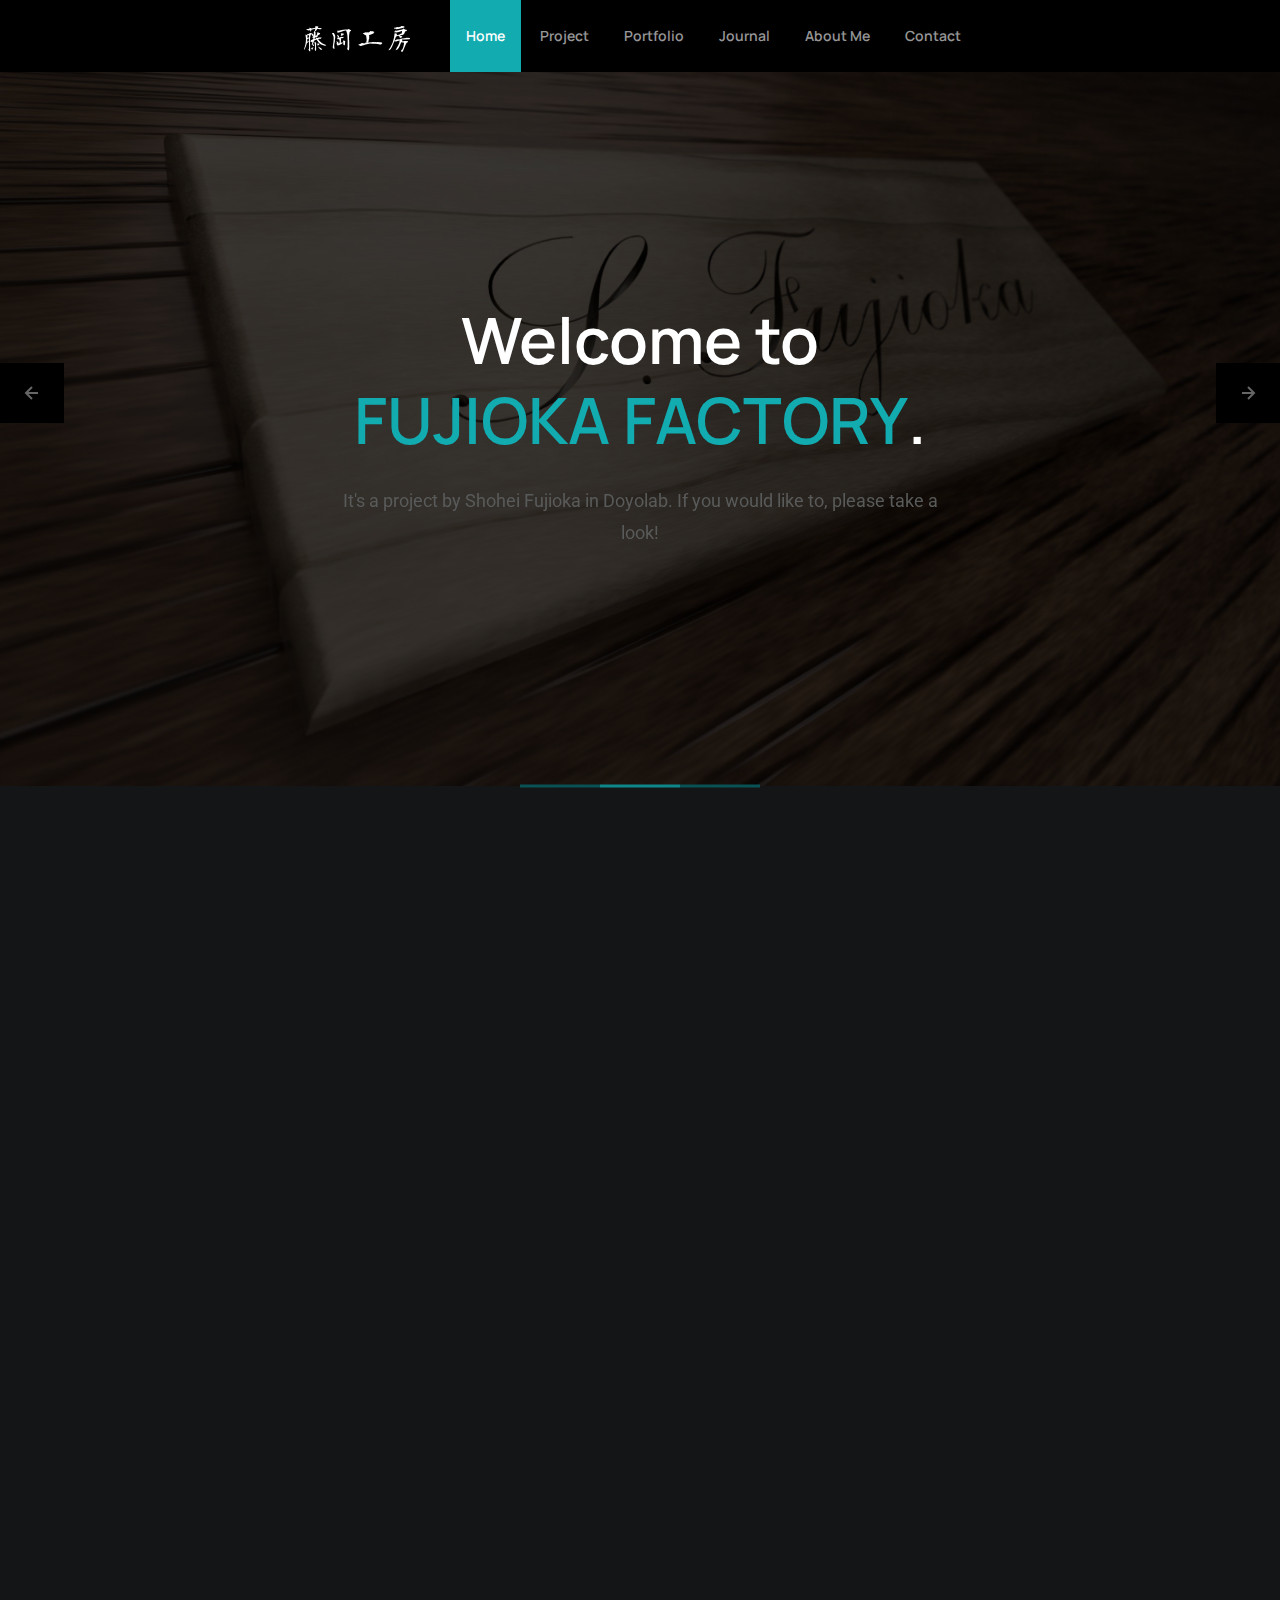
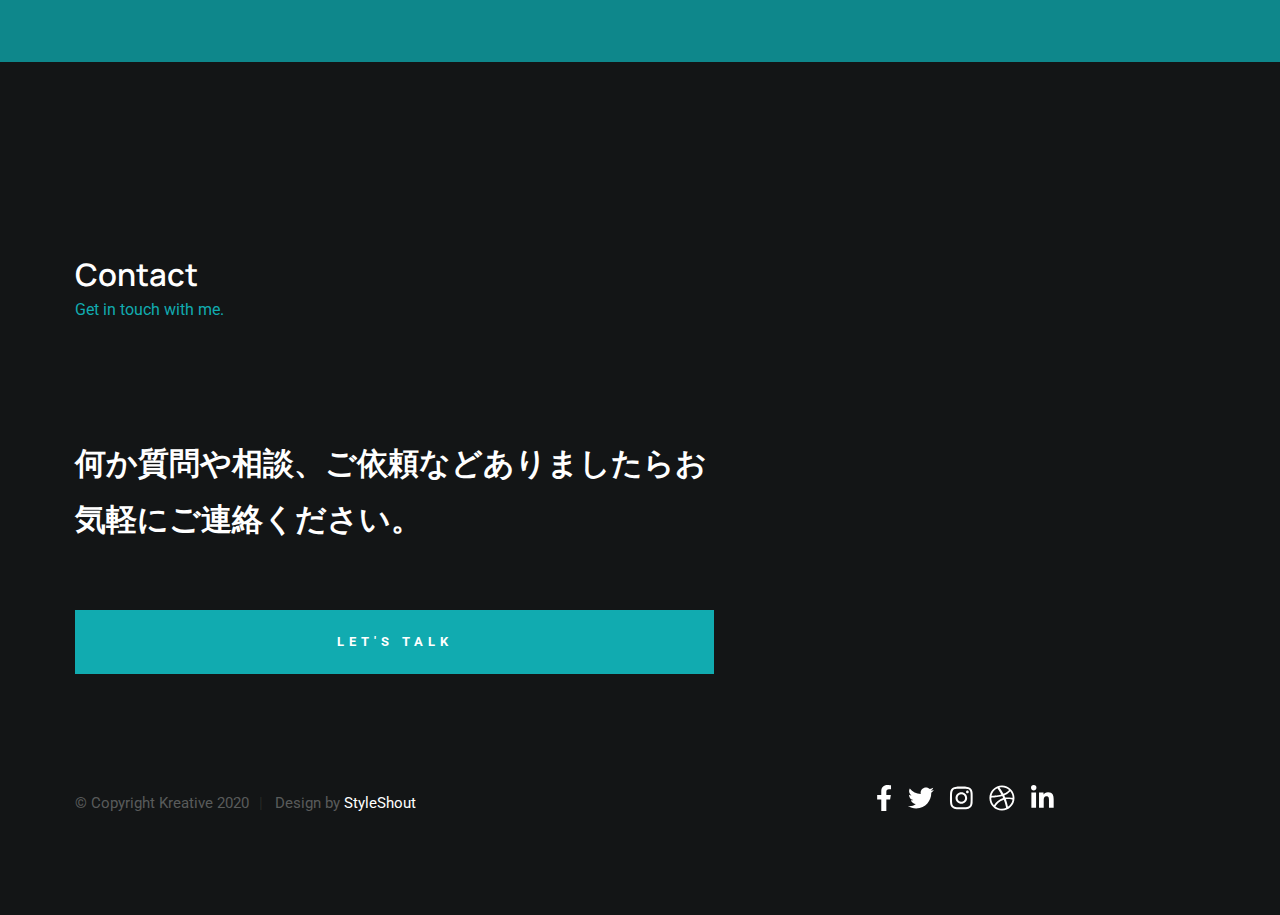
<file: index.html>
<!DOCTYPE html>
<html class="no-js" lang="jp">
<head>

    <!--- basic page needs
    ================================================== -->
    <meta charset="utf-8">
    <title>藤岡工房</title>
    <!-- ↓その文書の説明。""の中に入れる。 -->
    <meta name="description" content="">
    <!-- ↓その文書の作者。""の中に入れる。 -->
    <meta name="author" content="">

    <!-- mobile specific metas
    ================================================== -->
    <meta name="viewport" content="width=device-width, initial-scale=1">

    <!-- CSS
    ================================================== -->
    <link rel="stylesheet" href="css/styles.css">
    <link rel="stylesheet" href="css/vendor.css">

    <!-- script
    ================================================== -->
    <script src="js/modernizr.js"></script>
    <script defer src="js/fontawesome/all.min.js"></script>

    <!-- favicons
    ================================================== -->
    <link rel="apple-touch-icon" sizes="180x180" href="icon/apple_touch_icon_gt.png">
    <link rel="icon" type="image/png" sizes="32x32" href="icon/favicon_gt_32x32.png">
    <link rel="icon" type="image/png" sizes="16x16" href="icon/favicon_gt_16x16.png">
    <link rel="manifest" href="site.webmanifest">

</head>

<body id="top">


    <!-- preloader
    ================================================== -->
    <div id="preloader">
        <div id="loader"></div>
    </div>


    <!-- header
    ================================================== -->
    <header class="s-header">
        <div class="row">

            <div class="s-header__logo">
                <a href="index.html">
                    <img src="images/FujiokaFactoryWhite.svg" alt="藤岡工房">
                </a>
            </div>

            <nav class="s-header__nav">
                <ul>
                    <li class="current"><a class="smoothscroll" href="#home">Home</a></li>
                    <li><a class="smoothscroll" href="#services">Project</a></li>
                    <li><a class="smoothscroll" href="#portfolio">Portfolio</a></li>
                    <li><a class="smoothscroll" href="#blog">Journal</a></li>
                    <li><a class="smoothscroll" href="#about">About Me</a></li>
                    <li><a class="smoothscroll" href="#contact">Contact</a></li>
                </ul>
            </nav>

            <a class="s-header__menu-toggle" href="#0" title="Menu">
                <span class="s-header__menu-icon"></span>
            </a>

        </div> <!-- end row -->
    </header> <!-- end s-header -->


    <!-- home
    ================================================== -->
    <section id="home" class="s-home target-section" data-parallax="scroll" data-image-src="images/S.Fujioka_Plate.jpg" data-natural-width="3000" data-natural-height="2000">

        <div class="s-home__content">

            <div class="s-home__slider">

                <div class="s-home__slide s-home__slide--1">
                    <div class="row">
                        <div class="column large-12 s-home__slide-text">
                            <h2>
                            Welcome to<span>FUJIOKA FACTORY</span>.
                            </h2>
                            <p>
                            It's a project by Shohei Fujioka in Doyolab. 
                            If you would like to, please take a look!
                            </p>
                        </div>
                    </div>
                </div> <!-- end s-home__slide -->

                <div class="s-home__slide s-home__slide--2">
                    <div class="row">
                        <div class="column large-12 s-home__slider-text">
                            <h2>
                            I make Guitars and Bass.
                            Let's take a look at <a href="#portfolio" title="">our works</a>, 
                            <a href="#blog" title="">journals</a>
                            and more!!
                            </h2>
                            <p>
                            Check it out!
                            </p>
                        </div>
                    </div>
                </div> <!-- end s-home__slide -->

            </div> <!-- end s-home__slider -->

        </div> <!-- end s-home__content -->

        <div class="s-home__nav-arrows">
            <div class="s-home__arrow-prev">
                <svg xmlns="http://www.w3.org/2000/svg" width="24" height="24" viewBox="0 0 24 24"><path d="M12.707 17.293L8.414 13H18v-2H8.414l4.293-4.293-1.414-1.414L4.586 12l6.707 6.707z"/></svg>
            </div>
            <div class="s-home__arrow-next">
                <svg xmlns="http://www.w3.org/2000/svg" width="24" height="24" viewBox="0 0 24 24"><path d="M11.293 17.293l1.414 1.414L19.414 12l-6.707-6.707-1.414 1.414L15.586 11H6v2h9.586z"/></svg>
            </div>
        </div> <!-- end s-home__nav-arrows -->

        <div class="s-home__line"></div>

    </section> <!-- end s-home -->


    <!-- services
    ================================================== -->
    <section id="services" class="s-services target-section s-dark">

        <div class="row section-head">
            <div class="column large-3 medium-12" data-aos="fade-up">
                <h2>Project</h2>
                <p class="desc">---------- Research theme. ----------</p>
            </div>

            <div class="column large-8 medium-12 align-x-right" data-aos="fade-up">
               <h2>研究テーマは「楽器のマスカスタマイゼーション」</h2>
               <br>
                <p class="lead">
                少品種大量生産により生産コストを下げる「マスプロダクション(大量生産)」、顧客の要望に応じて仕様変更しカスタマイズを行う「カスタマイゼーション(受注生産)」。この2つの生産方式を掛け合わせ、顧客の要望に応じながら大量生産を可能にしたのが「マスカスタマイゼーション」です。<br><br>
                この「マスカスタマイゼーション」を楽器製作において活用することは可能かというのが研究テーマです。 <a href="blog-project.html">Read more...</a>
                </p>
            </div>
        </div> <!-- end section-head -->

        <div class="row block-large-1-3 block-medium-1-2 block-tab-full services-list">

            <div class="column services-item" data-aos="fade-up">
                <h5>Planning</h5>
                <p>
                この研究プロジェクトの概要や方針を決めていきます。
                </p>
            </div> <!-- end services-item -->

            <div class="column services-item" data-aos="fade-up">
                <h5>Modeling</h5>
                <p>
                3DCADソフトを用いてプロトタイプのモデリングをしていきます。
                </p>
            </div> <!-- end services-item -->

            <div class="column services-item" data-aos="fade-up">
                <h5>Craft</h5>
                <p>
                プロトタイプモデルを実際に製作していきます。
                </p>
            </div> <!-- end services-item -->

            <div class="column services-item" data-aos="fade-up">
                <h5>System</h5>
                <p>
                マスカスタマイゼーションの基盤となるシステムやハードウェアを構築していきます。
                </p>
            </div> <!-- end services-item -->

            <div class="column services-item" data-aos="fade-up">
                <h5>Results & Discussion</h5>
                <p>
                実際に製作してみたものを用いて検証していきます。
                </p>
            </div> <!-- end services-item -->

            <div class="column services-item" data-aos="fade-up">
                <h5>Conclusions</h5>
                <p>
                この研究プロジェクトの結果をまとめていきます。
                </p>
            </div> <!-- end services-item -->

        </div> <!-- end services-list -->

    </section> <!-- end s-services -->


    <!-- portfolio
    ================================================== -->
    <section id="portfolio" class="s-portfolio target-section">

        <div class="row section-head">
            <div class="column large-3 medium-12" data-aos="fade-up">
                <h2>Portfolio</h2>
                <p class="desc">Check out my projects.</p>
            </div>

            <div class="column large-8 medium-12 align-x-right" data-aos="fade-up">
                <p class="lead">
                xxxxxxxxxxxxxxxxxxxxxxxxxxxxxxxxxxxxxxxxxxxxxxxxxxxxxxxxxxxxxxxxxxx
                </p>
            </div>
        </div> <!-- end section-head -->

        <div class="row block-large-1-3 block-medium-1-2 block-mob-full folio-list">

            <div class="column folio-item" data-aos="fade-up">
                <a href="#modal-01" class="folio-item__thumb" data-lity>
                    <img src="images/portfolio/DriveBird.jpg" 
                         srcset="images/portfolio/DriveBird.jpg 1x, 
                                 images/portfolio/DriveBird@2x.jpg 2x" alt="">
                    <span class="folio-item__text">
                        Drive Bird
                    </span>
                </a>
            </div> <!-- end folio-item -->

            <div class="column folio-item" data-aos="fade-up">
                <a href="#modal-02" class="folio-item__thumb" data-lity>
                    <img src="images/portfolio/OctpusBass.jpg" 
                         srcset="images/portfolio/OctpusBass.jpg 1x, 
                                 images/portfolio/OctpusBass@2x.jpg 2x" alt="">
                    <span class="folio-item__text">
                        Voice of Octopus
                    </span>
                </a>
            </div> <!-- end folio-item -->

            <div class="column folio-item" data-aos="fade-up">
                <a href="#modal-03" class="folio-item__thumb" data-lity>
                    <img src="images/portfolio/OctpusBassBody.jpg" 
                         srcset="images/portfolio/OctpusBassBody.jpg 1x, 
                                 images/portfolio/OctpusBassBody@2x.jpg 2x" alt="">
                    <span class="folio-item__text">
                        Wood Body
                    </span>
                </a>
            </div> <!-- end folio-item -->

            <div class="column folio-item" data-aos="fade-up">
                <a href="#modal-04" class="folio-item__thumb" data-lity>
                    <img src="images/portfolio/PickGuard.jpg" 
                         srcset="images/portfolio/PickGuard.jpg 1x, 
                                 images/portfolio/PickGuard@2x.jpg 2x" alt="">
                    <span class="folio-item__text">
                        Wood Pickguard
                    </span>
                </a>
            </div> <!-- end folio-item -->

           <!--
            <div class="column folio-item" data-aos="fade-up">
                <a href="#modal-05" class="folio-item__thumb" data-lity>
                    <img src="images/portfolio/fuji.jpg" 
                         srcset="images/portfolio/fuji.jpg 1x, 
                                 images/portfolio/fuji@2x.jpg 2x" alt="">
                    <span class="folio-item__text">
                        Fuji
                    </span>
                </a>
            </div> <!-- end folio-item -->

           <!--
            <div class="column folio-item" data-aos="fade-up">
                <a href="#modal-06" class="folio-item__thumb" data-lity>
                    <img src="images/portfolio/skaterboy.jpg" 
                         srcset="images/portfolio/skaterboy.jpg 1x, 
                                 images/portfolio/skaterboy@2x.jpg 2x" alt="">
                    <span class="folio-item__text">
                        Skaterboy
                    </span>
                </a>
            </div> <!-- end folio-item -->

        </div> <!-- end folio-list -->


        <!-- Modal Popup
        =========================================================== -->
        <div id="modal-01" class="modal-popup lity-hide">

            <img src="images/portfolio/gallery/g-DriveBird.jpg" alt="" />

            <div class="modal-popup__desc">
                <h5>Drive Bird</h5>
                <p>Odio soluta enim quos sit asperiores rerum rerum repudiandae cum. Vel voluptatem alias qui assumenda iure et expedita voluptatem. Ratione officiis quae.</p>
                <ul class="modal-popup__cat">
                    <li>Branding</li>
                    <li>Product Design</li>
                </ul>
            </div>

            <a href="#0" class="modal-popup__details">Project link</a>

        </div> <!-- end modal-01 -->

        <div id="modal-02" class="modal-popup lity-hide">

            <img src="images/portfolio/gallery/g-OctpusBass.jpg" alt="" />

            <div class="modal-popup__desc">
                <h5>Voice of Octopus</h5>
                <p>Proin gravida nibh vel velit auctor aliquet. Aenean sollicitudin, lorem quis bibendum auctor, nisi elit consequat ipsum, nec sagittis sem nibh id elit.</p>
                <ul class="modal-popup__cat">
                    <li>Branding</li>
                </ul>
            </div>

            <a href="#0" class="modal-popup__details">Project link</a>

        </div><!-- end modal-02 -->

        <div id="modal-03" class="modal-popup lity-hide">

            <img src="images/portfolio/gallery/g-OctpusBassBody.jpg" alt="" />

            <div class="modal-popup__desc">
                <h5>Wood Body</h5>
                <p>Exercitationem reprehenderit quod explicabo consequatur aliquid ut magni ut. Deleniti quo corrupti illum velit eveniet ratione necessitatibus ipsam mollitia.</p>
                <ul class="modal-popup__cat">
                    <li>Product Design</li>
                </ul>
            </div>

            <a href="#0" class="modal-popup__details">Project link</a>

        </div><!-- end modal-03 -->

        <div id="modal-04" class="modal-popup lity-hide">

            <img src="images/portfolio/gallery/g-PickGuard.jpg" alt="" />

            <div class="modal-popup__desc">
                <h5>Wood Pickguard</h5>
                <p>Dolores velit qui quos nobis. Aliquam delectus voluptas quos possimus non voluptatem voluptas voluptas. Est doloribus eligendi porro doloribus voluptatum.</p>
                <ul class="modal-popup__cat">
                    <li>E-Commerce</li>
                </ul>
            </div>

            <a href="#0" class="modal-popup__details">Project link</a>

        </div><!-- end modal-04 -->

        <div id="modal-05" class="modal-popup lity-hide">

            <img src="images/portfolio/gallery/g-fuji.jpg" alt="" />

            <div class="modal-popup__desc">
                <h5>Fuji</h5>
                <p>Proin gravida nibh vel velit auctor aliquet. Aenean sollicitudin, lorem quis bibendum auctor, nisi elit consequat ipsum, nec sagittis sem nibh id elit.</p>
                <ul class="modal-popup__cat">
                    <li>Product Design</li>
                </ul>
            </div>

            <a href="#0" class="modal-popup__details">Project link</a>

        </div><!-- end modal-05 -->

        <div id="modal-06" class="modal-popup lity-hide">

            <img src="images/portfolio/gallery/g-skaterboy.jpg" alt="" />

            <div class="modal-popup__desc">
                <h5>Skaterboy</h5>
                <p>Quisquam vel libero consequuntur autem voluptas. Qui aut vero. Omnis fugit mollitia cupiditate voluptas. Aenean sollicitudin, lorem quis bibendum auctor.</p>
                <ul class="modal-popup__cat">
                    <li>Branding</li>
                    <li>Product Design</li>
                </ul>
            </div>

            <a href="#0" class="modal-popup__details">Project link</a>

        </div><!-- end modal-06 -->

    </section> <!-- end s-portfolio -->


    <!-- blog
    ================================================== -->
    <section id="blog" class="s-blog target-section s-dark">

        <div class="row section-head">
            <div class="column large-3 medium-12" data-aos="fade-up">
                <h2>Journal</h2>
                <p class="desc">My latest post.</p>
            </div>
        </div> <!-- end section-head -->

        <!-- Blog Entries -->
        <div class="blog-entries">
            
            <article class="blog-entry" data-aos="fade-up">

                <div class="row blog-entry__header">
                    <div class="blog-entry__avatar">
                        <img src="images/avatars/avt-web.jpg" alt="web code" />
                    </div>

                    <div class="column large-9 w-1000-stack blog-entry__title">
                        <h3 class="h2"><a href="blog-web.html">Webデザイン</a></h3>
                    </div>

                    <div class="column large-3 w-1000-stack blog-entry__meta">
                        <span class="blog-entry__date">2020, 6, xx</span>
                        <span class="blog-entry__byline">By xx</span> 
                    </div>
                </div> <!-- end blog-entry__header -->

                <div class="row">

                    <div class="column large-9 w-1000-stack blog-entry__content">
                        <p>
                        Gitをあまりにもほったらかしにしていたため、しっかり勉強してかっこいいホームページにしてみることにしました。
                        <a href="blog-web.html" class="more-link">Read More</a></p>
                    </div>

                </div>

            </article> <!-- end blog-entry -->

            <article class="blog-entry" data-aos="fade-up">

                <div class="row blog-entry__header">
                    <div class="blog-entry__avatar">
                        <img src="images/avatars/avt-CNC.jpg" alt="cnc" />
                    </div>

                    <div class="column large-9 w-1000-stack blog-entry__title">
                        <h3 class="h2"><a href="blog-CNC.html">CNC製作</a></h3>
                    </div>

                    <div class="column large-3 w-1000-stack blog-entry__meta">
                        <span class="blog-entry__date">2020, 6, xx</span>
                        <span class="blog-entry__byline">By xx</span> 
                    </div>
                </div> <!-- end blog-entry__header -->

                <div class="row">

                    <div class="column large-9 w-1000-stack blog-entry__content">
                        <p>
                        このプロジェクトの基盤となる、ギターベース製作に必要な専用のCNCを製作していきます。
                        <a href="blog-CNC.html" class="more-link">Read More</a></p>
                    </div>

                </div>

            </article> <!-- end blog-entry -->

            <article class="blog-entry" data-aos="fade-up">

                <div class="row blog-entry__header">
                    <div class="blog-entry__avatar">
                        <img src="images/avatars/avt-OctpusBass.jpg" alt="たこさんベース" />
                    </div>

                    <div class="column large-9 w-1000-stack blog-entry__title">
                        <h3 class="h2"><a href="blog-VoO.html">
                            Voice of Octopus
                        </a></h3>
                    </div>

                    <div class="column large-3 w-1000-stack blog-entry__meta">
                        <span class="blog-entry__date">2020, 6, xx</span>
                        <span class="blog-entry__byline">By xx</span> 
                    </div>
                </div> <!-- end blog-entry__header -->

                <div class="row">

                    <div class="column large-9 w-1000-stack blog-entry__content">
                        <p>
                        江の島での展示会のために製作したベース「Voice of Octopus」についてです。 <br>
                        <a href="blog-VoO.html" class="more-link">Read More</a></p>
                    </div>

                </div>

            </article> <!-- end blog-entry -->

            <article class="blog-entry" data-aos="fade-up">

                <div class="row blog-entry__header">
                    <div class="blog-entry__avatar">
                        <img src="images/avatars/avt-MC.jpg" alt="研究テーマ" />
                    </div>

                    <div class="column large-9 w-1000-stack blog-entry__title">
                        <h3 class="h2"><a href="blog-project.html">
                            研究テーマ「楽器のマスカスタマイゼーション」
                        </a></h3>
                    </div>

                    <div class="column large-3 w-1000-stack blog-entry__meta">
                        <span class="blog-entry__date">2020, 6, xx</span>
                        <span class="blog-entry__byline">By xx</span> 
                    </div>
                </div> <!-- end blog-entry__header -->

                <div class="row">

                    <div class="column large-9 w-1000-stack blog-entry__content">
                        <p>
                        この研究プロジェクトのテーマである、「楽器のマスカスタマイゼーション」についてです。
                        <a href="blog-project.html" class="more-link">Read More<i class="icon-angle-right"></i></a></p>
                    </div>

                </div>

            </article> <!-- end blog-entry -->
            
            <article class="blog-entry" data-aos="fade-up">

                <div class="row blog-entry__header">
                    <div class="blog-entry__avatar">
                        <img src="images/avatars/avt-DriveBird.jpg" alt="drive bird" />
                    </div>

                    <div class="column large-9 w-1000-stack blog-entry__title">
                        <h3 class="h2"><a href="blog-DB.html">プロトタイプ「Drive Bird」</a></h3>
                    </div>

                    <div class="column large-3 w-1000-stack blog-entry__meta">
                        <span class="blog-entry__date">2020, 6, xx</span>
                        <span class="blog-entry__byline">By xx</span> 
                    </div>
                </div> <!-- end blog-entry__header -->

                <div class="row">

                    <div class="column large-9 w-1000-stack blog-entry__content">
                        <p>
                        専門入門演習のときに製作した、一番最初のギターです。内部にエフェクターが内蔵されています。
                        <a href="blog-DB.html" class="more-link">Read More</a></p>
                    </div>

                </div>

            </article> <!-- end blog-entry -->

        </div> <!-- end blog entries -->

    </section> <!-- end s-blog -->


    <!-- about
    ================================================== -->
    <section id="about" class="s-about target-section">

        <div class="row section-head">
            <div class="column large-3 medium-12" data-aos="fade-up">
                <h2>About Me</h2>
                <p class="desc">This is what I am.</p>
            </div>

            <div class="column large-8 medium-12 align-x-right" data-aos="fade-up">
                <p class="lead">
                神奈川大学経営学部国際経営学科４年。道用ゼミ所属。<br>
                FabLab平塚でギターやベースを作っています。<br>
                趣味はギターやベースと戯れることです。<br>
                好きです、バンド。<br>
                最近の推しはKing GnuとSuspended 4thです。
                </p>
            </div>
        </div> <!-- end section-head -->

        
        <!--
         <div class="row">
            <div class="column" data-aos="fade-up">
                <h4>Meet The Team.</h4>
            </div>
        </div>
        -->

        <div class="row block-large-1-1 block-medium-1-1 block-tab-1-1 block-500-stack team-block">

            <div class="column team-member" data-aos="fade-up">
                <div class="team-member__pic">
                    <img src="images/team/team-member-01.jpg" 
                         srcset="images/team/team-member-01.jpg 1x, 
                                 images/team/team-member-01@2x.jpg 2x" alt="">
                </div>
                <div class="team-member__info">
                    <p class="team-member__name">
                        Shohei Fujioka
                        <span>Project Manager</span>
                    </p>
                    <ul class="team-member__social">
                        <li><a href="#0"><i class="fab fa-facebook-f" aria-hidden="true"></i></a></li>
                        <li><a href="#0"><i class="fab fa-twitter" aria-hidden="true"></i></a></li>
                        <li><a href="#0"><i class="fab fa-instagram" aria-hidden="true"></i></a></li>
                        <li><a href="#0"><i class="fab fa-dribbble" aria-hidden="true"></i></a></li>
                        <li><a href="#0"><i class="fab fa-linkedin-in" aria-hidden="true"></i></a></li>
                    </ul>
                </div>
            </div>
            
        </div> <!-- end team-block -->
        

    </section> <!-- end s-about -->


    <!-- testimonials
    ================================================== -->
    


    <!-- CTA
    ================================================== -->
    <section class="s-cta ss-dark">

        <div class="row heading-block heading-block--center" data-aos="fade-up">
            <div class="column">
                <h2 class="section-desc">
                    Click here for "doyolab".
                </h2>
            </div>
        </div> <!-- end heading-block -->

        <div class="row cta-content" data-aos="fade-up">
            <div class="column">
                <!-- CTAの説明文
                <p>
                We highly recommend <a href="https://www.dreamhost.com/r.cgi?287326">DreamHost</a>.
                Powerful web and Wordpress hosting. Guaranteed.
                Starting at $2.95 per month.
                </p>
                -->

                <a href="http://doyolab.net/" class="btn h-full-width">d o y o l a b</a>
            </div>
        </div> <!-- end ad-content -->

    </section> <!-- end s-cta -->


    <!-- contact
    ================================================== -->
    <section id="contact" class="s-contact target-section s-dark">

        <div class="row section-head">
            <div class="column large-3 medium-12">
                <h2>Contact</h2>
                <p class="desc">Get in touch with me.</p>
            </div>
        </div> <!-- end section-head -->

        <div class="row s-contact__content">

            <div class="column large-7 medium-12">
                <h3 class="display-1">
                    何か質問や相談、ご依頼などありましたらお気軽にご連絡ください。
                </h3>

                <div class="s-contact__email-us">
                    <a href="mailto:fujiokafactory@gmail.com" class="btn btn--primary h-full-width">Let's Talk</a>
                </div>
            </div>

           <!--住所や電話番号
            <div class="column large-4 medium-12 s-contact__info-blocks">
                <div class="row">
                    <div class="column large-12 medium-6 tab-12">
                        <div class="s-contact__info-block">
                            
                            <span class="s-contact__info-block-icon">
                                <svg xmlns="http://www.w3.org/2000/svg" width="24" height="24"><path d="M12 14c2.206 0 4-1.794 4-4s-1.794-4-4-4-4 1.794-4 4 1.794 4 4 4zm0-6c1.103 0 2 .897 2 2s-.897 2-2 2-2-.897-2-2 .897-2 2-2z"/><path d="M11.42 21.814a.998.998 0 001.16 0C12.884 21.599 20.029 16.44 20 10c0-4.411-3.589-8-8-8S4 5.589 4 9.995c-.029 6.445 7.116 11.604 7.42 11.819zM12 4c3.309 0 6 2.691 6 6.005.021 4.438-4.388 8.423-6 9.73-1.611-1.308-6.021-5.294-6-9.735 0-3.309 2.691-6 6-6z"/></svg>
                            </span>
        
                            <h5>Find us here</h5>
                            <p>
                            1600 Amphitheatre Parkway <br>
                            Mountain View, California <br>
                            94043 US
                            </p>
                        </div> <!-- end s-contact__info-block --
                    </div>

                    <div class="column large-12 medium-6 tab-12">
                        <div class="s-contact__info-block">
                            <span class="s-contact__info-block-icon">
                                <svg xmlns="http://www.w3.org/2000/svg" width="24" height="24"><path d="M17.707 12.293a.999.999 0 00-1.414 0l-1.594 1.594c-.739-.22-2.118-.72-2.992-1.594s-1.374-2.253-1.594-2.992l1.594-1.594a.999.999 0 000-1.414l-4-4a.999.999 0 00-1.414 0L3.581 5.005c-.38.38-.594.902-.586 1.435.023 1.424.4 6.37 4.298 10.268s8.844 4.274 10.269 4.298h.028c.528 0 1.027-.208 1.405-.586l2.712-2.712a.999.999 0 000-1.414l-4-4.001zm-.127 6.712c-1.248-.021-5.518-.356-8.873-3.712-3.366-3.366-3.692-7.651-3.712-8.874L7 4.414 9.586 7 8.293 8.293a1 1 0 00-.272.912c.024.115.611 2.842 2.271 4.502s4.387 2.247 4.502 2.271a.991.991 0 00.912-.271L17 14.414 19.586 17l-2.006 2.005z"/></svg>
                            </span>
        
                            <h5>Say hello</h5>
                            <p>
                            hello@kreative.com <br>
                            +197 543 2345 <br>
                            +197 123 9876
                            </p>
                        </div> <!-- end s-contact__info-block --
                    </div>
                </div> <!-- end row --
            </div> <!-- end s-contact__info-blocks --
            -->

        </div> <!-- end s-contact__content -->

    </section> <!-- end s-contact -->


    <!-- footer
    ================================================== -->
    <footer class="s-footer">
        <div class="row">
            <div class="column large-4 medium-6 w-1000-stack s-footer__social-block">
                <ul class="s-footer__social">
                    <li><a href="#0"><i class="fab fa-facebook-f" aria-hidden="true"></i></a></li>
                    <li><a href="#0"><i class="fab fa-twitter" aria-hidden="true"></i></a></li>
                    <li><a href="#0"><i class="fab fa-instagram" aria-hidden="true"></i></a></li>
                    <li><a href="#0"><i class="fab fa-dribbble" aria-hidden="true"></i></a></li>
                    <li><a href="#0"><i class="fab fa-linkedin-in" aria-hidden="true"></i></a></li>
                </ul>
            </div>

            <div class="column large-7 medium-6 w-1000-stack ss-copyright">
                <span>© Copyright Kreative 2020</span> 
                <span>Design by <a href="https://www.styleshout.com/">StyleShout</a></span>
            </div>
        </div>

        <div class="ss-go-top">
            <a class="smoothscroll" title="Back to Top" href="#top">
                <svg xmlns="http://www.w3.org/2000/svg" viewBox="0 0 24 24"><path d="M6 4h12v2H6zm5 10v6h2v-6h5l-6-6-6 6z"/></svg>
            </a>
        </div> <!-- end ss-go-top -->
    </footer>


    <!-- Java Script
    ================================================== -->
    <script src="js/jquery-3.2.1.min.js"></script>
    <script src="js/plugins.js"></script>
    <script src="js/main.js"></script>

</body>

</html>
</file>
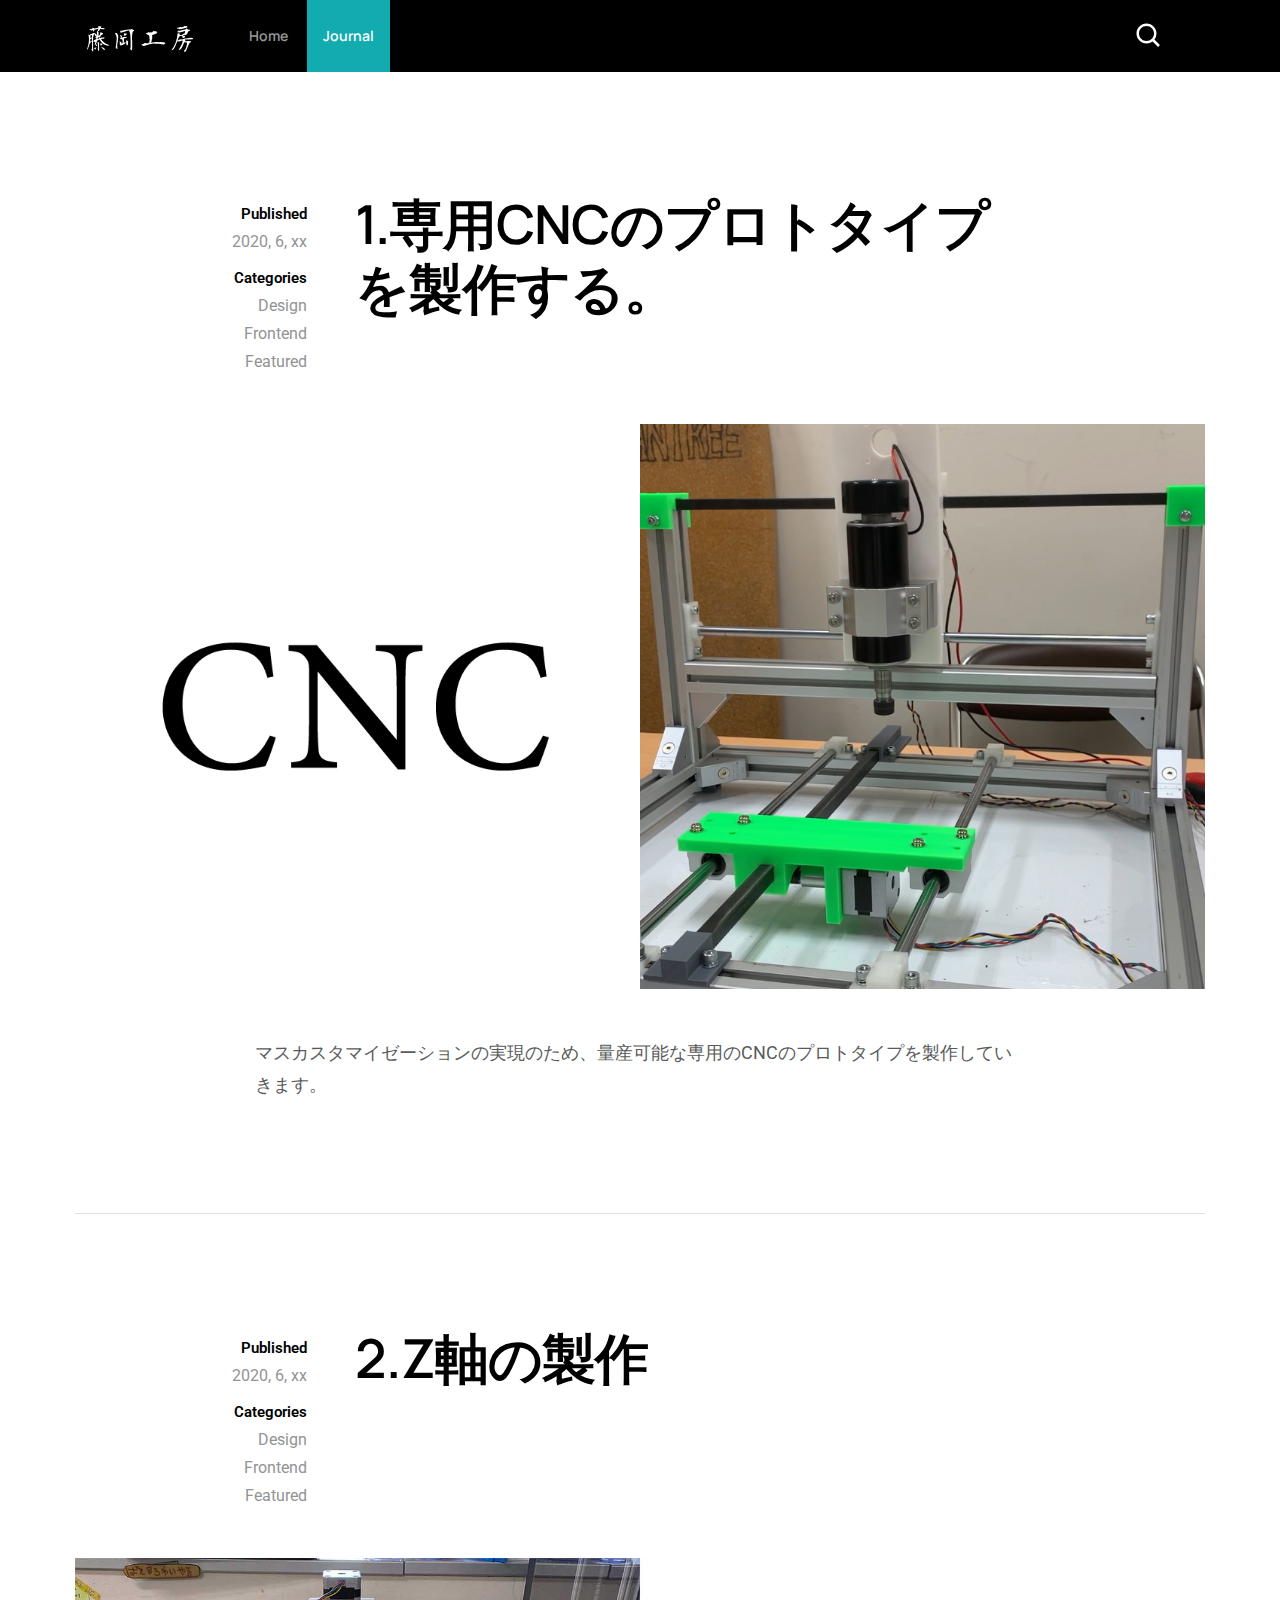
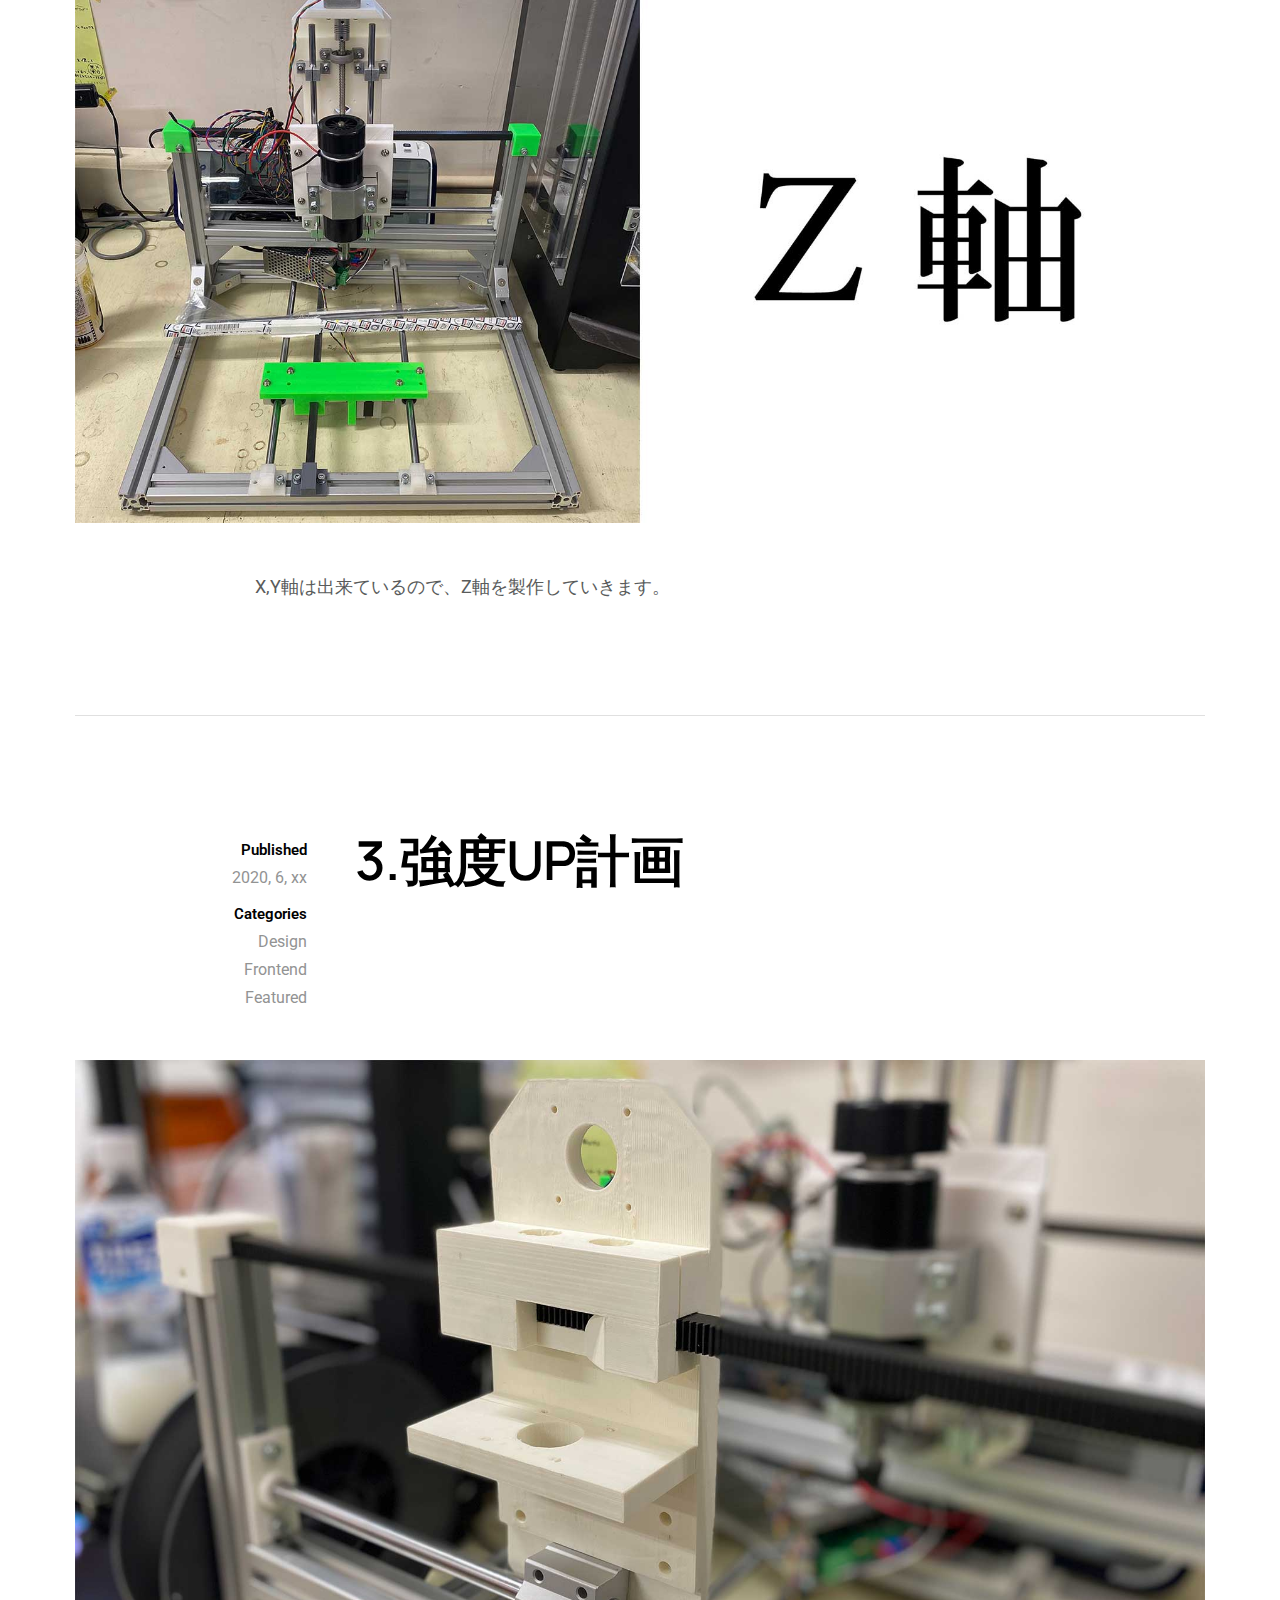
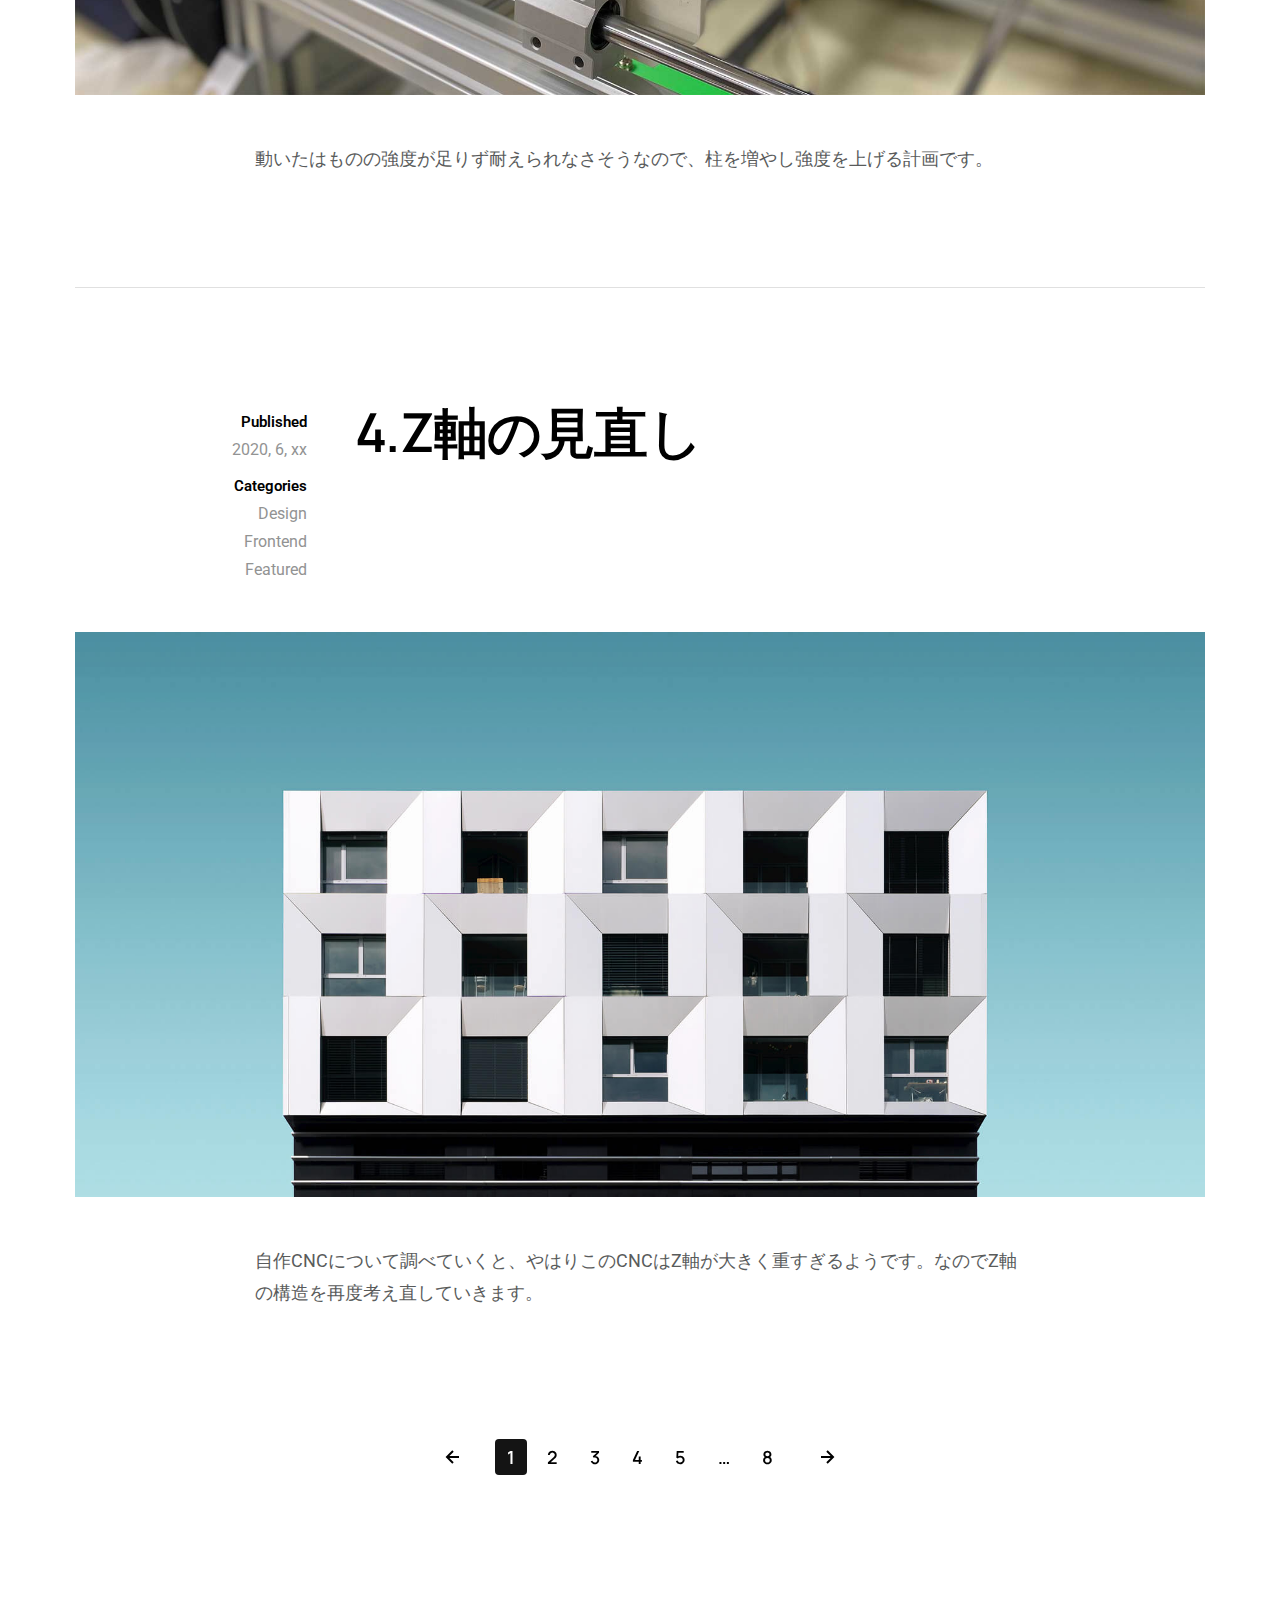
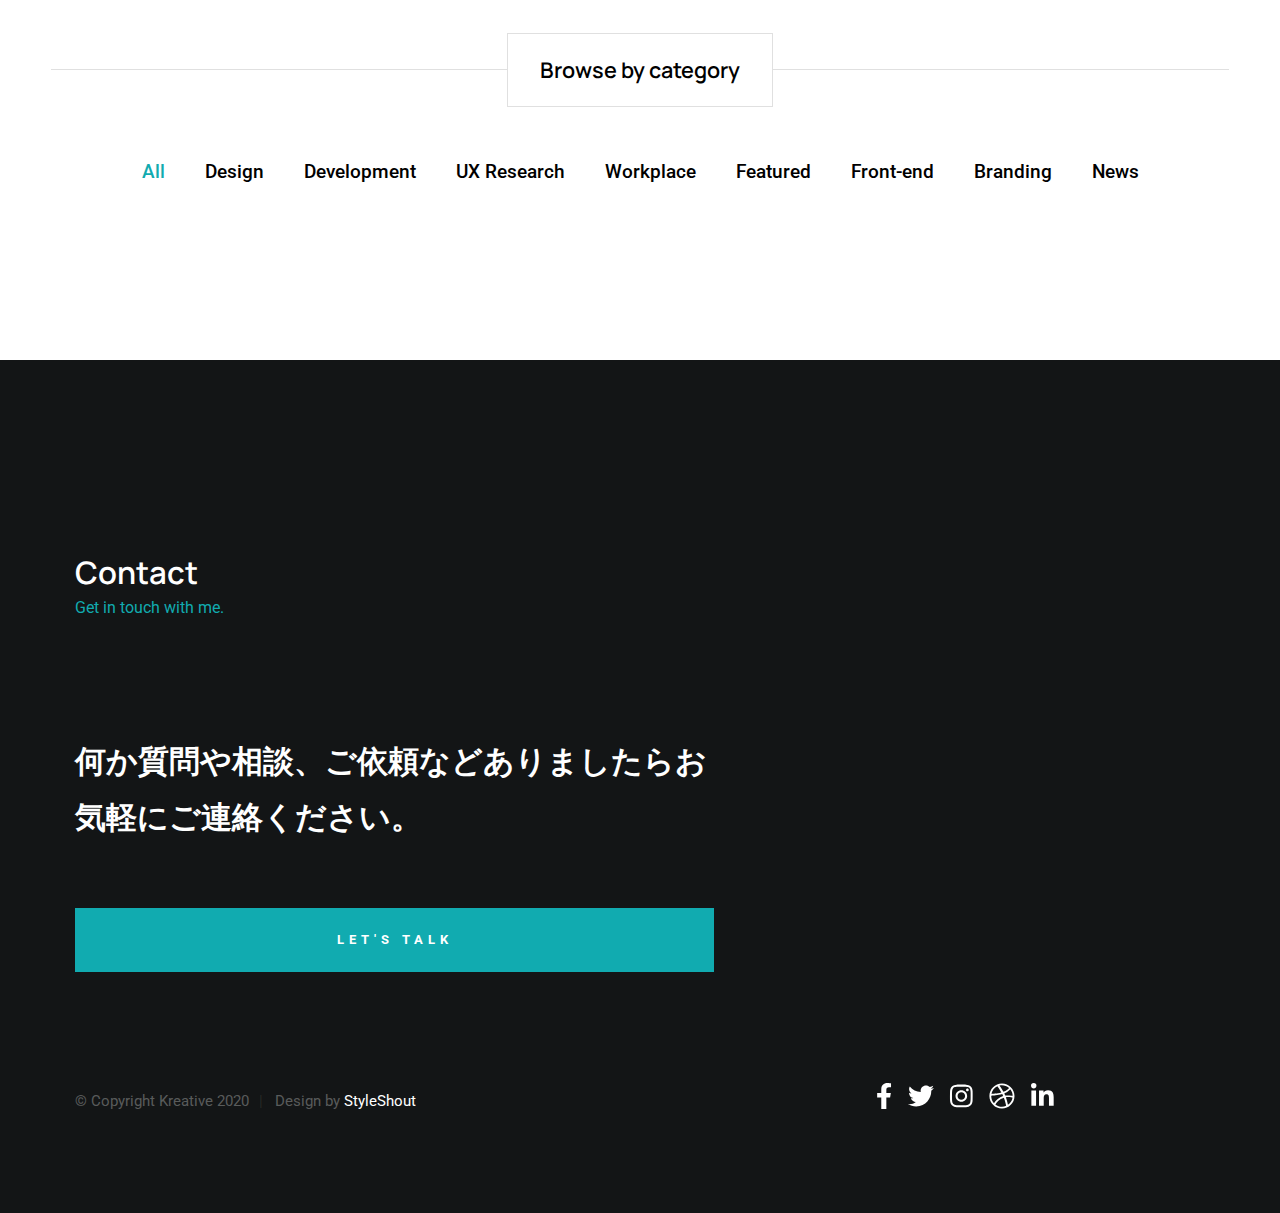
<file: blog-CNC.html>
<!DOCTYPE html>
<html class="no-js" lang="jp">
<head>

    <!--- basic page needs
    ================================================== -->
    <meta charset="utf-8">
    <title>CNC - 藤岡工房</title>
    <meta name="description" content="">
    <meta name="author" content="">

    <!-- mobile specific metas
    ================================================== -->
    <meta name="viewport" content="width=device-width, initial-scale=1">

    <!-- CSS
    ================================================== -->
    <link rel="stylesheet" href="css/styles.css">
    <link rel="stylesheet" href="css/vendor.css">

    <!-- script
    ================================================== -->
    <script src="js/modernizr.js"></script>
    <script defer src="js/fontawesome/all.min.js"></script>

    <!-- favicons
    ================================================== -->
    <link rel="apple-touch-icon" sizes="180x180" href="icon/apple_touch_icon_gt.png">
    <link rel="icon" type="image/png" sizes="32x32" href="icon/favicon_gt_32x32.png">
    <link rel="icon" type="image/png" sizes="16x16" href="icon/favicon_gt_16x16.png">
    <link rel="manifest" href="site.webmanifest">

</head>

<body id="top">


    <!-- preloader
    ================================================== -->
    <div id="preloader">
        <div id="loader"></div>
    </div>


    <!-- header
    ================================================== -->
    <header class="s-header s-header--blog">
        <div class="row">

            <div class="s-header__logo">
                <a href="index.html">
                    <img src="images/FujiokaFactoryWhite.svg" alt="藤岡工房">
                </a>
            </div>

            <nav class="s-header__nav">
                <ul>
                    <li><a href="index.html">Home</a></li>
                    <li class="current"><a href="index.html#blog">Journal</a></li>
                </ul>
            </nav>

            <a class="s-header__menu-toggle" href="#0" title="Menu">
                <span class="s-header__menu-icon"></span>
            </a>

            <div class="s-header__search-block">

                <div class="s-header__search">
                    <form role="search" method="get" class="s-header__search-form" action="#">
                        <label>
                            <span class="hide-content">Search for:</span>
                            <input type="search" class="search-field"  value="" name="s" title="Search for:" >
                        </label>
                        <input type="submit" class="search-submit" value="Search">
                    </form>
        
                    <a href="#0" title="Close Search" class="s-header__overlay-close">Close</a>
                </div>
    
                <a class="s-header__search-trigger" href="#0">
                    <svg xmlns="http://www.w3.org/2000/svg" viewBox="0 0 24 24"><path d="M10 18a7.952 7.952 0 004.897-1.688l4.396 4.396 1.414-1.414-4.396-4.396A7.952 7.952 0 0018 10c0-4.411-3.589-8-8-8s-8 3.589-8 8 3.589 8 8 8zm0-14c3.309 0 6 2.691 6 6s-2.691 6-6 6-6-2.691-6-6 2.691-6 6-6z"/></svg>
                </a>

            </div> <!-- end s-header__search-block -->

        </div> <!-- end row -->
    </header> <!-- end s-header -->


    <!-- blog content
    ================================================== -->
    <section class="blog-content">

        <div class="row">
            <div class="column large-12">

                <div class="blog-post-listing">
                    
                    <article class="blog-post">

                        <div class="blog-post__header">
                            <h1 class="blog-post__title">
                                <a href="blog-single.html" title="">
                                1.専用CNCのプロトタイプを製作する。
                                </a>
                            </h1>
                            
                            <div class="blog-post__meta">

                                <div class="blog-post__date">2020, 6, xx</div>
              
                                <p class="blog-post__cat">
                                   <a href="category.html">Design</a>
                                   <a href="category.html">Frontend</a>
                                   <a href="category.html">Featured</a>
                                </p>
              
                             </div>
                        </div> <!-- blog-post__header -->

                        <a href="blog-single.html" class="blog-post__thumb">
                            <img src="images/blog/CNC/cnc-w-1500.jpg" 
                                 srcset="images/blog/CNC/cnc-w-1500.jpg 1500w, 
                                         images/blog/CNC/cnc-w-750.jpg 750w, "
                                          sizes="(max-width: 1500px) 100vw, 1500px" alt="CNCの製作">
                        </a> <!-- blog-post__thumb -->

                        <div class="blog-post__content">

                           <p class="blog-post__excerpt">
                            マスカスタマイゼーションの実現のため、量産可能な専用のCNCのプロトタイプを製作していきます。
                           </p>

                        </div> <!-- blog-post__content -->

                    </article> <!-- blog post -->


                    <article class="blog-post">

                        <div class="blog-post__header">
                            <h1 class="blog-post__title">
                                <a href="blog-single.html" title="">
                                2.Z軸の製作
                                </a>
                            </h1>
                            
                            <div class="blog-post__meta">

                                <div class="blog-post__date">2020, 6, xx</div>
              
                                <p class="blog-post__cat">
                                   <a href="category.html">Design</a>
                                   <a href="category.html">Frontend</a>
                                   <a href="category.html">Featured</a>
                                </p>
              
                             </div>
                        </div> <!-- blog-post__header -->

                        <a href="blog-single.html" class="blog-post__thumb">
                            <img src="images/blog/CNC/cnc-2-1800.jpg" 
                                 srcset="images/blog/CNC/cnc-2-2400.jpg 2400w, 
                                         images/blog/CNC/cnc-2-1800.jpg 1800w, 
                                         images/blog/CNC/cnc-2-600.jpg 600w" sizes="(max-width: 2400px) 100vw, 2400px" alt="CNCのZ軸">
                        </a> <!-- blog-post__thumb -->

                        <div class="blog-post__content">

                           <p class="blog-post__excerpt">
                            X,Y軸は出来ているので、Z軸を製作していきます。
                           </p>

                        </div> <!-- blog-post__content -->

                    </article> <!-- blog post -->
                    
                    
                    <article class="blog-post">

                        <div class="blog-post__header">
                            <h1 class="blog-post__title">
                                <a href="blog-single.html" title="">
                                3.強度UP計画
                                </a>
                            </h1>
                            
                            <div class="blog-post__meta">

                                <div class="blog-post__date">2020, 6, xx</div>
              
                                <p class="blog-post__cat">
                                   <a href="category.html">Design</a>
                                   <a href="category.html">Frontend</a>
                                   <a href="category.html">Featured</a>
                                </p>
              
                             </div>
                        </div> <!-- blog-post__header -->

                        <a href="blog-single.html" class="blog-post__thumb">
                            <img src="images/blog/CNC/cnc-3-1920.jpg" 
                                 srcset="images/blog/CNC/cnc-3-1920.jpg 1920w, 
                                         images/blog/CNC/cnc-3-960.jpg 960w, "
                                         sizes="(max-width: 1920px) 100vw, 1920px" alt="CNCの強度UP">
                        </a> <!-- blog-post__thumb -->

                        <div class="blog-post__content">

                           <p class="blog-post__excerpt">
                            動いたはものの強度が足りず耐えられなさそうなので、柱を増やし強度を上げる計画です。
                           </p>

                        </div> <!-- blog-post__content -->

                    </article> <!-- blog post -->
                    
                    
                    <article class="blog-post">

                        <div class="blog-post__header">
                            <h1 class="blog-post__title">
                                <a href="blog-single.html" title="">
                                4.Z軸の見直し
                                </a>
                            </h1>
                            
                            <div class="blog-post__meta">

                                <div class="blog-post__date">2020, 6, xx</div>
              
                                <p class="blog-post__cat">
                                   <a href="category.html">Design</a>
                                   <a href="category.html">Frontend</a>
                                   <a href="category.html">Featured</a>
                                </p>
              
                             </div>
                        </div> <!-- blog-post__header -->

                        <a href="blog-single.html" class="blog-post__thumb">
                            <img src="images/thumbs/post/minimalist-1800.jpg" 
                                 srcset="images/thumbs/post/minimalist-2400.jpg 2400w, 
                                         images/thumbs/post/minimalist-1800.jpg 1800w, 
                                         images/thumbs/post/minimalist-600.jpg 600w" sizes="(max-width: 2400px) 100vw, 2400px" alt="">
                        </a> <!-- blog-post__thumb -->

                        <div class="blog-post__content">

                           <p class="blog-post__excerpt">
                            自作CNCについて調べていくと、やはりこのCNCはZ軸が大きく重すぎるようです。なのでZ軸の構造を再度考え直していきます。
                           </p>

                        </div> <!-- blog-post__content -->

                    </article> <!-- blog post -->
                    

                </div> <!-- end blog-post-listing -->

                <div class="row pagination-wrap">
                    <div class="column">
                        <nav class="pgn aos-init aos-animate" data-aos="fade-up">
                            <ul>
                                <li>
                                    <a class="pgn__prev" href="#0">
                                        <svg xmlns="http://www.w3.org/2000/svg" width="24" height="24" viewBox="0 0 24 24"><path d="M12.707 17.293L8.414 13H18v-2H8.414l4.293-4.293-1.414-1.414L4.586 12l6.707 6.707z"/></svg>
                                    </a>
                                </li>
                                <li><span class="pgn__num current">1</span></li>
                                <li><a class="pgn__num" href="#0">2</a></li>
                                <li><a class="pgn__num" href="#0">3</a></li>
                                <li><a class="pgn__num" href="#0">4</a></li>
                                <li><a class="pgn__num" href="#0">5</a></li>
                                <li><span class="pgn__num dots">…</span></li>
                                <li><a class="pgn__num" href="#0">8</a></li>
                                <li>
                                    <a class="pgn__next" href="#0">
                                        <svg xmlns="http://www.w3.org/2000/svg" width="24" height="24" viewBox="0 0 24 24"><path d="M11.293 17.293l1.414 1.414L19.414 12l-6.707-6.707-1.414 1.414L15.586 11H6v2h9.586z"/></svg>
                                    </a>
                                </li>
                            </ul>
                        </nav>
                    </div>
                </div>  <!-- end pagination-wrap -->

            </div> <!-- column -->
        </div> <!-- row -->

    </section> <!-- end blog-content -->


    <!-- category block
    ================================================== -->
    <section class="category-block">
        <div class="row">
            <div class="column">
                <h3>Browse by category</h3>
                
                <ul class="category-list">
                    <li class="current"><a href="blog.html">All</a></li>
                    <li><a href="category.html">Design</a></li>
                    <li><a href="category.html">Development</a></li>
                    <li><a href="category.html">UX Research</a></li>
                    <li><a href="category.html">Workplace</a></li>
                    <li><a href="category.html">Featured</a></li>
                    <li><a href="category.html">Front-end</a></li>
                    <li><a href="category.html">Branding</a></li>
                    <li><a href="category.html">News</a></li>
                </ul>
            </div>
        </div>
    </section> <!-- end category-block -->


    <!-- contact
    ================================================== -->
    <section id="contact" class="s-contact s-dark">

        <div class="row section-head">
            <div class="column large-3 medium-12">
                <h2>Contact</h2>
                <p class="desc">Get in touch with me.</p>
            </div>
        </div> <!-- end section-head -->

        <div class="row s-contact__content">

            <div class="column large-7 medium-12">
                <h3 class="display-1">
                    何か質問や相談、ご依頼などありましたらお気軽にご連絡ください。
                </h3>

                <div class="s-contact__email-us">
                    <a href="mailto:fujiokafactory@gmail.com" class="btn btn--primary h-full-width">Let's Talk</a>
                </div>
            </div>

           <!--
            <div class="column large-4 medium-12 s-contact__info-blocks">
                <div class="row">
                    <div class="column large-12 medium-6 tab-12">
                        <div class="s-contact__info-block">
                            
                            <span class="s-contact__info-block-icon">
                                <svg xmlns="http://www.w3.org/2000/svg" width="24" height="24"><path d="M12 14c2.206 0 4-1.794 4-4s-1.794-4-4-4-4 1.794-4 4 1.794 4 4 4zm0-6c1.103 0 2 .897 2 2s-.897 2-2 2-2-.897-2-2 .897-2 2-2z"/><path d="M11.42 21.814a.998.998 0 001.16 0C12.884 21.599 20.029 16.44 20 10c0-4.411-3.589-8-8-8S4 5.589 4 9.995c-.029 6.445 7.116 11.604 7.42 11.819zM12 4c3.309 0 6 2.691 6 6.005.021 4.438-4.388 8.423-6 9.73-1.611-1.308-6.021-5.294-6-9.735 0-3.309 2.691-6 6-6z"/></svg>
                            </span>
        
                            <h5>Find us here</h5>
                            <p>
                            1600 Amphitheatre Parkway <br>
                            Mountain View, California <br>
                            94043 US
                            </p>
                        </div> <!-- end s-contact__info-block --
                    </div>

                    <div class="column large-12 medium-6 tab-12">
                        <div class="s-contact__info-block">
                            <span class="s-contact__info-block-icon">
                                <svg xmlns="http://www.w3.org/2000/svg" width="24" height="24"><path d="M17.707 12.293a.999.999 0 00-1.414 0l-1.594 1.594c-.739-.22-2.118-.72-2.992-1.594s-1.374-2.253-1.594-2.992l1.594-1.594a.999.999 0 000-1.414l-4-4a.999.999 0 00-1.414 0L3.581 5.005c-.38.38-.594.902-.586 1.435.023 1.424.4 6.37 4.298 10.268s8.844 4.274 10.269 4.298h.028c.528 0 1.027-.208 1.405-.586l2.712-2.712a.999.999 0 000-1.414l-4-4.001zm-.127 6.712c-1.248-.021-5.518-.356-8.873-3.712-3.366-3.366-3.692-7.651-3.712-8.874L7 4.414 9.586 7 8.293 8.293a1 1 0 00-.272.912c.024.115.611 2.842 2.271 4.502s4.387 2.247 4.502 2.271a.991.991 0 00.912-.271L17 14.414 19.586 17l-2.006 2.005z"/></svg>
                            </span>
        
                            <h5>Say hello</h5>
                            <p>
                            hello@kreative.com <br>
                            +197 543 2345 <br>
                            +197 123 9876
                            </p>
                        </div> <!-- end s-contact__info-block --
                    </div>
                </div> <!-- end row --
            </div> <!-- end s-contact__info-blocks --
            -->

        </div> <!-- end s-contact__content -->

    </section> <!-- end s-contact -->


    <!-- footer
    ================================================== -->
    <footer class="s-footer">
        <div class="row">
            <div class="column large-4 medium-6 w-1000-stack s-footer__social-block">
                <ul class="s-footer__social">
                    <li><a href="#0"><i class="fab fa-facebook-f" aria-hidden="true"></i></a></li>
                    <li><a href="#0"><i class="fab fa-twitter" aria-hidden="true"></i></a></li>
                    <li><a href="#0"><i class="fab fa-instagram" aria-hidden="true"></i></a></li>
                    <li><a href="#0"><i class="fab fa-dribbble" aria-hidden="true"></i></a></li>
                    <li><a href="#0"><i class="fab fa-linkedin-in" aria-hidden="true"></i></a></li>
                </ul>
            </div>

            <div class="column large-7 medium-6 w-1000-stack ss-copyright">
                <span>© Copyright Kreative 2020</span> 
                <span>Design by <a href="https://www.styleshout.com/">StyleShout</a></span>
            </div>
        </div>

        <div class="ss-go-top">
            <a class="smoothscroll" title="Back to Top" href="#top">
                <svg xmlns="http://www.w3.org/2000/svg" viewBox="0 0 24 24"><path d="M6 4h12v2H6zm5 10v6h2v-6h5l-6-6-6 6z"/></svg>
            </a>
        </div> <!-- end ss-go-top -->
    </footer>


    <!-- Java Script
    ================================================== -->
    <script src="js/jquery-3.2.1.min.js"></script>
    <script src="js/plugins.js"></script>
    <script src="js/main.js"></script>

</body>

</html>
</file>
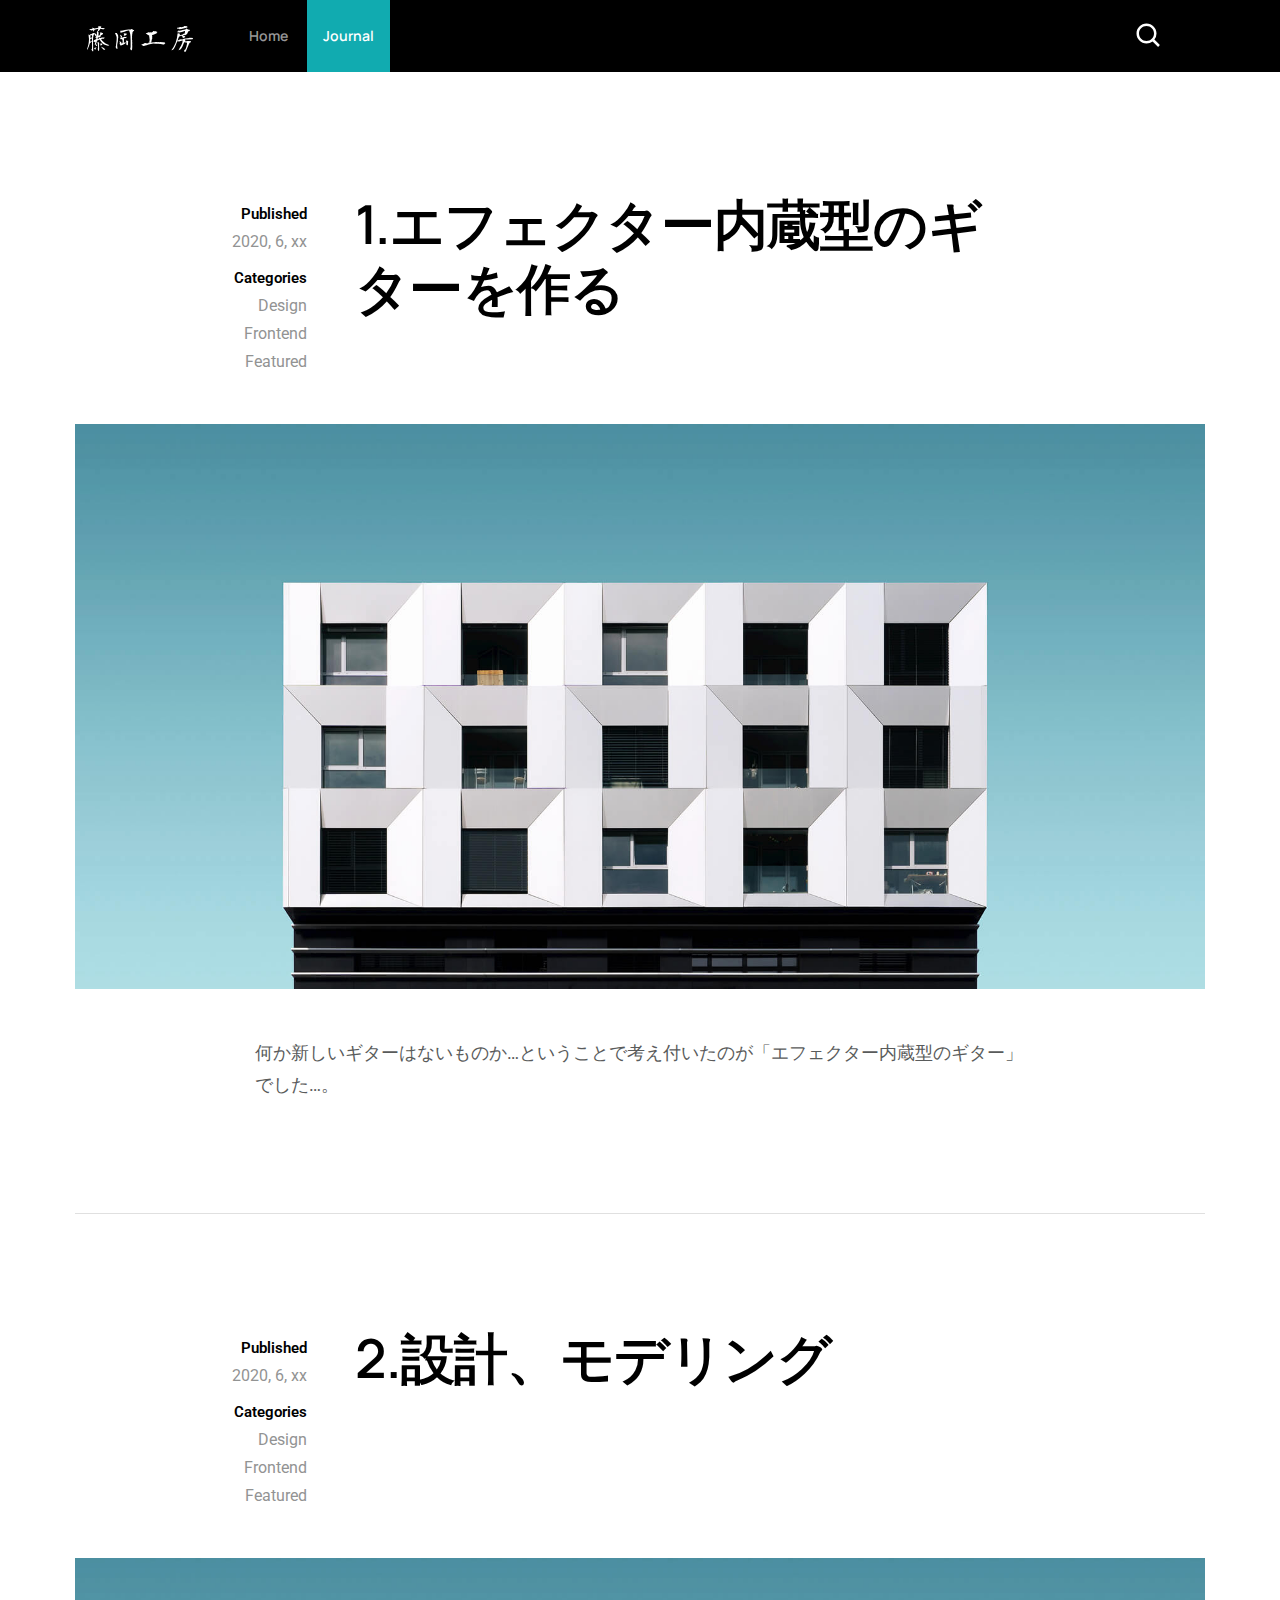
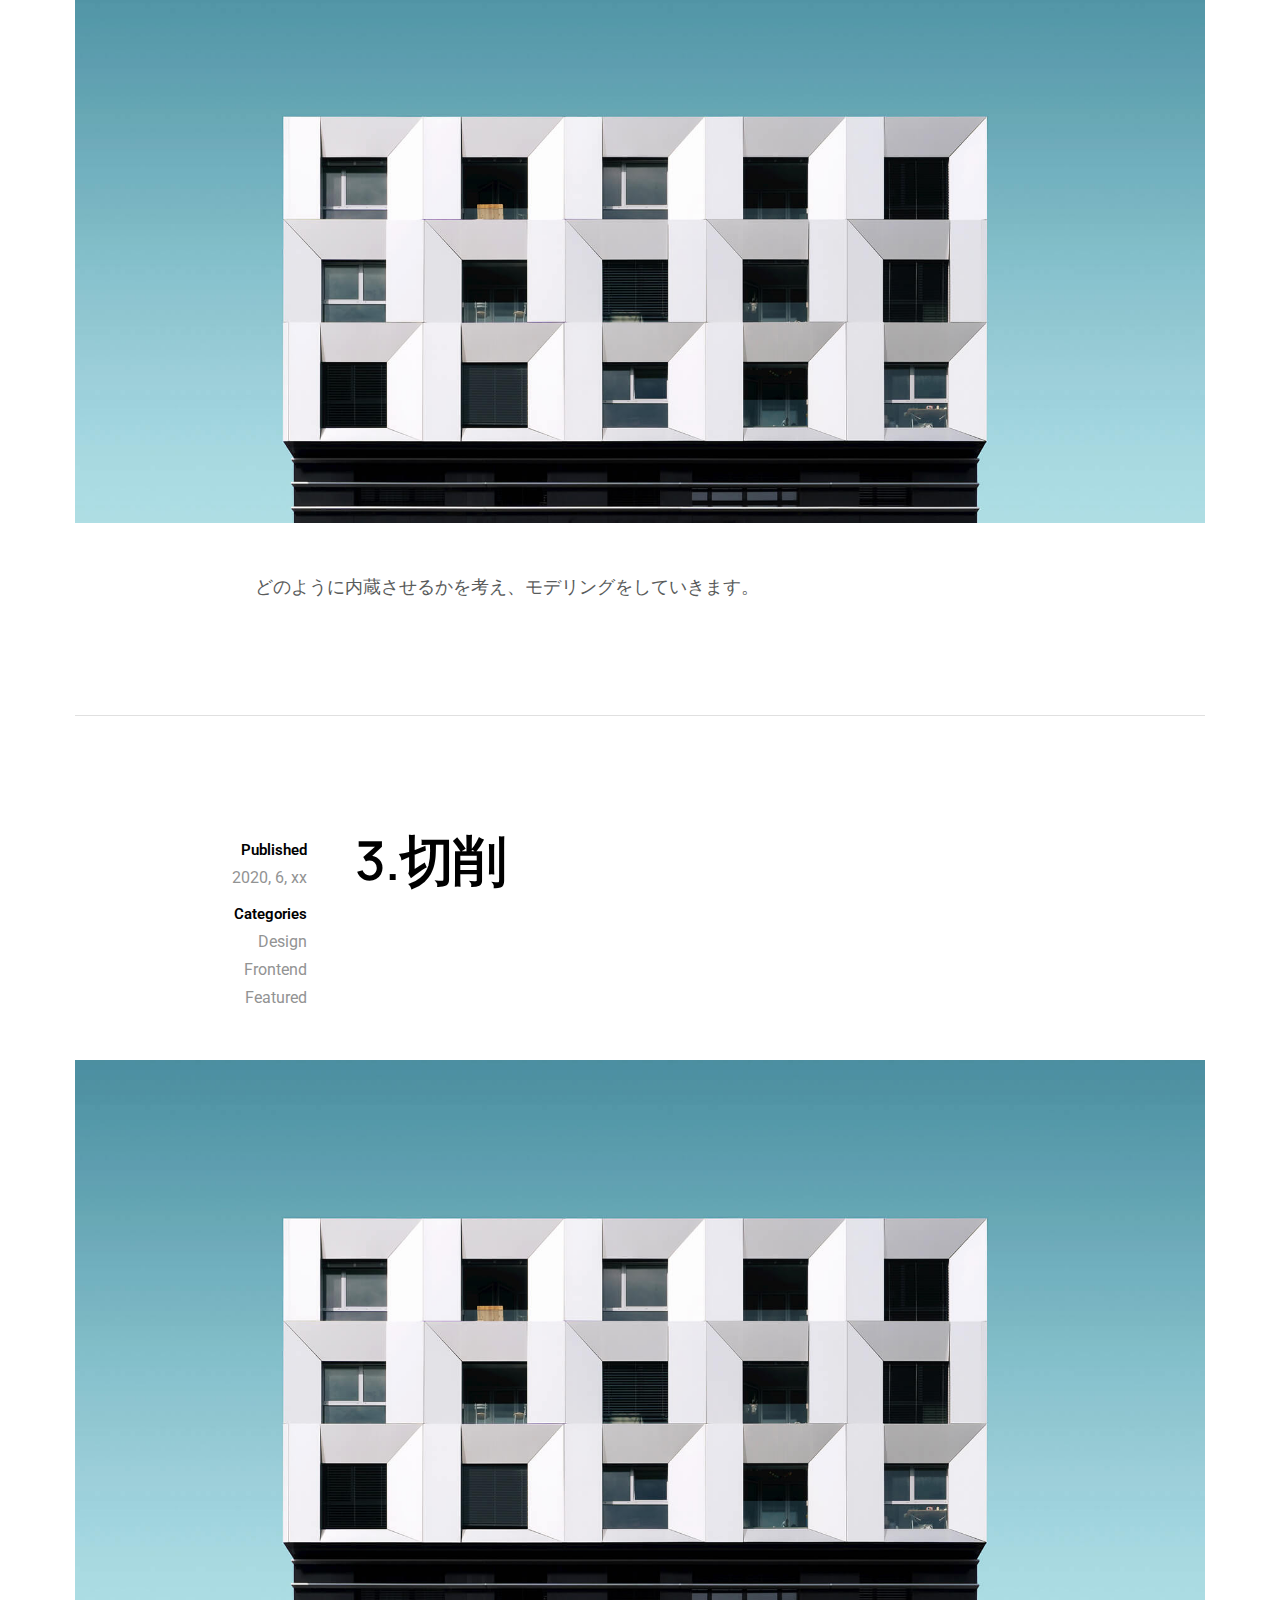
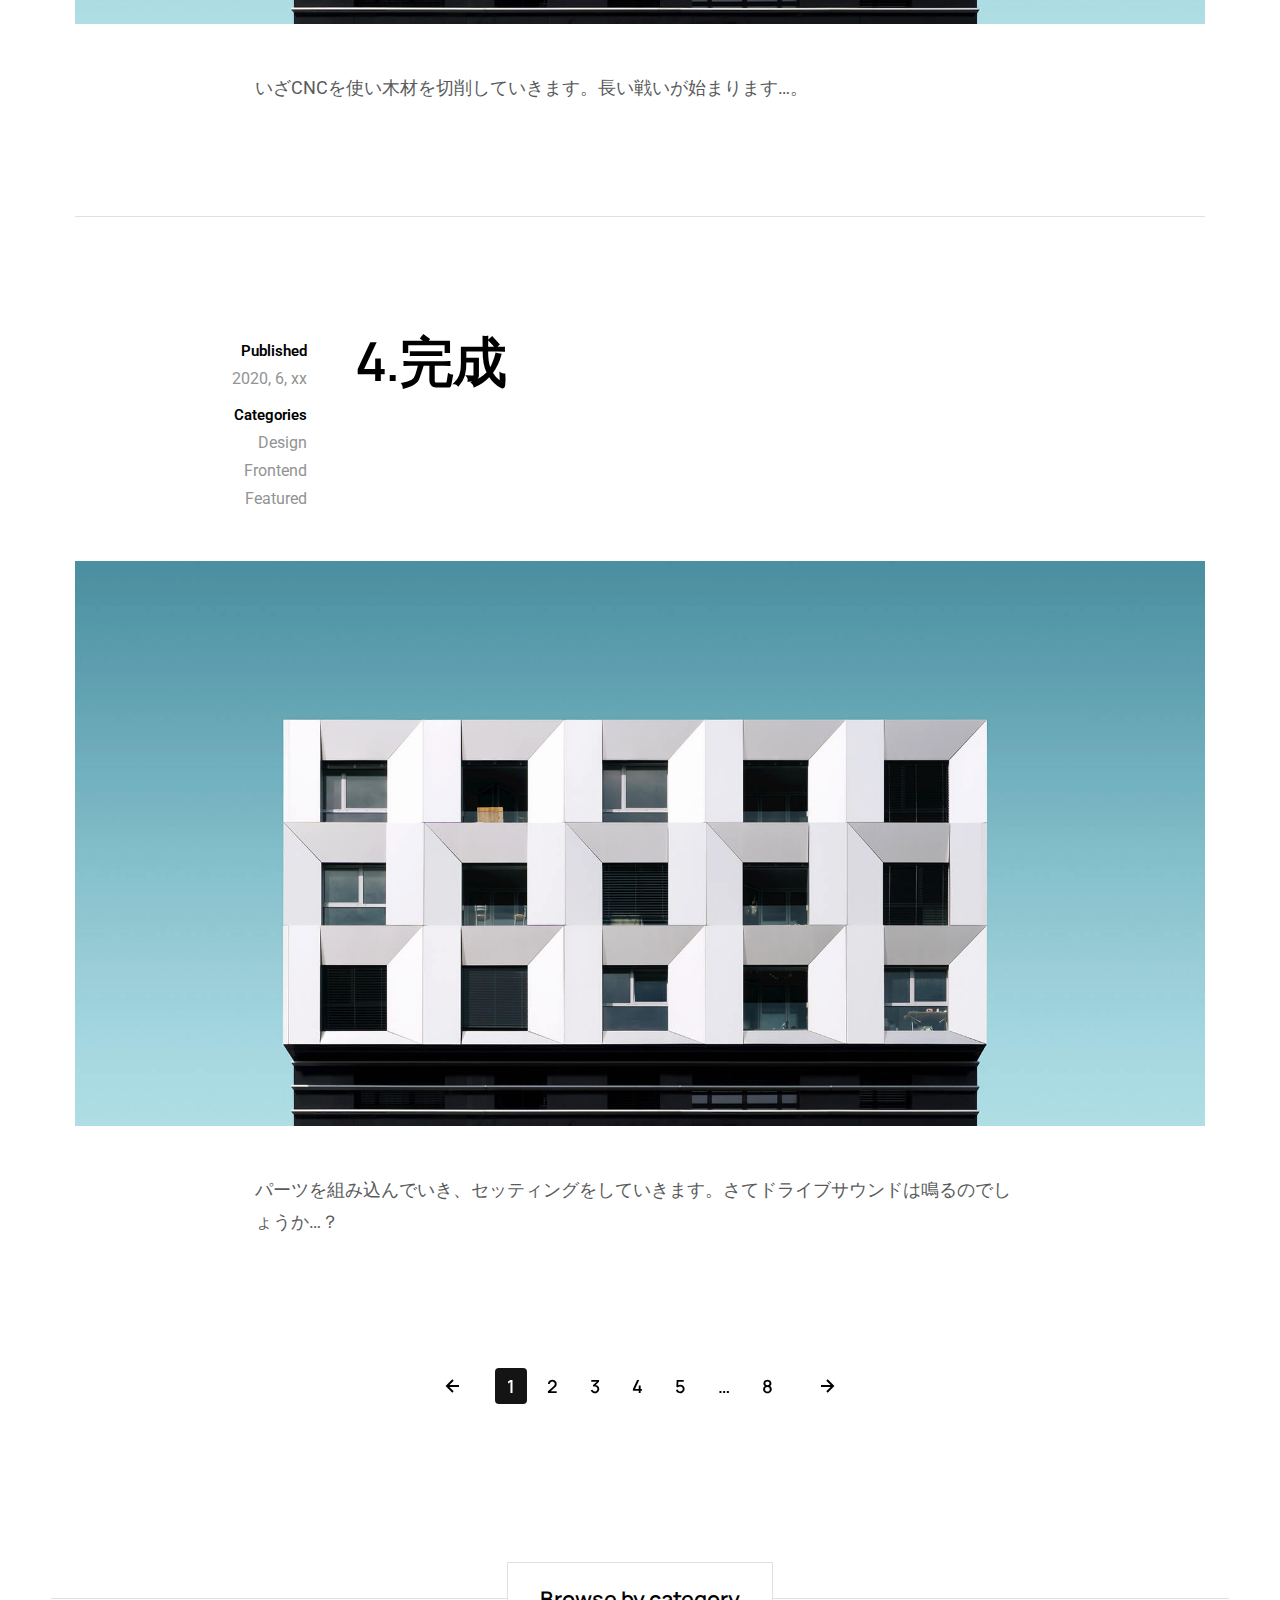
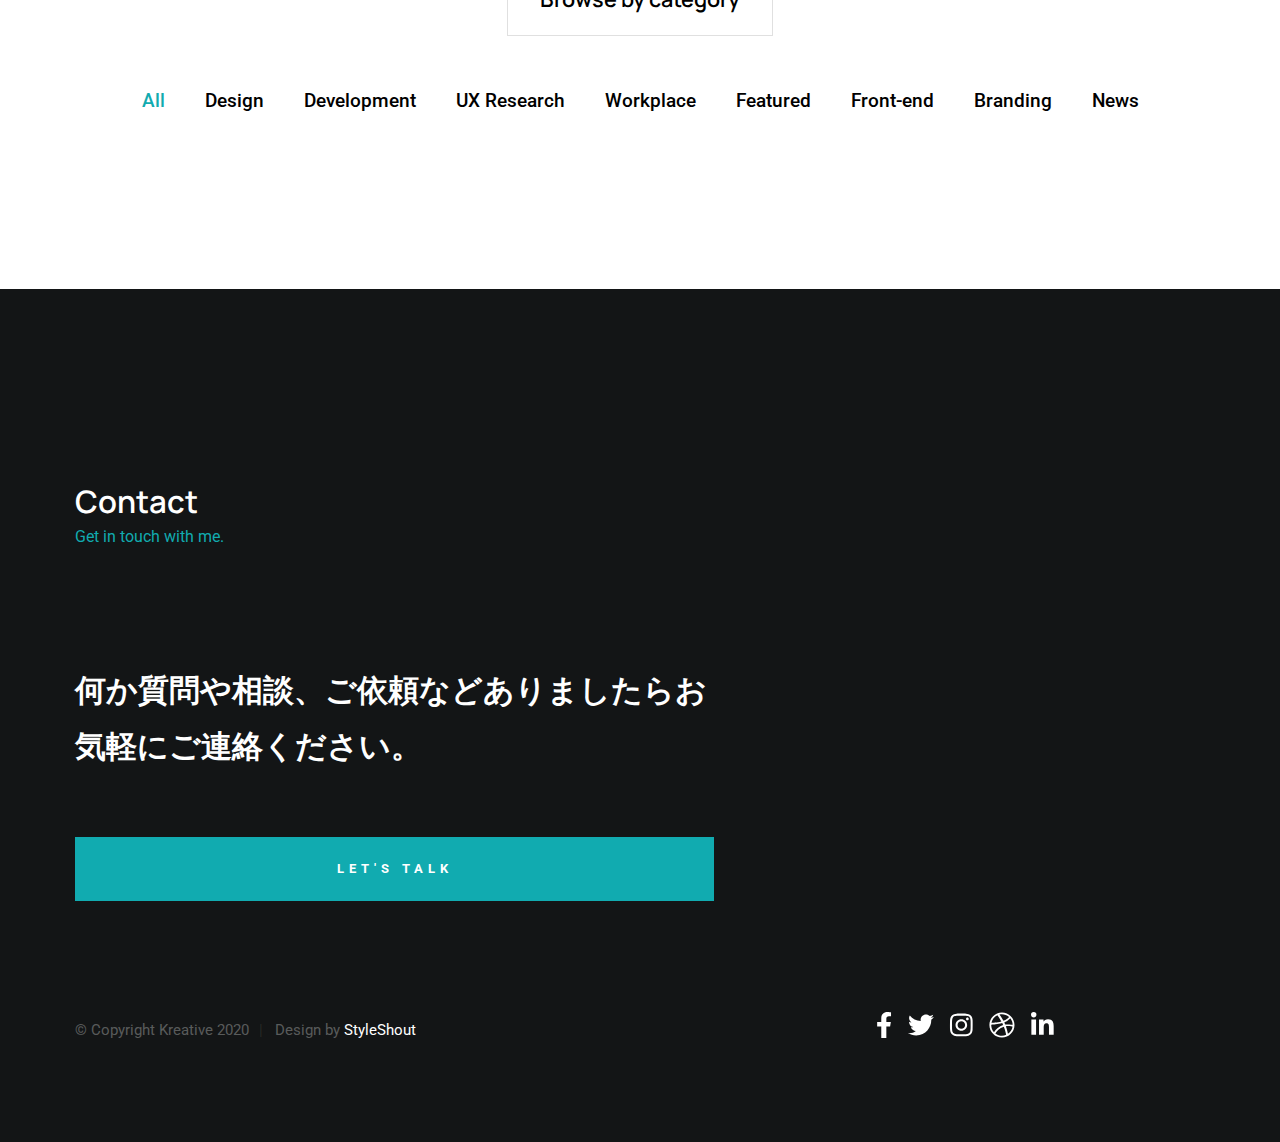
<file: blog-DB.html>
<!DOCTYPE html>
<html class="no-js" lang="jp">
<head>

    <!--- basic page needs
    ================================================== -->
    <meta charset="utf-8">
    <title>Drive Bird - 藤岡工房</title>
    <meta name="description" content="">
    <meta name="author" content="">

    <!-- mobile specific metas
    ================================================== -->
    <meta name="viewport" content="width=device-width, initial-scale=1">

    <!-- CSS
    ================================================== -->
    <link rel="stylesheet" href="css/styles.css">
    <link rel="stylesheet" href="css/vendor.css">

    <!-- script
    ================================================== -->
    <script src="js/modernizr.js"></script>
    <script defer src="js/fontawesome/all.min.js"></script>

    <!-- favicons
    ================================================== -->
    <link rel="apple-touch-icon" sizes="180x180" href="icon/apple_touch_icon_gt.png">
    <link rel="icon" type="image/png" sizes="32x32" href="icon/favicon_gt_32x32.png">
    <link rel="icon" type="image/png" sizes="16x16" href="icon/favicon_gt_16x16.png">
    <link rel="manifest" href="site.webmanifest">

</head>

<body id="top">


    <!-- preloader
    ================================================== -->
    <div id="preloader">
        <div id="loader"></div>
    </div>


    <!-- header
    ================================================== -->
    <header class="s-header s-header--blog">
        <div class="row">

            <div class="s-header__logo">
                <a href="index.html">
                    <img src="images/FujiokaFactoryWhite.svg" alt="藤岡工房">
                </a>
            </div>

            <nav class="s-header__nav">
                <ul>
                    <li><a href="index.html">Home</a></li>
                    <li class="current"><a href="index.html#blog">Journal</a></li>
                </ul>
            </nav>

            <a class="s-header__menu-toggle" href="#0" title="Menu">
                <span class="s-header__menu-icon"></span>
            </a>

            <div class="s-header__search-block">

                <div class="s-header__search">
                    <form role="search" method="get" class="s-header__search-form" action="#">
                        <label>
                            <span class="hide-content">Search for:</span>
                            <input type="search" class="search-field"  value="" name="s" title="Search for:" >
                        </label>
                        <input type="submit" class="search-submit" value="Search">
                    </form>
        
                    <a href="#0" title="Close Search" class="s-header__overlay-close">Close</a>
                </div>
    
                <a class="s-header__search-trigger" href="#0">
                    <svg xmlns="http://www.w3.org/2000/svg" viewBox="0 0 24 24"><path d="M10 18a7.952 7.952 0 004.897-1.688l4.396 4.396 1.414-1.414-4.396-4.396A7.952 7.952 0 0018 10c0-4.411-3.589-8-8-8s-8 3.589-8 8 3.589 8 8 8zm0-14c3.309 0 6 2.691 6 6s-2.691 6-6 6-6-2.691-6-6 2.691-6 6-6z"/></svg>
                </a>

            </div> <!-- end s-header__search-block -->

        </div> <!-- end row -->
    </header> <!-- end s-header -->


    <!-- blog content
    ================================================== -->
    <section class="blog-content">

        <div class="row">
            <div class="column large-12">

                <div class="blog-post-listing">
                    
                    <article class="blog-post">

                        <div class="blog-post__header">
                            <h1 class="blog-post__title">
                                <a href="blog-single.html" title="">
                                1.エフェクター内蔵型のギターを作る
                                </a>
                            </h1>
                            
                            <div class="blog-post__meta">

                                <div class="blog-post__date">2020, 6, xx</div>
              
                                <p class="blog-post__cat">
                                   <a href="category.html">Design</a>
                                   <a href="category.html">Frontend</a>
                                   <a href="category.html">Featured</a>
                                </p>
              
                             </div>
                        </div> <!-- blog-post__header -->

                        <a href="blog-single.html" class="blog-post__thumb">
                            <img src="images/thumbs/post/minimalist-1800.jpg" 
                                 srcset="images/thumbs/post/minimalist-2400.jpg 2400w, 
                                         images/thumbs/post/minimalist-1800.jpg 1800w, 
                                         images/thumbs/post/minimalist-600.jpg 600w" sizes="(max-width: 2400px) 100vw, 2400px" alt="">
                        </a> <!-- blog-post__thumb -->

                        <div class="blog-post__content">

                           <p class="blog-post__excerpt">
                            何か新しいギターはないものか…ということで考え付いたのが「エフェクター内蔵型のギター」でした…。
                           </p>

                        </div> <!-- blog-post__content -->

                    </article> <!-- blog post -->


                    <article class="blog-post">

                        <div class="blog-post__header">
                            <h1 class="blog-post__title">
                                <a href="blog-single.html" title="">
                                2.設計、モデリング
                                </a>
                            </h1>
                            
                            <div class="blog-post__meta">

                                <div class="blog-post__date">2020, 6, xx</div>
              
                                <p class="blog-post__cat">
                                   <a href="category.html">Design</a>
                                   <a href="category.html">Frontend</a>
                                   <a href="category.html">Featured</a>
                                </p>
              
                             </div>
                        </div> <!-- blog-post__header -->

                        <a href="blog-single.html" class="blog-post__thumb">
                            <img src="images/thumbs/post/minimalist-1800.jpg" 
                                 srcset="images/thumbs/post/minimalist-2400.jpg 2400w, 
                                         images/thumbs/post/minimalist-1800.jpg 1800w, 
                                         images/thumbs/post/minimalist-600.jpg 600w" sizes="(max-width: 2400px) 100vw, 2400px" alt="">
                        </a> <!-- blog-post__thumb -->

                        <div class="blog-post__content">

                           <p class="blog-post__excerpt">
                            どのように内蔵させるかを考え、モデリングをしていきます。
                           </p>

                        </div> <!-- blog-post__content -->

                    </article> <!-- blog post -->
                    
                    
                    <article class="blog-post">

                        <div class="blog-post__header">
                            <h1 class="blog-post__title">
                                <a href="blog-single.html" title="">
                                3.切削
                                </a>
                            </h1>
                            
                            <div class="blog-post__meta">

                                <div class="blog-post__date">2020, 6, xx</div>
              
                                <p class="blog-post__cat">
                                   <a href="category.html">Design</a>
                                   <a href="category.html">Frontend</a>
                                   <a href="category.html">Featured</a>
                                </p>
              
                             </div>
                        </div> <!-- blog-post__header -->

                        <a href="blog-single.html" class="blog-post__thumb">
                            <img src="images/thumbs/post/minimalist-1800.jpg" 
                                 srcset="images/thumbs/post/minimalist-2400.jpg 2400w, 
                                         images/thumbs/post/minimalist-1800.jpg 1800w, 
                                         images/thumbs/post/minimalist-600.jpg 600w" sizes="(max-width: 2400px) 100vw, 2400px" alt="">
                        </a> <!-- blog-post__thumb -->

                        <div class="blog-post__content">

                           <p class="blog-post__excerpt">
                            いざCNCを使い木材を切削していきます。長い戦いが始まります…。
                           </p>

                        </div> <!-- blog-post__content -->

                    </article> <!-- blog post -->
                    
                    
                    <article class="blog-post">

                        <div class="blog-post__header">
                            <h1 class="blog-post__title">
                                <a href="blog-single.html" title="">
                                4.完成
                                </a>
                            </h1>
                            
                            <div class="blog-post__meta">

                                <div class="blog-post__date">2020, 6, xx</div>
              
                                <p class="blog-post__cat">
                                   <a href="category.html">Design</a>
                                   <a href="category.html">Frontend</a>
                                   <a href="category.html">Featured</a>
                                </p>
              
                             </div>
                        </div> <!-- blog-post__header -->

                        <a href="blog-single.html" class="blog-post__thumb">
                            <img src="images/thumbs/post/minimalist-1800.jpg" 
                                 srcset="images/thumbs/post/minimalist-2400.jpg 2400w, 
                                         images/thumbs/post/minimalist-1800.jpg 1800w, 
                                         images/thumbs/post/minimalist-600.jpg 600w" sizes="(max-width: 2400px) 100vw, 2400px" alt="">
                        </a> <!-- blog-post__thumb -->

                        <div class="blog-post__content">

                           <p class="blog-post__excerpt">
                            パーツを組み込んでいき、セッティングをしていきます。さてドライブサウンドは鳴るのでしょうか…？
                           </p>

                        </div> <!-- blog-post__content -->

                    </article> <!-- blog post -->
                    

                </div> <!-- end blog-post-listing -->

                <div class="row pagination-wrap">
                    <div class="column">
                        <nav class="pgn aos-init aos-animate" data-aos="fade-up">
                            <ul>
                                <li>
                                    <a class="pgn__prev" href="#0">
                                        <svg xmlns="http://www.w3.org/2000/svg" width="24" height="24" viewBox="0 0 24 24"><path d="M12.707 17.293L8.414 13H18v-2H8.414l4.293-4.293-1.414-1.414L4.586 12l6.707 6.707z"/></svg>
                                    </a>
                                </li>
                                <li><span class="pgn__num current">1</span></li>
                                <li><a class="pgn__num" href="#0">2</a></li>
                                <li><a class="pgn__num" href="#0">3</a></li>
                                <li><a class="pgn__num" href="#0">4</a></li>
                                <li><a class="pgn__num" href="#0">5</a></li>
                                <li><span class="pgn__num dots">…</span></li>
                                <li><a class="pgn__num" href="#0">8</a></li>
                                <li>
                                    <a class="pgn__next" href="#0">
                                        <svg xmlns="http://www.w3.org/2000/svg" width="24" height="24" viewBox="0 0 24 24"><path d="M11.293 17.293l1.414 1.414L19.414 12l-6.707-6.707-1.414 1.414L15.586 11H6v2h9.586z"/></svg>
                                    </a>
                                </li>
                            </ul>
                        </nav>
                    </div>
                </div>  <!-- end pagination-wrap -->

            </div> <!-- column -->
        </div> <!-- row -->

    </section> <!-- end blog-content -->


    <!-- category block
    ================================================== -->
    <section class="category-block">
        <div class="row">
            <div class="column">
                <h3>Browse by category</h3>
                
                <ul class="category-list">
                    <li class="current"><a href="blog.html">All</a></li>
                    <li><a href="category.html">Design</a></li>
                    <li><a href="category.html">Development</a></li>
                    <li><a href="category.html">UX Research</a></li>
                    <li><a href="category.html">Workplace</a></li>
                    <li><a href="category.html">Featured</a></li>
                    <li><a href="category.html">Front-end</a></li>
                    <li><a href="category.html">Branding</a></li>
                    <li><a href="category.html">News</a></li>
                </ul>
            </div>
        </div>
    </section> <!-- end category-block -->


    <!-- contact
    ================================================== -->
    <section id="contact" class="s-contact s-dark">

        <div class="row section-head">
            <div class="column large-3 medium-12">
                <h2>Contact</h2>
                <p class="desc">Get in touch with me.</p>
            </div>
        </div> <!-- end section-head -->

        <div class="row s-contact__content">

            <div class="column large-7 medium-12">
                <h3 class="display-1">
                    何か質問や相談、ご依頼などありましたらお気軽にご連絡ください。
                </h3>

                <div class="s-contact__email-us">
                    <a href="mailto:fujiokafactory@gmail.com" class="btn btn--primary h-full-width">Let's Talk</a>
                </div>
            </div>

           <!--
            <div class="column large-4 medium-12 s-contact__info-blocks">
                <div class="row">
                    <div class="column large-12 medium-6 tab-12">
                        <div class="s-contact__info-block">
                            
                            <span class="s-contact__info-block-icon">
                                <svg xmlns="http://www.w3.org/2000/svg" width="24" height="24"><path d="M12 14c2.206 0 4-1.794 4-4s-1.794-4-4-4-4 1.794-4 4 1.794 4 4 4zm0-6c1.103 0 2 .897 2 2s-.897 2-2 2-2-.897-2-2 .897-2 2-2z"/><path d="M11.42 21.814a.998.998 0 001.16 0C12.884 21.599 20.029 16.44 20 10c0-4.411-3.589-8-8-8S4 5.589 4 9.995c-.029 6.445 7.116 11.604 7.42 11.819zM12 4c3.309 0 6 2.691 6 6.005.021 4.438-4.388 8.423-6 9.73-1.611-1.308-6.021-5.294-6-9.735 0-3.309 2.691-6 6-6z"/></svg>
                            </span>
        
                            <h5>Find us here</h5>
                            <p>
                            1600 Amphitheatre Parkway <br>
                            Mountain View, California <br>
                            94043 US
                            </p>
                        </div> <!-- end s-contact__info-block --
                    </div>

                    <div class="column large-12 medium-6 tab-12">
                        <div class="s-contact__info-block">
                            <span class="s-contact__info-block-icon">
                                <svg xmlns="http://www.w3.org/2000/svg" width="24" height="24"><path d="M17.707 12.293a.999.999 0 00-1.414 0l-1.594 1.594c-.739-.22-2.118-.72-2.992-1.594s-1.374-2.253-1.594-2.992l1.594-1.594a.999.999 0 000-1.414l-4-4a.999.999 0 00-1.414 0L3.581 5.005c-.38.38-.594.902-.586 1.435.023 1.424.4 6.37 4.298 10.268s8.844 4.274 10.269 4.298h.028c.528 0 1.027-.208 1.405-.586l2.712-2.712a.999.999 0 000-1.414l-4-4.001zm-.127 6.712c-1.248-.021-5.518-.356-8.873-3.712-3.366-3.366-3.692-7.651-3.712-8.874L7 4.414 9.586 7 8.293 8.293a1 1 0 00-.272.912c.024.115.611 2.842 2.271 4.502s4.387 2.247 4.502 2.271a.991.991 0 00.912-.271L17 14.414 19.586 17l-2.006 2.005z"/></svg>
                            </span>
        
                            <h5>Say hello</h5>
                            <p>
                            hello@kreative.com <br>
                            +197 543 2345 <br>
                            +197 123 9876
                            </p>
                        </div> <!-- end s-contact__info-block --
                    </div>
                </div> <!-- end row --
            </div> <!-- end s-contact__info-blocks --
            -->

        </div> <!-- end s-contact__content -->

    </section> <!-- end s-contact -->


    <!-- footer
    ================================================== -->
    <footer class="s-footer">
        <div class="row">
            <div class="column large-4 medium-6 w-1000-stack s-footer__social-block">
                <ul class="s-footer__social">
                    <li><a href="#0"><i class="fab fa-facebook-f" aria-hidden="true"></i></a></li>
                    <li><a href="#0"><i class="fab fa-twitter" aria-hidden="true"></i></a></li>
                    <li><a href="#0"><i class="fab fa-instagram" aria-hidden="true"></i></a></li>
                    <li><a href="#0"><i class="fab fa-dribbble" aria-hidden="true"></i></a></li>
                    <li><a href="#0"><i class="fab fa-linkedin-in" aria-hidden="true"></i></a></li>
                </ul>
            </div>

            <div class="column large-7 medium-6 w-1000-stack ss-copyright">
                <span>© Copyright Kreative 2020</span> 
                <span>Design by <a href="https://www.styleshout.com/">StyleShout</a></span>
            </div>
        </div>

        <div class="ss-go-top">
            <a class="smoothscroll" title="Back to Top" href="#top">
                <svg xmlns="http://www.w3.org/2000/svg" viewBox="0 0 24 24"><path d="M6 4h12v2H6zm5 10v6h2v-6h5l-6-6-6 6z"/></svg>
            </a>
        </div> <!-- end ss-go-top -->
    </footer>


    <!-- Java Script
    ================================================== -->
    <script src="js/jquery-3.2.1.min.js"></script>
    <script src="js/plugins.js"></script>
    <script src="js/main.js"></script>

</body>

</html>
</file>
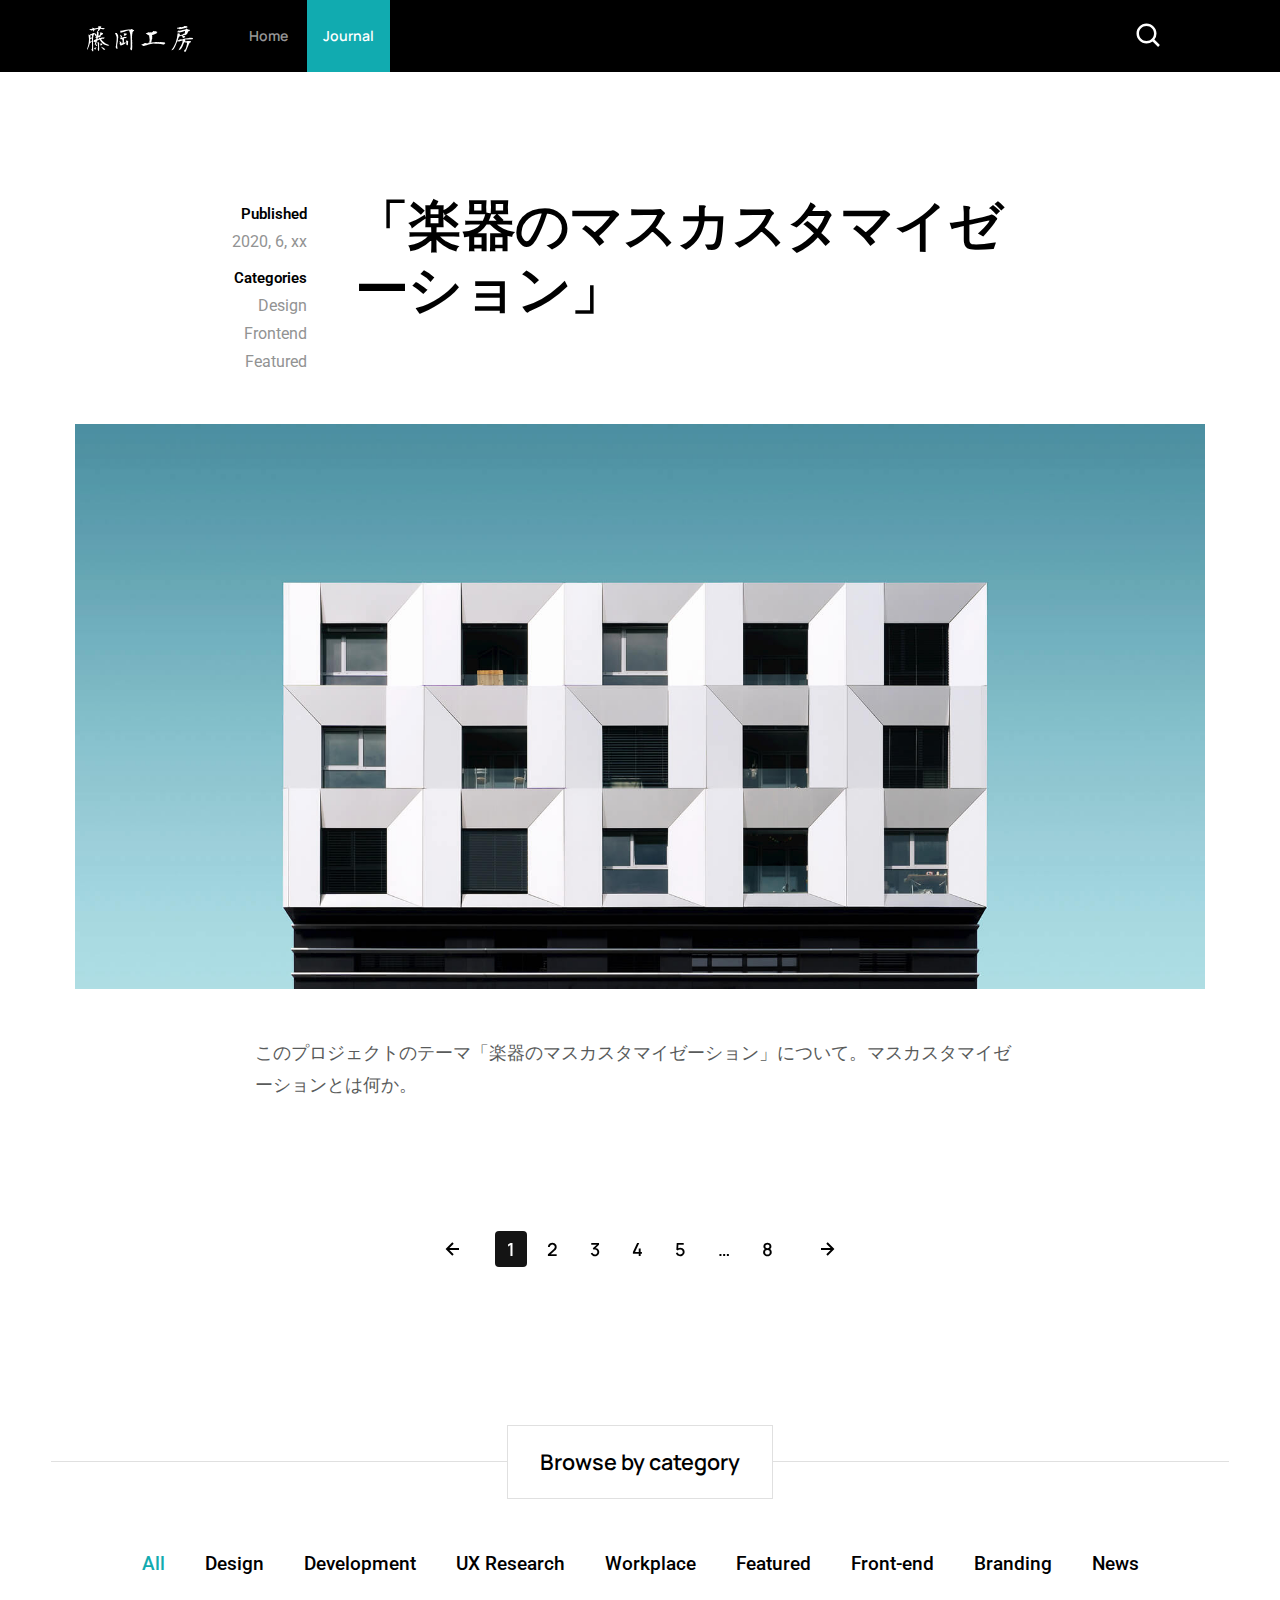
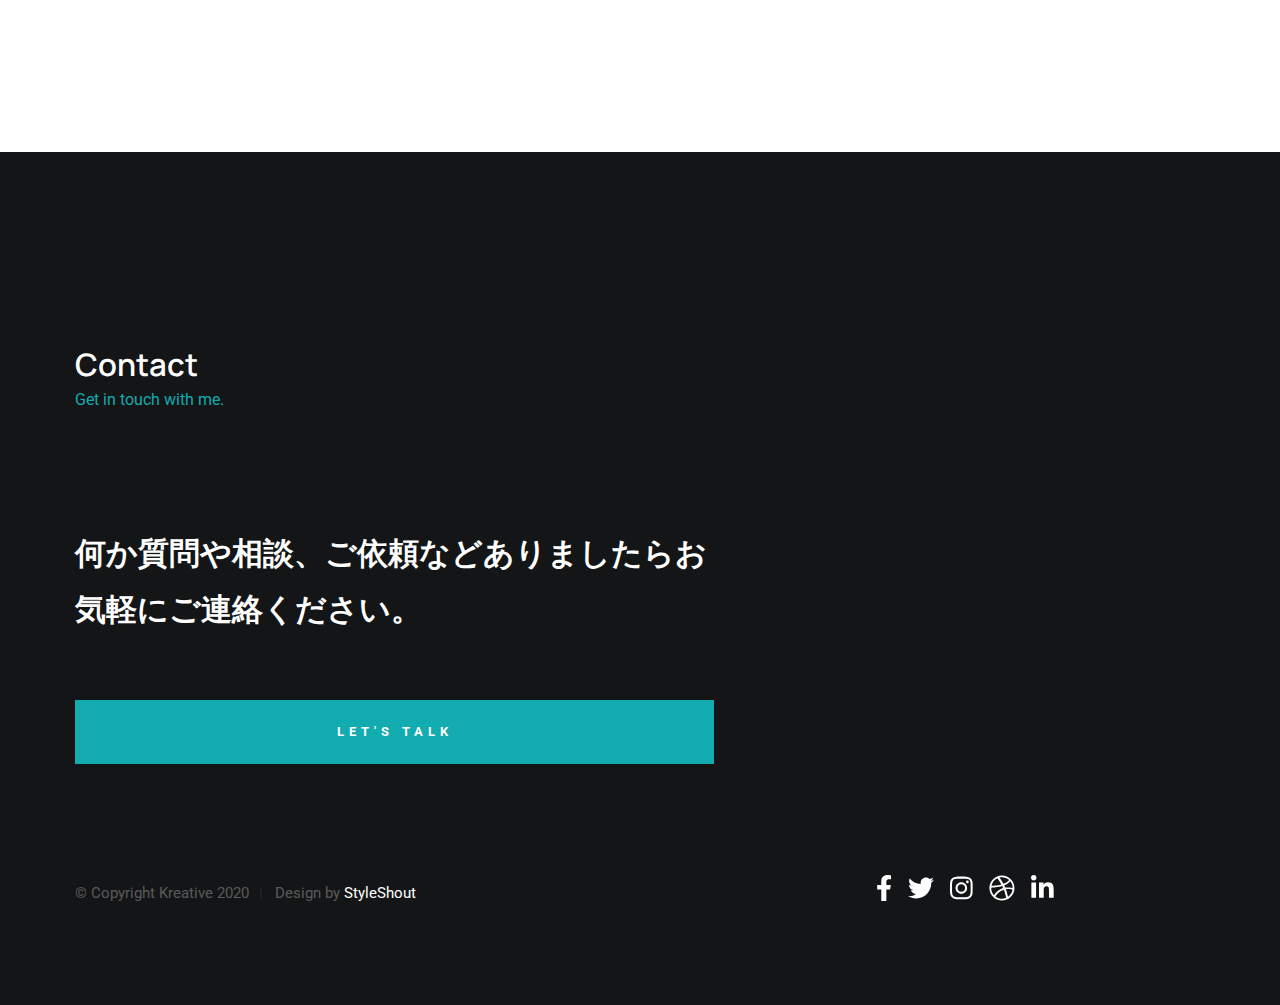
<file: blog-project.html>
<!DOCTYPE html>
<html class="no-js" lang="jp">
<head>

    <!--- basic page needs
    ================================================== -->
    <meta charset="utf-8">
    <title>Project - 藤岡工房</title>
    <meta name="description" content="">
    <meta name="author" content="">

    <!-- mobile specific metas
    ================================================== -->
    <meta name="viewport" content="width=device-width, initial-scale=1">

    <!-- CSS
    ================================================== -->
    <link rel="stylesheet" href="css/styles.css">
    <link rel="stylesheet" href="css/vendor.css">

    <!-- script
    ================================================== -->
    <script src="js/modernizr.js"></script>
    <script defer src="js/fontawesome/all.min.js"></script>

    <!-- favicons
    ================================================== -->
    <link rel="apple-touch-icon" sizes="180x180" href="icon/apple_touch_icon_gt.png">
    <link rel="icon" type="image/png" sizes="32x32" href="icon/favicon_gt_32x32.png">
    <link rel="icon" type="image/png" sizes="16x16" href="icon/favicon_gt_16x16.png">
    <link rel="manifest" href="site.webmanifest">

</head>

<body id="top">


    <!-- preloader
    ================================================== -->
    <div id="preloader">
        <div id="loader"></div>
    </div>


    <!-- header
    ================================================== -->
    <header class="s-header s-header--blog">
        <div class="row">

            <div class="s-header__logo">
                <a href="index.html">
                    <img src="images/FujiokaFactoryWhite.svg" alt="藤岡工房">
                </a>
            </div>

            <nav class="s-header__nav">
                <ul>
                    <li><a href="index.html">Home</a></li>
                    <li class="current"><a href="index.html#blog">Journal</a></li>
                </ul>
            </nav>

            <a class="s-header__menu-toggle" href="#0" title="Menu">
                <span class="s-header__menu-icon"></span>
            </a>

            <div class="s-header__search-block">

                <div class="s-header__search">
                    <form role="search" method="get" class="s-header__search-form" action="#">
                        <label>
                            <span class="hide-content">Search for:</span>
                            <input type="search" class="search-field"  value="" name="s" title="Search for:" >
                        </label>
                        <input type="submit" class="search-submit" value="Search">
                    </form>
        
                    <a href="#0" title="Close Search" class="s-header__overlay-close">Close</a>
                </div>
    
                <a class="s-header__search-trigger" href="#0">
                    <svg xmlns="http://www.w3.org/2000/svg" viewBox="0 0 24 24"><path d="M10 18a7.952 7.952 0 004.897-1.688l4.396 4.396 1.414-1.414-4.396-4.396A7.952 7.952 0 0018 10c0-4.411-3.589-8-8-8s-8 3.589-8 8 3.589 8 8 8zm0-14c3.309 0 6 2.691 6 6s-2.691 6-6 6-6-2.691-6-6 2.691-6 6-6z"/></svg>
                </a>

            </div> <!-- end s-header__search-block -->

        </div> <!-- end row -->
    </header> <!-- end s-header -->


    <!-- blog content
    ================================================== -->
    <section class="blog-content">

        <div class="row">
            <div class="column large-12">

                <div class="blog-post-listing">
                    
                    <article class="blog-post">

                        <div class="blog-post__header">
                            <h1 class="blog-post__title">
                                <a href="blog-single.html" title="">
                                「楽器のマスカスタマイゼーション」
                                </a>
                            </h1>
                            
                            <div class="blog-post__meta">

                                <div class="blog-post__date">2020, 6, xx</div>
              
                                <p class="blog-post__cat">
                                   <a href="category.html">Design</a>
                                   <a href="category.html">Frontend</a>
                                   <a href="category.html">Featured</a>
                                </p>
              
                             </div>
                        </div> <!-- blog-post__header -->

                        <a href="blog-single.html" class="blog-post__thumb">
                            <img src="images/thumbs/post/minimalist-1800.jpg" 
                                 srcset="images/thumbs/post/minimalist-2400.jpg 2400w, 
                                         images/thumbs/post/minimalist-1800.jpg 1800w, 
                                         images/thumbs/post/minimalist-600.jpg 600w" sizes="(max-width: 2400px) 100vw, 2400px" alt="">
                        </a> <!-- blog-post__thumb -->

                        <div class="blog-post__content">

                           <p class="blog-post__excerpt">
                            このプロジェクトのテーマ「楽器のマスカスタマイゼーション」について。マスカスタマイゼーションとは何か。
                           </p>

                        </div> <!-- blog-post__content -->

                    </article> <!-- blog post -->


                    
                    

                </div> <!-- end blog-post-listing -->

                <div class="row pagination-wrap">
                    <div class="column">
                        <nav class="pgn aos-init aos-animate" data-aos="fade-up">
                            <ul>
                                <li>
                                    <a class="pgn__prev" href="#0">
                                        <svg xmlns="http://www.w3.org/2000/svg" width="24" height="24" viewBox="0 0 24 24"><path d="M12.707 17.293L8.414 13H18v-2H8.414l4.293-4.293-1.414-1.414L4.586 12l6.707 6.707z"/></svg>
                                    </a>
                                </li>
                                <li><span class="pgn__num current">1</span></li>
                                <li><a class="pgn__num" href="#0">2</a></li>
                                <li><a class="pgn__num" href="#0">3</a></li>
                                <li><a class="pgn__num" href="#0">4</a></li>
                                <li><a class="pgn__num" href="#0">5</a></li>
                                <li><span class="pgn__num dots">…</span></li>
                                <li><a class="pgn__num" href="#0">8</a></li>
                                <li>
                                    <a class="pgn__next" href="#0">
                                        <svg xmlns="http://www.w3.org/2000/svg" width="24" height="24" viewBox="0 0 24 24"><path d="M11.293 17.293l1.414 1.414L19.414 12l-6.707-6.707-1.414 1.414L15.586 11H6v2h9.586z"/></svg>
                                    </a>
                                </li>
                            </ul>
                        </nav>
                    </div>
                </div>  <!-- end pagination-wrap -->

            </div> <!-- column -->
        </div> <!-- row -->

    </section> <!-- end blog-content -->


    <!-- category block
    ================================================== -->
    <section class="category-block">
        <div class="row">
            <div class="column">
                <h3>Browse by category</h3>
                
                <ul class="category-list">
                    <li class="current"><a href="blog.html">All</a></li>
                    <li><a href="category.html">Design</a></li>
                    <li><a href="category.html">Development</a></li>
                    <li><a href="category.html">UX Research</a></li>
                    <li><a href="category.html">Workplace</a></li>
                    <li><a href="category.html">Featured</a></li>
                    <li><a href="category.html">Front-end</a></li>
                    <li><a href="category.html">Branding</a></li>
                    <li><a href="category.html">News</a></li>
                </ul>
            </div>
        </div>
    </section> <!-- end category-block -->


    <!-- contact
    ================================================== -->
    <section id="contact" class="s-contact s-dark">

        <div class="row section-head">
            <div class="column large-3 medium-12">
                <h2>Contact</h2>
                <p class="desc">Get in touch with me.</p>
            </div>
        </div> <!-- end section-head -->

        <div class="row s-contact__content">

            <div class="column large-7 medium-12">
                <h3 class="display-1">
                    何か質問や相談、ご依頼などありましたらお気軽にご連絡ください。
                </h3>

                <div class="s-contact__email-us">
                    <a href="mailto:fujiokafactory@gmail.com" class="btn btn--primary h-full-width">Let's Talk</a>
                </div>
            </div>

           <!--
            <div class="column large-4 medium-12 s-contact__info-blocks">
                <div class="row">
                    <div class="column large-12 medium-6 tab-12">
                        <div class="s-contact__info-block">
                            
                            <span class="s-contact__info-block-icon">
                                <svg xmlns="http://www.w3.org/2000/svg" width="24" height="24"><path d="M12 14c2.206 0 4-1.794 4-4s-1.794-4-4-4-4 1.794-4 4 1.794 4 4 4zm0-6c1.103 0 2 .897 2 2s-.897 2-2 2-2-.897-2-2 .897-2 2-2z"/><path d="M11.42 21.814a.998.998 0 001.16 0C12.884 21.599 20.029 16.44 20 10c0-4.411-3.589-8-8-8S4 5.589 4 9.995c-.029 6.445 7.116 11.604 7.42 11.819zM12 4c3.309 0 6 2.691 6 6.005.021 4.438-4.388 8.423-6 9.73-1.611-1.308-6.021-5.294-6-9.735 0-3.309 2.691-6 6-6z"/></svg>
                            </span>
        
                            <h5>Find us here</h5>
                            <p>
                            1600 Amphitheatre Parkway <br>
                            Mountain View, California <br>
                            94043 US
                            </p>
                        </div> <!-- end s-contact__info-block --
                    </div>

                    <div class="column large-12 medium-6 tab-12">
                        <div class="s-contact__info-block">
                            <span class="s-contact__info-block-icon">
                                <svg xmlns="http://www.w3.org/2000/svg" width="24" height="24"><path d="M17.707 12.293a.999.999 0 00-1.414 0l-1.594 1.594c-.739-.22-2.118-.72-2.992-1.594s-1.374-2.253-1.594-2.992l1.594-1.594a.999.999 0 000-1.414l-4-4a.999.999 0 00-1.414 0L3.581 5.005c-.38.38-.594.902-.586 1.435.023 1.424.4 6.37 4.298 10.268s8.844 4.274 10.269 4.298h.028c.528 0 1.027-.208 1.405-.586l2.712-2.712a.999.999 0 000-1.414l-4-4.001zm-.127 6.712c-1.248-.021-5.518-.356-8.873-3.712-3.366-3.366-3.692-7.651-3.712-8.874L7 4.414 9.586 7 8.293 8.293a1 1 0 00-.272.912c.024.115.611 2.842 2.271 4.502s4.387 2.247 4.502 2.271a.991.991 0 00.912-.271L17 14.414 19.586 17l-2.006 2.005z"/></svg>
                            </span>
        
                            <h5>Say hello</h5>
                            <p>
                            hello@kreative.com <br>
                            +197 543 2345 <br>
                            +197 123 9876
                            </p>
                        </div> <!-- end s-contact__info-block --
                    </div>
                </div> <!-- end row --
            </div> <!-- end s-contact__info-blocks --
            -->

        </div> <!-- end s-contact__content -->

    </section> <!-- end s-contact -->


    <!-- footer
    ================================================== -->
    <footer class="s-footer">
        <div class="row">
            <div class="column large-4 medium-6 w-1000-stack s-footer__social-block">
                <ul class="s-footer__social">
                    <li><a href="#0"><i class="fab fa-facebook-f" aria-hidden="true"></i></a></li>
                    <li><a href="#0"><i class="fab fa-twitter" aria-hidden="true"></i></a></li>
                    <li><a href="#0"><i class="fab fa-instagram" aria-hidden="true"></i></a></li>
                    <li><a href="#0"><i class="fab fa-dribbble" aria-hidden="true"></i></a></li>
                    <li><a href="#0"><i class="fab fa-linkedin-in" aria-hidden="true"></i></a></li>
                </ul>
            </div>

            <div class="column large-7 medium-6 w-1000-stack ss-copyright">
                <span>© Copyright Kreative 2020</span> 
                <span>Design by <a href="https://www.styleshout.com/">StyleShout</a></span>
            </div>
        </div>

        <div class="ss-go-top">
            <a class="smoothscroll" title="Back to Top" href="#top">
                <svg xmlns="http://www.w3.org/2000/svg" viewBox="0 0 24 24"><path d="M6 4h12v2H6zm5 10v6h2v-6h5l-6-6-6 6z"/></svg>
            </a>
        </div> <!-- end ss-go-top -->
    </footer>


    <!-- Java Script
    ================================================== -->
    <script src="js/jquery-3.2.1.min.js"></script>
    <script src="js/plugins.js"></script>
    <script src="js/main.js"></script>

</body>

</html>
</file>
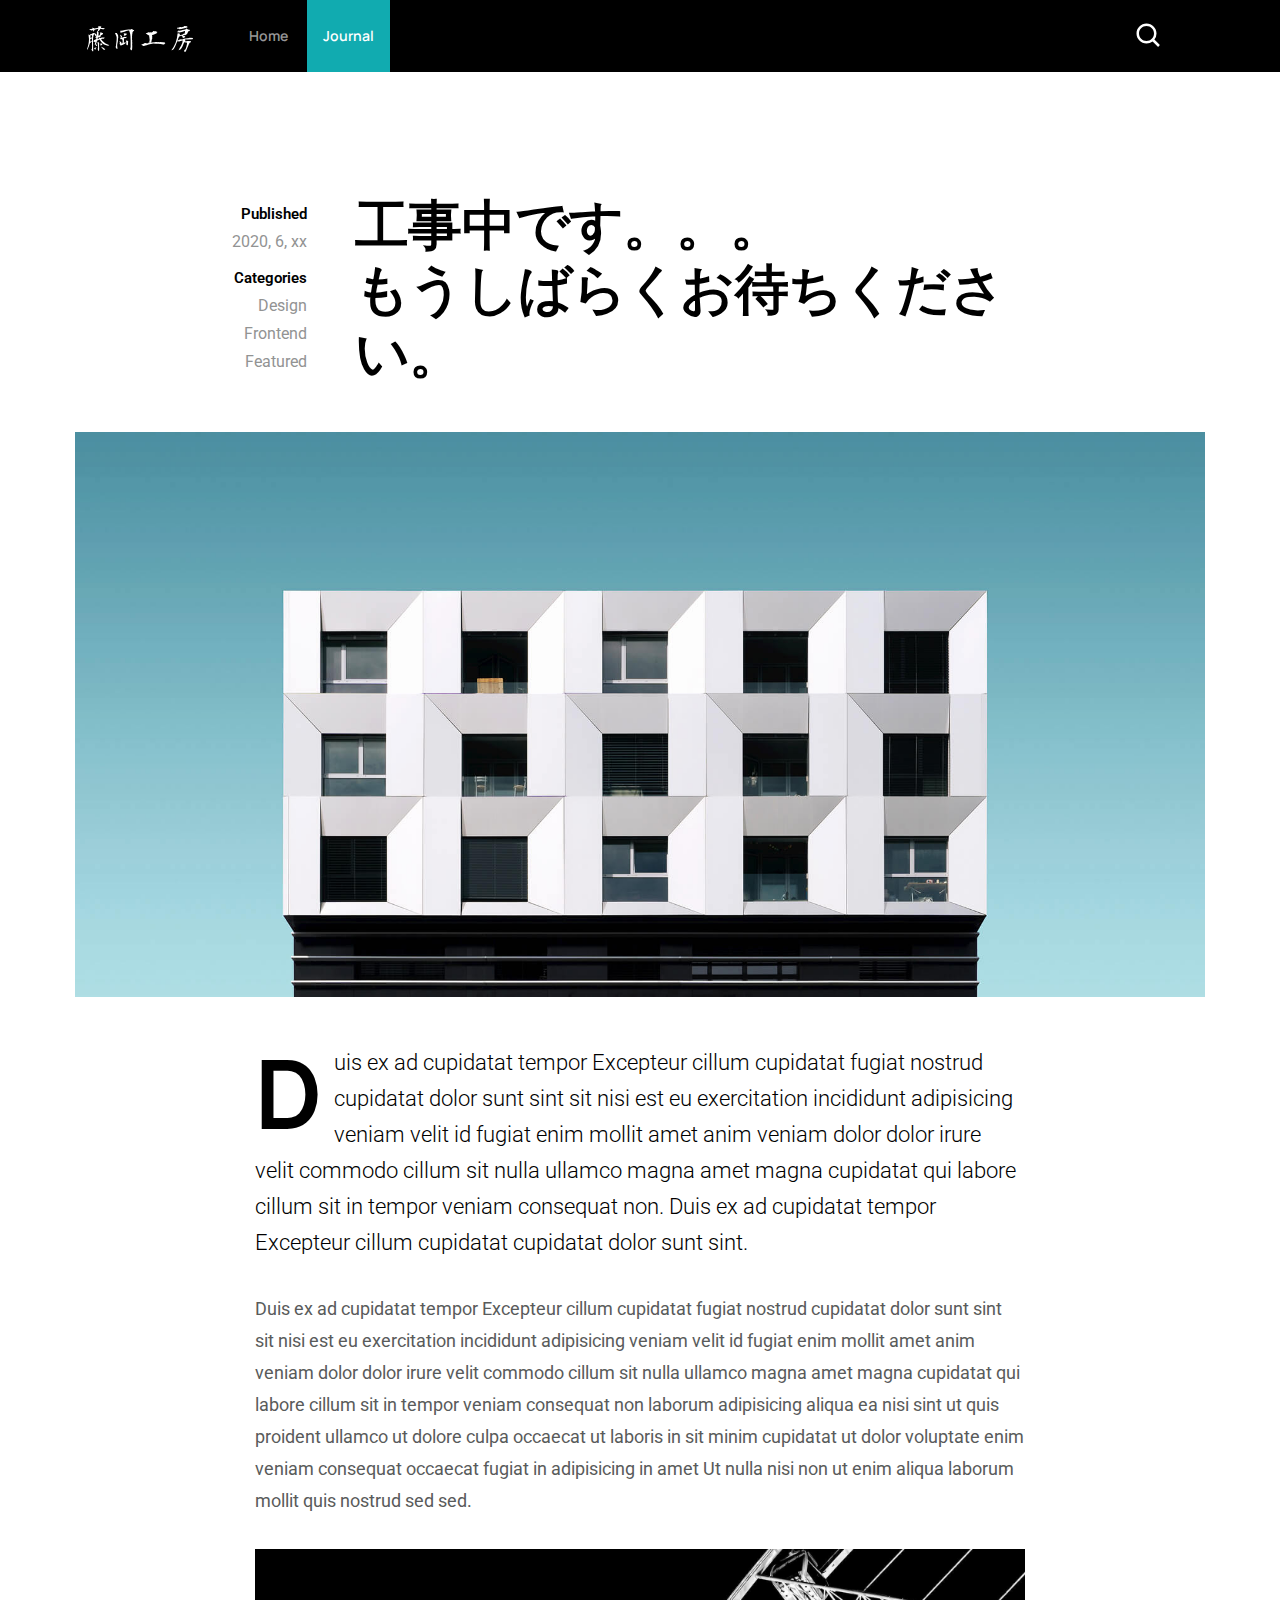
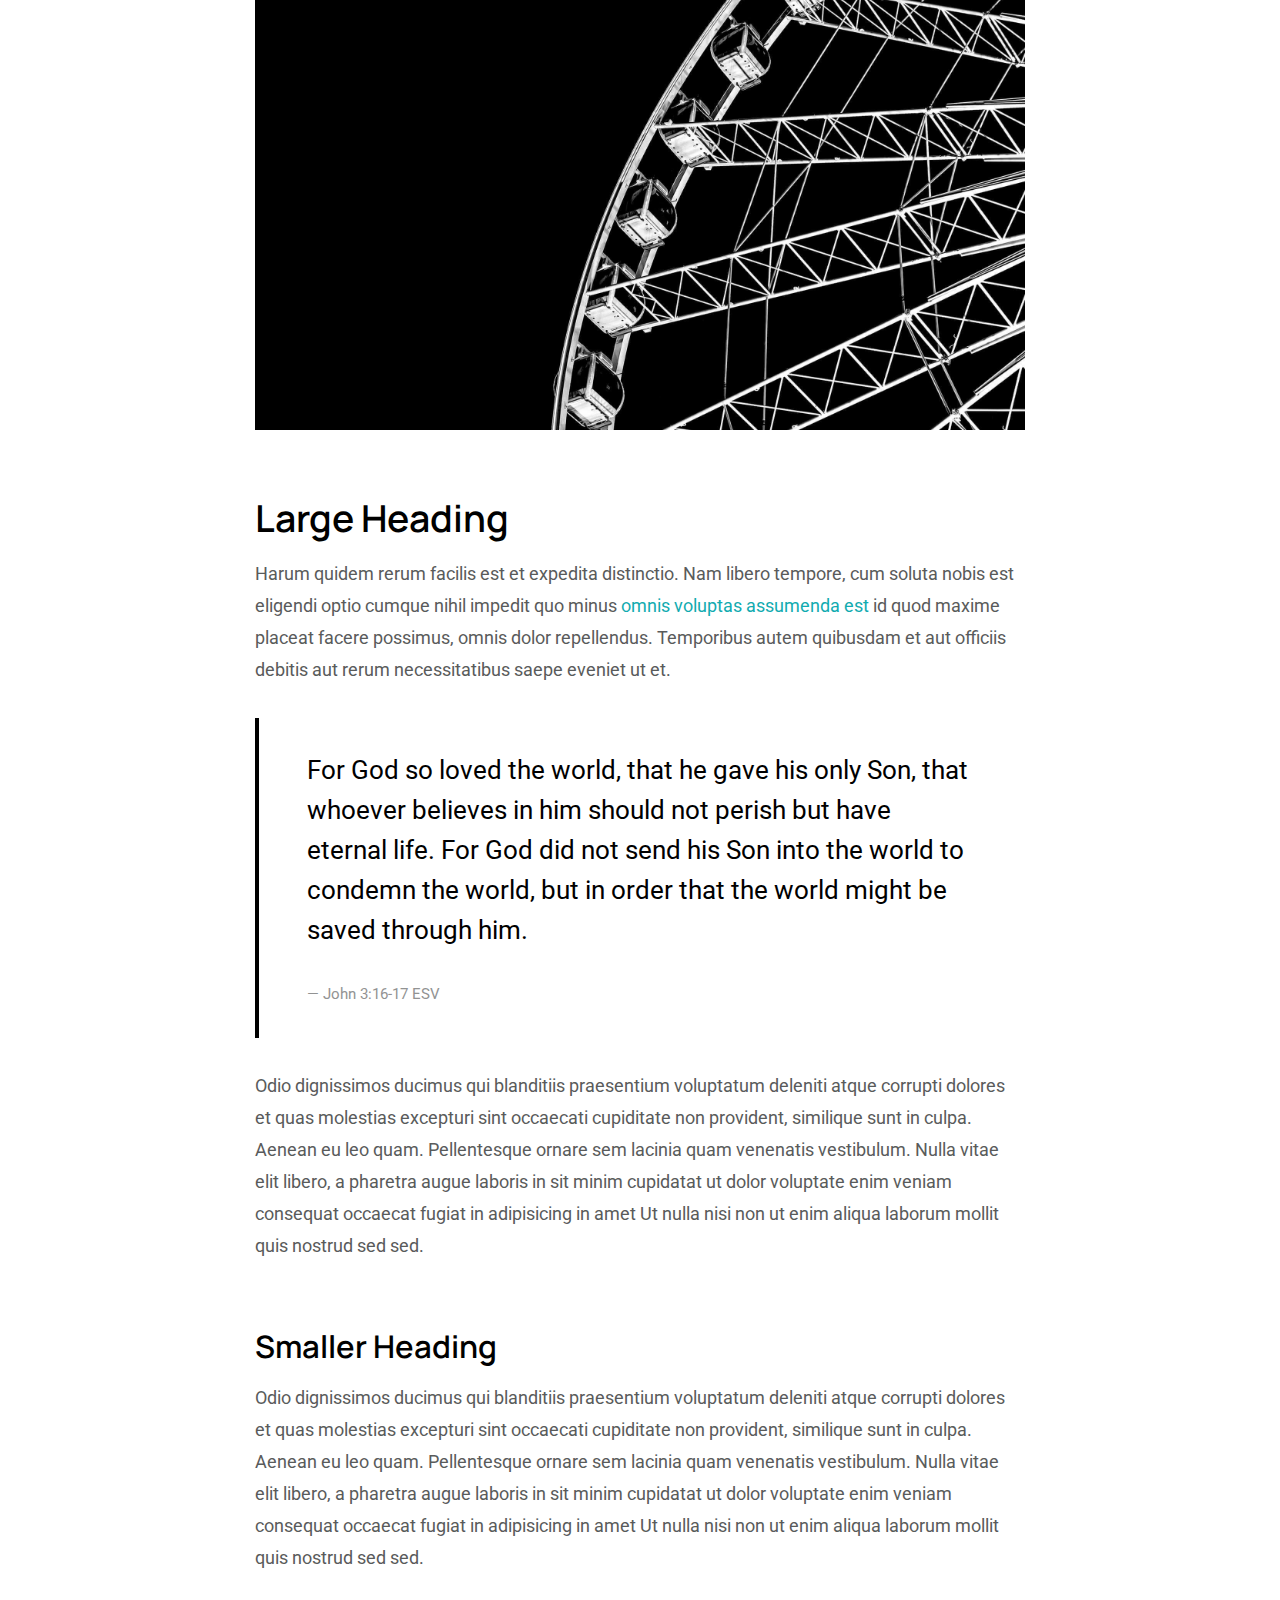
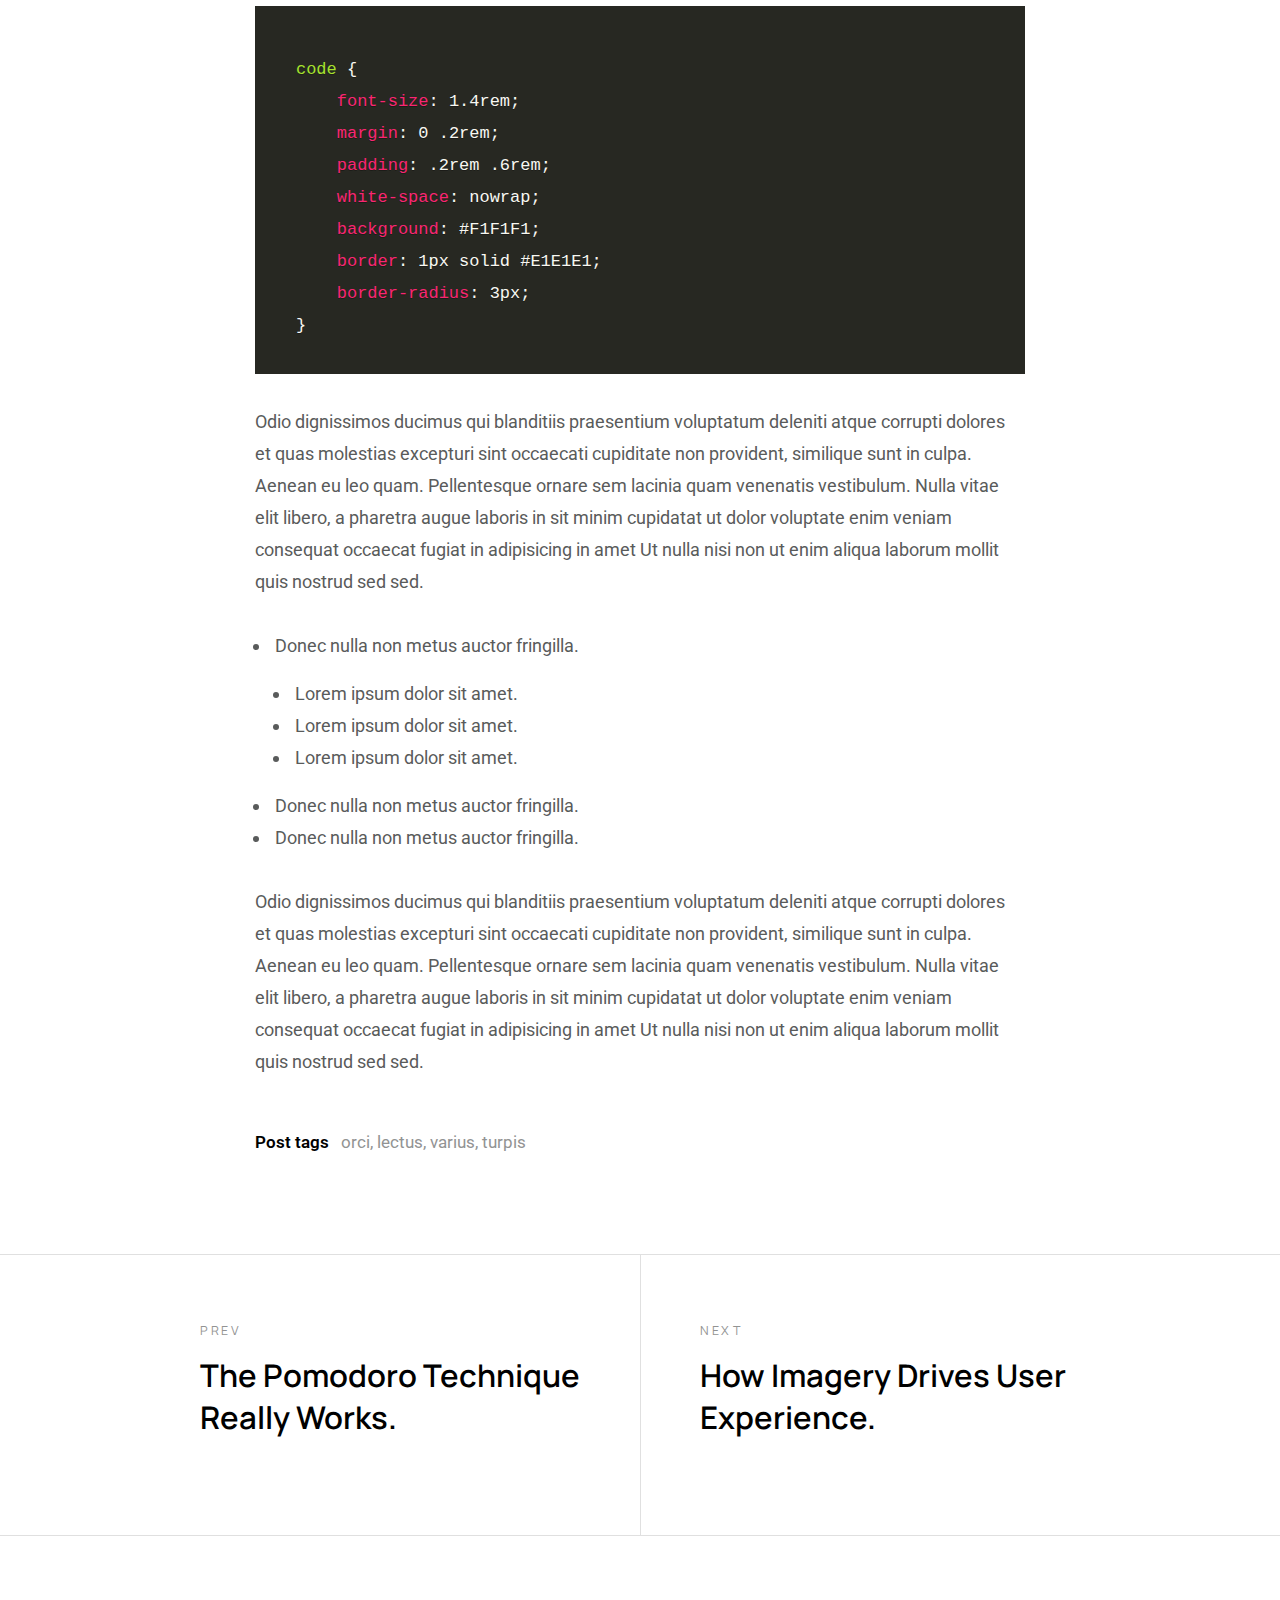
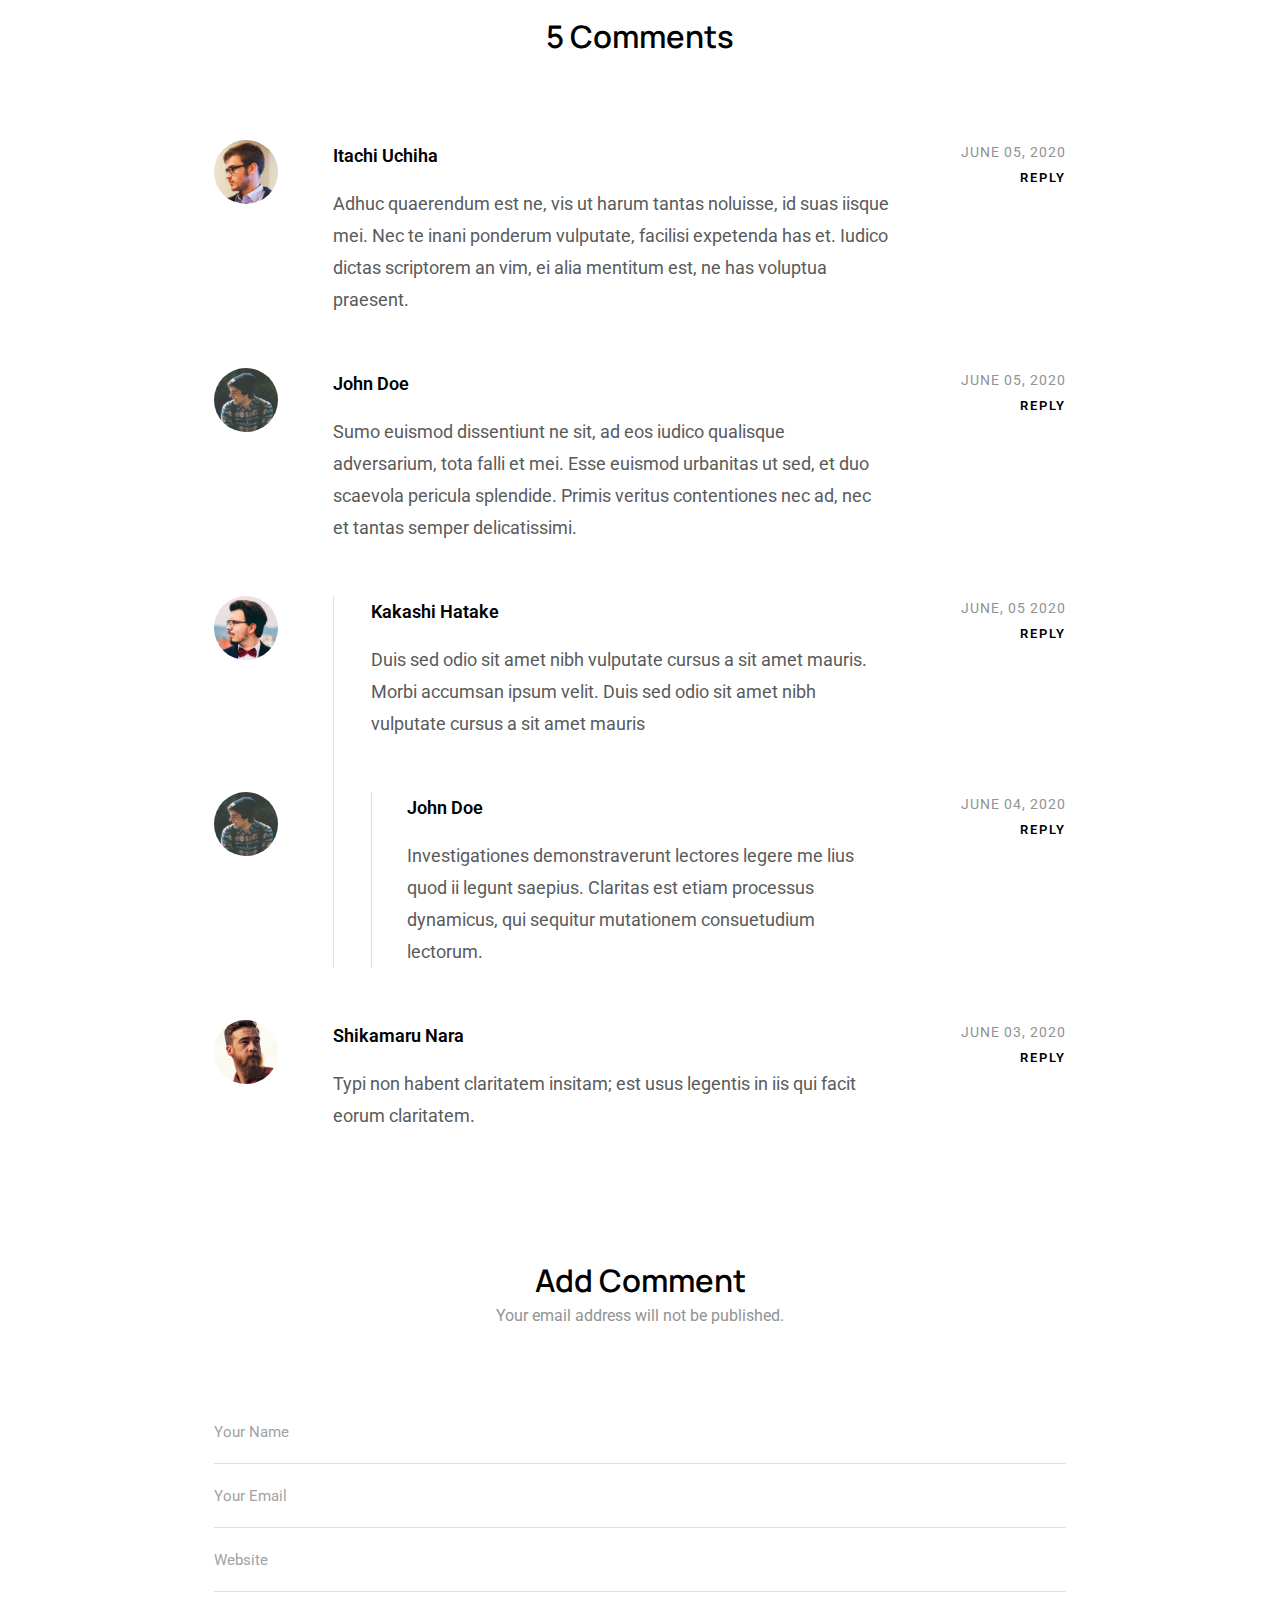
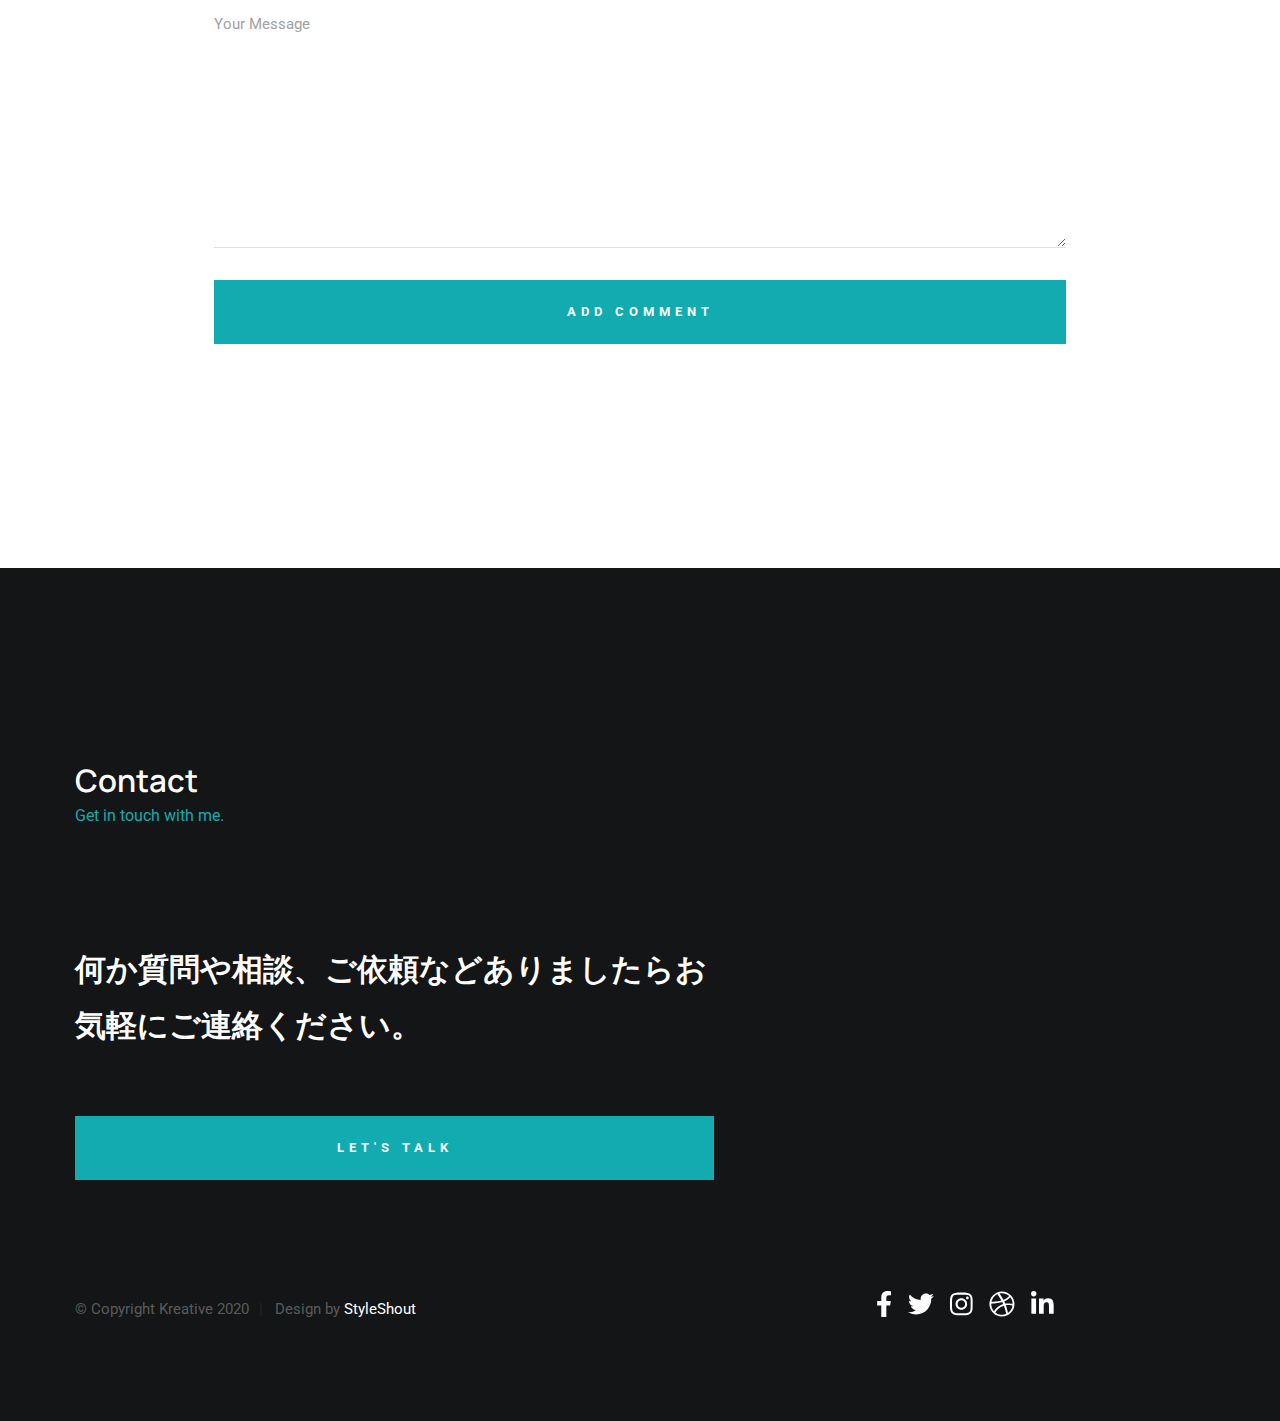
<file: blog-single.html>
<!DOCTYPE html>
<html class="no-js" lang="jp">
<head>

    <!--- basic page needs
    ================================================== -->
    <meta charset="utf-8">
    <title>Journal Single - 藤岡工房</title>
    <meta name="description" content="">
    <meta name="author" content="">

    <!-- mobile specific metas
    ================================================== -->
    <meta name="viewport" content="width=device-width, initial-scale=1">

    <!-- CSS
    ================================================== -->
    <link rel="stylesheet" href="css/styles.css">
    <link rel="stylesheet" href="css/vendor.css">

    <!-- script
    ================================================== -->
    <script src="js/modernizr.js"></script>
    <script defer src="js/fontawesome/all.min.js"></script>

    <!-- favicons
    ================================================== -->
    <link rel="apple-touch-icon" sizes="180x180" href="icon/apple_touch_icon_gt.png">
    <link rel="icon" type="image/png" sizes="32x32" href="icon/favicon_gt_32x32.png">
    <link rel="icon" type="image/png" sizes="16x16" href="icon/favicon_gt_16x16.png">
    <link rel="manifest" href="site.webmanifest">

</head>

<body id="top">


    <!-- preloader
    ================================================== -->
    <div id="preloader">
        <div id="loader"></div>
    </div>


    <!-- header
    ================================================== -->
    <header class="s-header s-header--blog">
        <div class="row">

            <div class="s-header__logo">
                <a href="index.html">
                    <img src="images/FujiokaFactoryWhite.svg" alt="Homepage">
                </a>
            </div>

            <nav class="s-header__nav">
                <ul>
                    <li><a href="index.html">Home</a></li>
                    <li class="current"><a href="index.html#blog">Journal</a></li>
                </ul>
            </nav>

            <a class="s-header__menu-toggle" href="#0" title="Menu">
                <span class="s-header__menu-icon"></span>
            </a>

            <div class="s-header__search-block">

                <div class="s-header__search">
                    <form role="search" method="get" class="s-header__search-form" action="#">
                        <label>
                            <span class="hide-content">Search for:</span>
                            <input type="search" class="search-field"  value="" name="s" title="Search for:" >
                        </label>
                        <input type="submit" class="search-submit" value="Search">
                    </form>
        
                    <a href="#0" title="Close Search" class="s-header__overlay-close">Close</a>
                </div>
    
                <a class="s-header__search-trigger" href="#0">
                    <svg xmlns="http://www.w3.org/2000/svg" viewBox="0 0 24 24"><path d="M10 18a7.952 7.952 0 004.897-1.688l4.396 4.396 1.414-1.414-4.396-4.396A7.952 7.952 0 0018 10c0-4.411-3.589-8-8-8s-8 3.589-8 8 3.589 8 8 8zm0-14c3.309 0 6 2.691 6 6s-2.691 6-6 6-6-2.691-6-6 2.691-6 6-6z"/></svg>
                </a>

            </div> <!-- end s-header__search-block -->

        </div> <!-- end row -->
    </header> <!-- end s-header -->


    <!-- blog content
    ================================================== -->
    <div class="blog-content">

        <div class="row blog-post-wrap">
            <div class="column large-12">

                <article class="blog-post">

                    <div class="blog-post__header">
                        <h1 class="blog-post__title">工事中です。。。<br>もうしばらくお待ちください。</h1>
                        
                        <div class="blog-post__meta">

                            <div class="blog-post__date">2020, 6, xx</div>
          
                            <p class="blog-post__cat">
                                <a href="category.html">Design</a>
                                <a href="category.html">Frontend</a>
                                <a href="category.html">Featured</a>
                            </p>
          
                         </div>
                    </div> <!-- blog-post__header -->

                    <div class="blog-post__thumb">
                        <img src="images/thumbs/post/minimalist-1800.jpg" 
                             srcset="images/thumbs/post/minimalist-2400.jpg 2400w, 
                                     images/thumbs/post/minimalist-1800.jpg 1800w, 
                                     images/thumbs/post/minimalist-600.jpg 600w" sizes="(max-width: 2400px) 100vw, 2400px" alt="">
                    </div>  <!-- blog-post__thumb -->

                    <div class="blog-post__content">

                       <p class="lead drop-cap">
                        Duis ex ad cupidatat tempor Excepteur cillum cupidatat 
                        fugiat nostrud cupidatat dolor sunt sint sit nisi est eu exercitation 
                        incididunt adipisicing veniam velit id fugiat enim mollit amet anim veniam dolor 
                        dolor irure velit commodo cillum sit nulla ullamco magna amet magna cupidatat qui 
                        labore cillum sit in tempor veniam consequat non. Duis ex ad cupidatat tempor Excepteur cillum cupidatat 
                        cupidatat dolor sunt sint.
                        </p>

                        <p>
                        Duis ex ad cupidatat tempor Excepteur cillum cupidatat fugiat nostrud cupidatat 
                        dolor sunt sint sit nisi est eu exercitation incididunt adipisicing veniam velit 
                        id fugiat enim mollit amet anim veniam dolor dolor irure velit commodo cillum sit 
                        nulla ullamco magna amet magna cupidatat qui labore cillum sit in tempor veniam 
                        consequat non laborum adipisicing aliqua ea nisi sint ut quis proident ullamco ut 
                        dolore culpa occaecat ut laboris in sit minim cupidatat ut dolor voluptate enim 
                        veniam consequat occaecat fugiat in adipisicing in amet Ut nulla nisi non ut enim 
                        aliqua laborum mollit quis nostrud sed sed.
                        </p>

                        <p>
                        <img src="images/wheel-1000.jpg" 
                             srcset="images/wheel-2000.jpg 2000w, 
                                     images/wheel-1000.jpg 1000w, 
                                     images/wheel-500.jpg 500w" 
                                     sizes="(max-width: 2000px) 100vw, 2000px" alt="">
                        </p>

                        <h2>Large Heading</h2>
    
                        <p>
                        Harum quidem rerum facilis est et expedita distinctio. Nam libero tempore, cum 
                        soluta nobis est eligendi optio cumque nihil impedit quo minus 
                        <a href="http://#">omnis voluptas assumenda est</a> id quod maxime placeat 
                        facere possimus, omnis dolor repellendus. Temporibus autem quibusdam et aut 
                        officiis debitis aut rerum necessitatibus saepe eveniet ut et.
                        </p>
    
                        <blockquote>
                            <p>
                            For God so loved the world, that he gave his only Son, that whoever believes in 
                            him should not perish but have eternal life. For God did not send his Son into 
                            the world to condemn the world, but in order that the world might be 
                            saved through him.
                            </p>
                            <cite>John 3:16-17 ESV</cite>
                        </blockquote>
    
                        <p>
                        Odio dignissimos ducimus qui blanditiis praesentium voluptatum deleniti atque 
                        corrupti dolores et quas molestias excepturi sint occaecati cupiditate non provident, 
                        similique sunt in culpa. Aenean eu leo quam. Pellentesque ornare sem lacinia quam 
                        venenatis vestibulum. Nulla vitae elit libero, a pharetra augue laboris in sit minim 
                        cupidatat ut dolor voluptate enim veniam consequat occaecat fugiat in adipisicing 
                        in amet Ut nulla nisi non ut enim aliqua laborum mollit quis nostrud sed sed.
                        </p>
    
                        <h3>Smaller Heading</h3>
    
                        <p>
                        Odio dignissimos ducimus qui blanditiis praesentium voluptatum deleniti atque 
                        corrupti dolores et quas molestias excepturi sint occaecati cupiditate non provident, 
                        similique sunt in culpa. Aenean eu leo quam. Pellentesque ornare sem lacinia quam 
                        venenatis vestibulum. Nulla vitae elit libero, a pharetra augue laboris in sit minim 
                        cupidatat ut dolor voluptate enim veniam consequat occaecat fugiat in adipisicing 
                        in amet Ut nulla nisi non ut enim aliqua laborum mollit quis nostrud sed sed.
                        </p>

<pre><code class="language-css">
    code {
        font-size: 1.4rem;
        margin: 0 .2rem;
        padding: .2rem .6rem;
        white-space: nowrap;
        background: #F1F1F1;
        border: 1px solid #E1E1E1;	
        border-radius: 3px;
    }
</code></pre>

                        <p>
                        Odio dignissimos ducimus qui blanditiis praesentium voluptatum deleniti atque 
                        corrupti dolores et quas molestias excepturi sint occaecati cupiditate non provident, 
                        similique sunt in culpa. Aenean eu leo quam. Pellentesque ornare sem lacinia quam 
                        venenatis vestibulum. Nulla vitae elit libero, a pharetra augue laboris in sit minim 
                        cupidatat ut dolor voluptate enim veniam consequat occaecat fugiat in adipisicing 
                        in amet Ut nulla nisi non ut enim aliqua laborum mollit quis nostrud sed sed.
                        </p>

                        <ul>
                            <li>Donec nulla non metus auctor fringilla.
                                <ul>
                                    <li>Lorem ipsum dolor sit amet.</li>
                                    <li>Lorem ipsum dolor sit amet.</li>
                                    <li>Lorem ipsum dolor sit amet.</li>
                                </ul>
                            </li>
                            <li>Donec nulla non metus auctor fringilla.</li>
                            <li>Donec nulla non metus auctor fringilla.</li>
                        </ul>

                        <p>
                        Odio dignissimos ducimus qui blanditiis praesentium voluptatum deleniti atque 
                        corrupti dolores et quas molestias excepturi sint occaecati cupiditate non provident, 
                        similique sunt in culpa. Aenean eu leo quam. Pellentesque ornare sem lacinia quam 
                        venenatis vestibulum. Nulla vitae elit libero, a pharetra augue laboris in sit minim 
                        cupidatat ut dolor voluptate enim veniam consequat occaecat fugiat in adipisicing 
                        in amet Ut nulla nisi non ut enim aliqua laborum mollit quis nostrud sed sed.
                        </p>

                        <p class="blog-post__tags">
                            <span class="blog-post__tags-title">Post tags</span>
        
                            <span class="blog-post__tag-list">
                                <a href="#0">orci</a>
                                <a href="#0">lectus</a>
                                <a href="#0">varius</a>
                                <a href="#0">turpis</a>
                            </span>
                        </p> 

                    </div> <!-- end blog-post__content -->

                </article> <!-- blog post -->

            </div> <!-- column -->
        </div> <!-- end blog-post-wrap -->

        <div class="blog-post-nav-wrap">
            <div class="row blog-post-nav">
                <div class="column large-6 tab-12 blog-post-nav__prev">
                    <a href="#0" rel="prev">
                        <span>Prev</span>
                        The Pomodoro Technique Really Works. 
                    </a>
                </div>
                <div class="column large-6 tab-12 blog-post-nav__next">
                    <a href="#0" rel="next">
                        <span>Next</span>
                        How Imagery Drives User Experience.
                    </a>
                </div>
            </div>
        </div> <!-- end blog-post-nav-wrap -->


        <!-- comments
        ================================================== -->
        <div class="comments-wrap">

            <div id="comments" class="row">
                <div class="column">

                    <h3>5 Comments</h3>

                    <!-- START commentlist -->
                    <ol class="commentlist">

                        <li class="depth-1 comment">

                            <div class="comment__avatar">
                                <img class="avatar" src="images/avatars/user-01.jpg" alt="" width="50" height="50">
                            </div>

                            <div class="comment__content">

                                <div class="comment__info">
                                    <div class="comment__author">Itachi Uchiha</div>

                                    <div class="comment__meta">
                                        <div class="comment__time">June 05, 2020</div>
                                        <div class="comment__reply">
                                            <a class="comment-reply-link" href="#0">Reply</a>
                                        </div>
                                    </div>
                                </div>

                                <div class="comment__text">
                                <p>Adhuc quaerendum est ne, vis ut harum tantas noluisse, id suas iisque mei. Nec te inani ponderum vulputate,
                                facilisi expetenda has et. Iudico dictas scriptorem an vim, ei alia mentitum est, ne has voluptua praesent.</p>
                                </div>

                            </div>

                        </li> <!-- end comment level 1 -->

                        <li class="thread-alt depth-1 comment">

                            <div class="comment__avatar">
                                <img class="avatar" src="images/avatars/user-04.jpg" alt="" width="50" height="50">
                            </div>

                            <div class="comment__content">

                                <div class="comment__info">
                                    <div class="comment__author">John Doe</div>

                                    <div class="comment__meta">
                                        <div class="comment__time">June 05, 2020</div>
                                        <div class="comment__reply">
                                            <a class="comment-reply-link" href="#0">Reply</a>
                                        </div>
                                    </div>
                                </div>

                                <div class="comment__text">
                                <p>Sumo euismod dissentiunt ne sit, ad eos iudico qualisque adversarium, tota falli et mei. Esse euismod
                                urbanitas ut sed, et duo scaevola pericula splendide. Primis veritus contentiones nec ad, nec et
                                tantas semper delicatissimi.</p>
                                </div>

                            </div>

                            <ul class="children">

                                <li class="depth-2 comment">

                                    <div class="comment__avatar">
                                        <img class="avatar" src="images/avatars/user-03.jpg" alt="" width="50" height="50">
                                    </div>

                                    <div class="comment__content">

                                        <div class="comment__info">
                                            <div class="comment__author">Kakashi Hatake</div>

                                            <div class="comment__meta">
                                                <div class="comment__time">June, 05 2020</div>
                                                <div class="comment__reply">
                                                    <a class="comment-reply-link" href="#0">Reply</a>
                                                </div>
                                            </div>
                                        </div>

                                        <div class="comment__text">
                                            <p>Duis sed odio sit amet nibh vulputate
                                            cursus a sit amet mauris. Morbi accumsan ipsum velit. Duis sed odio sit amet nibh vulputate
                                            cursus a sit amet mauris</p>
                                        </div>

                                    </div>

                                    <ul class="children">

                                        <li class="depth-3 comment">

                                            <div class="comment__avatar">
                                                <img class="avatar" src="images/avatars/user-04.jpg" alt="" width="50" height="50">
                                            </div>

                                            <div class="comment__content">

                                                <div class="comment__info">
                                                    <div class="comment__author">John Doe</div>

                                                    <div class="comment__meta">
                                                        <div class="comment__time">June 04, 2020</div>
                                                        <div class="comment__reply">
                                                            <a class="comment-reply-link" href="#0">Reply</a>
                                                        </div>
                                                    </div>
                                                </div>

                                                <div class="comment__text">
                                                <p>Investigationes demonstraverunt lectores legere me lius quod ii legunt saepius. Claritas est
                                                etiam processus dynamicus, qui sequitur mutationem consuetudium lectorum.</p>
                                                </div>

                                            </div>

                                        </li>

                                    </ul>

                                </li>

                            </ul>

                        </li> <!-- end comment level 1 -->

                        <li class="depth-1 comment">

                            <div class="comment__avatar">
                                <img class="avatar" src="images/avatars/user-02.jpg" alt="" width="50" height="50">
                            </div>

                            <div class="comment__content">

                                <div class="comment__info">
                                    <div class="comment__author">Shikamaru Nara</div>

                                    <div class="comment__meta">
                                        <div class="comment__time">June 03, 2020</div>
                                        <div class="comment__reply">
                                            <a class="comment-reply-link" href="#0">Reply</a>
                                        </div>
                                    </div>
                                </div>

                                <div class="comment__text">
                                <p>Typi non habent claritatem insitam; est usus legentis in iis qui facit eorum claritatem.</p>
                                </div>

                            </div>

                        </li>  <!-- end comment level 1 -->

                    </ol>
                    <!-- END commentlist -->

                </div> <!-- end col-full -->
            </div> <!-- end comments -->


            <div class="row comment-respond">

                <!-- START respond -->
                <div id="respond" class="column">

                    <h3>
                    Add Comment 
                    <span>Your email address will not be published.</span>
                    </h3>

                    <form name="contactForm" id="contactForm" method="post" action="" autocomplete="off">
                        <fieldset>

                            <div class="form-field">
                                <input name="cName" id="cName" class="h-full-width h-remove-bottom" placeholder="Your Name" value="" type="text">
                            </div>

                            <div class="form-field">
                                <input name="cEmail" id="cEmail" class="h-full-width h-remove-bottom" placeholder="Your Email" value="" type="text">
                            </div>

                            <div class="form-field">
                                <input name="cWebsite" id="cWebsite" class="h-full-width h-remove-bottom" placeholder="Website" value="" type="text">
                            </div>

                            <div class="message form-field">
                                <textarea name="cMessage" id="cMessage" class="h-full-width h-remove-bottom" placeholder="Your Message"></textarea>
                            </div>

                            <input name="submit" id="submit" class="btn btn--primary btn-wide btn--large h-full-width" value="Add Comment" type="submit">

                        </fieldset>
                    </form> <!-- end form -->

                </div>
                <!-- END respond-->

            </div> <!-- end comment-respond -->

        </div> <!-- end comments-wrap -->

    </div> <!-- end blog-content -->


    <!-- contact
    ================================================== -->
    <section id="contact" class="s-contact s-dark">

        <div class="row section-head">
            <div class="column large-3 medium-12">
                <h2>Contact</h2>
                <p class="desc">Get in touch with me.</p>
            </div>
        </div> <!-- end section-head -->

        <div class="row s-contact__content">

            <div class="column large-7 medium-12">
                <h3 class="display-1">
                    何か質問や相談、ご依頼などありましたらお気軽にご連絡ください。
                </h3>

                <div class="s-contact__email-us">
                    <a href="mailto:fujiokafactory@gmail.com" class="btn btn--primary h-full-width">Let's Talk</a>
                </div>
            </div>

           <!--
            <div class="column large-4 medium-12 s-contact__info-blocks">
                <div class="row">
                    <div class="column large-12 medium-6 tab-12">
                        <div class="s-contact__info-block">
                            
                            <span class="s-contact__info-block-icon">
                                <svg xmlns="http://www.w3.org/2000/svg" width="24" height="24"><path d="M12 14c2.206 0 4-1.794 4-4s-1.794-4-4-4-4 1.794-4 4 1.794 4 4 4zm0-6c1.103 0 2 .897 2 2s-.897 2-2 2-2-.897-2-2 .897-2 2-2z"/><path d="M11.42 21.814a.998.998 0 001.16 0C12.884 21.599 20.029 16.44 20 10c0-4.411-3.589-8-8-8S4 5.589 4 9.995c-.029 6.445 7.116 11.604 7.42 11.819zM12 4c3.309 0 6 2.691 6 6.005.021 4.438-4.388 8.423-6 9.73-1.611-1.308-6.021-5.294-6-9.735 0-3.309 2.691-6 6-6z"/></svg>
                            </span>
        
                            <h5>Find us here</h5>
                            <p>
                            1600 Amphitheatre Parkway <br>
                            Mountain View, California <br>
                            94043 US
                            </p>
                        </div> <!-- end s-contact__info-block --
                    </div>

                    <div class="column large-12 medium-6 tab-12">
                        <div class="s-contact__info-block">
                            <span class="s-contact__info-block-icon">
                                <svg xmlns="http://www.w3.org/2000/svg" width="24" height="24"><path d="M17.707 12.293a.999.999 0 00-1.414 0l-1.594 1.594c-.739-.22-2.118-.72-2.992-1.594s-1.374-2.253-1.594-2.992l1.594-1.594a.999.999 0 000-1.414l-4-4a.999.999 0 00-1.414 0L3.581 5.005c-.38.38-.594.902-.586 1.435.023 1.424.4 6.37 4.298 10.268s8.844 4.274 10.269 4.298h.028c.528 0 1.027-.208 1.405-.586l2.712-2.712a.999.999 0 000-1.414l-4-4.001zm-.127 6.712c-1.248-.021-5.518-.356-8.873-3.712-3.366-3.366-3.692-7.651-3.712-8.874L7 4.414 9.586 7 8.293 8.293a1 1 0 00-.272.912c.024.115.611 2.842 2.271 4.502s4.387 2.247 4.502 2.271a.991.991 0 00.912-.271L17 14.414 19.586 17l-2.006 2.005z"/></svg>
                            </span>
        
                            <h5>Say hello</h5>
                            <p>
                            hello@kreative.com <br>
                            +197 543 2345 <br>
                            +197 123 9876
                            </p>
                        </div> <!-- end s-contact__info-block --
                    </div>
                </div> <!-- end row --
            </div> <!-- end s-contact__info-blocks --
            -->

        </div> <!-- end s-contact__content -->

    </section> <!-- end s-contact -->


    <!-- footer
    ================================================== -->
    <footer class="s-footer">
        <div class="row">
            <div class="column large-4 medium-6 w-1000-stack s-footer__social-block">
                <ul class="s-footer__social">
                    <li><a href="#0"><i class="fab fa-facebook-f" aria-hidden="true"></i></a></li>
                    <li><a href="#0"><i class="fab fa-twitter" aria-hidden="true"></i></a></li>
                    <li><a href="#0"><i class="fab fa-instagram" aria-hidden="true"></i></a></li>
                    <li><a href="#0"><i class="fab fa-dribbble" aria-hidden="true"></i></a></li>
                    <li><a href="#0"><i class="fab fa-linkedin-in" aria-hidden="true"></i></a></li>
                </ul>
            </div>

            <div class="column large-7 medium-6 w-1000-stack ss-copyright">
                <span>© Copyright Kreative 2020</span> 
                <span>Design by <a href="https://www.styleshout.com/">StyleShout</a></span>
            </div>
        </div>

        <div class="ss-go-top">
            <a class="smoothscroll" title="Back to Top" href="#top">
                <svg xmlns="http://www.w3.org/2000/svg" viewBox="0 0 24 24"><path d="M6 4h12v2H6zm5 10v6h2v-6h5l-6-6-6 6z"/></svg>
            </a>
        </div> <!-- end ss-go-top -->
    </footer>


    <!-- Java Script
    ================================================== -->
    <script src="js/jquery-3.2.1.min.js"></script>
    <script src="js/plugins.js"></script>
    <script src="js/main.js"></script>

</body>

</html>
</file>
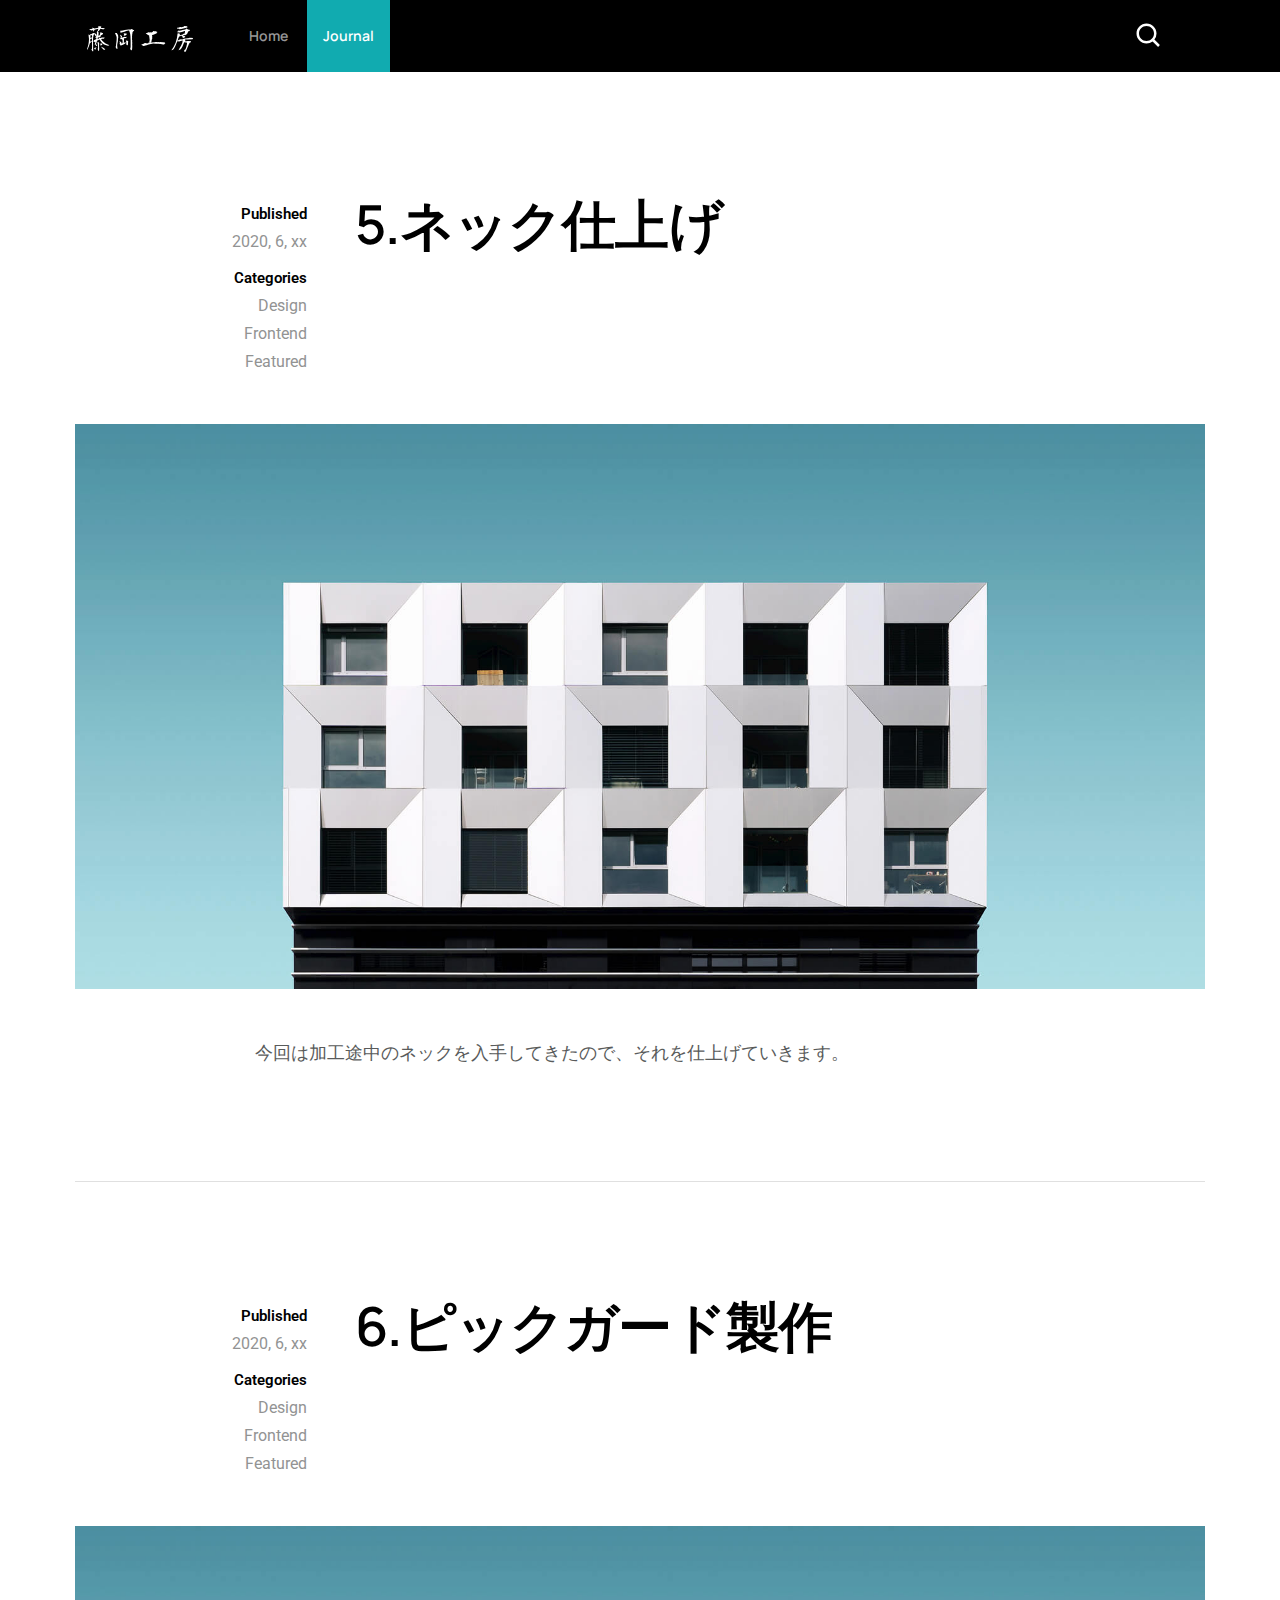
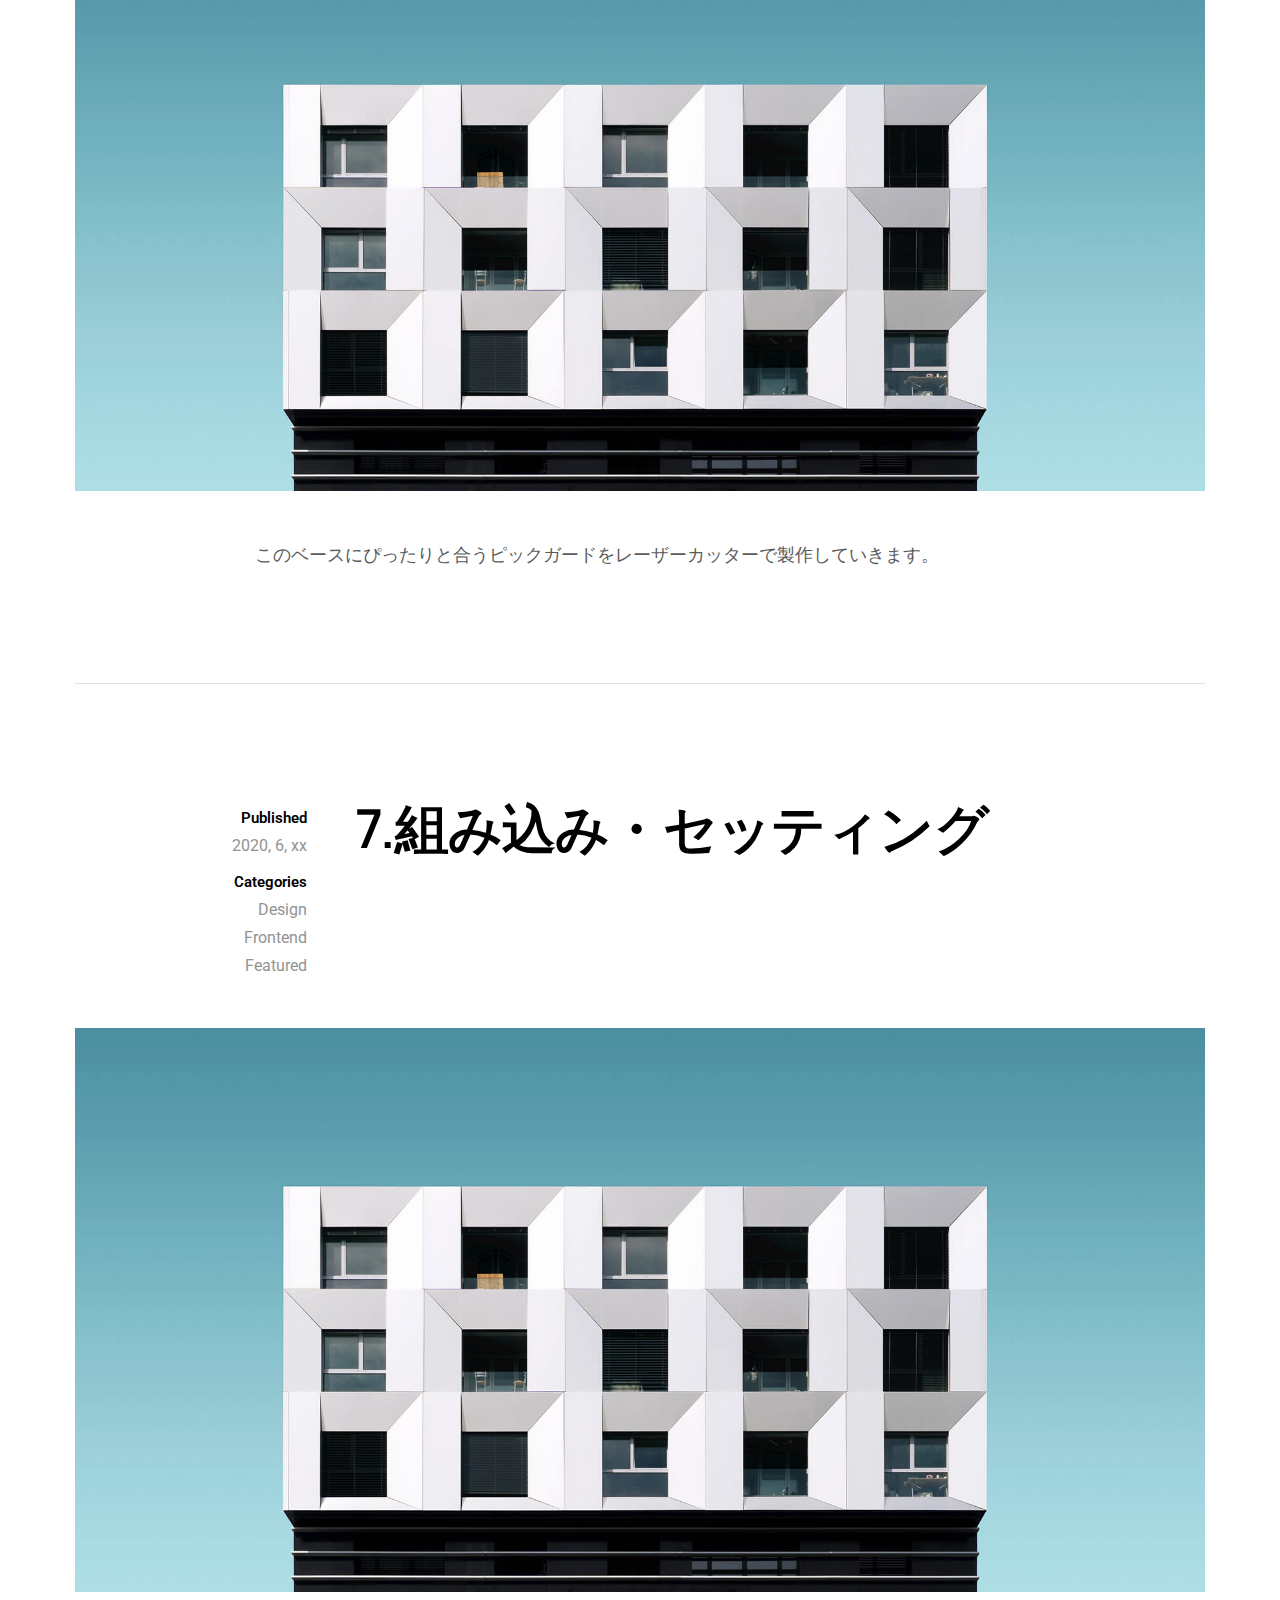
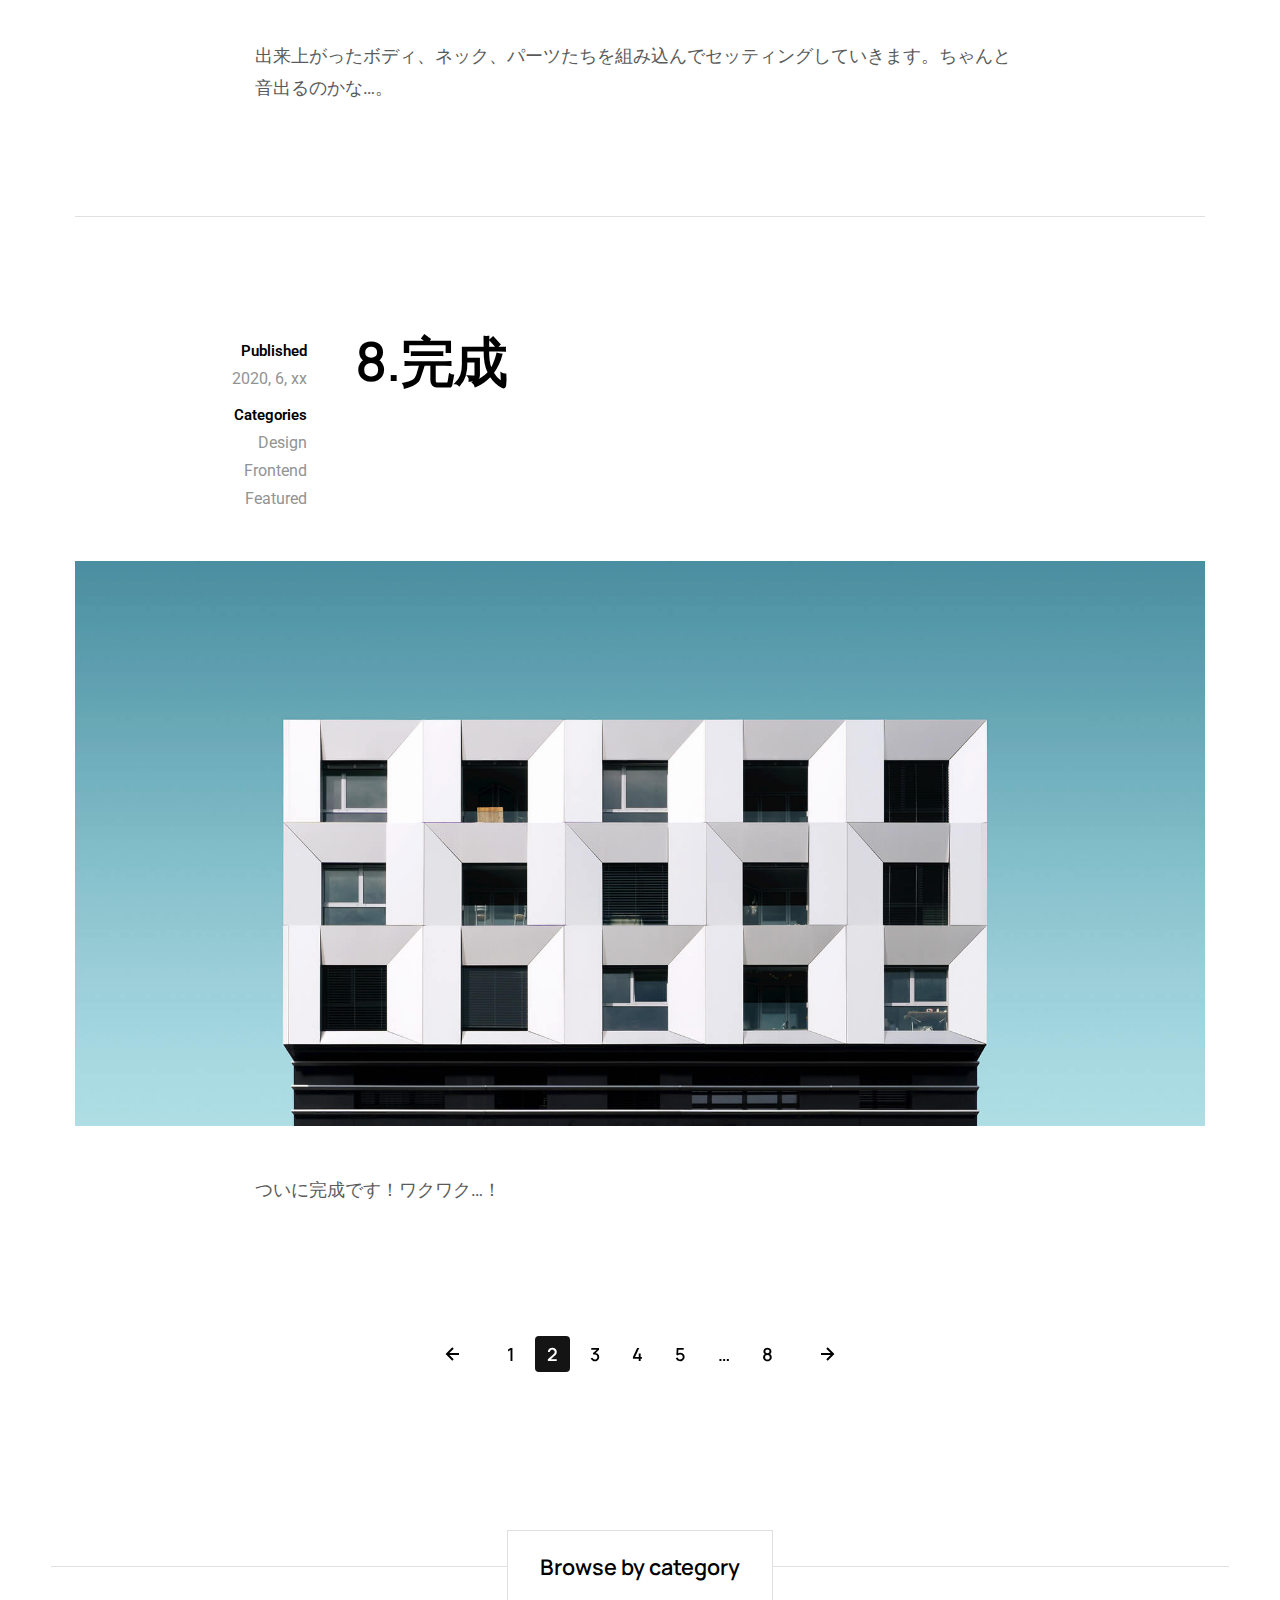
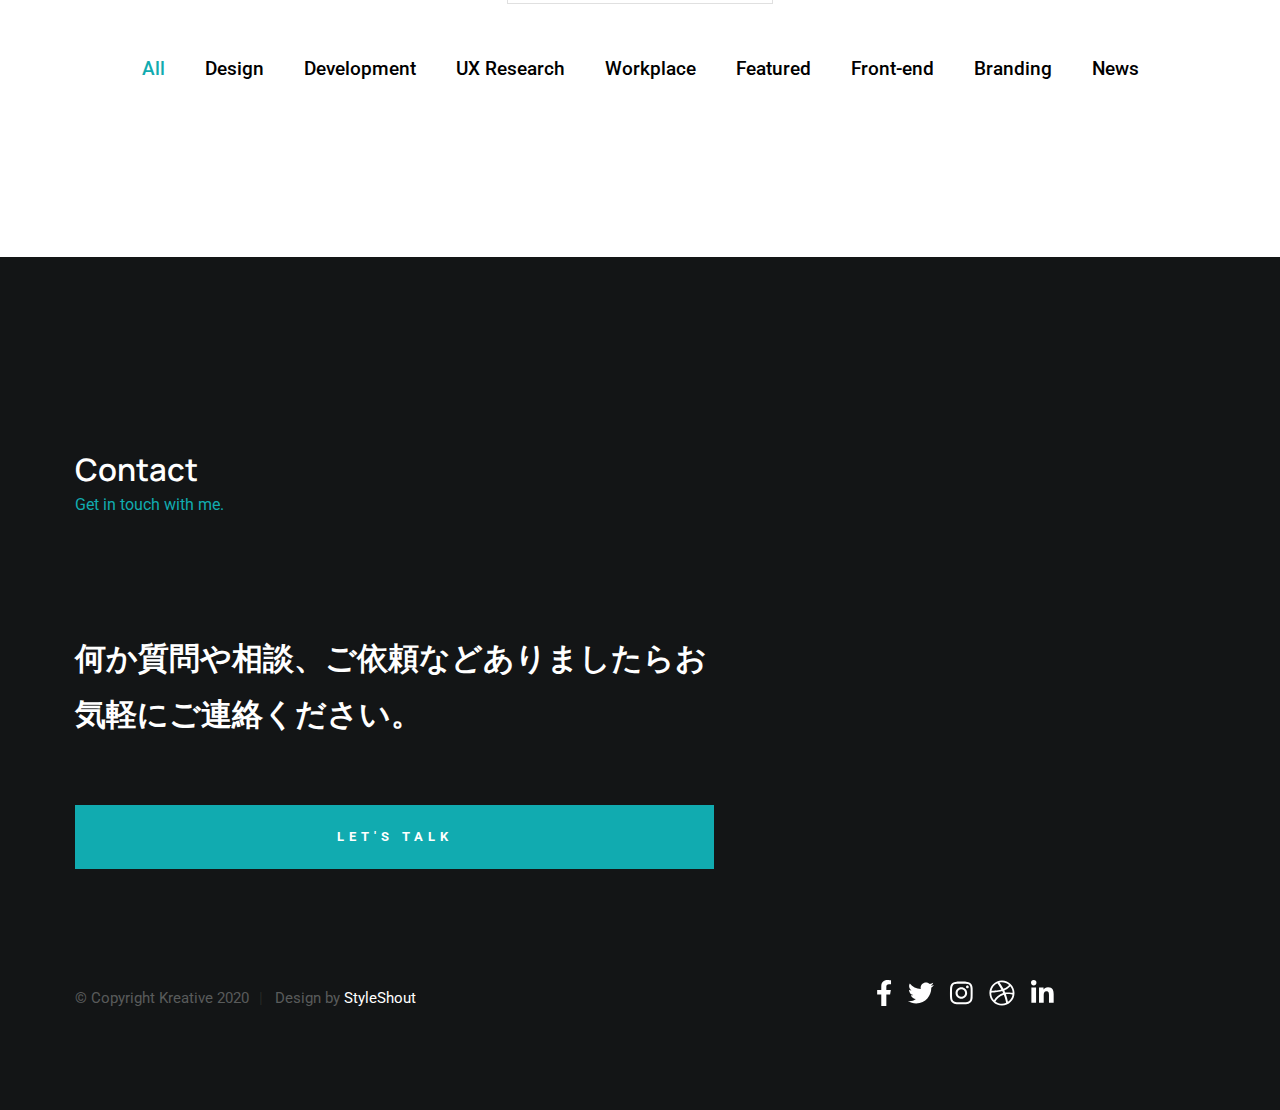
<file: blog-VoO-2.html>
<!DOCTYPE html>
<html class="no-js" lang="jp">
<head>

    <!--- basic page needs
    ================================================== -->
    <meta charset="utf-8">
    <title>Voice of Octopus-2 - 藤岡工房</title>
    <meta name="description" content="">
    <meta name="author" content="">

    <!-- mobile specific metas
    ================================================== -->
    <meta name="viewport" content="width=device-width, initial-scale=1">

    <!-- CSS
    ================================================== -->
    <link rel="stylesheet" href="css/styles.css">
    <link rel="stylesheet" href="css/vendor.css">

    <!-- script
    ================================================== -->
    <script src="js/modernizr.js"></script>
    <script defer src="js/fontawesome/all.min.js"></script>

    <!-- favicons
    ================================================== -->
    <link rel="apple-touch-icon" sizes="180x180" href="icon/apple_touch_icon_gt.png">
    <link rel="icon" type="image/png" sizes="32x32" href="icon/favicon_gt_32x32.png">
    <link rel="icon" type="image/png" sizes="16x16" href="icon/favicon_gt_16x16.png">
    <link rel="manifest" href="site.webmanifest">

</head>

<body id="top">


    <!-- preloader
    ================================================== -->
    <div id="preloader">
        <div id="loader"></div>
    </div>


    <!-- header
    ================================================== -->
    <header class="s-header s-header--blog">
        <div class="row">

            <div class="s-header__logo">
                <a href="index.html">
                    <img src="images/FujiokaFactoryWhite.svg" alt="藤岡工房">
                </a>
            </div>

            <nav class="s-header__nav">
                <ul>
                    <li><a href="index.html">Home</a></li>
                    <li class="current"><a href="index.html#blog">Journal</a></li>
                </ul>
            </nav>

            <a class="s-header__menu-toggle" href="#0" title="Menu">
                <span class="s-header__menu-icon"></span>
            </a>

            <div class="s-header__search-block">

                <div class="s-header__search">
                    <form role="search" method="get" class="s-header__search-form" action="#">
                        <label>
                            <span class="hide-content">Search for:</span>
                            <input type="search" class="search-field"  value="" name="s" title="Search for:" >
                        </label>
                        <input type="submit" class="search-submit" value="Search">
                    </form>
        
                    <a href="#0" title="Close Search" class="s-header__overlay-close">Close</a>
                </div>
    
                <a class="s-header__search-trigger" href="#0">
                    <svg xmlns="http://www.w3.org/2000/svg" viewBox="0 0 24 24"><path d="M10 18a7.952 7.952 0 004.897-1.688l4.396 4.396 1.414-1.414-4.396-4.396A7.952 7.952 0 0018 10c0-4.411-3.589-8-8-8s-8 3.589-8 8 3.589 8 8 8zm0-14c3.309 0 6 2.691 6 6s-2.691 6-6 6-6-2.691-6-6 2.691-6 6-6z"/></svg>
                </a>

            </div> <!-- end s-header__search-block -->

        </div> <!-- end row -->
    </header> <!-- end s-header -->


    <!-- blog content
    ================================================== -->
    <section class="blog-content">

        <div class="row">
            <div class="column large-12">

                <div class="blog-post-listing">
                    
                    <article class="blog-post">

                        <div class="blog-post__header">
                            <h1 class="blog-post__title">
                                <a href="blog-single.html" title="">
                                5.ネック仕上げ
                                </a>
                            </h1>
                            
                            <div class="blog-post__meta">

                                <div class="blog-post__date">2020, 6, xx</div>
              
                                <p class="blog-post__cat">
                                   <a href="category.html">Design</a>
                                   <a href="category.html">Frontend</a>
                                   <a href="category.html">Featured</a>
                                </p>
              
                             </div>
                        </div> <!-- blog-post__header -->

                        <a href="blog-single.html" class="blog-post__thumb">
                            <img src="images/thumbs/post/minimalist-1800.jpg" 
                                 srcset="images/thumbs/post/minimalist-2400.jpg 2400w, 
                                         images/thumbs/post/minimalist-1800.jpg 1800w, 
                                         images/thumbs/post/minimalist-600.jpg 600w" sizes="(max-width: 2400px) 100vw, 2400px" alt="">
                        </a> <!-- blog-post__thumb -->

                        <div class="blog-post__content">

                           <p class="blog-post__excerpt">
                            今回は加工途中のネックを入手してきたので、それを仕上げていきます。
                           </p>

                        </div> <!-- blog-post__content -->

                    </article> <!-- blog post -->


                    <article class="blog-post">

                        <div class="blog-post__header">
                            <h1 class="blog-post__title">
                                <a href="blog-single.html" title="">
                                6.ピックガード製作
                                </a>
                            </h1>
                            
                            <div class="blog-post__meta">

                                <div class="blog-post__date">2020, 6, xx</div>
              
                                <p class="blog-post__cat">
                                   <a href="category.html">Design</a>
                                   <a href="category.html">Frontend</a>
                                   <a href="category.html">Featured</a>
                                </p>
              
                             </div>
                        </div> <!-- blog-post__header -->

                        <a href="blog-single.html" class="blog-post__thumb">
                            <img src="images/thumbs/post/minimalist-1800.jpg" 
                                 srcset="images/thumbs/post/minimalist-2400.jpg 2400w, 
                                         images/thumbs/post/minimalist-1800.jpg 1800w, 
                                         images/thumbs/post/minimalist-600.jpg 600w" sizes="(max-width: 2400px) 100vw, 2400px" alt="">
                        </a> <!-- blog-post__thumb -->

                        <div class="blog-post__content">

                           <p class="blog-post__excerpt">
                            このベースにぴったりと合うピックガードをレーザーカッターで製作していきます。
                           </p>

                        </div> <!-- blog-post__content -->

                    </article> <!-- blog post -->
                    
                    
                    <article class="blog-post">

                        <div class="blog-post__header">
                            <h1 class="blog-post__title">
                                <a href="blog-single.html" title="">
                                7.組み込み・セッティング
                                </a>
                            </h1>
                            
                            <div class="blog-post__meta">

                                <div class="blog-post__date">2020, 6, xx</div>
              
                                <p class="blog-post__cat">
                                   <a href="category.html">Design</a>
                                   <a href="category.html">Frontend</a>
                                   <a href="category.html">Featured</a>
                                </p>
              
                             </div>
                        </div> <!-- blog-post__header -->

                        <a href="blog-single.html" class="blog-post__thumb">
                            <img src="images/thumbs/post/minimalist-1800.jpg" 
                                 srcset="images/thumbs/post/minimalist-2400.jpg 2400w, 
                                         images/thumbs/post/minimalist-1800.jpg 1800w, 
                                         images/thumbs/post/minimalist-600.jpg 600w" sizes="(max-width: 2400px) 100vw, 2400px" alt="">
                        </a> <!-- blog-post__thumb -->

                        <div class="blog-post__content">

                           <p class="blog-post__excerpt">
                            出来上がったボディ、ネック、パーツたちを組み込んでセッティングしていきます。ちゃんと音出るのかな…。
                           </p>

                        </div> <!-- blog-post__content -->

                    </article> <!-- blog post -->
                    
                    
                    <article class="blog-post">

                        <div class="blog-post__header">
                            <h1 class="blog-post__title">
                                <a href="blog-single.html" title="">
                                8.完成
                                </a>
                            </h1>
                            
                            <div class="blog-post__meta">

                                <div class="blog-post__date">2020, 6, xx</div>
              
                                <p class="blog-post__cat">
                                   <a href="category.html">Design</a>
                                   <a href="category.html">Frontend</a>
                                   <a href="category.html">Featured</a>
                                </p>
              
                             </div>
                        </div> <!-- blog-post__header -->

                        <a href="blog-single.html" class="blog-post__thumb">
                            <img src="images/thumbs/post/minimalist-1800.jpg" 
                                 srcset="images/thumbs/post/minimalist-2400.jpg 2400w, 
                                         images/thumbs/post/minimalist-1800.jpg 1800w, 
                                         images/thumbs/post/minimalist-600.jpg 600w" sizes="(max-width: 2400px) 100vw, 2400px" alt="">
                        </a> <!-- blog-post__thumb -->

                        <div class="blog-post__content">

                           <p class="blog-post__excerpt">
                            ついに完成です！ワクワク…！
                           </p>

                        </div> <!-- blog-post__content -->

                    </article> <!-- blog post -->
                    

                </div> <!-- end blog-post-listing -->

                <div class="row pagination-wrap">
                    <div class="column">
                        <nav class="pgn aos-init aos-animate" data-aos="fade-up">
                            <ul>
                                <li>
                                    <a class="pgn__prev" href="blog-VoO.html">
                                        <svg xmlns="http://www.w3.org/2000/svg" width="24" height="24" viewBox="0 0 24 24"><path d="M12.707 17.293L8.414 13H18v-2H8.414l4.293-4.293-1.414-1.414L4.586 12l6.707 6.707z"/></svg>
                                    </a>
                                </li>
                                <li><a class="pgn__num" href="blog-VoO.html">1</a></li>
                                <li><span class="pgn__num current">2</span></li>
                                <li><a class="pgn__num" href="#0">3</a></li>
                                <li><a class="pgn__num" href="#0">4</a></li>
                                <li><a class="pgn__num" href="#0">5</a></li>
                                <li><span class="pgn__num dots">…</span></li>
                                <li><a class="pgn__num" href="#0">8</a></li>
                                <li>
                                    <a class="pgn__next" href="#0">
                                        <svg xmlns="http://www.w3.org/2000/svg" width="24" height="24" viewBox="0 0 24 24"><path d="M11.293 17.293l1.414 1.414L19.414 12l-6.707-6.707-1.414 1.414L15.586 11H6v2h9.586z"/></svg>
                                    </a>
                                </li>
                            </ul>
                        </nav>
                    </div>
                </div>  <!-- end pagination-wrap -->

            </div> <!-- column -->
        </div> <!-- row -->

    </section> <!-- end blog-content -->


    <!-- category block
    ================================================== -->
    <section class="category-block">
        <div class="row">
            <div class="column">
                <h3>Browse by category</h3>
                
                <ul class="category-list">
                    <li class="current"><a href="blog.html">All</a></li>
                    <li><a href="category.html">Design</a></li>
                    <li><a href="category.html">Development</a></li>
                    <li><a href="category.html">UX Research</a></li>
                    <li><a href="category.html">Workplace</a></li>
                    <li><a href="category.html">Featured</a></li>
                    <li><a href="category.html">Front-end</a></li>
                    <li><a href="category.html">Branding</a></li>
                    <li><a href="category.html">News</a></li>
                </ul>
            </div>
        </div>
    </section> <!-- end category-block -->


    <!-- contact
    ================================================== -->
    <section id="contact" class="s-contact s-dark">

        <div class="row section-head">
            <div class="column large-3 medium-12">
                <h2>Contact</h2>
                <p class="desc">Get in touch with me.</p>
            </div>
        </div> <!-- end section-head -->

        <div class="row s-contact__content">

            <div class="column large-7 medium-12">
                <h3 class="display-1">
                    何か質問や相談、ご依頼などありましたらお気軽にご連絡ください。
                </h3>

                <div class="s-contact__email-us">
                    <a href="mailto:fujiokafactory@gmail.com" class="btn btn--primary h-full-width">Let's Talk</a>
                </div>
            </div>

           <!--
            <div class="column large-4 medium-12 s-contact__info-blocks">
                <div class="row">
                    <div class="column large-12 medium-6 tab-12">
                        <div class="s-contact__info-block">
                            
                            <span class="s-contact__info-block-icon">
                                <svg xmlns="http://www.w3.org/2000/svg" width="24" height="24"><path d="M12 14c2.206 0 4-1.794 4-4s-1.794-4-4-4-4 1.794-4 4 1.794 4 4 4zm0-6c1.103 0 2 .897 2 2s-.897 2-2 2-2-.897-2-2 .897-2 2-2z"/><path d="M11.42 21.814a.998.998 0 001.16 0C12.884 21.599 20.029 16.44 20 10c0-4.411-3.589-8-8-8S4 5.589 4 9.995c-.029 6.445 7.116 11.604 7.42 11.819zM12 4c3.309 0 6 2.691 6 6.005.021 4.438-4.388 8.423-6 9.73-1.611-1.308-6.021-5.294-6-9.735 0-3.309 2.691-6 6-6z"/></svg>
                            </span>
        
                            <h5>Find us here</h5>
                            <p>
                            1600 Amphitheatre Parkway <br>
                            Mountain View, California <br>
                            94043 US
                            </p>
                        </div> <!-- end s-contact__info-block --
                    </div>

                    <div class="column large-12 medium-6 tab-12">
                        <div class="s-contact__info-block">
                            <span class="s-contact__info-block-icon">
                                <svg xmlns="http://www.w3.org/2000/svg" width="24" height="24"><path d="M17.707 12.293a.999.999 0 00-1.414 0l-1.594 1.594c-.739-.22-2.118-.72-2.992-1.594s-1.374-2.253-1.594-2.992l1.594-1.594a.999.999 0 000-1.414l-4-4a.999.999 0 00-1.414 0L3.581 5.005c-.38.38-.594.902-.586 1.435.023 1.424.4 6.37 4.298 10.268s8.844 4.274 10.269 4.298h.028c.528 0 1.027-.208 1.405-.586l2.712-2.712a.999.999 0 000-1.414l-4-4.001zm-.127 6.712c-1.248-.021-5.518-.356-8.873-3.712-3.366-3.366-3.692-7.651-3.712-8.874L7 4.414 9.586 7 8.293 8.293a1 1 0 00-.272.912c.024.115.611 2.842 2.271 4.502s4.387 2.247 4.502 2.271a.991.991 0 00.912-.271L17 14.414 19.586 17l-2.006 2.005z"/></svg>
                            </span>
        
                            <h5>Say hello</h5>
                            <p>
                            hello@kreative.com <br>
                            +197 543 2345 <br>
                            +197 123 9876
                            </p>
                        </div> <!-- end s-contact__info-block --
                    </div>
                </div> <!-- end row --
            </div> <!-- end s-contact__info-blocks --
            -->

        </div> <!-- end s-contact__content -->

    </section> <!-- end s-contact -->


    <!-- footer
    ================================================== -->
    <footer class="s-footer">
        <div class="row">
            <div class="column large-4 medium-6 w-1000-stack s-footer__social-block">
                <ul class="s-footer__social">
                    <li><a href="#0"><i class="fab fa-facebook-f" aria-hidden="true"></i></a></li>
                    <li><a href="#0"><i class="fab fa-twitter" aria-hidden="true"></i></a></li>
                    <li><a href="#0"><i class="fab fa-instagram" aria-hidden="true"></i></a></li>
                    <li><a href="#0"><i class="fab fa-dribbble" aria-hidden="true"></i></a></li>
                    <li><a href="#0"><i class="fab fa-linkedin-in" aria-hidden="true"></i></a></li>
                </ul>
            </div>

            <div class="column large-7 medium-6 w-1000-stack ss-copyright">
                <span>© Copyright Kreative 2020</span> 
                <span>Design by <a href="https://www.styleshout.com/">StyleShout</a></span>
            </div>
        </div>

        <div class="ss-go-top">
            <a class="smoothscroll" title="Back to Top" href="#top">
                <svg xmlns="http://www.w3.org/2000/svg" viewBox="0 0 24 24"><path d="M6 4h12v2H6zm5 10v6h2v-6h5l-6-6-6 6z"/></svg>
            </a>
        </div> <!-- end ss-go-top -->
    </footer>


    <!-- Java Script
    ================================================== -->
    <script src="js/jquery-3.2.1.min.js"></script>
    <script src="js/plugins.js"></script>
    <script src="js/main.js"></script>

</body>

</html>
</file>
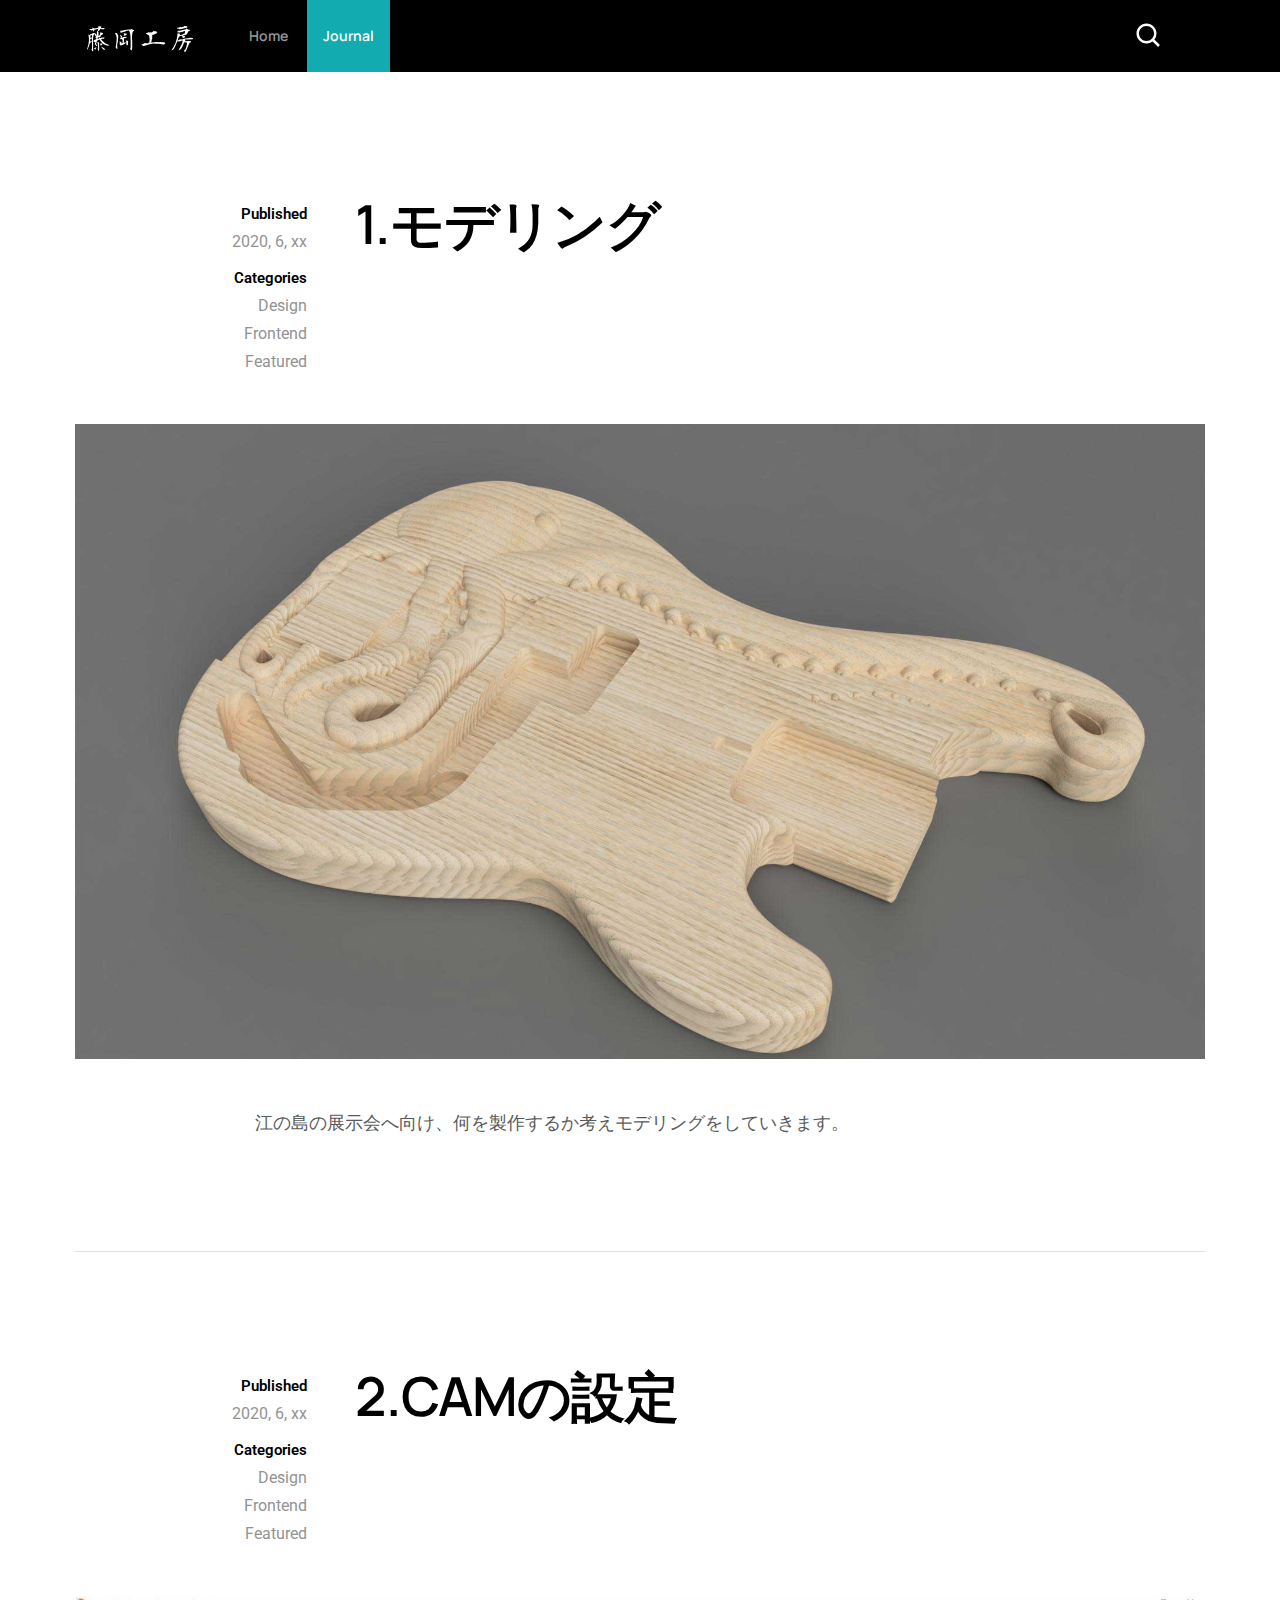
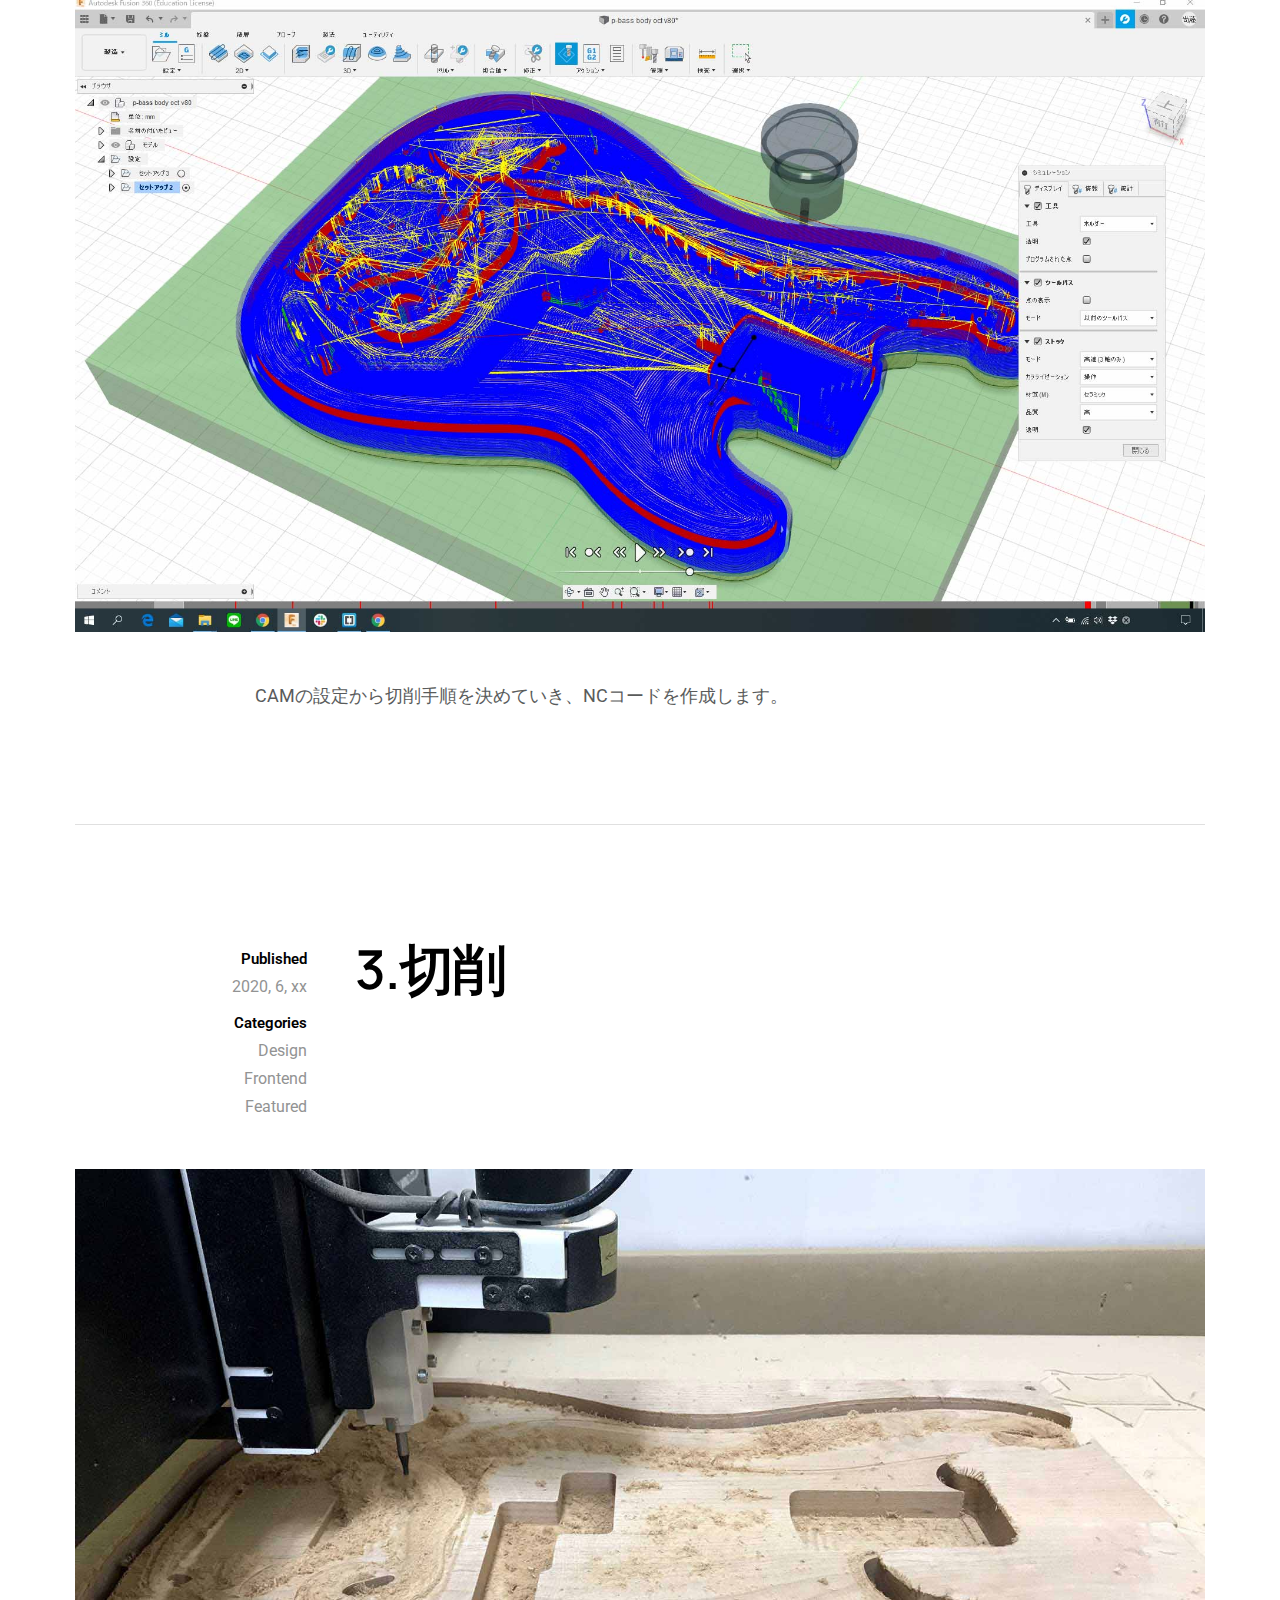
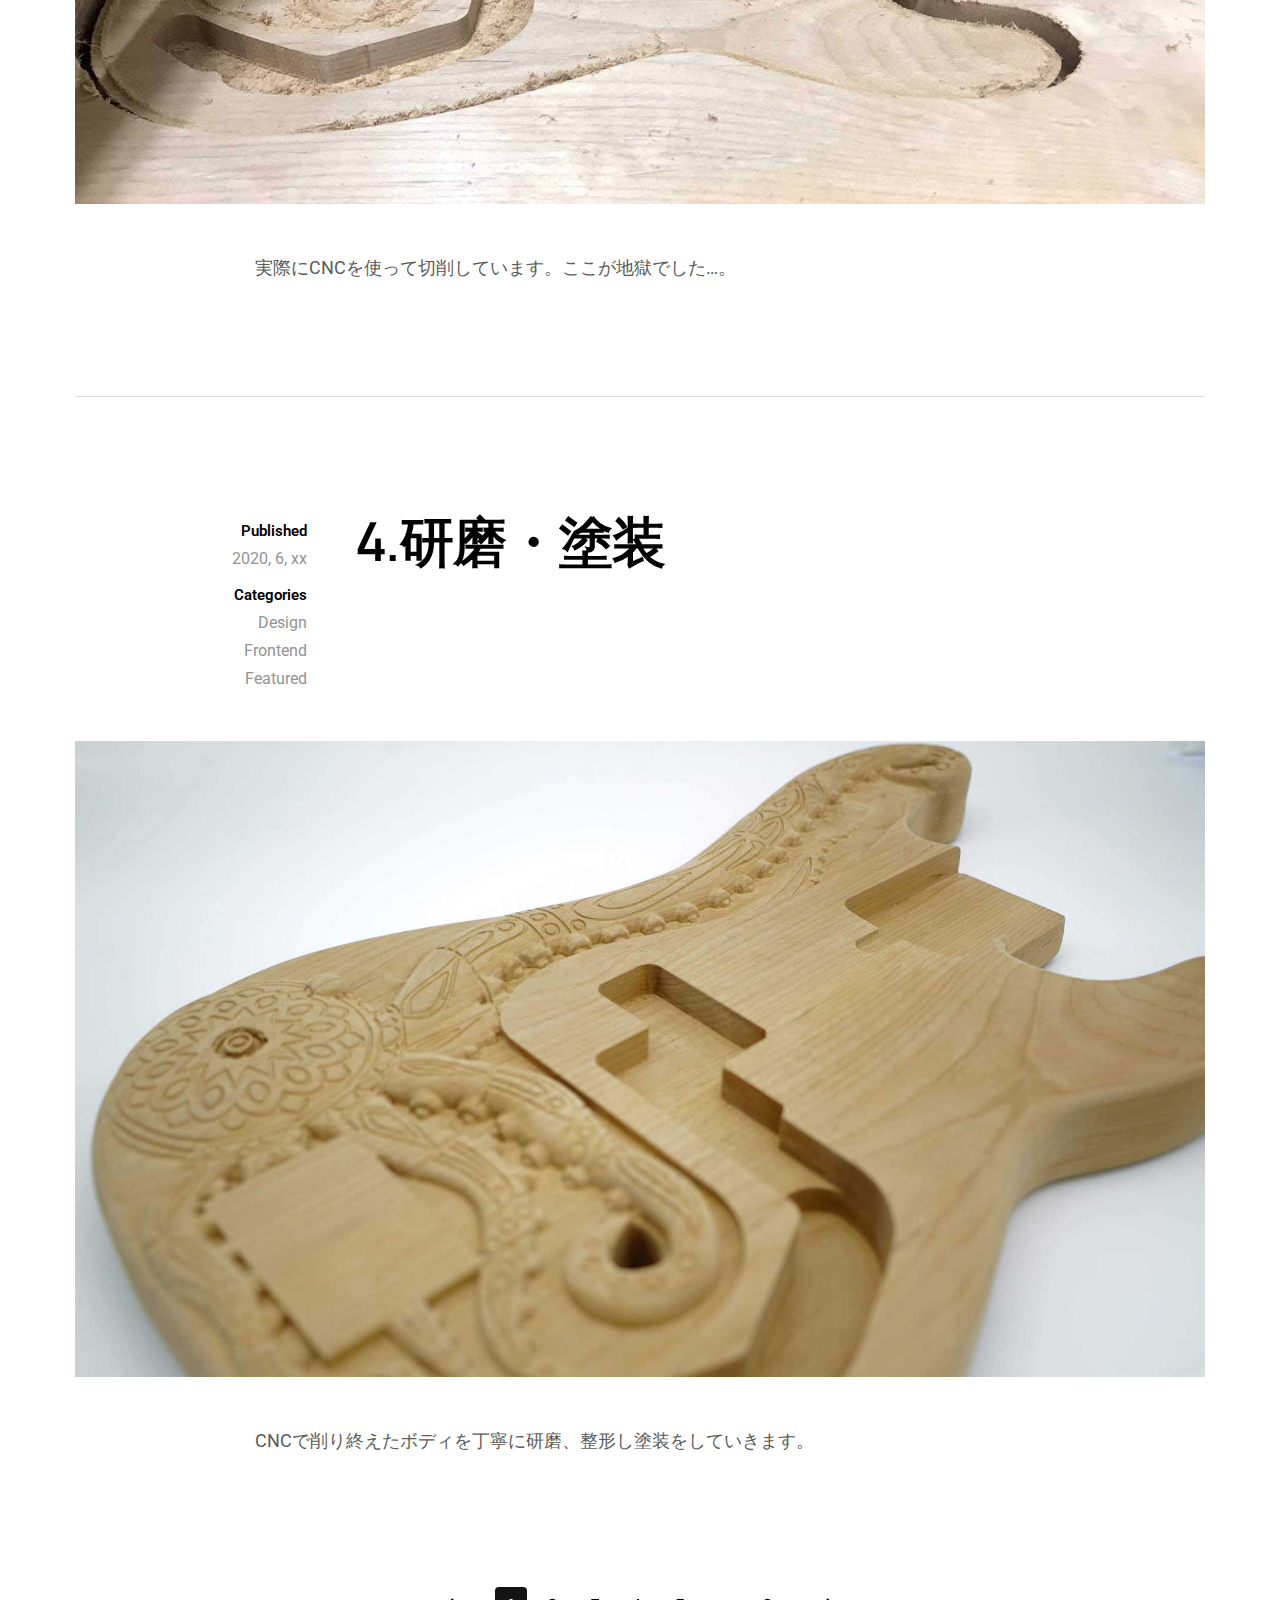
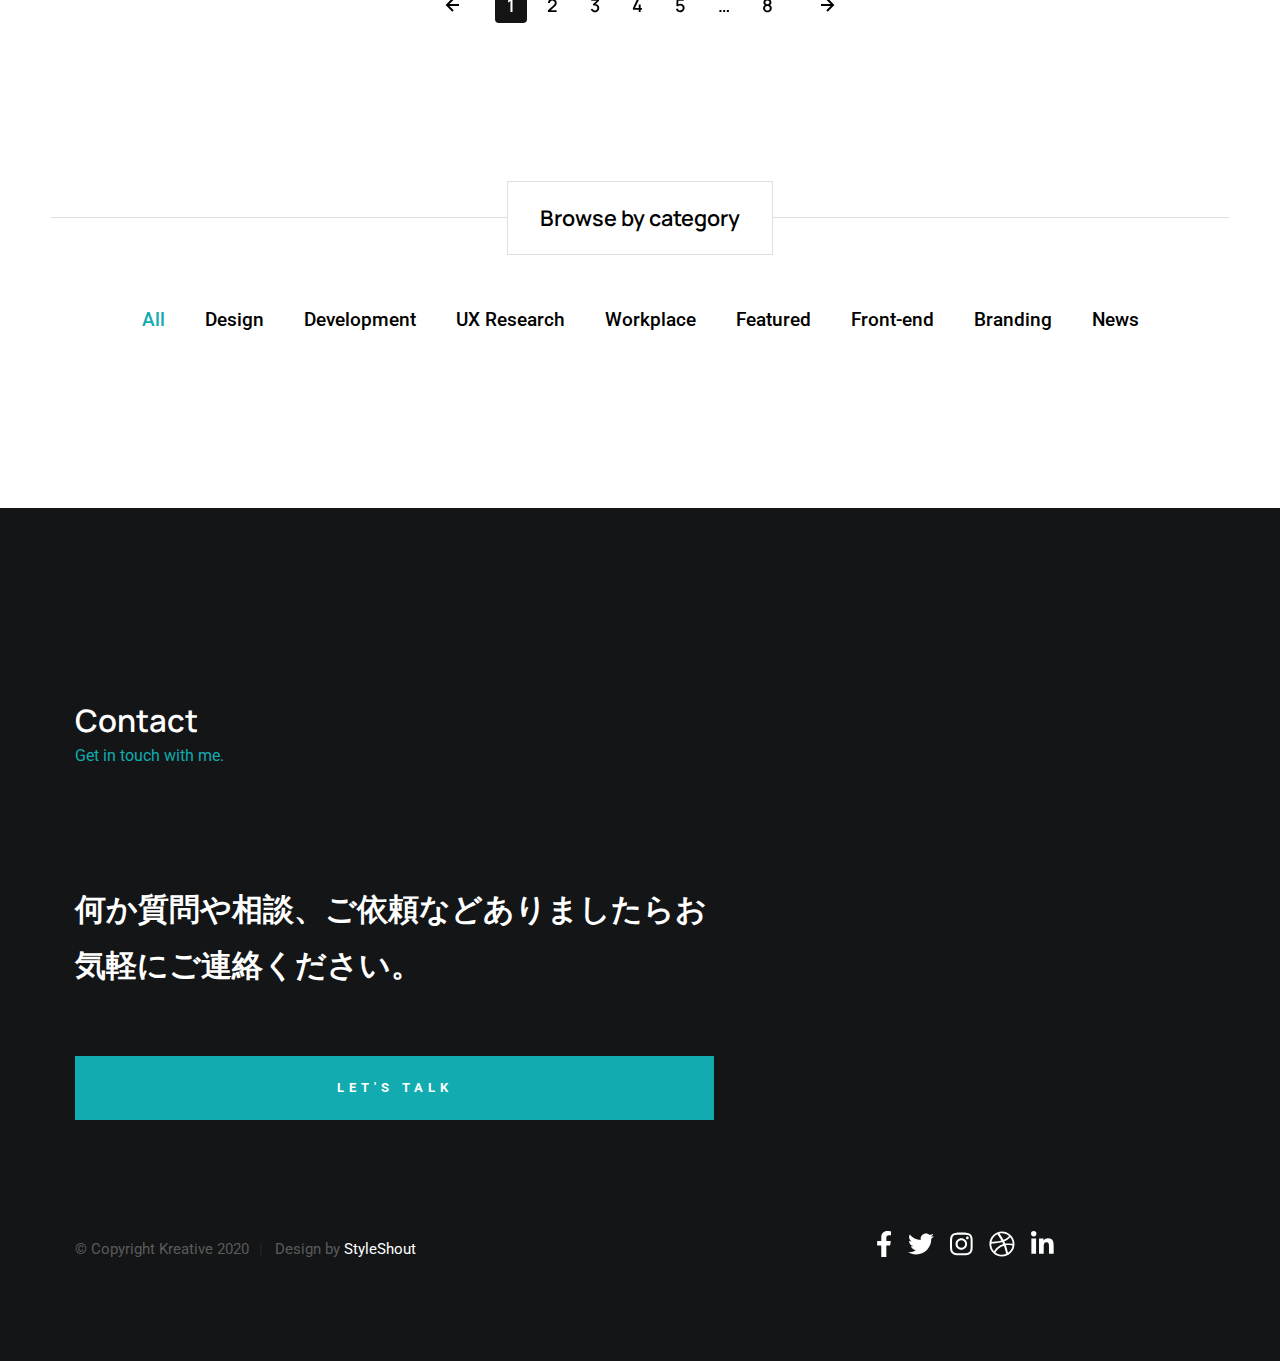
<file: blog-VoO.html>
<!DOCTYPE html>
<html class="no-js" lang="jp">
<head>

    <!--- basic page needs
    ================================================== -->
    <meta charset="utf-8">
    <title>Voice of Octopus - 藤岡工房</title>
    <meta name="description" content="">
    <meta name="author" content="">

    <!-- mobile specific metas
    ================================================== -->
    <meta name="viewport" content="width=device-width, initial-scale=1">

    <!-- CSS
    ================================================== -->
    <link rel="stylesheet" href="css/styles.css">
    <link rel="stylesheet" href="css/vendor.css">

    <!-- script
    ================================================== -->
    <script src="js/modernizr.js"></script>
    <script defer src="js/fontawesome/all.min.js"></script>

    <!-- favicons
    ================================================== -->
    <link rel="apple-touch-icon" sizes="180x180" href="icon/apple_touch_icon_gt.png">
    <link rel="icon" type="image/png" sizes="32x32" href="icon/favicon_gt_32x32.png">
    <link rel="icon" type="image/png" sizes="16x16" href="icon/favicon_gt_16x16.png">
    <link rel="manifest" href="site.webmanifest">

</head>

<body id="top">


    <!-- preloader
    ================================================== -->
    <div id="preloader">
        <div id="loader"></div>
    </div>


    <!-- header
    ================================================== -->
    <header class="s-header s-header--blog">
        <div class="row">

            <div class="s-header__logo">
                <a href="index.html">
                    <img src="images/FujiokaFactoryWhite.svg" alt="藤岡工房">
                </a>
            </div>

            <nav class="s-header__nav">
                <ul>
                    <li><a href="index.html">Home</a></li>
                    <li class="current"><a href="index.html#blog">Journal</a></li>
                </ul>
            </nav>

            <a class="s-header__menu-toggle" href="#0" title="Menu">
                <span class="s-header__menu-icon"></span>
            </a>

            <div class="s-header__search-block">

                <div class="s-header__search">
                    <form role="search" method="get" class="s-header__search-form" action="#">
                        <label>
                            <span class="hide-content">Search for:</span>
                            <input type="search" class="search-field"  value="" name="s" title="Search for:" >
                        </label>
                        <input type="submit" class="search-submit" value="Search">
                    </form>
        
                    <a href="#0" title="Close Search" class="s-header__overlay-close">Close</a>
                </div>
    
                <a class="s-header__search-trigger" href="#0">
                    <svg xmlns="http://www.w3.org/2000/svg" viewBox="0 0 24 24"><path d="M10 18a7.952 7.952 0 004.897-1.688l4.396 4.396 1.414-1.414-4.396-4.396A7.952 7.952 0 0018 10c0-4.411-3.589-8-8-8s-8 3.589-8 8 3.589 8 8 8zm0-14c3.309 0 6 2.691 6 6s-2.691 6-6 6-6-2.691-6-6 2.691-6 6-6z"/></svg>
                </a>

            </div> <!-- end s-header__search-block -->

        </div> <!-- end row -->
    </header> <!-- end s-header -->


    <!-- blog content
    ================================================== -->
    <section class="blog-content">

        <div class="row">
            <div class="column large-12">

                <div class="blog-post-listing">
                    
                    <article class="blog-post">

                        <div class="blog-post__header">
                            <h1 class="blog-post__title">
                                <a href="blog-single.html" title="">
                                1.モデリング
                                </a>
                            </h1>
                            
                            <div class="blog-post__meta">

                                <div class="blog-post__date">2020, 6, xx</div>
              
                                <p class="blog-post__cat">
                                   <a href="category.html">Design</a>
                                   <a href="category.html">Frontend</a>
                                   <a href="category.html">Featured</a>
                                </p>
              
                             </div>
                        </div> <!-- blog-post__header -->

                        <a href="blog-single.html" class="blog-post__thumb">
                            <img src="images/blog/VoO/voo-modeling-1920.jpg" 
                                 srcset="images/blog/VoO/voo-modeling-1920.jpg 1920w, 
                                         images/blog/VoO/voo-modeling-960.jpg 960w,"
                                         sizes="(max-width: 1920px) 100vw, 1920px" alt="ベースのモデリング">
                        </a> <!-- blog-post__thumb -->

                        <div class="blog-post__content">

                           <p class="blog-post__excerpt">
                            江の島の展示会へ向け、何を製作するか考えモデリングをしていきます。
                           </p>

                        </div> <!-- blog-post__content -->

                    </article> <!-- blog post -->


                    <article class="blog-post">

                        <div class="blog-post__header">
                            <h1 class="blog-post__title">
                                <a href="blog-single.html" title="">
                                2.CAMの設定
                                </a>
                            </h1>
                            
                            <div class="blog-post__meta">

                                <div class="blog-post__date">2020, 6, xx</div>
              
                                <p class="blog-post__cat">
                                   <a href="category.html">Design</a>
                                   <a href="category.html">Frontend</a>
                                   <a href="category.html">Featured</a>
                                </p>
              
                             </div>
                        </div> <!-- blog-post__header -->

                        <a href="blog-single.html" class="blog-post__thumb">
                            <img src="images/blog/VoO/voo-cam-1920.jpg" 
                                 srcset="images/blog/VoO/voo-cam-1920.jpg 1920w, 
                                         images/blog/VoO/voo-cam-960.jpg 960w," 
                                         sizes="(max-width: 1920px) 100vw, 1920px" alt="fusion360のCAM">
                        </a> <!-- blog-post__thumb -->

                        <div class="blog-post__content">

                           <p class="blog-post__excerpt">
                            CAMの設定から切削手順を決めていき、NCコードを作成します。
                           </p>

                        </div> <!-- blog-post__content -->

                    </article> <!-- blog post -->
                    
                    
                    <article class="blog-post">

                        <div class="blog-post__header">
                            <h1 class="blog-post__title">
                                <a href="blog-single.html" title="">
                                3.切削
                                </a>
                            </h1>
                            
                            <div class="blog-post__meta">

                                <div class="blog-post__date">2020, 6, xx</div>
              
                                <p class="blog-post__cat">
                                   <a href="category.html">Design</a>
                                   <a href="category.html">Frontend</a>
                                   <a href="category.html">Featured</a>
                                </p>
              
                             </div>
                        </div> <!-- blog-post__header -->

                        <a href="blog-single.html" class="blog-post__thumb">
                            <img src="images/blog/VoO/voo-cnc-1920.jpg" 
                                 srcset="images/blog/VoO/voo-cnc-1920.jpg 1920w, 
                                         images/blog/VoO/voo-cnc-960.jpg 960w," 
                                          sizes="(max-width: 1920px) 100vw, 1920px" alt="CNCでの切削">
                        </a> <!-- blog-post__thumb -->

                        <div class="blog-post__content">

                           <p class="blog-post__excerpt">
                            実際にCNCを使って切削しています。ここが地獄でした…。
                           </p>

                        </div> <!-- blog-post__content -->

                    </article> <!-- blog post -->
                    
                    
                    <article class="blog-post">

                        <div class="blog-post__header">
                            <h1 class="blog-post__title">
                                <a href="blog-single.html" title="">
                                4.研磨・塗装
                                </a>
                            </h1>
                            
                            <div class="blog-post__meta">

                                <div class="blog-post__date">2020, 6, xx</div>
              
                                <p class="blog-post__cat">
                                   <a href="category.html">Design</a>
                                   <a href="category.html">Frontend</a>
                                   <a href="category.html">Featured</a>
                                </p>
              
                             </div>
                        </div> <!-- blog-post__header -->

                        <a href="blog-single.html" class="blog-post__thumb">
                            <img src="images/blog/VoO/voo-wood-1920.jpg" 
                                 srcset="images/blog/VoO/voo-wood-1920.jpg 1920w, 
                                         images/blog/VoO/voo-wood-960.jpg 960w," 
                                          sizes="(max-width: 1920px) 100vw, 1920px" alt="研磨し塗装していく">
                        </a> <!-- blog-post__thumb -->

                        <div class="blog-post__content">

                           <p class="blog-post__excerpt">
                            CNCで削り終えたボディを丁寧に研磨、整形し塗装をしていきます。
                           </p>

                        </div> <!-- blog-post__content -->

                    </article> <!-- blog post -->
                    

                </div> <!-- end blog-post-listing -->

                <div class="row pagination-wrap">
                    <div class="column">
                        <nav class="pgn aos-init aos-animate" data-aos="fade-up">
                            <ul>
                                <li>
                                    <a class="pgn__prev" href="#0">
                                        <svg xmlns="http://www.w3.org/2000/svg" width="24" height="24" viewBox="0 0 24 24"><path d="M12.707 17.293L8.414 13H18v-2H8.414l4.293-4.293-1.414-1.414L4.586 12l6.707 6.707z"/></svg>
                                    </a>
                                </li>
                                <li><span class="pgn__num current">1</span></li>
                                <li><a class="pgn__num" href="blog-VoO-2.html">2</a></li>
                                <li><a class="pgn__num" href="#0">3</a></li>
                                <li><a class="pgn__num" href="#0">4</a></li>
                                <li><a class="pgn__num" href="#0">5</a></li>
                                <li><span class="pgn__num dots">…</span></li>
                                <li><a class="pgn__num" href="#0">8</a></li>
                                <li>
                                    <a class="pgn__next" href="blog-VoO-2.html">
                                        <svg xmlns="http://www.w3.org/2000/svg" width="24" height="24" viewBox="0 0 24 24"><path d="M11.293 17.293l1.414 1.414L19.414 12l-6.707-6.707-1.414 1.414L15.586 11H6v2h9.586z"/></svg>
                                    </a>
                                </li>
                            </ul>
                        </nav>
                    </div>
                </div>  <!-- end pagination-wrap -->

            </div> <!-- column -->
        </div> <!-- row -->

    </section> <!-- end blog-content -->


    <!-- category block
    ================================================== -->
    <section class="category-block">
        <div class="row">
            <div class="column">
                <h3>Browse by category</h3>
                
                <ul class="category-list">
                    <li class="current"><a href="blog.html">All</a></li>
                    <li><a href="category.html">Design</a></li>
                    <li><a href="category.html">Development</a></li>
                    <li><a href="category.html">UX Research</a></li>
                    <li><a href="category.html">Workplace</a></li>
                    <li><a href="category.html">Featured</a></li>
                    <li><a href="category.html">Front-end</a></li>
                    <li><a href="category.html">Branding</a></li>
                    <li><a href="category.html">News</a></li>
                </ul>
            </div>
        </div>
    </section> <!-- end category-block -->


    <!-- contact
    ================================================== -->
    <section id="contact" class="s-contact s-dark">

        <div class="row section-head">
            <div class="column large-3 medium-12">
                <h2>Contact</h2>
                <p class="desc">Get in touch with me.</p>
            </div>
        </div> <!-- end section-head -->

        <div class="row s-contact__content">

            <div class="column large-7 medium-12">
                <h3 class="display-1">
                    何か質問や相談、ご依頼などありましたらお気軽にご連絡ください。
                </h3>

                <div class="s-contact__email-us">
                    <a href="mailto:fujiokafactory@gmail.com" class="btn btn--primary h-full-width">Let's Talk</a>
                </div>
            </div>

           <!--
            <div class="column large-4 medium-12 s-contact__info-blocks">
                <div class="row">
                    <div class="column large-12 medium-6 tab-12">
                        <div class="s-contact__info-block">
                            
                            <span class="s-contact__info-block-icon">
                                <svg xmlns="http://www.w3.org/2000/svg" width="24" height="24"><path d="M12 14c2.206 0 4-1.794 4-4s-1.794-4-4-4-4 1.794-4 4 1.794 4 4 4zm0-6c1.103 0 2 .897 2 2s-.897 2-2 2-2-.897-2-2 .897-2 2-2z"/><path d="M11.42 21.814a.998.998 0 001.16 0C12.884 21.599 20.029 16.44 20 10c0-4.411-3.589-8-8-8S4 5.589 4 9.995c-.029 6.445 7.116 11.604 7.42 11.819zM12 4c3.309 0 6 2.691 6 6.005.021 4.438-4.388 8.423-6 9.73-1.611-1.308-6.021-5.294-6-9.735 0-3.309 2.691-6 6-6z"/></svg>
                            </span>
        
                            <h5>Find us here</h5>
                            <p>
                            1600 Amphitheatre Parkway <br>
                            Mountain View, California <br>
                            94043 US
                            </p>
                        </div> <!-- end s-contact__info-block --
                    </div>

                    <div class="column large-12 medium-6 tab-12">
                        <div class="s-contact__info-block">
                            <span class="s-contact__info-block-icon">
                                <svg xmlns="http://www.w3.org/2000/svg" width="24" height="24"><path d="M17.707 12.293a.999.999 0 00-1.414 0l-1.594 1.594c-.739-.22-2.118-.72-2.992-1.594s-1.374-2.253-1.594-2.992l1.594-1.594a.999.999 0 000-1.414l-4-4a.999.999 0 00-1.414 0L3.581 5.005c-.38.38-.594.902-.586 1.435.023 1.424.4 6.37 4.298 10.268s8.844 4.274 10.269 4.298h.028c.528 0 1.027-.208 1.405-.586l2.712-2.712a.999.999 0 000-1.414l-4-4.001zm-.127 6.712c-1.248-.021-5.518-.356-8.873-3.712-3.366-3.366-3.692-7.651-3.712-8.874L7 4.414 9.586 7 8.293 8.293a1 1 0 00-.272.912c.024.115.611 2.842 2.271 4.502s4.387 2.247 4.502 2.271a.991.991 0 00.912-.271L17 14.414 19.586 17l-2.006 2.005z"/></svg>
                            </span>
        
                            <h5>Say hello</h5>
                            <p>
                            hello@kreative.com <br>
                            +197 543 2345 <br>
                            +197 123 9876
                            </p>
                        </div> <!-- end s-contact__info-block --
                    </div>
                </div> <!-- end row --
            </div> <!-- end s-contact__info-blocks --
            -->

        </div> <!-- end s-contact__content -->

    </section> <!-- end s-contact -->


    <!-- footer
    ================================================== -->
    <footer class="s-footer">
        <div class="row">
            <div class="column large-4 medium-6 w-1000-stack s-footer__social-block">
                <ul class="s-footer__social">
                    <li><a href="#0"><i class="fab fa-facebook-f" aria-hidden="true"></i></a></li>
                    <li><a href="#0"><i class="fab fa-twitter" aria-hidden="true"></i></a></li>
                    <li><a href="#0"><i class="fab fa-instagram" aria-hidden="true"></i></a></li>
                    <li><a href="#0"><i class="fab fa-dribbble" aria-hidden="true"></i></a></li>
                    <li><a href="#0"><i class="fab fa-linkedin-in" aria-hidden="true"></i></a></li>
                </ul>
            </div>

            <div class="column large-7 medium-6 w-1000-stack ss-copyright">
                <span>© Copyright Kreative 2020</span> 
                <span>Design by <a href="https://www.styleshout.com/">StyleShout</a></span>
            </div>
        </div>

        <div class="ss-go-top">
            <a class="smoothscroll" title="Back to Top" href="#top">
                <svg xmlns="http://www.w3.org/2000/svg" viewBox="0 0 24 24"><path d="M6 4h12v2H6zm5 10v6h2v-6h5l-6-6-6 6z"/></svg>
            </a>
        </div> <!-- end ss-go-top -->
    </footer>


    <!-- Java Script
    ================================================== -->
    <script src="js/jquery-3.2.1.min.js"></script>
    <script src="js/plugins.js"></script>
    <script src="js/main.js"></script>

</body>

</html>
</file>
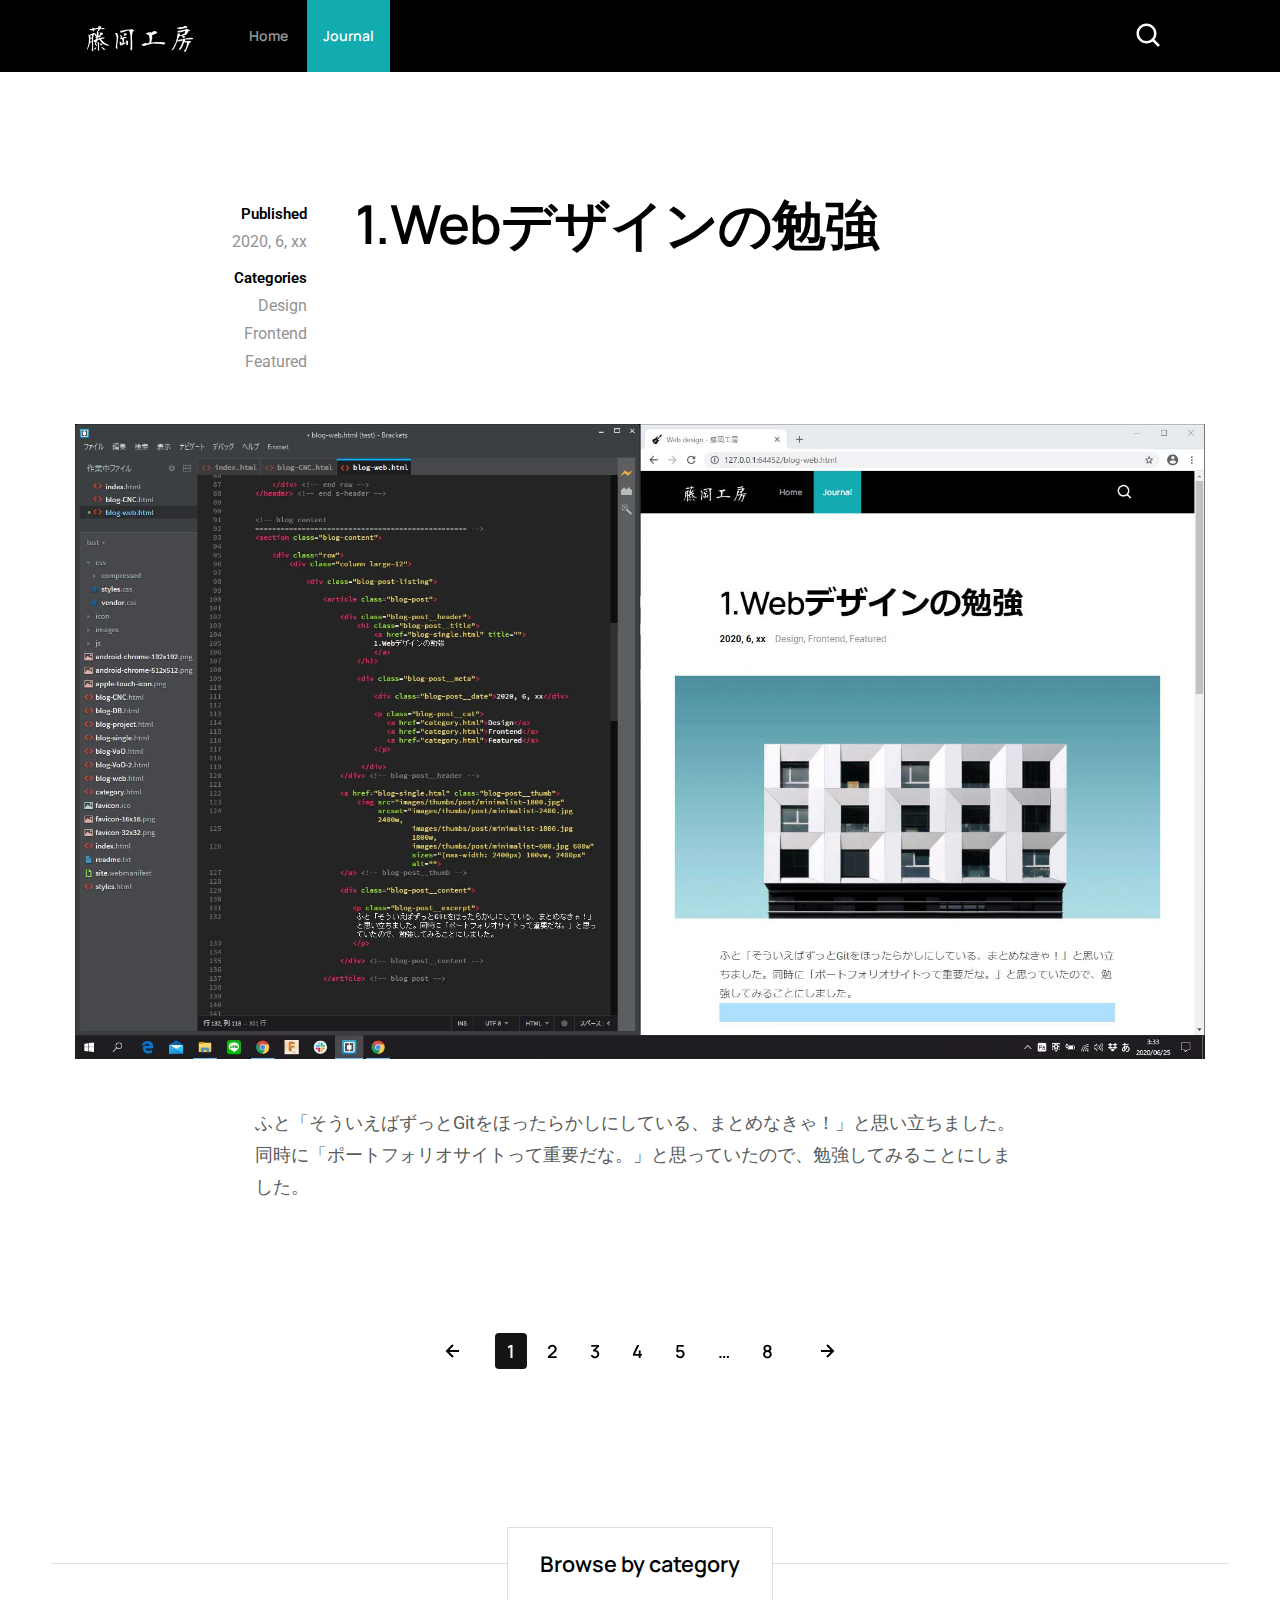
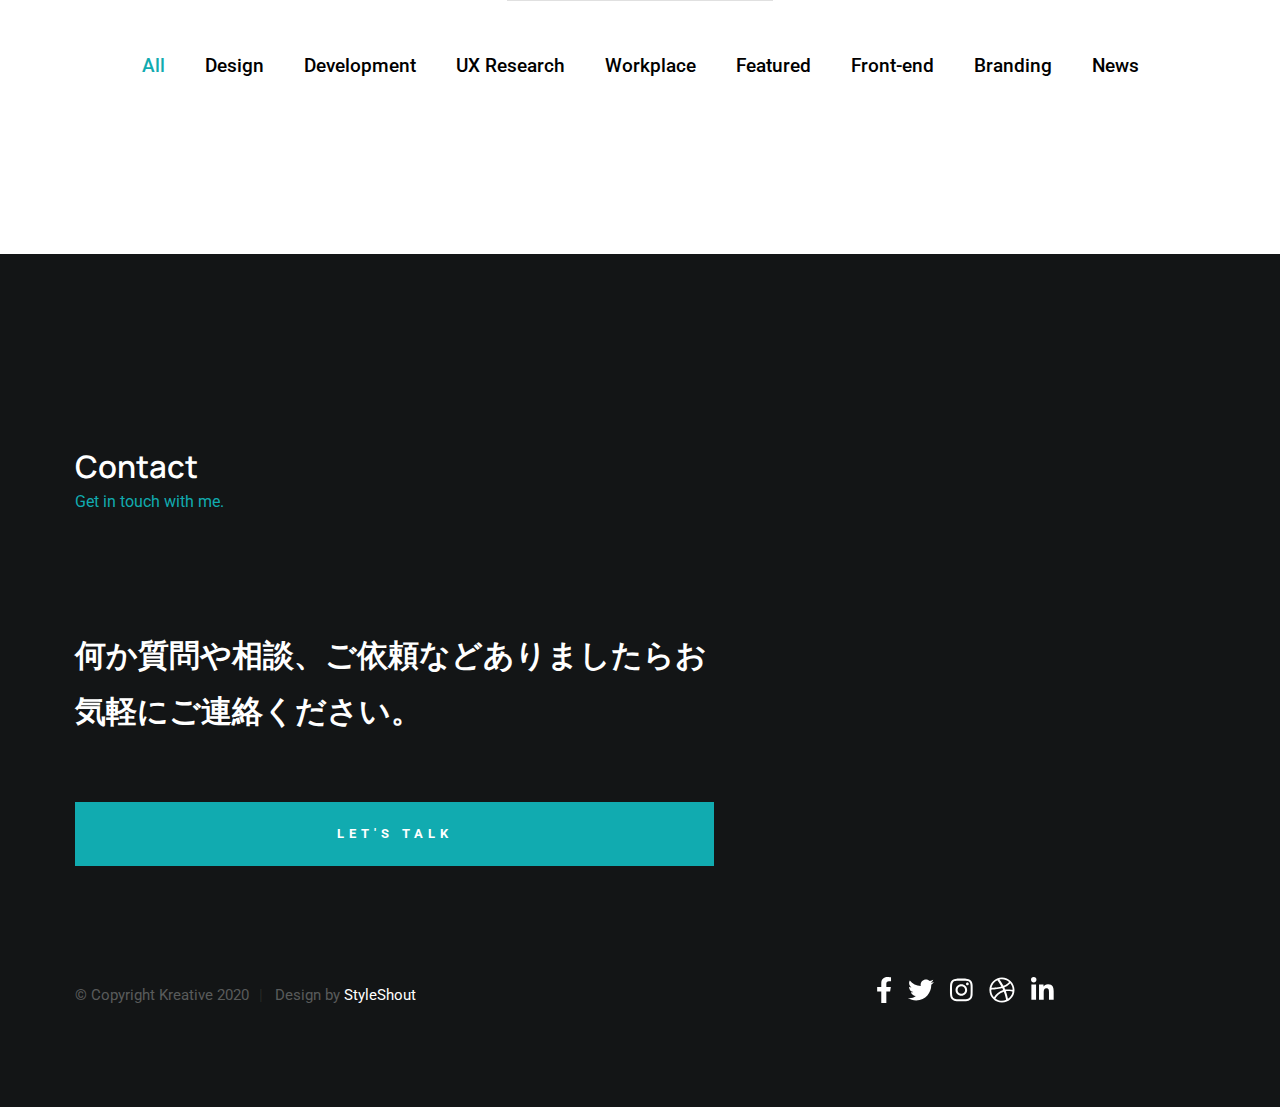
<file: blog-web.html>
<!DOCTYPE html>
<html class="no-js" lang="jp">
<head>

    <!--- basic page needs
    ================================================== -->
    <meta charset="utf-8">
    <title>Web design - 藤岡工房</title>
    <meta name="description" content="">
    <meta name="author" content="">

    <!-- mobile specific metas
    ================================================== -->
    <meta name="viewport" content="width=device-width, initial-scale=1">

    <!-- CSS
    ================================================== -->
    <link rel="stylesheet" href="css/styles.css">
    <link rel="stylesheet" href="css/vendor.css">

    <!-- script
    ================================================== -->
    <script src="js/modernizr.js"></script>
    <script defer src="js/fontawesome/all.min.js"></script>

    <!-- favicons
    ================================================== -->
    <link rel="apple-touch-icon" sizes="180x180" href="icon/apple_touch_icon_gt.png">
    <link rel="icon" type="image/png" sizes="32x32" href="icon/favicon_gt_32x32.png">
    <link rel="icon" type="image/png" sizes="16x16" href="icon/favicon_gt_16x16.png">
    <link rel="manifest" href="site.webmanifest">

</head>

<body id="top">


    <!-- preloader
    ================================================== -->
    <div id="preloader">
        <div id="loader"></div>
    </div>


    <!-- header
    ================================================== -->
    <header class="s-header s-header--blog">
        <div class="row">

            <div class="s-header__logo">
                <a href="index.html">
                    <img src="images/FujiokaFactoryWhite.svg" alt="藤岡工房">
                </a>
            </div>

            <nav class="s-header__nav">
                <ul>
                    <li><a href="index.html">Home</a></li>
                    <li class="current"><a href="index.html#blog">Journal</a></li>
                </ul>
            </nav>

            <a class="s-header__menu-toggle" href="#0" title="Menu">
                <span class="s-header__menu-icon"></span>
            </a>

            <div class="s-header__search-block">

                <div class="s-header__search">
                    <form role="search" method="get" class="s-header__search-form" action="#">
                        <label>
                            <span class="hide-content">Search for:</span>
                            <input type="search" class="search-field"  value="" name="s" title="Search for:" >
                        </label>
                        <input type="submit" class="search-submit" value="Search">
                    </form>
        
                    <a href="#0" title="Close Search" class="s-header__overlay-close">Close</a>
                </div>
    
                <a class="s-header__search-trigger" href="#0">
                    <svg xmlns="http://www.w3.org/2000/svg" viewBox="0 0 24 24"><path d="M10 18a7.952 7.952 0 004.897-1.688l4.396 4.396 1.414-1.414-4.396-4.396A7.952 7.952 0 0018 10c0-4.411-3.589-8-8-8s-8 3.589-8 8 3.589 8 8 8zm0-14c3.309 0 6 2.691 6 6s-2.691 6-6 6-6-2.691-6-6 2.691-6 6-6z"/></svg>
                </a>

            </div> <!-- end s-header__search-block -->

        </div> <!-- end row -->
    </header> <!-- end s-header -->


    <!-- blog content
    ================================================== -->
    <section class="blog-content">

        <div class="row">
            <div class="column large-12">

                <div class="blog-post-listing">
                    
                    <article class="blog-post">

                        <div class="blog-post__header">
                            <h1 class="blog-post__title">
                                <a href="blog-single.html" title="">
                                1.Webデザインの勉強
                                </a>
                            </h1>
                            
                            <div class="blog-post__meta">

                                <div class="blog-post__date">2020, 6, xx</div>
              
                                <p class="blog-post__cat">
                                   <a href="category.html">Design</a>
                                   <a href="category.html">Frontend</a>
                                   <a href="category.html">Featured</a>
                                </p>
              
                             </div>
                        </div> <!-- blog-post__header -->

                        <a href="blog-single.html" class="blog-post__thumb">
                            <img src="images/blog/web/web-1920.jpg" 
                                 srcset="images/blog/web/web-1920.jpg 1920w, 
                                         images/blog/web/web-960.jpg 960w, "
                                         sizes="(max-width: 1920px) 100vw, 1920px" alt="">
                        </a> <!-- blog-post__thumb -->

                        <div class="blog-post__content">

                           <p class="blog-post__excerpt">
                            ふと「そういえばずっとGitをほったらかしにしている、まとめなきゃ！」と思い立ちました。同時に「ポートフォリオサイトって重要だな。」と思っていたので、勉強してみることにしました。
                           </p>

                        </div> <!-- blog-post__content -->

                    </article> <!-- blog post -->


                    
                    

                </div> <!-- end blog-post-listing -->

                <div class="row pagination-wrap">
                    <div class="column">
                        <nav class="pgn aos-init aos-animate" data-aos="fade-up">
                            <ul>
                                <li>
                                    <a class="pgn__prev" href="#0">
                                        <svg xmlns="http://www.w3.org/2000/svg" width="24" height="24" viewBox="0 0 24 24"><path d="M12.707 17.293L8.414 13H18v-2H8.414l4.293-4.293-1.414-1.414L4.586 12l6.707 6.707z"/></svg>
                                    </a>
                                </li>
                                <li><span class="pgn__num current">1</span></li>
                                <li><a class="pgn__num" href="#0">2</a></li>
                                <li><a class="pgn__num" href="#0">3</a></li>
                                <li><a class="pgn__num" href="#0">4</a></li>
                                <li><a class="pgn__num" href="#0">5</a></li>
                                <li><span class="pgn__num dots">…</span></li>
                                <li><a class="pgn__num" href="#0">8</a></li>
                                <li>
                                    <a class="pgn__next" href="#0">
                                        <svg xmlns="http://www.w3.org/2000/svg" width="24" height="24" viewBox="0 0 24 24"><path d="M11.293 17.293l1.414 1.414L19.414 12l-6.707-6.707-1.414 1.414L15.586 11H6v2h9.586z"/></svg>
                                    </a>
                                </li>
                            </ul>
                        </nav>
                    </div>
                </div>  <!-- end pagination-wrap -->

            </div> <!-- column -->
        </div> <!-- row -->

    </section> <!-- end blog-content -->


    <!-- category block
    ================================================== -->
    <section class="category-block">
        <div class="row">
            <div class="column">
                <h3>Browse by category</h3>
                
                <ul class="category-list">
                    <li class="current"><a href="blog.html">All</a></li>
                    <li><a href="category.html">Design</a></li>
                    <li><a href="category.html">Development</a></li>
                    <li><a href="category.html">UX Research</a></li>
                    <li><a href="category.html">Workplace</a></li>
                    <li><a href="category.html">Featured</a></li>
                    <li><a href="category.html">Front-end</a></li>
                    <li><a href="category.html">Branding</a></li>
                    <li><a href="category.html">News</a></li>
                </ul>
            </div>
        </div>
    </section> <!-- end category-block -->


    <!-- contact
    ================================================== -->
    <section id="contact" class="s-contact s-dark">

        <div class="row section-head">
            <div class="column large-3 medium-12">
                <h2>Contact</h2>
                <p class="desc">Get in touch with me.</p>
            </div>
        </div> <!-- end section-head -->

        <div class="row s-contact__content">

            <div class="column large-7 medium-12">
                <h3 class="display-1">
                    何か質問や相談、ご依頼などありましたらお気軽にご連絡ください。
                </h3>

                <div class="s-contact__email-us">
                    <a href="mailto:fujiokafactory@gmail.com" class="btn btn--primary h-full-width">Let's Talk</a>
                </div>
            </div>

           <!--
            <div class="column large-4 medium-12 s-contact__info-blocks">
                <div class="row">
                    <div class="column large-12 medium-6 tab-12">
                        <div class="s-contact__info-block">
                            
                            <span class="s-contact__info-block-icon">
                                <svg xmlns="http://www.w3.org/2000/svg" width="24" height="24"><path d="M12 14c2.206 0 4-1.794 4-4s-1.794-4-4-4-4 1.794-4 4 1.794 4 4 4zm0-6c1.103 0 2 .897 2 2s-.897 2-2 2-2-.897-2-2 .897-2 2-2z"/><path d="M11.42 21.814a.998.998 0 001.16 0C12.884 21.599 20.029 16.44 20 10c0-4.411-3.589-8-8-8S4 5.589 4 9.995c-.029 6.445 7.116 11.604 7.42 11.819zM12 4c3.309 0 6 2.691 6 6.005.021 4.438-4.388 8.423-6 9.73-1.611-1.308-6.021-5.294-6-9.735 0-3.309 2.691-6 6-6z"/></svg>
                            </span>
        
                            <h5>Find us here</h5>
                            <p>
                            1600 Amphitheatre Parkway <br>
                            Mountain View, California <br>
                            94043 US
                            </p>
                        </div> <!-- end s-contact__info-block --
                    </div>

                    <div class="column large-12 medium-6 tab-12">
                        <div class="s-contact__info-block">
                            <span class="s-contact__info-block-icon">
                                <svg xmlns="http://www.w3.org/2000/svg" width="24" height="24"><path d="M17.707 12.293a.999.999 0 00-1.414 0l-1.594 1.594c-.739-.22-2.118-.72-2.992-1.594s-1.374-2.253-1.594-2.992l1.594-1.594a.999.999 0 000-1.414l-4-4a.999.999 0 00-1.414 0L3.581 5.005c-.38.38-.594.902-.586 1.435.023 1.424.4 6.37 4.298 10.268s8.844 4.274 10.269 4.298h.028c.528 0 1.027-.208 1.405-.586l2.712-2.712a.999.999 0 000-1.414l-4-4.001zm-.127 6.712c-1.248-.021-5.518-.356-8.873-3.712-3.366-3.366-3.692-7.651-3.712-8.874L7 4.414 9.586 7 8.293 8.293a1 1 0 00-.272.912c.024.115.611 2.842 2.271 4.502s4.387 2.247 4.502 2.271a.991.991 0 00.912-.271L17 14.414 19.586 17l-2.006 2.005z"/></svg>
                            </span>
        
                            <h5>Say hello</h5>
                            <p>
                            hello@kreative.com <br>
                            +197 543 2345 <br>
                            +197 123 9876
                            </p>
                        </div> <!-- end s-contact__info-block --
                    </div>
                </div> <!-- end row --
            </div> <!-- end s-contact__info-blocks --
            -->

        </div> <!-- end s-contact__content -->

    </section> <!-- end s-contact -->


    <!-- footer
    ================================================== -->
    <footer class="s-footer">
        <div class="row">
            <div class="column large-4 medium-6 w-1000-stack s-footer__social-block">
                <ul class="s-footer__social">
                    <li><a href="#0"><i class="fab fa-facebook-f" aria-hidden="true"></i></a></li>
                    <li><a href="#0"><i class="fab fa-twitter" aria-hidden="true"></i></a></li>
                    <li><a href="#0"><i class="fab fa-instagram" aria-hidden="true"></i></a></li>
                    <li><a href="#0"><i class="fab fa-dribbble" aria-hidden="true"></i></a></li>
                    <li><a href="#0"><i class="fab fa-linkedin-in" aria-hidden="true"></i></a></li>
                </ul>
            </div>

            <div class="column large-7 medium-6 w-1000-stack ss-copyright">
                <span>© Copyright Kreative 2020</span> 
                <span>Design by <a href="https://www.styleshout.com/">StyleShout</a></span>
            </div>
        </div>

        <div class="ss-go-top">
            <a class="smoothscroll" title="Back to Top" href="#top">
                <svg xmlns="http://www.w3.org/2000/svg" viewBox="0 0 24 24"><path d="M6 4h12v2H6zm5 10v6h2v-6h5l-6-6-6 6z"/></svg>
            </a>
        </div> <!-- end ss-go-top -->
    </footer>


    <!-- Java Script
    ================================================== -->
    <script src="js/jquery-3.2.1.min.js"></script>
    <script src="js/plugins.js"></script>
    <script src="js/main.js"></script>

</body>

</html>
</file>
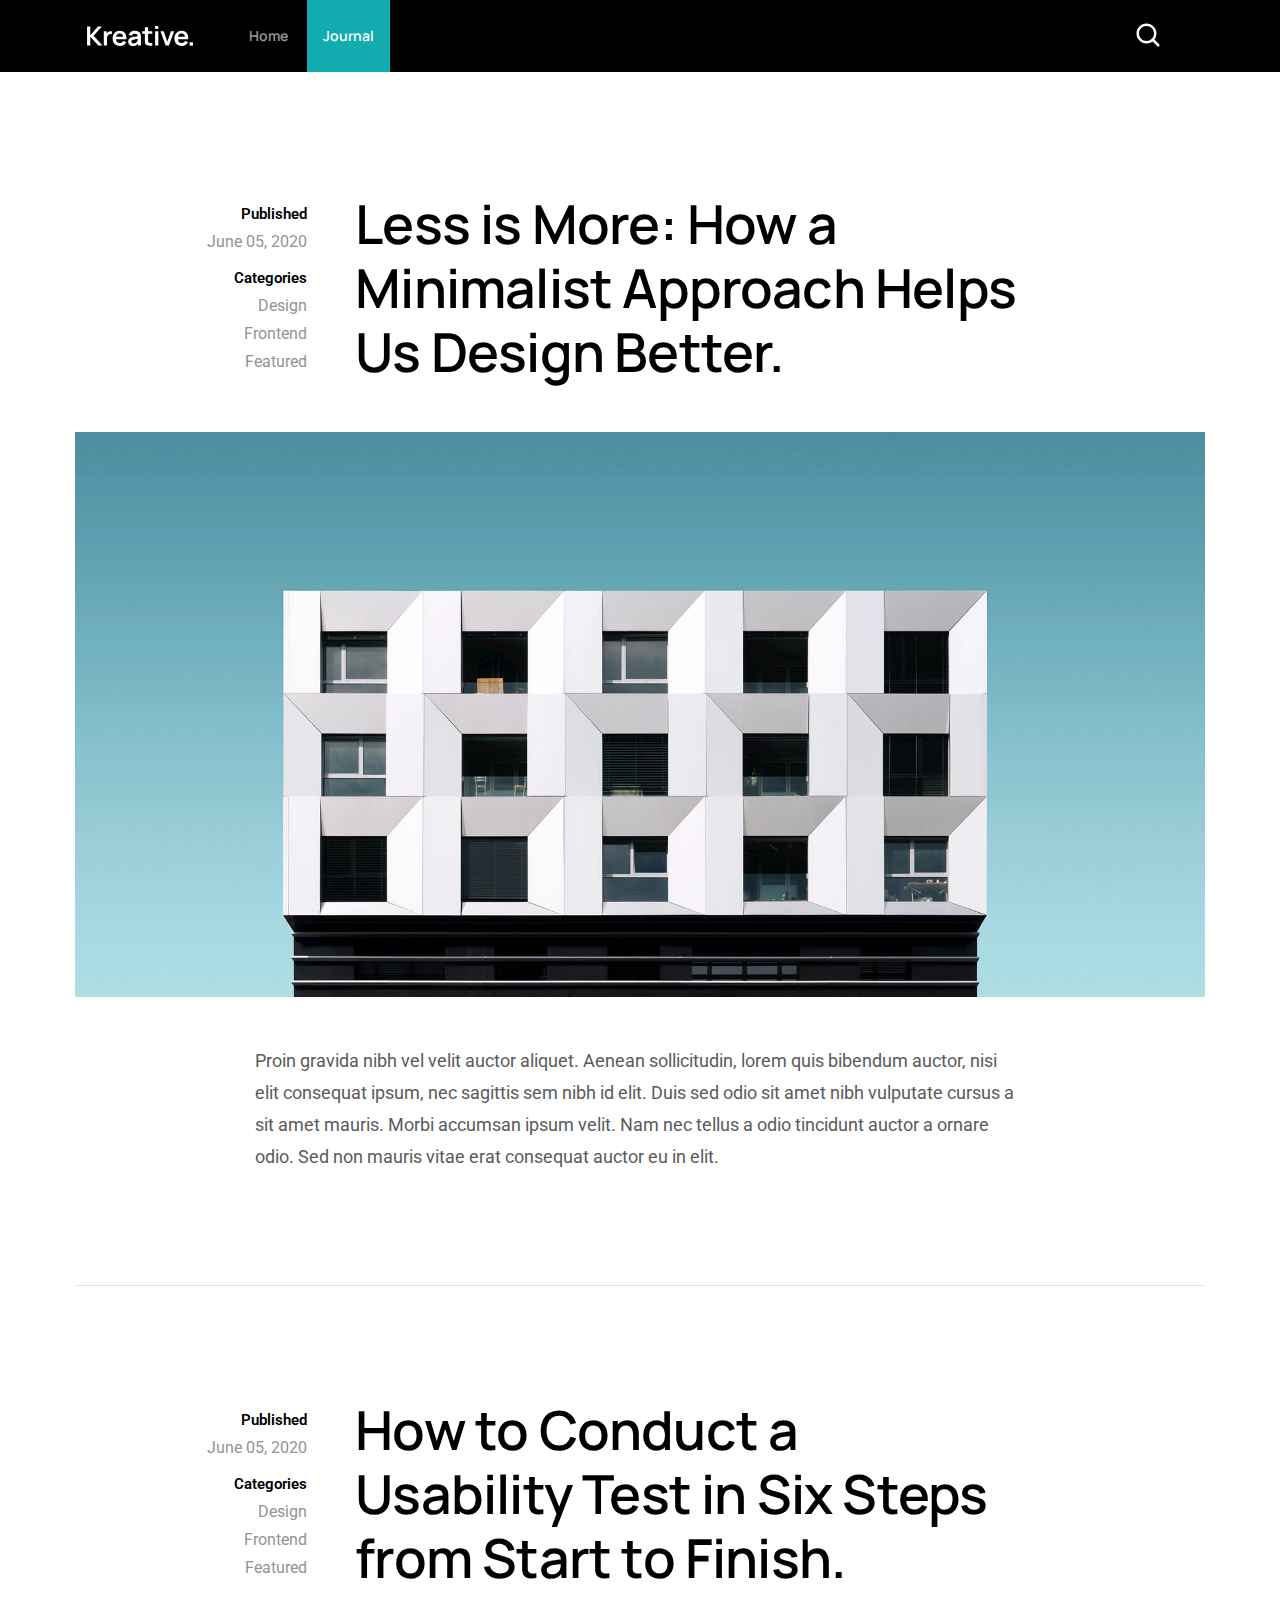
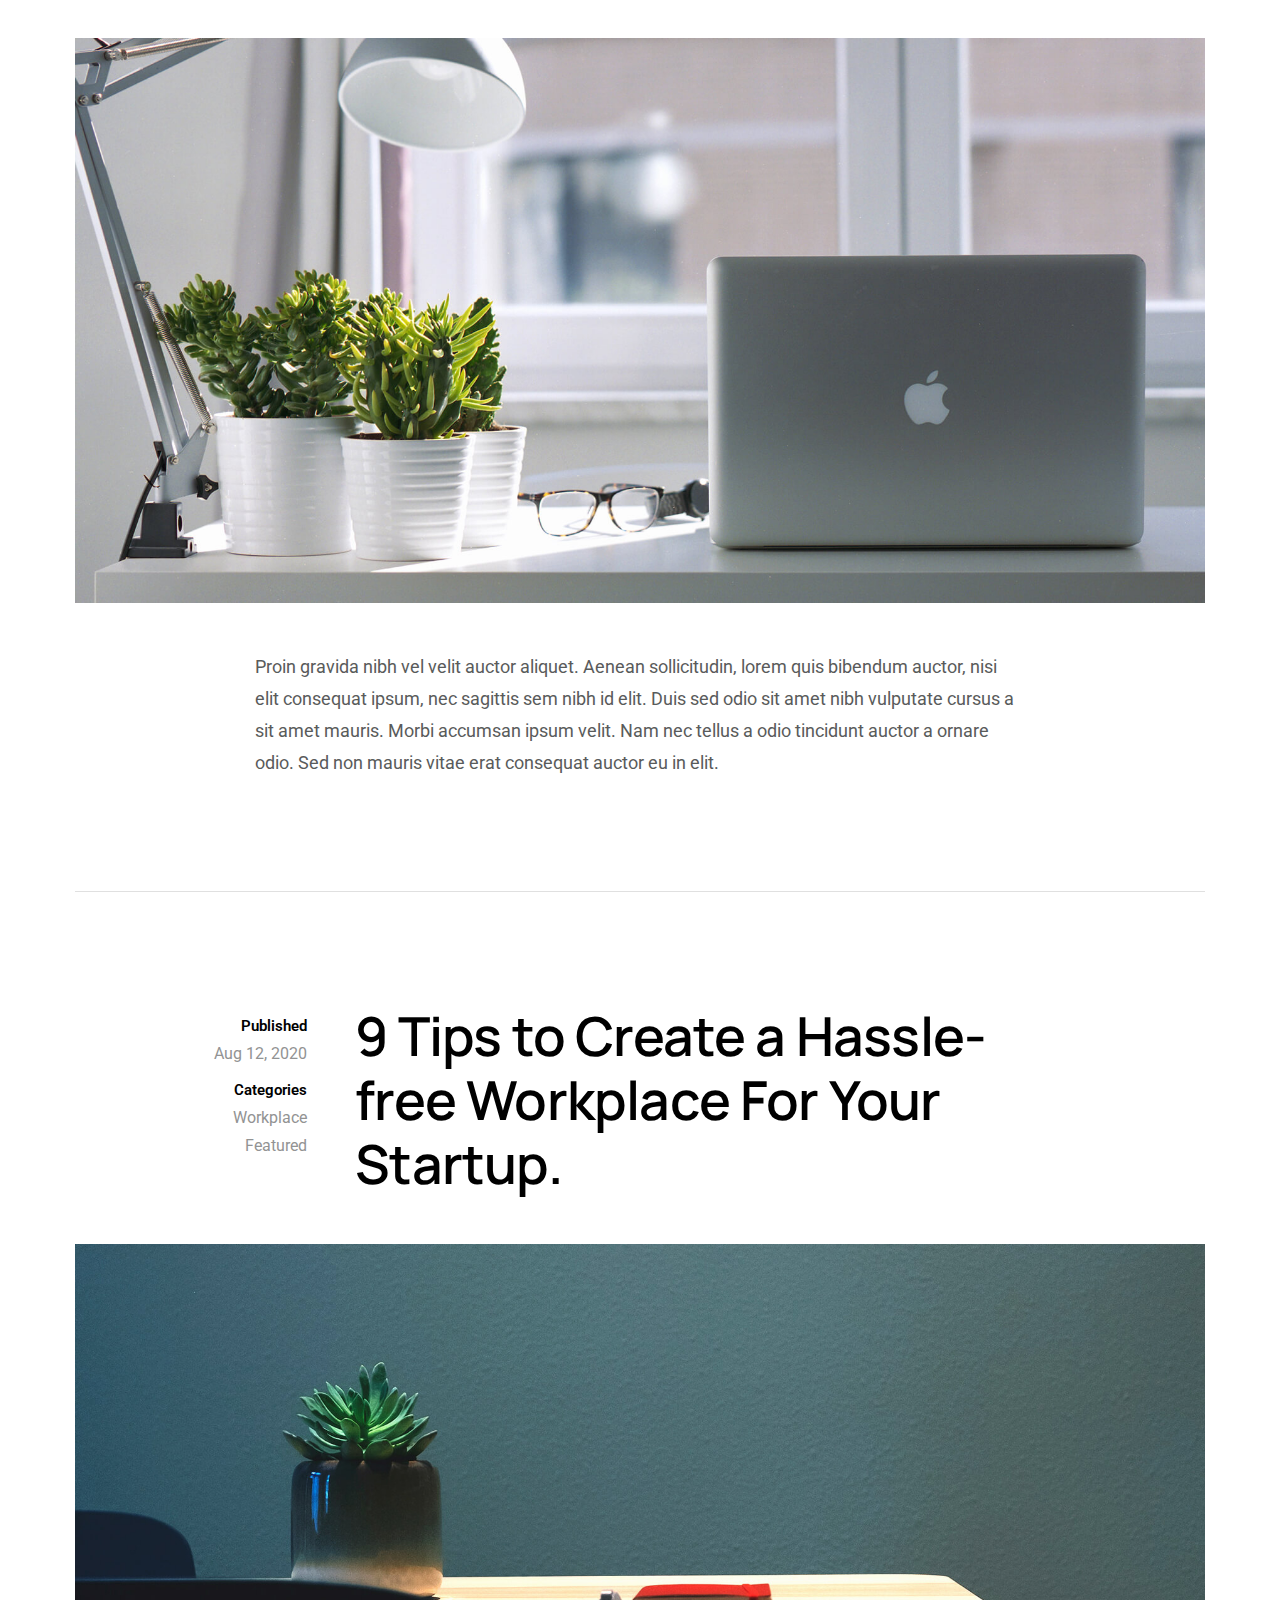
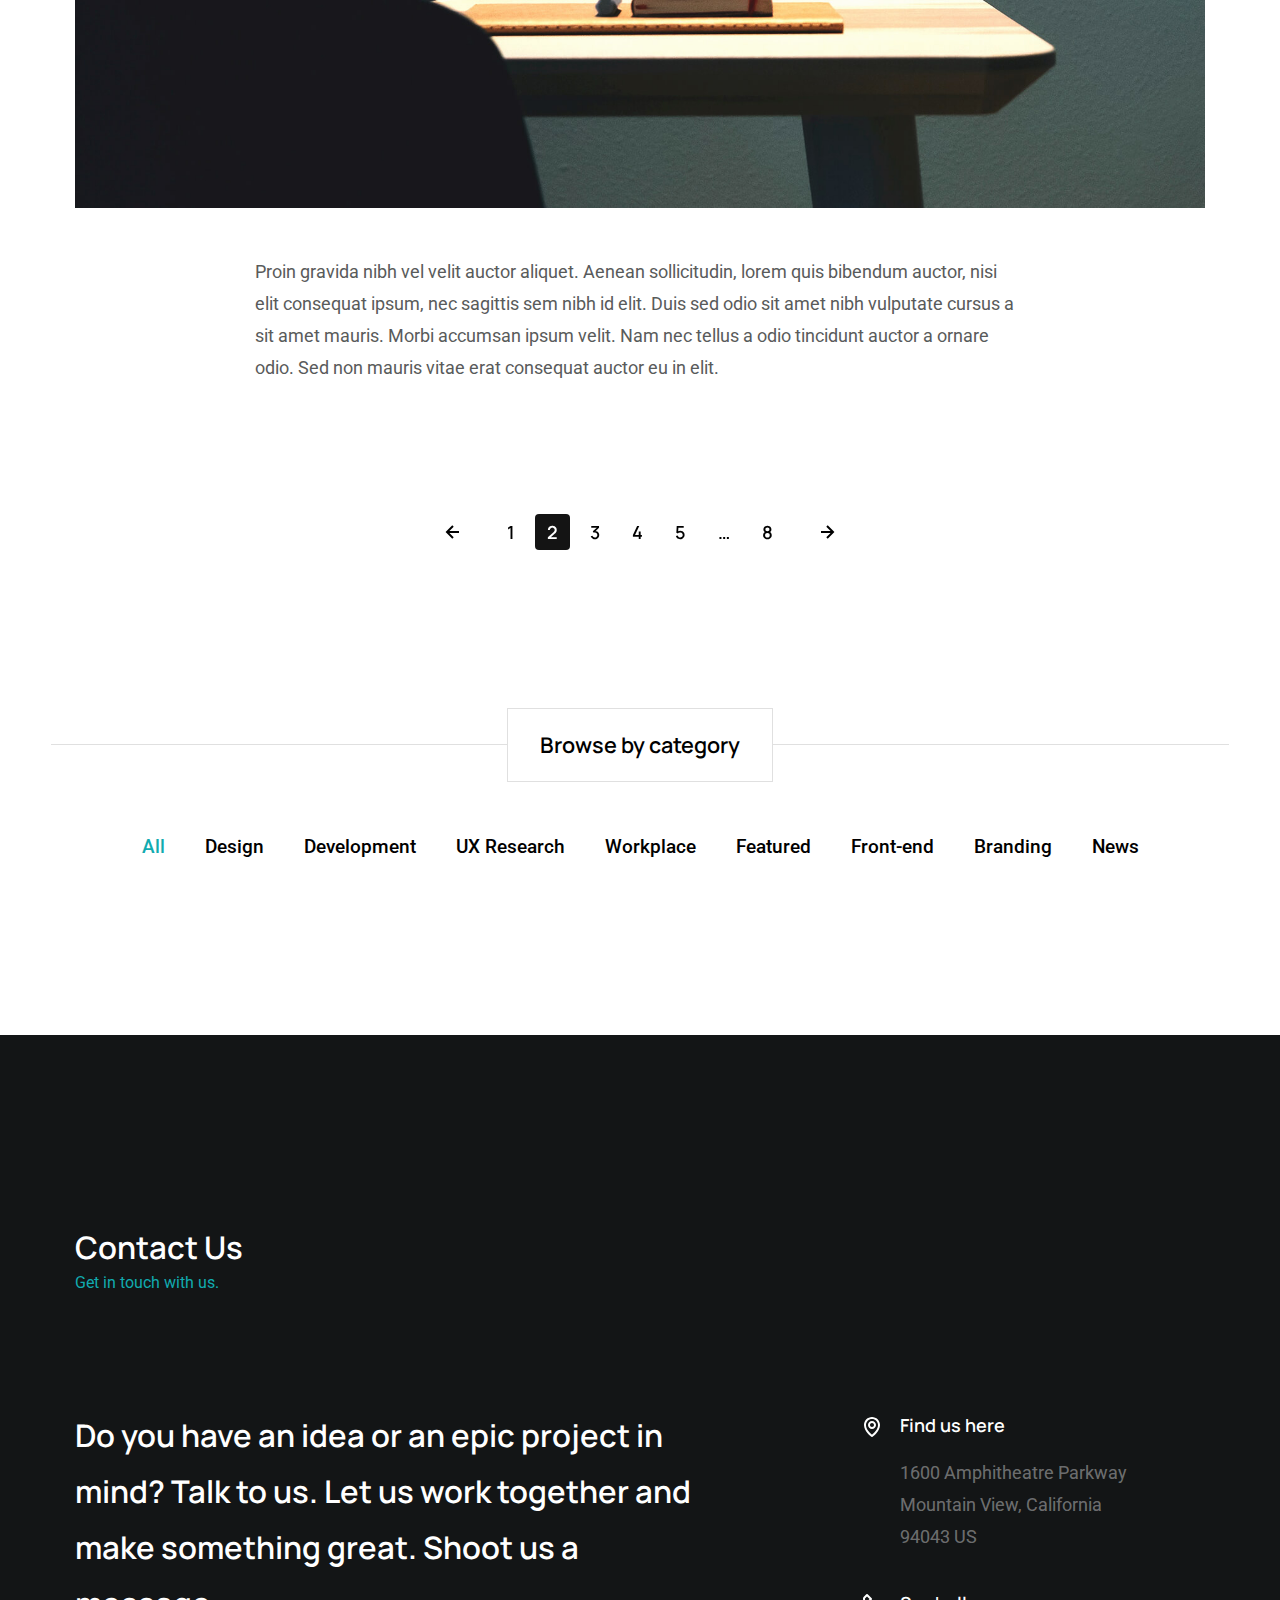
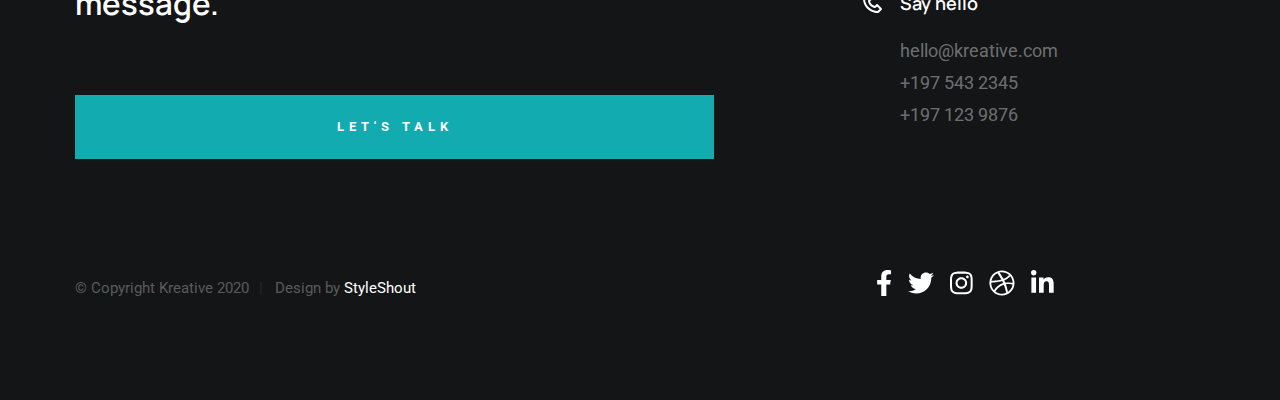
<file: blog.html>
<!DOCTYPE html>
<html class="no-js" lang="en">
<head>

    <!--- basic page needs
    ================================================== -->
    <meta charset="utf-8">
    <title>Blog - Kreative</title>
    <meta name="description" content="">
    <meta name="author" content="">

    <!-- mobile specific metas
    ================================================== -->
    <meta name="viewport" content="width=device-width, initial-scale=1">

    <!-- CSS
    ================================================== -->
    <link rel="stylesheet" href="css/styles.css">
    <link rel="stylesheet" href="css/vendor.css">

    <!-- script
    ================================================== -->
    <script src="js/modernizr.js"></script>
    <script defer src="js/fontawesome/all.min.js"></script>

    <!-- favicons
    ================================================== -->
    <link rel="apple-touch-icon" sizes="180x180" href="apple-touch-icon.png">
    <link rel="icon" type="image/png" sizes="32x32" href="favicon-32x32.png">
    <link rel="icon" type="image/png" sizes="16x16" href="favicon-16x16.png">
    <link rel="manifest" href="site.webmanifest">

</head>

<body id="top">


    <!-- preloader
    ================================================== -->
    <div id="preloader">
        <div id="loader"></div>
    </div>


    <!-- header
    ================================================== -->
    <header class="s-header s-header--blog">
        <div class="row">

            <div class="s-header__logo">
                <a href="index.html">
                    <img src="images/logo.svg" alt="Homepage">
                </a>
            </div>

            <nav class="s-header__nav">
                <ul>
                    <li><a href="index.html">Home</a></li>
                    <li class="current"><a href="blog.html">Journal</a></li>
                </ul>
            </nav>

            <a class="s-header__menu-toggle" href="#0" title="Menu">
                <span class="s-header__menu-icon"></span>
            </a>

            <div class="s-header__search-block">

                <div class="s-header__search">
                    <form role="search" method="get" class="s-header__search-form" action="#">
                        <label>
                            <span class="hide-content">Search for:</span>
                            <input type="search" class="search-field"  value="" name="s" title="Search for:" >
                        </label>
                        <input type="submit" class="search-submit" value="Search">
                    </form>
        
                    <a href="#0" title="Close Search" class="s-header__overlay-close">Close</a>
                </div>
    
                <a class="s-header__search-trigger" href="#0">
                    <svg xmlns="http://www.w3.org/2000/svg" viewBox="0 0 24 24"><path d="M10 18a7.952 7.952 0 004.897-1.688l4.396 4.396 1.414-1.414-4.396-4.396A7.952 7.952 0 0018 10c0-4.411-3.589-8-8-8s-8 3.589-8 8 3.589 8 8 8zm0-14c3.309 0 6 2.691 6 6s-2.691 6-6 6-6-2.691-6-6 2.691-6 6-6z"/></svg>
                </a>

            </div> <!-- end s-header__search-block -->

        </div> <!-- end row -->
    </header> <!-- end s-header -->


    <!-- blog content
    ================================================== -->
    <section class="blog-content">

        <div class="row">
            <div class="column large-12">

                <div class="blog-post-listing">
                    
                    <article class="blog-post">

                        <div class="blog-post__header">
                            <h1 class="blog-post__title">
                                <a href="blog-single.html" title="">
                                Less is More: How a Minimalist Approach Helps Us Design Better. 
                                </a>
                            </h1>
                            
                            <div class="blog-post__meta">

                                <div class="blog-post__date">June 05, 2020</div>
              
                                <p class="blog-post__cat">
                                   <a href="category.html">Design</a>
                                   <a href="category.html">Frontend</a>
                                   <a href="category.html">Featured</a>
                                </p>
              
                             </div>
                        </div> <!-- blog-post__header -->

                        <a href="blog-single.html" class="blog-post__thumb">
                            <img src="images/thumbs/post/minimalist-1800.jpg" 
                                 srcset="images/thumbs/post/minimalist-2400.jpg 2400w, 
                                         images/thumbs/post/minimalist-1800.jpg 1800w, 
                                         images/thumbs/post/minimalist-600.jpg 600w" sizes="(max-width: 2400px) 100vw, 2400px" alt="">
                        </a> <!-- blog-post__thumb -->

                        <div class="blog-post__content">

                           <p class="blog-post__excerpt">
                            Proin gravida nibh vel velit auctor aliquet. Aenean sollicitudin, 
                            lorem quis bibendum auctor, nisi elit consequat ipsum, nec sagittis 
                            sem nibh id elit. Duis sed odio sit amet nibh vulputate cursus a sit 
                            amet mauris. Morbi accumsan ipsum velit. Nam nec tellus a odio 
                            tincidunt auctor a ornare odio. Sed non mauris vitae erat consequat 
                            auctor eu in elit.
                           </p>

                        </div> <!-- blog-post__content -->

                    </article> <!-- blog post -->


                    <article class="blog-post">

                        <div class="blog-post__header">
                            <h1 class="blog-post__title">
                                <a href="blog-single.html" title="">
                                How to Conduct a Usability Test in Six Steps from Start to Finish. 
                                </a>
                            </h1>
                            
                            <div class="blog-post__meta">

                                <div class="blog-post__date">June 05, 2020</div>
              
                                <p class="blog-post__cat">
                                    <a href="category.html">Design</a>
                                    <a href="category.html">Frontend</a>
                                    <a href="category.html">Featured</a>
                                </p>
              
                             </div>
                        </div> <!-- blog-post__header -->

                        <a href="blog-single.html" class="blog-post__thumb">
                            <img src="images/thumbs/post/usability-1800.jpg" 
                                 srcset="images/thumbs/post/usability-2400.jpg 2400w, 
                                         images/thumbs/post/usability-1800.jpg 1800w, 
                                         images/thumbs/post/usability-600.jpg 600w" sizes="(max-width: 2400px) 100vw, 2400px" alt="">
                        </a> <!-- blog-post__thumb -->

                        <div class="blog-post__content">

                           <p class="blog-post__excerpt">
                            Proin gravida nibh vel velit auctor aliquet. Aenean sollicitudin, 
                            lorem quis bibendum auctor, nisi elit consequat ipsum, nec sagittis 
                            sem nibh id elit. Duis sed odio sit amet nibh vulputate cursus a sit 
                            amet mauris. Morbi accumsan ipsum velit. Nam nec tellus a odio 
                            tincidunt auctor a ornare odio. Sed non mauris vitae erat consequat 
                            auctor eu in elit.
                           </p>

                        </div> <!-- blog-post__content -->

                    </article> <!-- blog post -->


                    <article class="blog-post">

                        <div class="blog-post__header">
                            <h1 class="blog-post__title">
                                <a href="blog-single.html" title="">
                                    9 Tips to Create a Hassle-free Workplace For Your Startup.
                                </a>
                            </h1>
                            
                            <div class="blog-post__meta">

                                <div class="blog-post__date">Aug 12, 2020</div>
              
                                <p class="blog-post__cat">
                                   <a href="category.html">Workplace</a>
                                   <a href="category.html">Featured</a>
                                </p>
              
                             </div>
                        </div> <!-- blog-post__header -->

                        <a href="" class="blog-post__thumb">
                            <img src="images/thumbs/post/startup-1800.jpg" 
                                 srcset="images/thumbs/post/startup-2400.jpg 2400w, 
                                         images/thumbs/post/startup-1800.jpg 1800w, 
                                         images/thumbs/post/startup-600.jpg 600w" sizes="(max-width: 2400px) 100vw, 2400px" alt="">
                        </a> <!-- blog-post__thumb -->

                        <div class="blog-post__content">

                           <p class="blog-post__excerpt">
                            Proin gravida nibh vel velit auctor aliquet. Aenean sollicitudin, 
                            lorem quis bibendum auctor, nisi elit consequat ipsum, nec sagittis 
                            sem nibh id elit. Duis sed odio sit amet nibh vulputate cursus a sit 
                            amet mauris. Morbi accumsan ipsum velit. Nam nec tellus a odio 
                            tincidunt auctor a ornare odio. Sed non mauris vitae erat consequat 
                            auctor eu in elit.
                           </p>

                        </div> <!-- blog-post__content -->

                    </article> <!-- blog post -->

                </div> <!-- end blog-post-listing -->

                <div class="row pagination-wrap">
                    <div class="column">
                        <nav class="pgn aos-init aos-animate" data-aos="fade-up">
                            <ul>
                                <li>
                                    <a class="pgn__prev" href="#0">
                                        <svg xmlns="http://www.w3.org/2000/svg" width="24" height="24" viewBox="0 0 24 24"><path d="M12.707 17.293L8.414 13H18v-2H8.414l4.293-4.293-1.414-1.414L4.586 12l6.707 6.707z"/></svg>
                                    </a>
                                </li>
                                <li><a class="pgn__num" href="#0">1</a></li>
                                <li><span class="pgn__num current">2</span></li>
                                <li><a class="pgn__num" href="#0">3</a></li>
                                <li><a class="pgn__num" href="#0">4</a></li>
                                <li><a class="pgn__num" href="#0">5</a></li>
                                <li><span class="pgn__num dots">…</span></li>
                                <li><a class="pgn__num" href="#0">8</a></li>
                                <li>
                                    <a class="pgn__next" href="#0">
                                        <svg xmlns="http://www.w3.org/2000/svg" width="24" height="24" viewBox="0 0 24 24"><path d="M11.293 17.293l1.414 1.414L19.414 12l-6.707-6.707-1.414 1.414L15.586 11H6v2h9.586z"/></svg>
                                    </a>
                                </li>
                            </ul>
                        </nav>
                    </div>
                </div>  <!-- end pagination-wrap -->

            </div> <!-- column -->
        </div> <!-- row -->

    </section> <!-- end blog-content -->


    <!-- category block
    ================================================== -->
    <section class="category-block">
        <div class="row">
            <div class="column">
                <h3>Browse by category</h3>
                
                <ul class="category-list">
                    <li class="current"><a href="blog.html">All</a></li>
                    <li><a href="category.html">Design</a></li>
                    <li><a href="category.html">Development</a></li>
                    <li><a href="category.html">UX Research</a></li>
                    <li><a href="category.html">Workplace</a></li>
                    <li><a href="category.html">Featured</a></li>
                    <li><a href="category.html">Front-end</a></li>
                    <li><a href="category.html">Branding</a></li>
                    <li><a href="category.html">News</a></li>
                </ul>
            </div>
        </div>
    </section> <!-- end category-block -->


    <!-- contact
    ================================================== -->
    <section id="contact" class="s-contact s-dark">

        <div class="row section-head">
            <div class="column large-3 medium-12">
                <h2>Contact Us</h2>
                <p class="desc">Get in touch with us.</p>
            </div>
        </div> <!-- end section-head -->

        <div class="row s-contact__content">

            <div class="column large-7 medium-12">
                <h3 class="display-1">
                    Do you have an idea or an epic project in mind? Talk to us. 
                    Let us work together and make something great. Shoot us 
                    a message.
                </h3>

                <div class="s-contact__email-us">
                    <a href="mailto:#0" class="btn btn--primary h-full-width">Let's Talk</a>
                </div>
            </div>

            <div class="column large-4 medium-12 s-contact__info-blocks">
                <div class="row">
                    <div class="column large-12 medium-6 tab-12">
                        <div class="s-contact__info-block">
                            
                            <span class="s-contact__info-block-icon">
                                <svg xmlns="http://www.w3.org/2000/svg" width="24" height="24"><path d="M12 14c2.206 0 4-1.794 4-4s-1.794-4-4-4-4 1.794-4 4 1.794 4 4 4zm0-6c1.103 0 2 .897 2 2s-.897 2-2 2-2-.897-2-2 .897-2 2-2z"/><path d="M11.42 21.814a.998.998 0 001.16 0C12.884 21.599 20.029 16.44 20 10c0-4.411-3.589-8-8-8S4 5.589 4 9.995c-.029 6.445 7.116 11.604 7.42 11.819zM12 4c3.309 0 6 2.691 6 6.005.021 4.438-4.388 8.423-6 9.73-1.611-1.308-6.021-5.294-6-9.735 0-3.309 2.691-6 6-6z"/></svg>
                            </span>
        
                            <h5>Find us here</h5>
                            <p>
                            1600 Amphitheatre Parkway <br>
                            Mountain View, California <br>
                            94043 US
                            </p>
                        </div> <!-- end s-contact__info-block -->
                    </div>

                    <div class="column large-12 medium-6 tab-12">
                        <div class="s-contact__info-block">
                            <span class="s-contact__info-block-icon">
                                <svg xmlns="http://www.w3.org/2000/svg" width="24" height="24"><path d="M17.707 12.293a.999.999 0 00-1.414 0l-1.594 1.594c-.739-.22-2.118-.72-2.992-1.594s-1.374-2.253-1.594-2.992l1.594-1.594a.999.999 0 000-1.414l-4-4a.999.999 0 00-1.414 0L3.581 5.005c-.38.38-.594.902-.586 1.435.023 1.424.4 6.37 4.298 10.268s8.844 4.274 10.269 4.298h.028c.528 0 1.027-.208 1.405-.586l2.712-2.712a.999.999 0 000-1.414l-4-4.001zm-.127 6.712c-1.248-.021-5.518-.356-8.873-3.712-3.366-3.366-3.692-7.651-3.712-8.874L7 4.414 9.586 7 8.293 8.293a1 1 0 00-.272.912c.024.115.611 2.842 2.271 4.502s4.387 2.247 4.502 2.271a.991.991 0 00.912-.271L17 14.414 19.586 17l-2.006 2.005z"/></svg>
                            </span>
        
                            <h5>Say hello</h5>
                            <p>
                            hello@kreative.com <br>
                            +197 543 2345 <br>
                            +197 123 9876
                            </p>
                        </div> <!-- end s-contact__info-block -->
                    </div>
                </div> <!-- end row -->
            </div> <!-- end s-contact__info-blocks -->

        </div> <!-- end s-contact__content -->

    </section> <!-- end s-contact -->


    <!-- footer
    ================================================== -->
    <footer class="s-footer">
        <div class="row">
            <div class="column large-4 medium-6 w-1000-stack s-footer__social-block">
                <ul class="s-footer__social">
                    <li><a href="#0"><i class="fab fa-facebook-f" aria-hidden="true"></i></a></li>
                    <li><a href="#0"><i class="fab fa-twitter" aria-hidden="true"></i></a></li>
                    <li><a href="#0"><i class="fab fa-instagram" aria-hidden="true"></i></a></li>
                    <li><a href="#0"><i class="fab fa-dribbble" aria-hidden="true"></i></a></li>
                    <li><a href="#0"><i class="fab fa-linkedin-in" aria-hidden="true"></i></a></li>
                </ul>
            </div>

            <div class="column large-7 medium-6 w-1000-stack ss-copyright">
                <span>© Copyright Kreative 2020</span> 
                <span>Design by <a href="https://www.styleshout.com/">StyleShout</a></span>
            </div>
        </div>

        <div class="ss-go-top">
            <a class="smoothscroll" title="Back to Top" href="#top">
                <svg xmlns="http://www.w3.org/2000/svg" viewBox="0 0 24 24"><path d="M6 4h12v2H6zm5 10v6h2v-6h5l-6-6-6 6z"/></svg>
            </a>
        </div> <!-- end ss-go-top -->
    </footer>


    <!-- Java Script
    ================================================== -->
    <script src="js/jquery-3.2.1.min.js"></script>
    <script src="js/plugins.js"></script>
    <script src="js/main.js"></script>

</body>

</html>
</file>
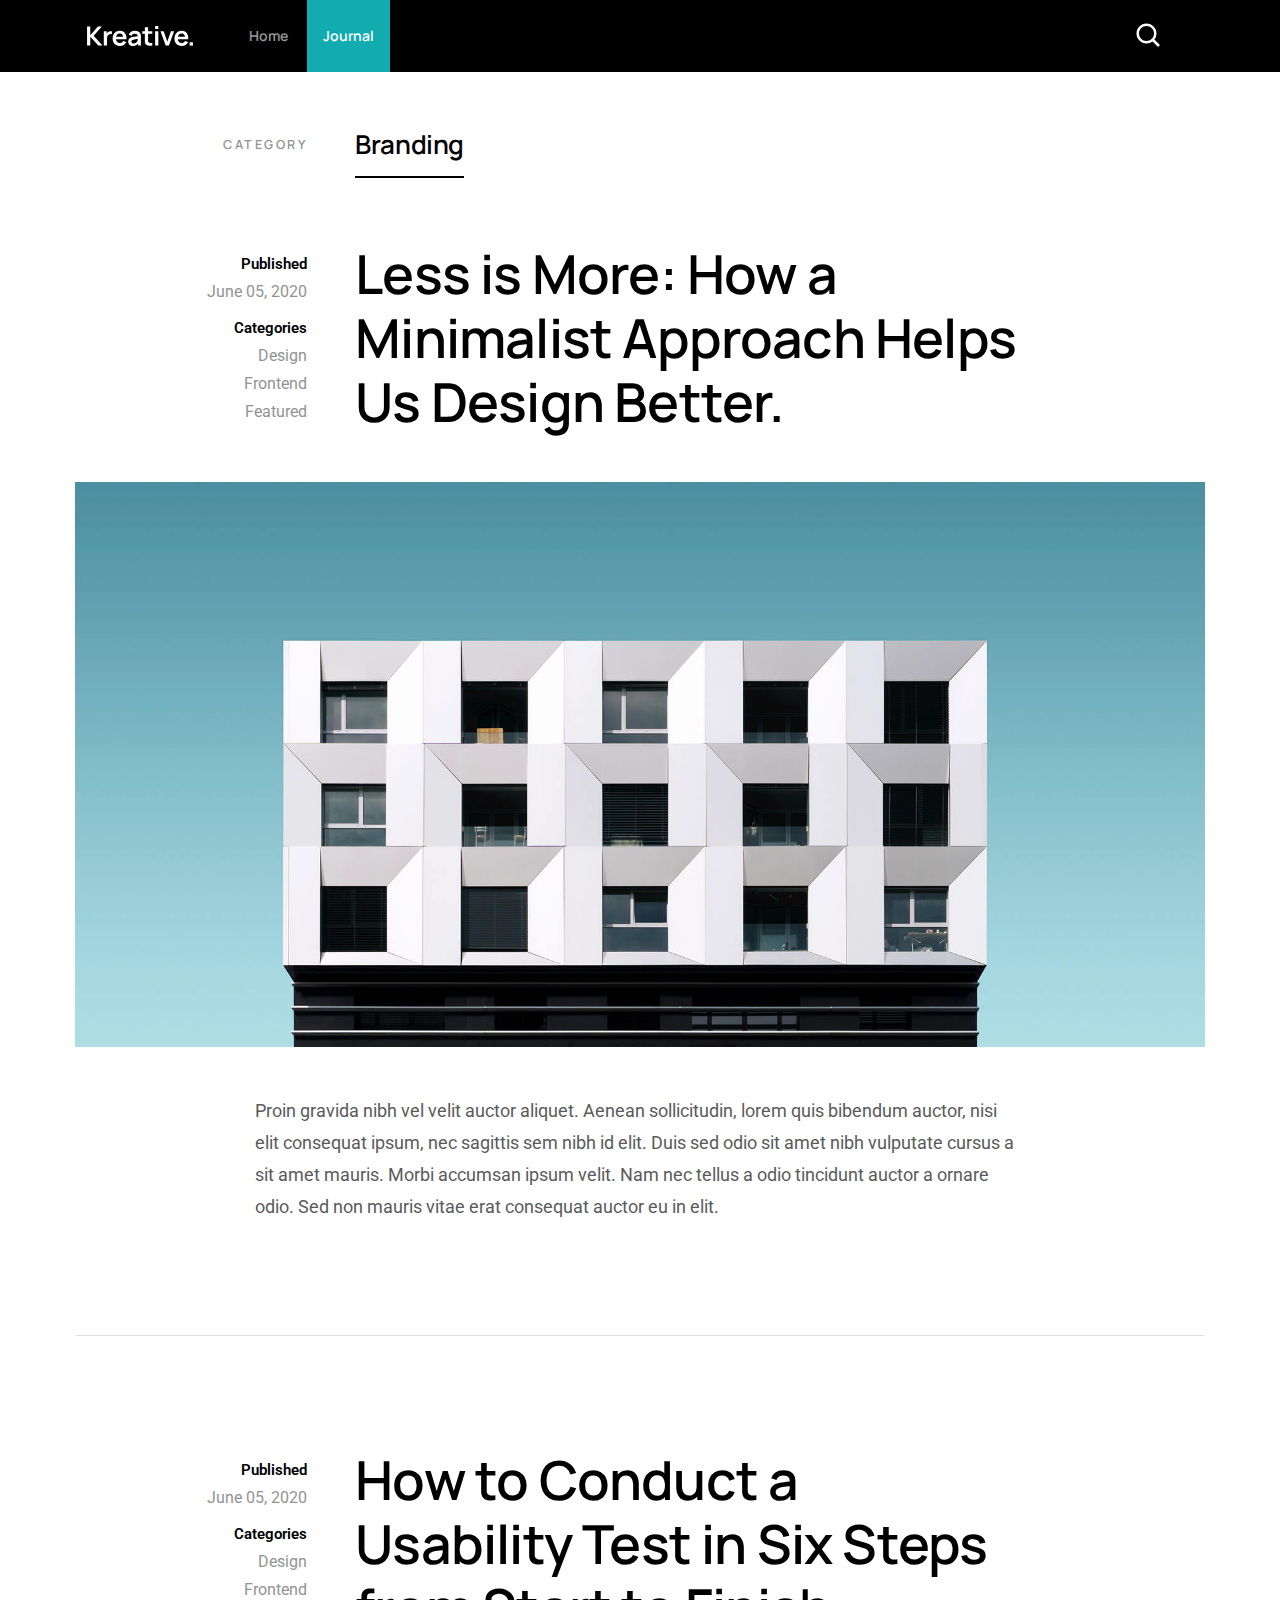
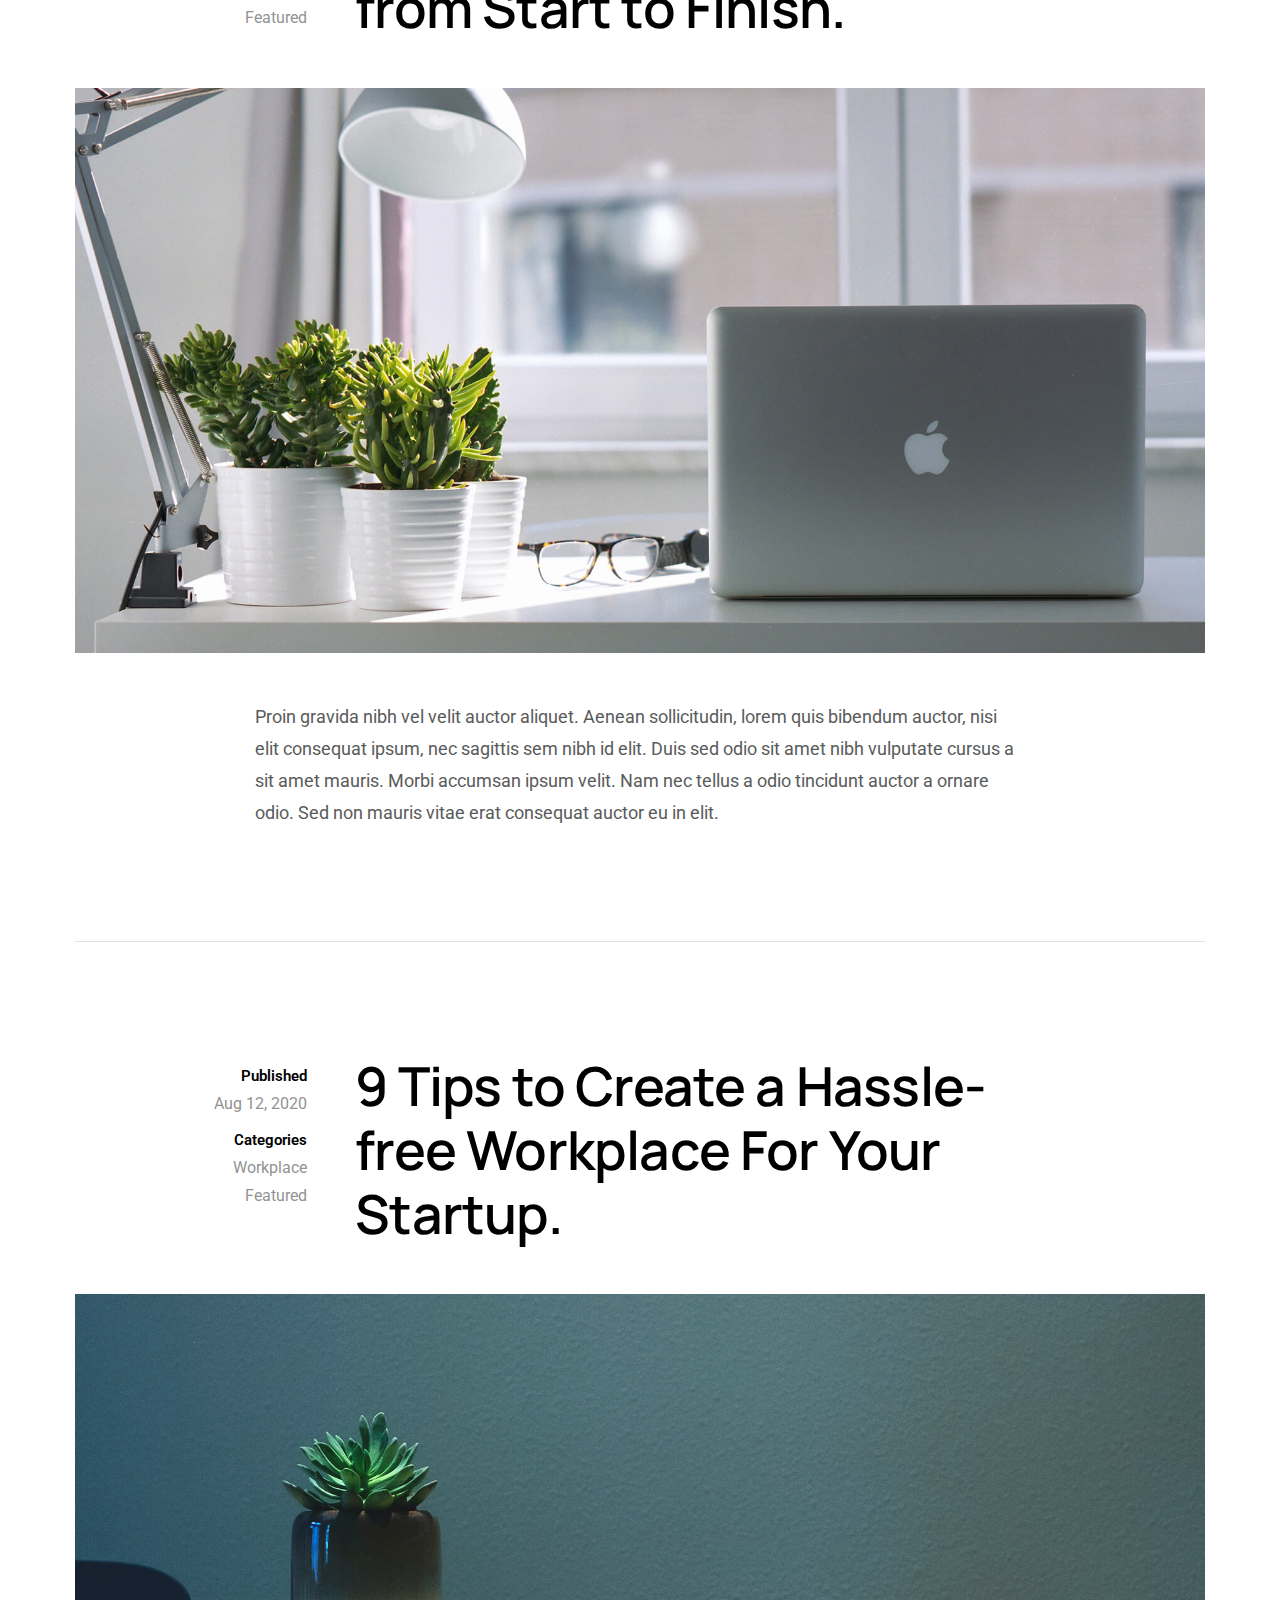
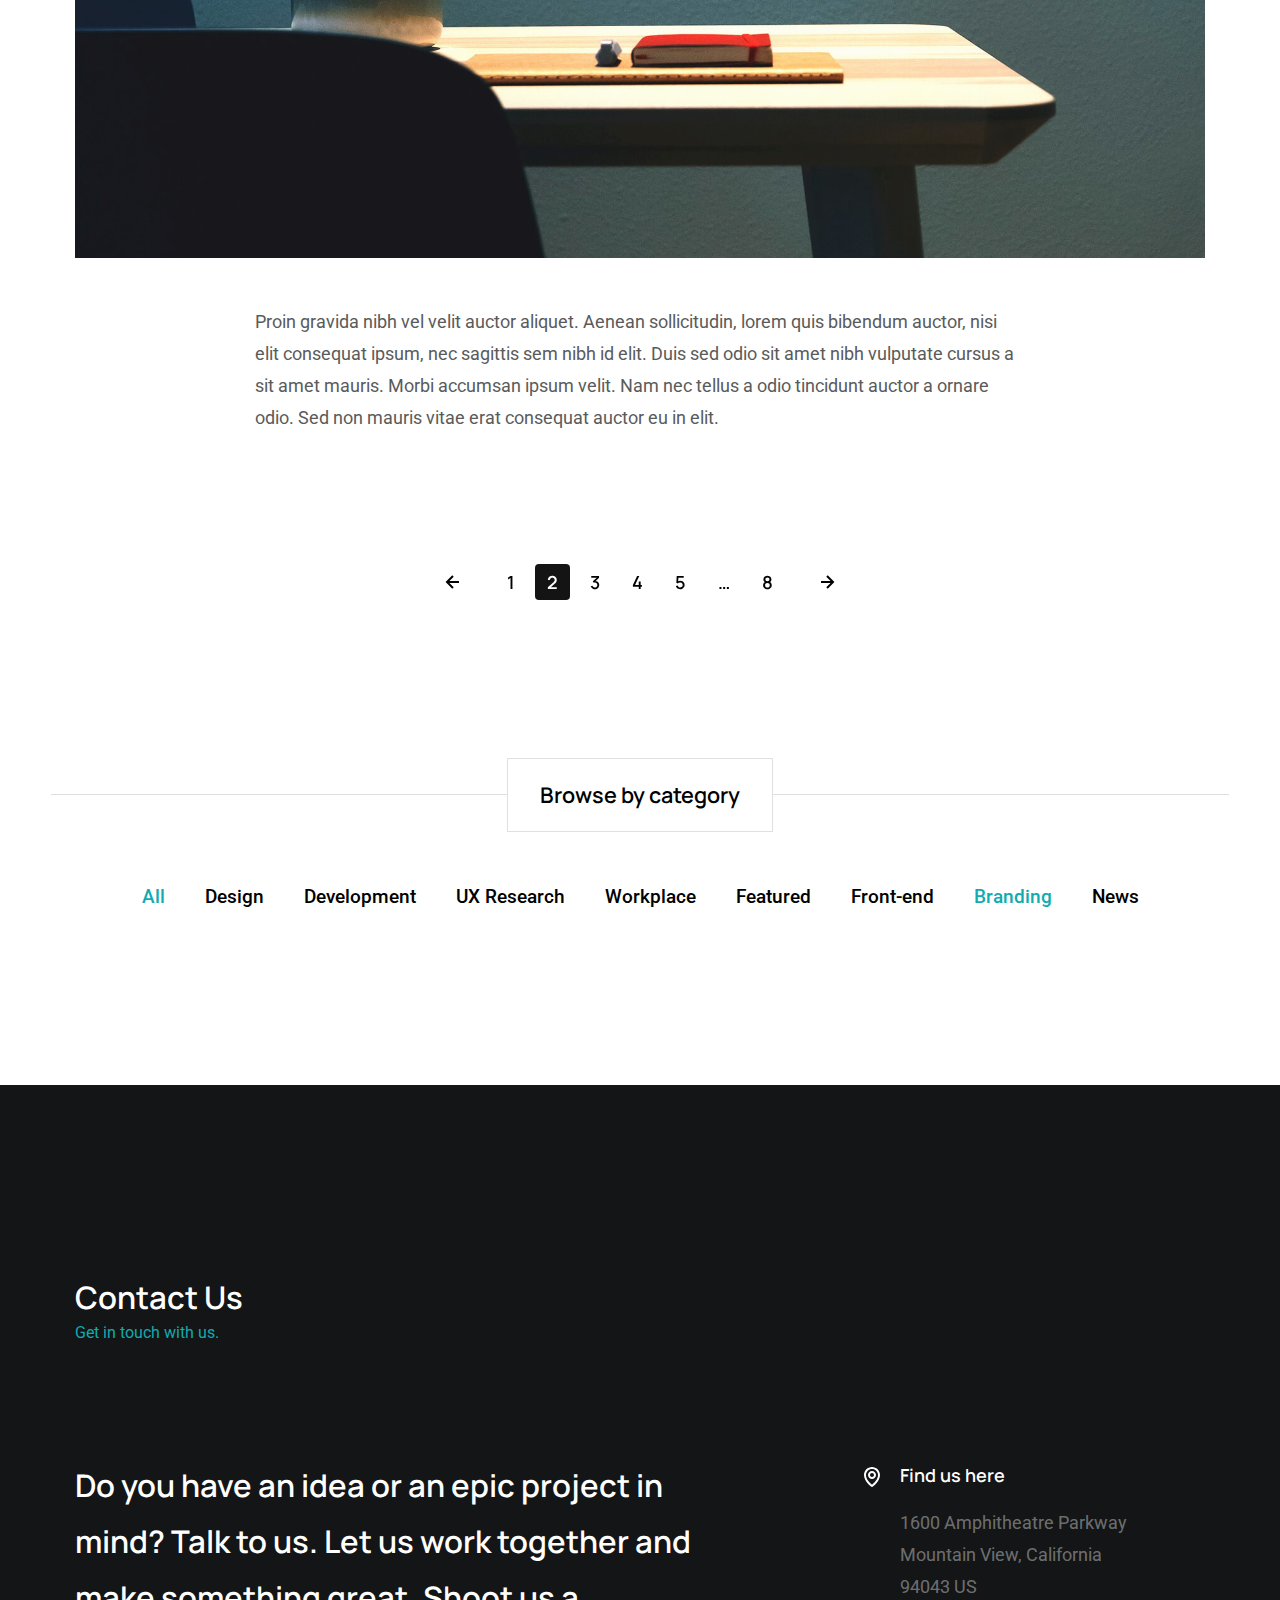
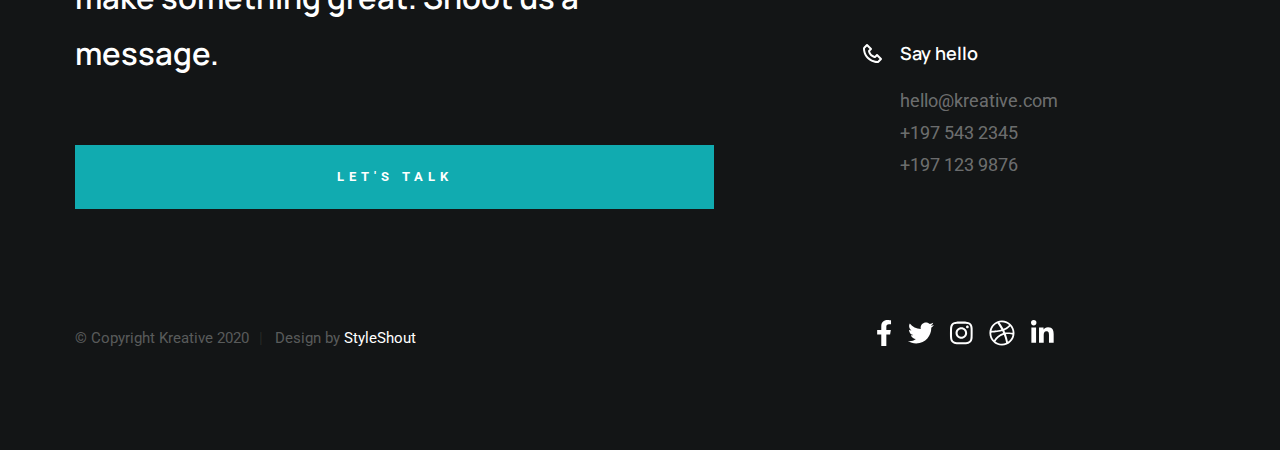
<file: category.html>
<!DOCTYPE html>
<html class="no-js" lang="en">
<head>

    <!--- basic page needs
    ================================================== -->
    <meta charset="utf-8">
    <title>Blog - Kreative</title>
    <meta name="description" content="">
    <meta name="author" content="">

    <!-- mobile specific metas
    ================================================== -->
    <meta name="viewport" content="width=device-width, initial-scale=1">

    <!-- CSS
    ================================================== -->
    <link rel="stylesheet" href="css/styles.css">
    <link rel="stylesheet" href="css/vendor.css">

    <!-- script
    ================================================== -->
    <script src="js/modernizr.js"></script>
    <script defer src="js/fontawesome/all.min.js"></script>

    <!-- favicons
    ================================================== -->
    <link rel="apple-touch-icon" sizes="180x180" href="apple-touch-icon.png">
    <link rel="icon" type="image/png" sizes="32x32" href="favicon-32x32.png">
    <link rel="icon" type="image/png" sizes="16x16" href="favicon-16x16.png">
    <link rel="manifest" href="site.webmanifest">

</head>

<body id="top">


    <!-- preloader
    ================================================== -->
    <div id="preloader">
        <div id="loader"></div>
    </div>


    <!-- header
    ================================================== -->
    <header class="s-header s-header--blog">
        <div class="row">

            <div class="s-header__logo">
                <a href="index.html">
                    <img src="images/logo.svg" alt="Homepage">
                </a>
            </div>

            <nav class="s-header__nav">
                <ul>
                    <li><a href="index.html">Home</a></li>
                    <li class="current"><a href="blog.html">Journal</a></li>
                </ul>
            </nav>

            <a class="s-header__menu-toggle" href="#0" title="Menu">
                <span class="s-header__menu-icon"></span>
            </a>

            <div class="s-header__search-block">

                <div class="s-header__search">
                    <form role="search" method="get" class="s-header__search-form" action="#">
                        <label>
                            <span class="hide-content">Search for:</span>
                            <input type="search" class="search-field"  value="" name="s" title="Search for:" >
                        </label>
                        <input type="submit" class="search-submit" value="Search">
                    </form>
        
                    <a href="#0" title="Close Search" class="s-header__overlay-close">Close</a>
                </div>
    
                <a class="s-header__search-trigger" href="#0">
                    <svg xmlns="http://www.w3.org/2000/svg" viewBox="0 0 24 24"><path d="M10 18a7.952 7.952 0 004.897-1.688l4.396 4.396 1.414-1.414-4.396-4.396A7.952 7.952 0 0018 10c0-4.411-3.589-8-8-8s-8 3.589-8 8 3.589 8 8 8zm0-14c3.309 0 6 2.691 6 6s-2.691 6-6 6-6-2.691-6-6 2.691-6 6-6z"/></svg>
                </a>

            </div> <!-- end s-header__search-block -->

        </div> <!-- end row -->
    </header> <!-- end s-header -->


    <!-- blog content
    ================================================== -->
    <section class="blog-content">

        <div class="row">
            <div class="column large-12">

                <h1 class="page-title page-title--category">
                    <span class="light-text">Category</span>
                    <span class="dark-text">Branding</span>
                </h1>

                <div class="blog-post-listing">
                    
                    <article class="blog-post">

                        <div class="blog-post__header">
                            <h1 class="blog-post__title">
                                <a href="blog-single.html" title="">
                                Less is More: How a Minimalist Approach Helps Us Design Better. 
                                </a>
                            </h1>
                            
                            <div class="blog-post__meta">

                                <div class="blog-post__date">June 05, 2020</div>
              
                                <p class="blog-post__cat">
                                   <a href="category.html">Design</a>
                                   <a href="category.html">Frontend</a>
                                   <a href="category.html">Featured</a>
                                </p>
              
                             </div>
                        </div> <!-- blog-post__header -->

                        <a href="blog-single.html" class="blog-post__thumb">
                            <img src="images/thumbs/post/minimalist-1800.jpg" 
                                 srcset="images/thumbs/post/minimalist-2400.jpg 2400w, 
                                         images/thumbs/post/minimalist-1800.jpg 1800w, 
                                         images/thumbs/post/minimalist-600.jpg 600w" sizes="(max-width: 2400px) 100vw, 2400px" alt="">
                        </a> <!-- blog-post__thumb -->

                        <div class="blog-post__content">

                           <p class="blog-post__excerpt">
                            Proin gravida nibh vel velit auctor aliquet. Aenean sollicitudin, 
                            lorem quis bibendum auctor, nisi elit consequat ipsum, nec sagittis 
                            sem nibh id elit. Duis sed odio sit amet nibh vulputate cursus a sit 
                            amet mauris. Morbi accumsan ipsum velit. Nam nec tellus a odio 
                            tincidunt auctor a ornare odio. Sed non mauris vitae erat consequat 
                            auctor eu in elit.
                           </p>

                        </div> <!-- blog-post__content -->

                    </article> <!-- blog post -->


                    <article class="blog-post">

                        <div class="blog-post__header">
                            <h1 class="blog-post__title">
                                <a href="blog-single.html" title="">
                                How to Conduct a Usability Test in Six Steps from Start to Finish. 
                                </a>
                            </h1>
                            
                            <div class="blog-post__meta">

                                <div class="blog-post__date">June 05, 2020</div>
              
                                <p class="blog-post__cat">
                                    <a href="category.html">Design</a>
                                    <a href="category.html">Frontend</a>
                                    <a href="category.html">Featured</a>
                                </p>
              
                             </div>
                        </div> <!-- blog-post__header -->

                        <a href="blog-single.html" class="blog-post__thumb">
                            <img src="images/thumbs/post/usability-1800.jpg" 
                                 srcset="images/thumbs/post/usability-2400.jpg 2400w, 
                                         images/thumbs/post/usability-1800.jpg 1800w, 
                                         images/thumbs/post/usability-600.jpg 600w" sizes="(max-width: 2400px) 100vw, 2400px" alt="">
                        </a> <!-- blog-post__thumb -->

                        <div class="blog-post__content">

                           <p class="blog-post__excerpt">
                            Proin gravida nibh vel velit auctor aliquet. Aenean sollicitudin, 
                            lorem quis bibendum auctor, nisi elit consequat ipsum, nec sagittis 
                            sem nibh id elit. Duis sed odio sit amet nibh vulputate cursus a sit 
                            amet mauris. Morbi accumsan ipsum velit. Nam nec tellus a odio 
                            tincidunt auctor a ornare odio. Sed non mauris vitae erat consequat 
                            auctor eu in elit.
                           </p>

                        </div> <!-- blog-post__content -->

                    </article> <!-- blog post -->


                    <article class="blog-post">

                        <div class="blog-post__header">
                            <h1 class="blog-post__title">
                                <a href="blog-single.html" title="">
                                    9 Tips to Create a Hassle-free Workplace For Your Startup.
                                </a>
                            </h1>
                            
                            <div class="blog-post__meta">

                                <div class="blog-post__date">Aug 12, 2020</div>
              
                                <p class="blog-post__cat">
                                   <a href="category.html">Workplace</a>
                                   <a href="category.html">Featured</a>
                                </p>
              
                             </div>
                        </div> <!-- blog-post__header -->

                        <a href="" class="blog-post__thumb">
                            <img src="images/thumbs/post/startup-1800.jpg" 
                                 srcset="images/thumbs/post/startup-2400.jpg 2400w, 
                                         images/thumbs/post/startup-1800.jpg 1800w, 
                                         images/thumbs/post/startup-600.jpg 600w" sizes="(max-width: 2400px) 100vw, 2400px" alt="">
                        </a> <!-- blog-post__thumb -->

                        <div class="blog-post__content">

                           <p class="blog-post__excerpt">
                            Proin gravida nibh vel velit auctor aliquet. Aenean sollicitudin, 
                            lorem quis bibendum auctor, nisi elit consequat ipsum, nec sagittis 
                            sem nibh id elit. Duis sed odio sit amet nibh vulputate cursus a sit 
                            amet mauris. Morbi accumsan ipsum velit. Nam nec tellus a odio 
                            tincidunt auctor a ornare odio. Sed non mauris vitae erat consequat 
                            auctor eu in elit.
                           </p>

                        </div> <!-- blog-post__content -->

                    </article> <!-- blog post -->

                </div> <!-- end blog-post-listing -->

                <div class="row pagination-wrap">
                    <div class="column">
                        <nav class="pgn aos-init aos-animate" data-aos="fade-up">
                            <ul>
                                <li>
                                    <a class="pgn__prev" href="#0">
                                        <svg xmlns="http://www.w3.org/2000/svg" width="24" height="24" viewBox="0 0 24 24"><path d="M12.707 17.293L8.414 13H18v-2H8.414l4.293-4.293-1.414-1.414L4.586 12l6.707 6.707z"/></svg>
                                    </a>
                                </li>
                                <li><a class="pgn__num" href="#0">1</a></li>
                                <li><span class="pgn__num current">2</span></li>
                                <li><a class="pgn__num" href="#0">3</a></li>
                                <li><a class="pgn__num" href="#0">4</a></li>
                                <li><a class="pgn__num" href="#0">5</a></li>
                                <li><span class="pgn__num dots">…</span></li>
                                <li><a class="pgn__num" href="#0">8</a></li>
                                <li>
                                    <a class="pgn__next" href="#0">
                                        <svg xmlns="http://www.w3.org/2000/svg" width="24" height="24" viewBox="0 0 24 24"><path d="M11.293 17.293l1.414 1.414L19.414 12l-6.707-6.707-1.414 1.414L15.586 11H6v2h9.586z"/></svg>
                                    </a>
                                </li>
                            </ul>
                        </nav>
                    </div>
                </div>  <!-- end pagination-wrap -->

            </div> <!-- column -->
        </div> <!-- row -->

    </section> <!-- end blog-content -->


    <!-- category block
    ================================================== -->
    <section class="category-block">
        <div class="row">
            <div class="column">
                <h3>Browse by category</h3>
                
                <ul class="category-list">
                    <li class="current"><a href="blog.html">All</a></li>
                    <li><a href="category.html">Design</a></li>
                    <li><a href="category.html">Development</a></li>
                    <li><a href="category.html">UX Research</a></li>
                    <li><a href="category.html">Workplace</a></li>
                    <li><a href="category.html">Featured</a></li>
                    <li><a href="category.html">Front-end</a></li>
                    <li class="current"><a href="category.html">Branding</a></li>
                    <li><a href="category.html">News</a></li>
                </ul>
            </div>
        </div>
    </section> <!-- end category-block -->


    <!-- contact
    ================================================== -->
    <section id="contact" class="s-contact s-dark">

        <div class="row section-head">
            <div class="column large-3 medium-12">
                <h2>Contact Us</h2>
                <p class="desc">Get in touch with us.</p>
            </div>
        </div> <!-- end section-head -->

        <div class="row s-contact__content">

            <div class="column large-7 medium-12">
                <h3 class="display-1">
                    Do you have an idea or an epic project in mind? Talk to us. 
                    Let us work together and make something great. Shoot us 
                    a message.
                </h3>

                <div class="s-contact__email-us">
                    <a href="mailto:#0" class="btn btn--primary h-full-width">Let's Talk</a>
                </div>
            </div>

            <div class="column large-4 medium-12 s-contact__info-blocks">
                <div class="row">
                    <div class="column large-12 medium-6 tab-12">
                        <div class="s-contact__info-block">
                            
                            <span class="s-contact__info-block-icon">
                                <svg xmlns="http://www.w3.org/2000/svg" width="24" height="24"><path d="M12 14c2.206 0 4-1.794 4-4s-1.794-4-4-4-4 1.794-4 4 1.794 4 4 4zm0-6c1.103 0 2 .897 2 2s-.897 2-2 2-2-.897-2-2 .897-2 2-2z"/><path d="M11.42 21.814a.998.998 0 001.16 0C12.884 21.599 20.029 16.44 20 10c0-4.411-3.589-8-8-8S4 5.589 4 9.995c-.029 6.445 7.116 11.604 7.42 11.819zM12 4c3.309 0 6 2.691 6 6.005.021 4.438-4.388 8.423-6 9.73-1.611-1.308-6.021-5.294-6-9.735 0-3.309 2.691-6 6-6z"/></svg>
                            </span>
        
                            <h5>Find us here</h5>
                            <p>
                            1600 Amphitheatre Parkway <br>
                            Mountain View, California <br>
                            94043 US
                            </p>
                        </div> <!-- end s-contact__info-block -->
                    </div>

                    <div class="column large-12 medium-6 tab-12">
                        <div class="s-contact__info-block">
                            <span class="s-contact__info-block-icon">
                                <svg xmlns="http://www.w3.org/2000/svg" width="24" height="24"><path d="M17.707 12.293a.999.999 0 00-1.414 0l-1.594 1.594c-.739-.22-2.118-.72-2.992-1.594s-1.374-2.253-1.594-2.992l1.594-1.594a.999.999 0 000-1.414l-4-4a.999.999 0 00-1.414 0L3.581 5.005c-.38.38-.594.902-.586 1.435.023 1.424.4 6.37 4.298 10.268s8.844 4.274 10.269 4.298h.028c.528 0 1.027-.208 1.405-.586l2.712-2.712a.999.999 0 000-1.414l-4-4.001zm-.127 6.712c-1.248-.021-5.518-.356-8.873-3.712-3.366-3.366-3.692-7.651-3.712-8.874L7 4.414 9.586 7 8.293 8.293a1 1 0 00-.272.912c.024.115.611 2.842 2.271 4.502s4.387 2.247 4.502 2.271a.991.991 0 00.912-.271L17 14.414 19.586 17l-2.006 2.005z"/></svg>
                            </span>
        
                            <h5>Say hello</h5>
                            <p>
                            hello@kreative.com <br>
                            +197 543 2345 <br>
                            +197 123 9876
                            </p>
                        </div> <!-- end s-contact__info-block -->
                    </div>
                </div> <!-- end row -->
            </div> <!-- end s-contact__info-blocks -->

        </div> <!-- end s-contact__content -->

    </section> <!-- end s-contact -->


    <!-- footer
    ================================================== -->
    <footer class="s-footer">
        <div class="row">
            <div class="column large-4 medium-6 w-1000-stack s-footer__social-block">
                <ul class="s-footer__social">
                    <li><a href="#0"><i class="fab fa-facebook-f" aria-hidden="true"></i></a></li>
                    <li><a href="#0"><i class="fab fa-twitter" aria-hidden="true"></i></a></li>
                    <li><a href="#0"><i class="fab fa-instagram" aria-hidden="true"></i></a></li>
                    <li><a href="#0"><i class="fab fa-dribbble" aria-hidden="true"></i></a></li>
                    <li><a href="#0"><i class="fab fa-linkedin-in" aria-hidden="true"></i></a></li>
                </ul>
            </div>

            <div class="column large-7 medium-6 w-1000-stack ss-copyright">
                <span>© Copyright Kreative 2020</span> 
                <span>Design by <a href="https://www.styleshout.com/">StyleShout</a></span>
            </div>
        </div>

        <div class="ss-go-top">
            <a class="smoothscroll" title="Back to Top" href="#top">
                <svg xmlns="http://www.w3.org/2000/svg" viewBox="0 0 24 24"><path d="M6 4h12v2H6zm5 10v6h2v-6h5l-6-6-6 6z"/></svg>
            </a>
        </div> <!-- end ss-go-top -->
    </footer>


    <!-- Java Script
    ================================================== -->
    <script src="js/jquery-3.2.1.min.js"></script>
    <script src="js/plugins.js"></script>
    <script src="js/main.js"></script>

</body>

</html>
</file>
<file: css/styles.css>
/* =================================================================== 
 * Kreative Main Stylesheet
 * Template Ver. 2.0.0
 * 05-29-2020
 * ------------------------------------------------------------------
 *
 * TOC:
 * # settings and variables
 *      ## fonts
 *      ## colors
 *      ## vertical spacing and typescale
 *      ## grid variables
 * # normalize
 * # basic/base setup styles
 *      ## media
 *      ## typography resets
 *      ## links
 *      ## inputs
 * # Grid v3.0.0
 *      ## medium screen devices
 *      ## tablets
 *      ## mobile devices
 *      ## small mobile devices <= 400px
 * # block grids
 *      ## block grids - medium screen devices
 *      ## block grids - tablets
 *      ## block grids - mobile devices 
 *      ## block grids - small mobile devices <= 400px 
 * # MISC - (_grid.scss)
 * # custom grid, block grid STACK breakpoints
 * # base style overrides
 *      ## links
 * # typography & general theme styles
 *      ## lists 
 *      ## responsive video container
 *      ## floated image
 *      ## tables
 *      ## spacing 
 * # preloader
 *      ## page loaded
 * # forms
 *      ## style placeholder text
 *      ## change autocomplete styles in Chrome
 * # buttons
 * # additional components
 *      ## additional typo styles
 *      ## skillbars
 *      ## alert box 
 *      ## pagination
 * # common and reusable styles
 *      ## slick slider 
 * # site header
 *      ## header logo
 *      ## header nav
 *      ## header search
 *      ## search trigger
 *      ## mobile menu toggle 
 * # home
 *      ## home content
 *      ## home horizontal line
 * # services 
 *      ## services list
 *      ## folio list
 *      ## modal popup
 * # blog
 *      ## homepage blog entries section
 * # about
 *      ## process 
 *      ## team
 * # testimonials
 * # CTA
 * # contact
 *      ## contact content
 *      ## contact info blocks
 * # footer
 *      ## footer social
 *      ## copyright
 *      ## go top
 * # blog styles and blog components
 *      ## blog post
 *      ## blog entry navigation
 *      ## category block
 *      ## comments
 *
 * ------------------------------------------------------------------ */


/* ===================================================================
 * # settings and variables
 *
 * ------------------------------------------------------------------- */

/* ------------------------------------------------------------------- 
 * ## fonts 
 * ------------------------------------------------------------------- */
@import url("https://fonts.googleapis.com/css?family=Manrope:300,300i,400,400i,500,500i,600,600i,700,700i,800|Roboto:300,300i,400,400i,600,600i,700,700i&display=swap");
:root {
    --font-1: "Roboto", sans-serif;
    --font-2: "Manrope", sans-serif;

    /* monospace
     */
    --font-mono: Consolas, "Andale Mono", Courier, "Courier New", monospace;
}

/* ------------------------------------------------------------------- 
 * ## colors 
 * ------------------------------------------------------------------- */
:root {
    /* color-1(#11abb0)
     * color-2(#493657)
     * color-3(#f46036)
     */
    --color-1: hsla(182, 82%, 38%, 1);
    --color-2: hsla(275, 23%, 28%, 1);
    --color-3: hsla(13, 90%, 58%, 1);

    /* theme color variations
     */
    --color-1-lighter: hsla(182, 82%, 68%, 1);
    --color-1-light  : hsla(182, 82%, 58%, 1);
    --color-1-dark   : hsla(182, 82%, 30%, 1);
    --color-1-darker : hsla(182, 82%, 18%, 1);
    --color-2-lighter: hsla(275, 23%, 48%, 1);
    --color-2-light  : hsla(275, 23%, 38%, 1);
    --color-2-dark   : hsla(275, 23%, 18%, 1);
    --color-2-darker : hsla(275, 23%, 8%, 1);

    /* feedback colors
     * color-error(#ffd1d2), color-success(#c8e675), 
     * color-info(#d7ecfb), color-notice(#fff099)
     */
    --color-error          : hsla(359, 100%, 91%, 1);
    --color-success        : hsla(76, 69%, 68%, 1);
    --color-info           : hsla(205, 82%, 91%, 1);
    --color-notice         : hsla(51, 100%, 80%, 1);
    --color-error-content  : hsla(359, 50%, 50%, 1);
    --color-success-content: hsla(76, 29%, 28%, 1);
    --color-info-content   : hsla(205, 32%, 31%, 1);
    --color-notice-content : hsla(51, 30%, 30%, 1);

    /* shades 
     * generated using 
     * Tint & Shade Generator 
     * (https://maketintsandshades.com/)
     */
    --color-black  : #000000;
    --color-gray-19: #0a0a0a;
    --color-gray-18: #141414;
    --color-gray-17: #1e1e1e;
    --color-gray-16: #282828;
    --color-gray-15: #323333;
    --color-gray-14: #3b3d3d;
    --color-gray-13: #454747;
    --color-gray-12: #4f5151;
    --color-gray-11: #595b5b;
    --color-gray-10: #636565;
    --color-gray-9 : #737474;
    --color-gray-8 : #828484;
    --color-gray-7 : #929393;
    --color-gray-6 : #a1a3a3;
    --color-gray-5 : #b1b2b2;
    --color-gray-4 : #c1c1c1;
    --color-gray-3 : #d0d1d1;
    --color-gray-2 : #e0e0e0;
    --color-gray-1 : #eff0f0;
    --color-white  : #ffffff;

    /* text
     */
    --color-text       : var(--color-gray-11);
    --color-text-dark  : var(--color-black);
    --color-text-light : var(--color-gray-7);
    --color-placeholder: var(--color-gray-6);

    /* buttons
     */
    --color-btn                   : var(--color-gray-3);
    --color-btn-text              : var(--color-black);
    --color-btn-hover             : var(--color-black);
    --color-btn-hover-text        : var(--color-white);
    --color-btn-primary           : var(--color-1);
    --color-btn-primary-text      : var(--color-white);
    --color-btn-primary-hover     : var(--color-black);
    --color-btn-primary-hover-text: var(--color-white);
    --color-btn-stroke            : var(--color-black);
    --color-btn-stroke-text       : var(--color-black);
    --color-btn-stroke-hover      : var(--color-black);
    --color-btn-stroke-hover-text : var(--color-white);

    /* others
     */
    --color-white-bg: white;
    --color-dark-bg : #131516;
    --color-border  : var(--color-gray-2);
}

/* ------------------------------------------------------------------- 
 * ## vertical spacing and typescale
 * ------------------------------------------------------------------- */
:root {
    /* spacing
     * base font size: 18px 
     * vertical space unit : 32px
     */
    --base-size     : 62.5%;
    --base-font-size: 1.8rem;
    --space         : 3.2rem;

    /* vertical spacing 
     */
    --vspace-0_25: calc(0.25 * var(--space));
    --vspace-0_5 : calc(0.5 * var(--space));
    --vspace-0_75: calc(0.75 * var(--space));
    --vspace-1   : calc(var(--space));
    --vspace-1_25: calc(1.25 * var(--space));
    --vspace-1_5 : calc(1.5 * var(--space));
    --vspace-1_75: calc(1.75 * var(--space));
    --vspace-2   : calc(2 * var(--space));
    --vspace-2_5 : calc(2.5 * var(--space));
    --vspace-3   : calc(3 * var(--space));
    --vspace-3_5 : calc(3.5 * var(--space));
    --vspace-4   : calc(4 * var(--space));
    --vspace-4_5 : calc(4.5 * var(--space));
    --vspace-5   : calc(5 * var(--space));

    /* type scale
     * ratio 1:2 | base: 18px
     * -------------------------------------------------------
     *
     * --text-display-3 = (77.40px)
     * --text-display-2 = (64.50px)
     * --text-display-1 = (53.75px)
     * --text-xxxl      = (44.79px)
     * --text-xxl       = (37.32px)
     * --text-xl        = (31.10px)
     * --text-lg        = (25.92px)
     * --text-md        = (21.60px)
     * --text-size      = (18.00px) BASE
     * --text-sm        = (15.00px)
     * --text-xs        = (12.50px)
     *
     * -------------------------------------------------------
     */
    --text-scale-ratio: 1.2;
    --text-size       : var(--base-font-size);
    --text-xs         : calc((var(--text-size) / var(--text-scale-ratio)) / var(--text-scale-ratio));
    --text-sm         : calc(var(--text-xs) * var(--text-scale-ratio));
    --text-md         : calc(var(--text-sm) * var(--text-scale-ratio) * var(--text-scale-ratio));
    --text-lg         : calc(var(--text-md) * var(--text-scale-ratio));
    --text-xl         : calc(var(--text-lg) * var(--text-scale-ratio));
    --text-xxl        : calc(var(--text-xl) * var(--text-scale-ratio));
    --text-xxxl       : calc(var(--text-xxl) * var(--text-scale-ratio));
    --text-display-1  : calc(var(--text-xxxl) * var(--text-scale-ratio));
    --text-display-2  : calc(var(--text-display-1) * var(--text-scale-ratio));
    --text-display-3  : calc(var(--text-display-2) * var(--text-scale-ratio));

    /* default button height
     */
    --vspace-btn: var(--vspace-2);
    
}

/* on mobile devices below 600px
 */
@media screen and (max-width: 600px) {
    :root {
        --base-font-size: 1.7rem;
        --space: 2.8rem;
    }
}

/* ------------------------------------------------------------------- 
 * ## grid variables
 * ------------------------------------------------------------------- */
:root {
    /* widths for rows and containers
     */
    --width-full    : 100%;
    --width-max     : 1200px;
    --width-wide    : 1400px;
    --width-wider   : 1600px;
    --width-widest  : 1800px;
    --width-narrow  : 1000px;
    --width-narrower: 900px;
    --width-grid-max: var(--width-max);

    /* gutters
     */
    --gutter-lg : 2.4rem;
    --gutter-md : 2rem;
    --gutter-mob: 1rem;
}



/* ==========================================================================
 * # normalize
 * normalize.css v8.0.1 | MIT License |
 * github.com/necolas/normalize.css
 *
 * -------------------------------------------------------------------------- */

/* ------------------------------------------------------------------- 
 * ## document
 * ------------------------------------------------------------------- */

/* 1. Correct the line height in all browsers.
 * 2. Prevent adjustments of font size after orientation changes in iOS.*/

html {
    line-height: 1.15;
    /* 1 */
    -webkit-text-size-adjust: 100%;
    /* 2 */
}

/* ------------------------------------------------------------------- 
 * ## sections
 * ------------------------------------------------------------------- */

/* Remove the margin in all browsers. */

body {
    margin: 0;
}

/* Render the `main` element consistently in IE. */

main {
    display: block;
}

/* Correct the font size and margin on `h1` elements within `section` and
 * `article` contexts in Chrome, Firefox, and Safari. */

h1 {
    font-size: 2em;
    margin: 0.67em 0;
}

/* ------------------------------------------------------------------- 
 * ## grouping
 * ------------------------------------------------------------------- */

/* 1. Add the correct box sizing in Firefox.
 * 2. Show the overflow in Edge and IE. */

hr {
    -webkit-box-sizing: content-box;
    box-sizing: content-box;
    /* 1 */
    height: 0;
    /* 1 */
    overflow: visible;
    /* 2 */
}

/* 1. Correct the inheritance and scaling of font size in all browsers.
 * 2. Correct the odd `em` font sizing in all browsers. */

pre {
    font-family: monospace, monospace;
    /* 1 */
    font-size: 1em;
    /* 2 */
}

/* ------------------------------------------------------------------- 
 * ## text-level semantics
 * ------------------------------------------------------------------- */

/* Remove the gray background on active links in IE 10. */

a {
    background-color: transparent;
}

/* 1. Remove the bottom border in Chrome 57-
 * 2. Add the correct text decoration in Chrome, Edge, IE, Opera, and Safari. */

abbr[title] {
    border-bottom: none;
    /* 1 */
    text-decoration: underline;
    /* 2 */
    -webkit-text-decoration: underline dotted;
    text-decoration: underline dotted;
    /* 2 */
}

/* Add the correct font weight in Chrome, Edge, and Safari. */

b, strong {
    font-weight: bolder;
}

/* 1. Correct the inheritance and scaling of font size in all browsers.
 * 2. Correct the odd `em` font sizing in all browsers. */

code, kbd, samp {
    font-family: monospace, monospace;
    /* 1 */
    font-size: 1em;
    /* 2 */
}

/* Add the correct font size in all browsers. */

small {
    font-size: 80%;
}

/* Prevent `sub` and `sup` elements from affecting the line height in
 * all browsers. */

sub, sup {
    font-size: 75%;
    line-height: 0;
    position: relative;
    vertical-align: baseline;
}

sub {
    bottom: -0.25em;
}

sup {
    top: -0.5em;
}

/* ------------------------------------------------------------------- 
 * ## embedded content
 * ------------------------------------------------------------------- */

/* Remove the border on images inside links in IE 10. */

img {
    border-style: none;
}

/* ------------------------------------------------------------------- 
 * ## forms
 * ------------------------------------------------------------------- */

/* 1. Change the font styles in all browsers.
 * 2. Remove the margin in Firefox and Safari. */

button, input, optgroup, select, textarea {
    font-family: inherit;
    /* 1 */
    font-size: 100%;
    /* 1 */
    line-height: 1.15;
    /* 1 */
    margin: 0;
    /* 2 */
}

/* Show the overflow in IE.
 * 1. Show the overflow in Edge. */

button, input {
    /* 1 */
    overflow: visible;
}

/* Remove the inheritance of text transform in Edge, Firefox, and IE.
 * 1. Remove the inheritance of text transform in Firefox. */

button, select {
    /* 1 */
    text-transform: none;
}

/* Correct the inability to style clickable types in iOS and Safari. */

button, [type="button"], [type="reset"], [type="submit"] {
    -webkit-appearance: button;
}

/* Remove the inner border and padding in Firefox. */

button::-moz-focus-inner, [type="button"]::-moz-focus-inner, [type="reset"]::-moz-focus-inner, [type="submit"]::-moz-focus-inner {
    border-style: none;
    padding: 0;
}

/* Restore the focus styles unset by the previous rule. */

button:-moz-focusring, [type="button"]:-moz-focusring, [type="reset"]:-moz-focusring, [type="submit"]:-moz-focusring {
    outline: 1px dotted ButtonText;
}

/* Correct the padding in Firefox. */

fieldset {
    padding: 0.35em 0.75em 0.625em;
}

/* 1. Correct the text wrapping in Edge and IE.
 * 2. Correct the color inheritance from `fieldset` elements in IE.
 * 3. Remove the padding so developers are not caught out when they zero out
 *    `fieldset` elements in all browsers. */

legend {
    -webkit-box-sizing: border-box;
    box-sizing: border-box;
    /* 1 */
    color: inherit;
    /* 2 */
    display: table;
    /* 1 */
    max-width: 100%;
    /* 1 */
    padding: 0;
    /* 3 */
    white-space: normal;
    /* 1 */
}

/* Add the correct vertical alignment in Chrome, Firefox, and Opera. */

progress {
    vertical-align: baseline;
}

/* Remove the default vertical scrollbar in IE 10+. */

textarea {
    overflow: auto;
}

/* 1. Add the correct box sizing in IE 10.
 * 2. Remove the padding in IE 10. */

[type="checkbox"], [type="radio"] {
    -webkit-box-sizing: border-box;
    box-sizing: border-box;
    /* 1 */
    padding: 0;
    /* 2 */
}

/* Correct the cursor style of increment and decrement buttons in Chrome. */

[type="number"]::-webkit-inner-spin-button, [type="number"]::-webkit-outer-spin-button {
    height: auto;
}

/* 1. Correct the odd appearance in Chrome and Safari.
 * 2. Correct the outline style in Safari. */

[type="search"] {
    -webkit-appearance: textfield;
    /* 1 */
    outline-offset: -2px;
    /* 2 */
}

/* Remove the inner padding in Chrome and Safari on macOS. */

[type="search"]::-webkit-search-decoration {
    -webkit-appearance: none;
}

/* 1. Correct the inability to style clickable types in iOS and Safari.
 * 2. Change font properties to `inherit` in Safari. */

::-webkit-file-upload-button {
    -webkit-appearance: button;
    /* 1 */
    font: inherit;
    /* 2 */
}

/* ------------------------------------------------------------------- 
 * ## interactive
 * ------------------------------------------------------------------- */

/* Add the correct display in Edge, IE 10+, and Firefox. */

details {
    display: block;
}

/* Add the correct display in all browsers. */

summary {
    display: list-item;
}

/* ------------------------------------------------------------------- 
 * ## misc
 * ------------------------------------------------------------------- */

/* Add the correct display in IE 10+. */

template {
    display: none;
}

/* Add the correct display in IE 10. */

[hidden] {
    display: none;
}



/* ===================================================================
 * # basic/base setup styles
 *
 * ------------------------------------------------------------------- */
html {
    font-size: 62.5%;
    -webkit-box-sizing: border-box;
    box-sizing: border-box;
}

*, *::before, *::after {
    -webkit-box-sizing: inherit;
    box-sizing: inherit;
}

body {
    font-weight: normal;
    line-height: 1;
    word-wrap: break-word;
    -moz-font-smoothing: grayscale;
    -moz-osx-font-smoothing: grayscale;
    -webkit-font-smoothing: antialiased;
    -webkit-overflow-scrolling: touch;
    -webkit-text-size-adjust: none;
}

/* ------------------------------------------------------------------- 
 * ## media
 * ------------------------------------------------------------------- */
svg, img, video embed, iframe, object {
    max-width: 100%;
    height: auto;
}

/* ------------------------------------------------------------------- 
 * ## typography resets
 * ------------------------------------------------------------------- */
div, dl, dt, dd, ul, ol, li, h1, h2, h3, h4, h5, h6, pre, form, p, blockquote, th, td {
    margin: 0;
    padding: 0;
}

p {
    font-size: inherit;
    text-rendering: optimizeLegibility;
}

em, i {
    font-style: italic;
    line-height: inherit;
}

strong, b {
    font-weight: bold;
    line-height: inherit;
}

small {
    font-size: 60%;
    line-height: inherit;
}

ol, ul {
    list-style: none;
}

li {
    display: block;
}

/* ------------------------------------------------------------------- 
 * ## links
 * ------------------------------------------------------------------- */
a {
    text-decoration: none;
    line-height: inherit;
}

a img {
    border: none;
}

/* ------------------------------------------------------------------- 
 * ## inputs
 * ------------------------------------------------------------------- */
fieldset {
    margin: 0;
    padding: 0;
}

input[type="email"], 
input[type="number"], 
input[type="search"], 
input[type="text"], 
input[type="tel"], 
input[type="url"], 
input[type="password"], 
textarea {
    -webkit-appearance: none;
    -moz-appearance: none;
    appearance: none;
}



/* ===================================================================
 * # Grid v3.0.0
 *
 *   -----------------------------------------------------------------
 * - Grid breakpoints are based on MAXIMUM WIDTH media queries, 
 *   meaning they apply to that one breakpoint and ALL THOSE BELOW IT.
 * - Grid columns without a specified width will automatically layout 
 *   as equal width columns.
 * ------------------------------------------------------------------- */

/* rows
 * ------------------------------------- */
.row {
    width: 92%;
    max-width: var(--width-grid-max);
    margin: 0 auto;
    display: -ms-flexbox;
    display: -webkit-box;
    display: flex;
    -ms-flex-flow: row wrap;
    -webkit-box-orient: horizontal;
    -webkit-box-direction: normal;
    flex-flow: row wrap;
}

.row .row {
    width: auto;
    max-width: none;
    margin-left: calc(var(--gutter-lg) * -1);
    margin-right: calc(var(--gutter-lg) * -1);
}

/* columns
 * -------------------------------------- */
.column {
    -ms-flex: 1 1 0%;
    -webkit-box-flex: 1;
    flex: 1 1 0%;
    padding: 0 var(--gutter-lg);
}

.collapse>.column, .column.collapse {
    padding: 0;
}

/* flex row containers utility classes
 */
.row.row-wrap {
    -ms-flex-wrap: wrap;
    flex-wrap: wrap;
}

.row.row-nowrap {
    -ms-flex-wrap: none;
    flex-wrap: nowrap;
}

.row.row-y-top {
    -ms-flex-align: start;
    -webkit-box-align: start;
    align-items: flex-start;
}

.row.row-y-bottom {
    -ms-flex-align: end;
    -webkit-box-align: end;
    align-items: flex-end;
}

.row.row-y-center {
    -ms-flex-align: center;
    -webkit-box-align: center;
    align-items: center;
}

.row.row-stretch {
    -ms-flex-align: stretch;
    -webkit-box-align: stretch;
    align-items: stretch;
}

.row.row-baseline {
    -ms-flex-align: baseline;
    -webkit-box-align: baseline;
    align-items: baseline;
}

.row.row-x-left {
    -ms-flex-pack: start;
    -webkit-box-pack: start;
    justify-content: flex-start;
}

.row.row-x-right {
    -ms-flex-pack: end;
    -webkit-box-pack: end;
    justify-content: flex-end;
}

.row.row-x-center {
    -ms-flex-pack: center;
    -webkit-box-pack: center;
    justify-content: center;
}

/* flex item utility alignment classes
 */
.align-center {
    margin: auto;
    -webkit-align-self: center;
    -ms-flex-item-align: center;
    -ms-grid-row-align: center;
    align-self: center;
}

.align-left {
    margin-right: auto;
    -webkit-align-self: center;
    -ms-flex-item-align: center;
    -ms-grid-row-align: center;
    align-self: center;
}

.align-right {
    margin-left: auto;
    -webkit-align-self: center;
    -ms-flex-item-align: center;
    -ms-grid-row-align: center;
    align-self: center;
}

.align-x-center {
    margin-right: auto;
    margin-left: auto;
}

.align-x-left {
    margin-right: auto;
}

.align-x-right {
    margin-left: auto;
}

.align-y-center {
    -webkit-align-self: center;
    -ms-flex-item-align: center;
    -ms-grid-row-align: center;
    align-self: center;
}

.align-y-top {
    -webkit-align-self: flex-start;
    -ms-flex-item-align: start;
    align-self: flex-start;
}

.align-y-bottom {
    -webkit-align-self: flex-end;
    -ms-flex-item-align: end;
    align-self: flex-end;
}

/* large screen column widths 
 */
.large-1 {
    -ms-flex: 0 0 8.33333%;
    -webkit-box-flex: 0;
    flex: 0 0 8.33333%;
    max-width: 8.33333%;
}

.large-2 {
    -ms-flex: 0 0 16.66667%;
    -webkit-box-flex: 0;
    flex: 0 0 16.66667%;
    max-width: 16.66667%;
}

.large-3 {
    -ms-flex: 0 0 25%;
    -webkit-box-flex: 0;
    flex: 0 0 25%;
    max-width: 25%;
}

.large-4 {
    -ms-flex: 0 0 33.33333%;
    -webkit-box-flex: 0;
    flex: 0 0 33.33333%;
    max-width: 33.33333%;
}

.large-5 {
    -ms-flex: 0 0 41.66667%;
    -webkit-box-flex: 0;
    flex: 0 0 41.66667%;
    max-width: 41.66667%;
}

.large-6 {
    -ms-flex: 0 0 50%;
    -webkit-box-flex: 0;
    flex: 0 0 50%;
    max-width: 50%;
}

.large-7 {
    -ms-flex: 0 0 58.33333%;
    -webkit-box-flex: 0;
    flex: 0 0 58.33333%;
    max-width: 58.33333%;
}

.large-8 {
    -ms-flex: 0 0 66.66667%;
    -webkit-box-flex: 0;
    flex: 0 0 66.66667%;
    max-width: 66.66667%;
}

.large-9 {
    -ms-flex: 0 0 75%;
    -webkit-box-flex: 0;
    flex: 0 0 75%;
    max-width: 75%;
}

.large-10 {
    -ms-flex: 0 0 83.33333%;
    -webkit-box-flex: 0;
    flex: 0 0 83.33333%;
    max-width: 83.33333%;
}
.large-11 {
    -ms-flex: 0 0 91.66667%;
    -webkit-box-flex: 0;
    flex: 0 0 91.66667%;
    max-width: 91.66667%;
}

.large-12 {
    -ms-flex: 0 0 100%;
    -webkit-box-flex: 0;
    flex: 0 0 100%;
    max-width: 100%;
}

/* ------------------------------------------------------------------- 
 * ## medium screen devices
 * ------------------------------------------------------------------- */
@media screen and (max-width: 1200px) {
    .row .row {
        margin-left: calc(var(--gutter-md) * -1);
        margin-right: calc(var(--gutter-md) * -1);
    }
    .column {
        padding: 0 var(--gutter-md);
    }
    .medium-1 {
        -ms-flex: 0 0 8.33333%;
        -webkit-box-flex: 0;
        flex: 0 0 8.33333%;
        max-width: 8.33333%;
    }
    .medium-2 {
        -ms-flex: 0 0 16.66667%;
        -webkit-box-flex: 0;
        flex: 0 0 16.66667%;
        max-width: 16.66667%;
    }
    .medium-3 {
        -ms-flex: 0 0 25%;
        -webkit-box-flex: 0;
        flex: 0 0 25%;
        max-width: 25%;
    }
    .medium-4 {
        -ms-flex: 0 0 33.33333%;
        -webkit-box-flex: 0;
        flex: 0 0 33.33333%;
        max-width: 33.33333%;
    }
    .medium-5 {
        -ms-flex: 0 0 41.66667%;
        -webkit-box-flex: 0;
        flex: 0 0 41.66667%;
        max-width: 41.66667%;
    }
    .medium-6 {
        -ms-flex: 0 0 50%;
        -webkit-box-flex: 0;
        flex: 0 0 50%;
        max-width: 50%;
    }
    .medium-7 {
        -ms-flex: 0 0 58.33333%;
        -webkit-box-flex: 0;
        flex: 0 0 58.33333%;
        max-width: 58.33333%;
    }
    .medium-8 {
        -ms-flex: 0 0 66.66667%;
        -webkit-box-flex: 0;
        flex: 0 0 66.66667%;
        max-width: 66.66667%;
    }
    .medium-9 {
        -ms-flex: 0 0 75%;
        -webkit-box-flex: 0;
        flex: 0 0 75%;
        max-width: 75%;
    }
    .medium-10 {
        -ms-flex: 0 0 83.33333%;
        -webkit-box-flex: 0;
        flex: 0 0 83.33333%;
        max-width: 83.33333%;
    }
    .medium-11 {
        -ms-flex: 0 0 91.66667%;
        -webkit-box-flex: 0;
        flex: 0 0 91.66667%;
        max-width: 91.66667%;
    }
    .medium-12 {
        -ms-flex: 0 0 100%;
        -webkit-box-flex: 0;
        flex: 0 0 100%;
        max-width: 100%;
    }
}

/* ------------------------------------------------------------------- 
 * ## tablets
 * ------------------------------------------------------------------- */
@media screen and (max-width: 800px) {
    .row {
        width: 90%;
    }
    .tab-1 {
        -ms-flex: 0 0 8.33333%;
        -webkit-box-flex: 0;
        flex: 0 0 8.33333%;
        max-width: 8.33333%;
    }
    .tab-2 {
        -ms-flex: 0 0 16.66667%;
        -webkit-box-flex: 0;
        flex: 0 0 16.66667%;
        max-width: 16.66667%;
    }
    .tab-3 {
        -ms-flex: 0 0 25%;
        -webkit-box-flex: 0;
        flex: 0 0 25%;
        max-width: 25%;
    }
    .tab-4 {
        -ms-flex: 0 0 33.33333%;
        -webkit-box-flex: 0;
        flex: 0 0 33.33333%;
        max-width: 33.33333%;
    }
    .tab-5 {
        -ms-flex: 0 0 41.66667%;
        -webkit-box-flex: 0;
        flex: 0 0 41.66667%;
        max-width: 41.66667%;
    }
    .tab-6 {
        -ms-flex: 0 0 50%;
        -webkit-box-flex: 0;
        flex: 0 0 50%;
        max-width: 50%;
    }
    .tab-7 {
        -ms-flex: 0 0 58.33333%;
        -webkit-box-flex: 0;
        flex: 0 0 58.33333%;
        max-width: 58.33333%;
    }
    .tab-8 {
        -ms-flex: 0 0 66.66667%;
        -webkit-box-flex: 0;
        flex: 0 0 66.66667%;
        max-width: 66.66667%;
    }
    .tab-9 {
        -ms-flex: 0 0 75%;
        -webkit-box-flex: 0;
        flex: 0 0 75%;
        max-width: 75%;
    }
    .tab-10 {
        -ms-flex: 0 0 83.33333%;
        -webkit-box-flex: 0;
        flex: 0 0 83.33333%;
        max-width: 83.33333%;
    }
    .tab-11 {
        -ms-flex: 0 0 91.66667%;
        -webkit-box-flex: 0;
        flex: 0 0 91.66667%;
        max-width: 91.66667%;
    }
    .tab-12 {
        -ms-flex: 0 0 100%;
        -webkit-box-flex: 0;
        flex: 0 0 100%;
        max-width: 100%;
    }
    .hide-on-tablet {
        display: none;
    }
}

/* ------------------------------------------------------------------- 
 * ## mobile devices
 * ------------------------------------------------------------------- */
@media screen and (max-width: 600px) {
    .row {
        width: 100%;
        padding-left: 6vw;
        padding-right: 6vw;
    }
    .row .row {
        margin-left: calc(var(--gutter-mob) * -1);
        margin-right: calc(var(--gutter-mob) * -1);
        padding-left: 0;
        padding-right: 0;
    }
    .column {
        padding: 0 var(--gutter-mob);
    }
    .mob-1 {
        -ms-flex: 0 0 8.33333%;
        -webkit-box-flex: 0;
        flex: 0 0 8.33333%;
        max-width: 8.33333%;
    }
    .mob-2 {
        -ms-flex: 0 0 16.66667%;
        -webkit-box-flex: 0;
        flex: 0 0 16.66667%;
        max-width: 16.66667%;
    }
    .mob-3 {
        -ms-flex: 0 0 25%;
        -webkit-box-flex: 0;
        flex: 0 0 25%;
        max-width: 25%;
    }
    .mob-4 {
        -ms-flex: 0 0 33.33333%;
        -webkit-box-flex: 0;
        flex: 0 0 33.33333%;
        max-width: 33.33333%;
    }
    .mob-5 {
        -ms-flex: 0 0 41.66667%;
        -webkit-box-flex: 0;
        flex: 0 0 41.66667%;
        max-width: 41.66667%;
    }
    .mob-6 {
        -ms-flex: 0 0 50%;
        -webkit-box-flex: 0;
        flex: 0 0 50%;
        max-width: 50%;
    }
    .mob-7 {
        -ms-flex: 0 0 58.33333%;
        -webkit-box-flex: 0;
        flex: 0 0 58.33333%;
        max-width: 58.33333%;
    }
    .mob-8 {
        -ms-flex: 0 0 66.66667%;
        -webkit-box-flex: 0;
        flex: 0 0 66.66667%;
        max-width: 66.66667%;
    }
    .mob-9 {
        -ms-flex: 0 0 75%;
        -webkit-box-flex: 0;
        flex: 0 0 75%;
        max-width: 75%;
    }
    .mob-10 {
        -ms-flex: 0 0 83.33333%;
        -webkit-box-flex: 0;
        flex: 0 0 83.33333%;
        max-width: 83.33333%;
    }
    .mob-11 {
        -ms-flex: 0 0 91.66667%;
        -webkit-box-flex: 0;
        flex: 0 0 91.66667%;
        max-width: 91.66667%;
    }
    .mob-12 {
        -ms-flex: 0 0 100%;
        -webkit-box-flex: 0;
        flex: 0 0 100%;
        max-width: 100%;
    }
    .hide-on-mobile {
        display: none;
    }
}

/* ------------------------------------------------------------------- 
 * ## small mobile devices <= 400px
 * ------------------------------------------------------------------- */
@media screen and (max-width: 400px) {
    .row .row {
        margin-left: 0;
        margin-right: 0;
    }
    .column {
        -ms-flex: 0 0 100%;
        -webkit-box-flex: 0;
        flex: 0 0 100%;
        max-width: 100%;
        margin-left: 0;
        margin-right: 0;
        padding: 0;
    }
}



/* ===================================================================
 * # block grids
 *
 * -------------------------------------------------------------------
 * Equally-sized columns define at parent/row level.
 * ------------------------------------------------------------------- */
.block-large-1-8>.column {
    -ms-flex: 0 0 12.5%;
    -webkit-box-flex: 0;
    flex: 0 0 12.5%;
    max-width: 12.5%;
}

.block-large-1-6>.column {
    -ms-flex: 0 0 16.66667%;
    -webkit-box-flex: 0;
    flex: 0 0 16.66667%;
    max-width: 16.66667%;
}

.block-large-1-5>.column {
    -ms-flex: 0 0 20%;
    -webkit-box-flex: 0;
    flex: 0 0 20%;
    max-width: 20%;
}

.block-large-1-4>.column {
    -ms-flex: 0 0 25%;
    -webkit-box-flex: 0;
    flex: 0 0 25%;
    max-width: 25%;
}

.block-large-1-3>.column {
    -ms-flex: 0 0 33.33333%;
    -webkit-box-flex: 0;
    flex: 0 0 33.33333%;
    max-width: 33.33333%;
}

.block-large-1-2>.column {
    -ms-flex: 0 0 50%;
    -webkit-box-flex: 0;
    flex: 0 0 50%;
    max-width: 50%;
}

.block-large-1-1>.column {
    -ms-flex: 0 0 25%;
    -webkit-box-flex: 0;
    flex: 0 0 25%;
    max-width: 25%;
    margin-right: auto;
    margin-left: auto;
}

.block-large-full>.column {
    -ms-flex: 0 0 100%;
    -webkit-box-flex: 0;
    flex: 0 0 100%;
    max-width: 100%;
}

/* ------------------------------------------------------------------- 
 * ## block grids - medium screen devices
 * ------------------------------------------------------------------- */
@media screen and (max-width: 1200px) {
    .block-medium-1-8>.column {
        -ms-flex: 0 0 12.5%;
        -webkit-box-flex: 0;
        flex: 0 0 12.5%;
        max-width: 12.5%;
    }
    .block-medium-1-6>.column {
        -ms-flex: 0 0 16.66667%;
        -webkit-box-flex: 0;
        flex: 0 0 16.66667%;
        max-width: 16.66667%;
    }
    .block-medium-1-5>.column {
        -ms-flex: 0 0 20%;
        -webkit-box-flex: 0;
        flex: 0 0 20%;
        max-width: 20%;
    }
    .block-medium-1-4>.column {
        -ms-flex: 0 0 25%;
        -webkit-box-flex: 0;
        flex: 0 0 25%;
        max-width: 25%;
    }
    .block-medium-1-3>.column {
        -ms-flex: 0 0 33.33333%;
        -webkit-box-flex: 0;
        flex: 0 0 33.33333%;
        max-width: 33.33333%;
    }
    .block-medium-1-2>.column {
        -ms-flex: 0 0 50%;
        -webkit-box-flex: 0;
        flex: 0 0 50%;
        max-width: 50%;
    }
    .block-medium-1-1>.column {
        -ms-flex: 0 0 33.33333%;
        -webkit-box-flex: 0;
        flex: 0 0 33.33333%;
        max-width: 33.33333%;
        margin-right: auto;
        margin-left: auto;
    }
    .block-medium-full>.column {
        -ms-flex: 0 0 100%;
        -webkit-box-flex: 0;
        flex: 0 0 100%;
        max-width: 100%;
    }
}

/* ------------------------------------------------------------------- 
 * ## block grids - tablets
 * ------------------------------------------------------------------- */
@media screen and (max-width: 800px) {
    .block-tab-1-8>.column {
        -ms-flex: 0 0 12.5%;
        -webkit-box-flex: 0;
        flex: 0 0 12.5%;
        max-width: 12.5%;
    }
    .block-tab-1-6>.column {
        -ms-flex: 0 0 16.66667%;
        -webkit-box-flex: 0;
        flex: 0 0 16.66667%;
        max-width: 16.66667%;
    }
    .block-tab-1-5>.column {
        -ms-flex: 0 0 20%;
        -webkit-box-flex: 0;
        flex: 0 0 20%;
        max-width: 20%;
    }
    .block-tab-1-4>.column {
        -ms-flex: 0 0 25%;
        -webkit-box-flex: 0;
        flex: 0 0 25%;
        max-width: 25%;
    }
    .block-tab-1-3>.column {
        -ms-flex: 0 0 33.33333%;
        -webkit-box-flex: 0;
        flex: 0 0 33.33333%;
        max-width: 33.33333%;
    }
    .block-tab-1-2>.column {
        -ms-flex: 0 0 50%;
        -webkit-box-flex: 0;
        flex: 0 0 50%;
        max-width: 50%;
    }
    .block-tab-1-1>.column {
        -ms-flex: 0 0 50%;
        -webkit-box-flex: 0;
        flex: 0 0 50%;
        max-width: 50%;
        margin-right: auto;
        margin-left: auto;
    }
    .block-tab-full>.column {
        -ms-flex: 0 0 100%;
        -webkit-box-flex: 0;
        flex: 0 0 100%;
        max-width: 100%;
    }
}

/* ------------------------------------------------------------------- 
 * ## block grids - mobile devices 
 * ------------------------------------------------------------------- */
@media screen and (max-width: 600px) {
    .block-mob-1-8>.column {
        -ms-flex: 0 0 12.5%;
        -webkit-box-flex: 0;
        flex: 0 0 12.5%;
        max-width: 12.5%;
    }
    .block-mob-1-6>.column {
        -ms-flex: 0 0 16.66667%;
        -webkit-box-flex: 0;
        flex: 0 0 16.66667%;
        max-width: 16.66667%;
    }
    .block-mob-1-5>.column {
        -ms-flex: 0 0 20%;
        -webkit-box-flex: 0;
        flex: 0 0 20%;
        max-width: 20%;
    }
    .block-mob-1-4>.column {
        -ms-flex: 0 0 25%;
        -webkit-box-flex: 0;
        flex: 0 0 25%;
        max-width: 25%;
    }
    .block-mob-1-3>.column {
        -ms-flex: 0 0 33.33333%;
        -webkit-box-flex: 0;
        flex: 0 0 33.33333%;
        max-width: 33.33333%;
    }
    .block-mob-1-2>.column {
        -ms-flex: 0 0 50%;
        -webkit-box-flex: 0;
        flex: 0 0 50%;
        max-width: 50%;
    }
    .block-mob-full>.column {
        -ms-flex: 0 0 100%;
        -webkit-box-flex: 0;
        flex: 0 0 100%;
        max-width: 100%;
    }
}

/* ------------------------------------------------------------------- 
 * ## block grids - small mobile devices <= 400px 
 * ------------------------------------------------------------------- */
@media screen and (max-width: 400px) {
    .stack>.column {
        -ms-flex: 0 0 100%;
        -webkit-box-flex: 0;
        flex: 0 0 100%;
        max-width: 100%;
        margin-left: 0;
        margin-right: 0;
        padding: 0;
    }
}



/* ===================================================================
 * # MISC - (_grid.scss)
 *
 * ------------------------------------------------------------------- */
.h-group:after {
    content: "";
    display: table;
    clear: both;
}

/* misc helper classes
 */
.is-hidden {
    display: none;
}

.is-invisible {
    visibility: hidden;
}

.h-antialiased {
    -webkit-font-smoothing: antialiased;
    -moz-osx-font-smoothing: grayscale;
}

.h-overflow-hidden {
    overflow: hidden;
}

.h-remove-top {
    margin-top: 0;
}

.h-remove-bottom {
    margin-bottom: 0;
}

.h-add-half-bottom {
    margin-bottom: var(--vspace-0_5) !important;
}

.h-add-bottom {
    margin-bottom: var(--vspace-1) !important;
}

.h-no-border {
    border: none;
}

.h-full-width {
    width: 100%;
}

.h-text-center {
    text-align: center;
}

.h-text-left {
    text-align: left;
}

.h-text-right {
    text-align: right;
}

.h-pull-left {
    float: left;
}

.h-pull-right {
    float: right;
}



/* ===================================================================
 * # custom grid, block grid STACK breakpoints
 *
 * ------------------------------------------------------------------- */
@media screen and (max-width: 1000px) {
    .w-1000-stack, .block-1000-stack>.column {
        -ms-flex: 0 0 100%;
        -webkit-box-flex: 0;
        flex: 0 0 100%;
        max-width: 100%;
    }
}

@media screen and (max-width: 700px) {
    .w-700-stack, .block-700-stack>.column {
        -ms-flex: 0 0 100%;
        -webkit-box-flex: 0;
        flex: 0 0 100%;
        max-width: 100%;
    }
}

@media screen and (max-width: 500px) {
    .w-500-stack, .block-500-stack>.column {
        -ms-flex: 0 0 100%;
        -webkit-box-flex: 0;
        flex: 0 0 100%;
        max-width: 100%;
    }
}

/* ===================================================================
 * # base style overrides
 *
 * ------------------------------------------------------------------- */
html {
    font-size: var(--base-size);
}

html, body {
    height: 100%;
}

body {
    background: var(--color-dark-bg);
    font-family: var(--font-1);
    font-size: var(--text-size);
    font-style: normal;
    font-weight: normal;
    line-height: var(--vspace-1);
    color: var(--color-text);
    margin: 0;
    padding: 0;
}

/* ------------------------------------------------------------------- 
 * ## links
 * ------------------------------------------------------------------- */
a {
    color: var(--color-1);
    -webkit-transition: all 0.3s ease-in-out;
    transition: all 0.3s ease-in-out;
}

a:hover, a:focus, a:active {
    color: var(--color-2);
}

a:hover, a:active {
    outline: 0;
}



/* ===================================================================
 * # typography & general theme styles
 * 
 * ------------------------------------------------------------------- */

/* type scale - ratio 1:2 | base: 18px
 * -------------------------------------------------------------------
 * --text-display-3 = (77.40px)
 * --text-display-2 = (64.50px)
 * --text-display-1 = (53.75px)
 * --text-xxxl      = (44.79px)
 * --text-xxl       = (37.32px)
 * --text-xl        = (31.10px)
 * --text-lg        = (25.92px)
 * --text-md        = (21.60px)
 * --text-size      = (18.00px) BASE
 * --text-sm        = (15.00px)
 * --text-xs        = (12.50px)
 * -------------------------------------------------------------------- */

h1, h2, h3, h4, h5, h6, .h1, .h2, .h3, .h4, .h5, .h6 {
    font-family: var(--font-2);
    font-weight: 600;
    font-style: normal;
    color: var(--color-text-dark);
    -webkit-font-variant-ligatures: common-ligatures;
    font-variant-ligatures: common-ligatures;
    text-rendering: optimizeLegibility;
}

h1, .h1 {
    margin-top: var(--vspace-2_5);
    margin-bottom: var(--vspace-0_75);
}

h2, .h2, h3, .h3, h4, .h4 {
    margin-top: var(--vspace-2);
    margin-bottom: var(--vspace-0_5);
}

h5, .h5, h6, .h6 {
    margin-top: var(--vspace-1_5);
    margin-bottom: var(--vspace-0_5);
}

h1, .h1 {
    font-size: var(--text-display-1);
    line-height: var(--vspace-2);
    letter-spacing: -.015em;
}

@media screen and (max-width: 600px) {
    h1, .h1 {
        font-size: var(--text-xxxl);
        line-height: var(--vspace-1_75);
    }
}

h2, .h2 {
    font-size: var(--text-xxl);
    line-height: var(--vspace-1_5);
}

h3, .h3 {
    font-size: var(--text-xl);
    line-height: var(--vspace-1_25);
}

h4, .h4 {
    font-size: var(--text-lg);
    line-height: var(--vspace-1);
}

h5, .h5 {
    font-size: var(--text-md);
    line-height: calc(0.875 * var(--space));
}

h6, .h6 {
    font-size: calc(var(--text-size) * 0.8889);
    font-weight: 700;
    line-height: var(--vspace-0_75);
    text-transform: uppercase;
    letter-spacing: .25em;
}

.lead, .attention-getter {
    font-weight: 300;
    font-size: var(--text-md);
    line-height: calc(1.125 * var(--space));
    color: var(--color-text-dark);
}

@media screen and (max-width: 400px) {
    .lead, .attention-getter {
        font-size: calc(var(--text-size) * 1.0556);
    }
}

figure img, p img {
    margin: 0;
    vertical-align: bottom;
}

em, i, strong, b {
    font-size: inherit;
    line-height: inherit;
}

em, i {
    font-family: var(--font-1);
    font-style: italic;
}

strong, b {
    font-family: var(--font-1);
    font-weight: 600;
    color: var(--color-text-dark);
}

small {
    font-size: var(--text-sm);
    font-weight: 500;
    line-height: var(--vspace-0_5);
}

blockquote {
    margin: 0 0 var(--vspace-1) 0;
    padding: var(--vspace-1) var(--vspace-1_5);
    border-left: 4px solid black;
    position: relative;
}

@media screen and (max-width: 400px) {
    blockquote {
        padding: var(--vspace-0_75) var(--vspace-0_75);
    }
}

blockquote p {
    font-family: var(--font-1);
    font-size: var(--text-lg);
    font-weight: 400;
    font-style: normal;
    line-height: var(--vspace-1_25);
    color: var(--color-text-dark);
    padding: 0;
}

blockquote cite {
    display: block;
    font-family: var(--font-1);
    font-weight: 400;
    font-size: var(--text-sm);
    line-height: var(--vspace-0_75);
    font-style: normal;
}

blockquote cite:before {
    content: "\2014 \0020";
}

blockquote cite, blockquote cite a, blockquote cite a:visited {
    color: var(--color-text-light);
    border: none;
}

figure {
    display: block;
    margin-left: 0;
    margin-right: 0;
}

figure img+figcaption {
    margin-top: var(--vspace-1);
}

figcaption {
    font-size: var(--text-sm);
    text-align: center;
    margin-bottom: 0;
}

var, kbd, samp, code, pre {
    font-family: var(--font-mono);
}

pre {
    padding: var(--vspace-0_75) var(--vspace-1) var(--vspace-1);
    background: var(--color-gray-1);
    overflow-x: auto;
}

code {
    font-size: var(--text-sm);
    line-height: 1.6rem;
    margin: 0 .2rem;
    padding: calc(((var(--vspace-1) - 1.6rem) / 2) - .1rem) calc(.8rem - .1rem);
    white-space: nowrap;
    background: var(--color-gray-1);
    border: 1px solid var(--color-gray-3);
    color: var(--color-text);
    border-radius: 3px;
}

pre>code {
    display: block;
    white-space: pre;
    line-height: var(--vspace-1);
    padding: 0;
    margin: 0;
    border: none;
}

del {
    text-decoration: line-through;
}

abbr {
    font-family: var(--font-1);
    font-weight: 400;
    font-variant: small-caps;
    text-transform: lowercase;
    letter-spacing: .1em;
}

abbr[title], dfn[title] {
    border-bottom: 1px dotted;
    cursor: help;
    text-decoration: none;
}

mark {
    background: var(--color-notice);
    color: var(--color-black);
}

hr {
    border: solid var(--color-border);
    border-width: .1rem 0 0;
    clear: both;
    margin: var(--vspace-2) 0 calc(var(--vspace-2) - .1rem);
    height: 0;
}

hr.fancy {
    border: none;
    margin: var(--vspace-2) 0;
    height: var(--vspace-1);
    text-align: center;
}

hr.fancy::before {
    content: "*****";
    letter-spacing: .3em;
}

/* ------------------------------------------------------------------- 
 * ## lists 
 * ------------------------------------------------------------------- */
ol {
    list-style: decimal;
}

ul {
    list-style: disc;
}

li {
    display: list-item;
}

ol, ul {
    margin-left: 1.6rem;
}

ul li {
    padding-left: .4rem;
}

ul ul, ul ol, ol ol, ol ul {
    margin: 1.6rem 0 1.6rem 1.6rem;
}

ul.disc li {
    display: list-item;
    list-style: none;
    padding: 0 0 0 .8rem;
    position: relative;
}

ul.disc li::before {
    content: "";
    display: inline-block;
    width: var(--vspace-0_25);
    height: var(--vspace-0_25);
    border-radius: 50%;
    background: var(--color-1-dark);
    position: absolute;
    left: -.9em;
    top: .65em;
    vertical-align: middle;
}

dt {
    margin: 0;
    color: var(--color-1);
}

dd {
    margin: 0 0 0 2rem;
}

/* ------------------------------------------------------------------- 
 * ## responsive video container
 * ------------------------------------------------------------------- */
.video-container {
    position: relative;
    padding-bottom: 56.25%;
    height: 0;
    overflow: hidden;
}

.video-container iframe, 
.video-container object, 
.video-container embed, 
.video-container video {
    position: absolute;
    top: 0;
    left: 0;
    width: 100%;
    height: 100%;
}

/* ------------------------------------------------------------------- 
 * ## floated image
 * ------------------------------------------------------------------- */
img.h-pull-right {
    margin: var(--vspace-0_5) 0 var(--vspace-0_5) 2.8rem;
}

img.h-pull-left {
    margin: var(--vspace-0_5) 2.8rem var(--vspace-0_5) 0;
}

/* ------------------------------------------------------------------- 
 * ## tables
 * ------------------------------------------------------------------- */
table {
    border-width: 0;
    width: 100%;
    max-width: 100%;
    font-family: var(--font-1);
    border-collapse: collapse;
}

th, td {
    padding: var(--vspace-0_5) 3.2rem calc(var(--vspace-0_5) - .1rem);
    text-align: left;
    border-bottom: 1px solid var(--color-border);
}

th {
    padding: var(--vspace-0_5) 3.2rem;
    color: var(--color-text-dark);
    font-family: var(--font-2);
    font-weight: 600;
}

th:first-child, td:first-child {
    padding-left: 0;
}

th:last-child, td:last-child {
    padding-right: 0;
}

.table-responsive {
    overflow-x: auto;
    -webkit-overflow-scrolling: touch;
}

/* ------------------------------------------------------------------- 
 * ## spacing 
 * ------------------------------------------------------------------- */
fieldset, button, .btn {
    margin-bottom: var(--vspace-0_5);
}

input, 
textarea, 
select, 
pre, 
blockquote, 
figure, 
figcaption, 
table, 
p, 
ul, 
ol, 
dl, 
form, 
img, 
.video-container, 
.ss-custom-select {
    margin-bottom: var(--vspace-1);
}



/* =================================================================== 
 * # preloader
 *
 * ------------------------------------------------------------------- */
#preloader {
    position: fixed;
    top: 0;
    left: 0;
    right: 0;
    bottom: 0;
    display: -ms-flexbox;
    display: -webkit-box;
    display: flex;
    -ms-flex-flow: row wrap;
    -webkit-box-orient: horizontal;
    -webkit-box-direction: normal;
    flex-flow: row wrap;
    -ms-flex-pack: center;
    -webkit-box-pack: center;
    justify-content: center;
    -ms-flex-line-pack: center;
    align-content: center;
    background: #050505;
    z-index: 500;
    height: 100vh;
    width: 100%;
    opacity: 1;
}

.no-js #preloader, .oldie #preloader {
    display: none;
}

#loader {
    width: var(--vspace-1_75);
    height: var(--vspace-1_75);
    padding: 0;
    opacity: 1;
}

#loader:before {
    content: "";
    border-top: 6px solid rgba(255, 255, 255, 0.1);
    border-right: 6px solid rgba(255, 255, 255, 0.1);
    border-bottom: 6px solid rgba(255, 255, 255, 0.1);
    border-left: 6px solid var(--color-1);
    -webkit-animation: load 1.1s infinite linear;
    animation: load 1.1s infinite linear;
    display: block;
    border-radius: 50%;
    width: var(--vspace-1_75);
    height: var(--vspace-1_75);
}

@-webkit-keyframes load {
    0% {
        -webkit-transform: rotate(0deg);
        transform: rotate(0deg);
    }
    100% {
        -webkit-transform: rotate(360deg);
        transform: rotate(360deg);
    }
}

@keyframes load {
    0% {
        -webkit-transform: rotate(0deg);
        transform: rotate(0deg);
    }
    100% {
        -webkit-transform: rotate(360deg);
        transform: rotate(360deg);
    }
}

/* ------------------------------------------------------------------- 
 * ## page loaded
 * ------------------------------------------------------------------- */
.ss-loaded #preloader {
    opacity: 0;
    visibility: hidden;
    -webkit-transition: all .6s .9s ease-in-out;
    transition: all .6s .9s ease-in-out;
}

.ss-loaded #preloader #loader {
    opacity: 0;
    -webkit-transition: opacity .6s ease-in-out;
    transition: opacity .6s ease-in-out;
}



/* ===================================================================
 * # forms
 *
 * ------------------------------------------------------------------- */
fieldset {
    border: none;
}

input[type="email"], 
input[type="number"], 
input[type="search"], 
input[type="text"], 
input[type="tel"], 
input[type="url"], 
input[type="password"], 
textarea, 
select {
    --input-height: var(--vspace-2);
    --input-line-height: var(--vspace-1);
    --input-vpadding: calc((var(--input-height) - var(--input-line-height)) / 2);
    display: block;
    height: var(--input-height);
    padding: var(--input-vpadding) 0 calc(var(--input-vpadding) - .1rem);
    border: 0;
    outline: none;
    color: var(--color-text);
    font-family: var(--font-1);
    font-size: var(--text-sm);
    line-height: var(--input-line-height);
    max-width: 100%;
    background: transparent;
    border-bottom: 1px solid var(--color-border);
    -webkit-transition: all .3s ease-in-out;
    transition: all .3s ease-in-out;
}

.ss-custom-select {
    position: relative;
    padding: 0;
}

.ss-custom-select select {
    -webkit-appearance: none;
    -moz-appearance: none;
    appearance: none;
    text-indent: 0.01px;
    text-overflow: '';
    margin: 0;
    line-height: 3rem;
    vertical-align: middle;
}

.ss-custom-select select option {
    padding-left: 2rem;
    padding-right: 2rem;
}

.ss-custom-select select::-ms-expand {
    display: none;
}

.ss-custom-select::after {
    border-bottom: 2px solid var(--color-black);
    border-right: 2px solid var(--color-black);
    content: '';
    display: block;
    height: 8px;
    width: 8px;
    margin-top: -7px;
    pointer-events: none;
    position: absolute;
    right: 2.4rem;
    top: 50%;
    -webkit-transition: all 0.15s ease-in-out;
    transition: all 0.15s ease-in-out;
    -webkit-transform-origin: 66% 66%;
    transform-origin: 66% 66%;
    -webkit-transform: rotate(45deg);
    transform: rotate(45deg);
}

textarea {
    min-height: 25.6rem;
}

input[type="email"]:focus, 
input[type="number"]:focus, 
input[type="search"]:focus, 
input[type="text"]:focus, 
input[type="tel"]:focus, 
input[type="url"]:focus, 
input[type="password"]:focus, 
textarea:focus, select:focus {
    color: var(--color-1-dark);
    border-bottom: 1px solid var(--color-1-dark);
}

label, legend {
    font-family: var(--font-1);
    font-weight: 700;
    font-size: var(--text-sm);
    line-height: var(--vspace-0_5);
    margin-bottom: var(--vspace-0_5);
    color: var(--color-text-dark);
    display: block;
}

input[type="checkbox"], input[type="radio"] {
    display: inline;
}

label>.label-text {
    display: inline-block;
    margin-left: 1rem;
    font-family: var(--font-1);
    line-height: inherit;
}

label>input[type="checkbox"], 
label>input[type="radio"] {
    margin: 0;
    position: relative;
    top: .2rem;
}

/* ------------------------------------------------------------------- 
 * ## style placeholder text
 * ------------------------------------------------------------------- */
::-webkit-input-placeholder {
    /* WebKit, Blink, Edge */
    color: var(--color-placeholder);
}

:-ms-input-placeholder {
    /* Internet Explorer 10-11 */
    color: var(--color-placeholder);
}

::-ms-input-placeholder {
    /* Microsoft Edge */
    color: var(--color-placeholder);
}

::placeholder {
    /* Most modern browsers support this now. */
    color: var(--color-placeholder);
}

.placeholder {
    color: var(--color-placeholder) !important;
}

/* ------------------------------------------------------------------- 
 * ## change autocomplete styles in Chrome
 * ------------------------------------------------------------------- */
input:-webkit-autofill, 
input:-webkit-autofill:hover, 
input:-webkit-autofill:focus input:-webkit-autofill, 
textarea:-webkit-autofill, 
textarea:-webkit-autofill:hover textarea:-webkit-autofill:focus, 
select:-webkit-autofill, 
select:-webkit-autofill:hover, 
select:-webkit-autofill:focus {
    -webkit-text-fill-color: var(--color-1);
    -webkit-transition: background-color 5000s ease-in-out 0s;
    transition: background-color 5000s ease-in-out 0s;
}



/* ===================================================================
 * # buttons
 *
 * ------------------------------------------------------------------- */
.btn, 
button, 
input[type="submit"], 
input[type="reset"], 
input[type="button"] {
    --btn-height: var(--vspace-btn);
    display: inline-block;
    font-family: var(--font-1);
    font-weight: 700;
    font-size: var(--text-xs);
    text-transform: uppercase;
    letter-spacing: .4em;
    height: var(--btn-height);
    line-height: calc(var(--btn-height) - .4rem);
    padding: 0 3.2rem;
    margin: 0 .4rem 1.6rem 0;
    color: var(--color-btn-text);
    text-decoration: none;
    text-align: center;
    white-space: nowrap;
    cursor: pointer;
    -webkit-transition: all .3s;
    transition: all .3s;
    -webkit-font-smoothing: antialiased;
    -moz-osx-font-smoothing: grayscale;
    background-color: var(--color-btn);
    border: 0.2rem solid var(--color-btn);
}

.btn:hover, 
button:hover, 
input[type="submit"]:hover, 
input[type="reset"]:hover, 
input[type="button"]:hover, 
.btn:focus, 
button:focus, 
input[type="submit"]:focus, 
input[type="reset"]:focus, 
input[type="button"]:focus {
    background-color: var(--color-btn-hover);
    border-color: var(--color-btn-hover);
    color: var(--color-btn-hover-text);
    outline: 0;
}

/* button primary
 * ------------------------------------------------- */
.btn.btn--primary, 
button.btn--primary, 
input[type="submit"].btn--primary, 
input[type="reset"].btn--primary, 
input[type="button"].btn--primary {
    background: var(--color-btn-primary);
    border-color: var(--color-btn-primary);
    color: var(--color-btn-primary-text);
}

.btn.btn--primary:hover, 
button.btn--primary:hover, 
input[type="submit"].btn--primary:hover, 
input[type="reset"].btn--primary:hover, 
input[type="button"].btn--primary:hover, 
.btn.btn--primary:focus, 
button.btn--primary:focus, 
input[type="submit"].btn--primary:focus, 
input[type="reset"].btn--primary:focus, 
input[type="button"].btn--primary:focus {
    background: var(--color-btn-primary-hover);
    border-color: var(--color-btn-primary-hover);
    color: var(--color-btn-primary-hover-text);
}

/* button modifiers
 * ------------------------------------------------- */
.btn.h-full-width, 
button.h-full-width {
    width: 100%;
    margin-right: 0;
}

.btn--small, 
button.btn--small {
    --btn-height: calc(var(--vspace-btn) - 1.6rem);
}

.btn--medium, 
button.btn--medium {
    --btn-height: calc(var(--vspace-btn) + .8rem);
}

.btn--large, 
button.btn--large {
    --btn-height: calc(var(--vspace-btn) + 1.6rem);
}

.btn--stroke, 
button.btn--stroke {
    background: transparent !important;
    border: 0.2rem solid var(--color-btn-stroke);
    color: var(--color-btn-stroke-text);
}

.btn--stroke:hover, 
button.btn--stroke:hover {
    background: var(--color-btn-stroke-hover) !important;
    border: 0.2rem solid var(--color-btn-stroke-hover);
    color: var(--color-btn-stroke-hover-text);
}

.btn--pill, 
button.btn--pill {
    padding-left: 3.2rem !important;
    padding-right: 3.2rem !important;
    border-radius: 1000px !important;
}

button::-moz-focus-inner, 
input::-moz-focus-inner {
    border: 0;
    padding: 0;
}



/* =================================================================== 
 * # additional components
 *
 * ------------------------------------------------------------------- */

/* ------------------------------------------------------------------- 
 * ## additional typo styles
 * ------------------------------------------------------------------- */
.drop-cap:first-letter {
    float: left;
    font-family: var(--font-2);
    font-weight: 700;
    font-size: calc(3 * var(--space));
    line-height: 1;
    padding: 0 0.125em 0 0;
    text-transform: uppercase;
    background: transparent;
    color: var(--color-text-dark);
}

/* line definition style 
 * ----------------------------------------------- */
.lining dt, .lining dd {
    display: inline;
    margin: 0;
}

.lining dt+dt:before, .lining dd+dt:before {
    content: "\A";
    white-space: pre;
}

.lining dd+dd:before {
    content: ", ";
}

.lining dd+dd:before {
    content: ", ";
}

.lining dd:before {
    content: ": ";
    margin-left: -0.2em;
}

/* dictionary definition style 
 * ----------------------------------------------- */
.dictionary-style dt {
    display: inline;
    counter-reset: definitions;
}

.dictionary-style dt+dt:before {
    content: ", ";
    margin-left: -0.2em;
}

.dictionary-style dd {
    display: block;
    counter-increment: definitions;
}

.dictionary-style dd:before {
    content: counter(definitions, decimal) ". ";
}

/** 
 * Pull Quotes
 * -----------
 * markup:
 *
 * <figure class="pull-quote">
 *		<blockquote>
 *			<p></p>
 *		</blockquote>
 * </figure>
 *
 * --------------------------------------------------------------------- */
.pull-quote {
    position: relative;
    padding: 0;
    margin-top: 0;
    text-align: center;
}

.pull-quote blockquote {
    border: none;
    margin: 0 auto;
    max-width: 62rem;
    padding-top: var(--vspace-2_5);
    position: relative;
}

.pull-quote blockquote p {
    font-weight: 400;
    color: var(--color-text-dark);
}

.pull-quote blockquote:before {
    content: "";
    display: block;
    height: var(--vspace-1);
    width: var(--vspace-1);
    background-repeat: no-repeat;
    background: center center;
    background-size: contain;
    background-image: url(../images/icons/icon-quote.svg);
    -webkit-transform: translate3d(-50%, 0, 0);
    transform: translate3d(-50%, 0, 0);
    position: absolute;
    top: var(--vspace-1);
    left: 50%;
}

/** 
 * Stats Tab
 * ---------
 * markup:
 *
 * <ul class="stats-tabs">
 *		<li><a href="#">[value]<em>[name]</em></a></li>
 *	</ul>
 *
 * Extend this object into your markup.
 *
 * --------------------------------------------------------------------- */
.stats-tabs {
    padding: 0;
    margin: var(--vspace-1) 0;
}

.stats-tabs li {
    display: inline-block;
    margin: 0 1.6rem var(--vspace-0_5) 0;
    padding: 0 1.5rem 0 0;
    border-right: 1px solid var(--color-border);
}

.stats-tabs li:last-child {
    margin: 0;
    padding: 0;
    border: none;
}

.stats-tabs li a {
    display: inline-block;
    font-size: var(--text-lg);
    font-family: var(--font-2);
    font-weight: 600;
    line-height: var(--vspace-1_5);
    border: none;
    color: var(--color-black);
}

.stats-tabs li a:hover {
    color: var(--color-1);
}

.stats-tabs li a em {
    display: block;
    margin: 0;
    font-family: var(--font-1);
    font-size: var(--text-sm);
    line-height: var(--vspace-0_5);
    font-weight: normal;
    font-style: normal;
    color: var(--color-text-light);
}

/* ------------------------------------------------------------------- 
 * ## skillbars
 * ------------------------------------------------------------------- */
.skill-bars {
    list-style: none;
    margin: var(--vspace-2) 0 var(--vspace-1);
}

.skill-bars li {
    height: .4rem;
    background: var(--color-gray-3);
    width: 100%;
    margin-bottom: calc(var(--vspace-2) - .4rem);
    padding: 0;
    position: relative;
}

.skill-bars li strong {
    position: absolute;
    left: 0;
    top: calc((var(--vspace-1) * 1.25) * -1);
    font-family: var(--font-2);
    font-weight: 500;
    color: white;
    text-transform: uppercase;
    letter-spacing: .2em;
    font-size: calc(var(--text-size) * 0.7778);
    line-height: calc(0.75 * var(--space));
}

.skill-bars li .progress {
    background: var(--color-black);
    position: relative;
    height: 100%;
}

.skill-bars li .progress span {
    position: absolute;
    right: 0;
    top: calc((var(--vspace-1) + .8rem)* -1);
    display: block;
    font-family: var(--font-2);
    color: white;
    font-size: 1rem;
    line-height: 1;
    background: var(--color-black);
    padding: calc(0.25 * var(--space)) calc(0.25 * var(--space));
    border-radius: 4px;
}

.skill-bars li .progress span::after {
    position: absolute;
    left: 50%;
    bottom: -10px;
    margin-left: -5px;
    width: 0;
    height: 0;
    border: 5px solid transparent;
    border-top-color: var(--color-black, var(--color-black));
    content: "";
}

.skill-bars li .percent5 {
    width: 5%;
}

.skill-bars li .percent10 {
    width: 10%;
}

.skill-bars li .percent15 {
    width: 15%;
}

.skill-bars li .percent20 {
    width: 20%;
}

.skill-bars li .percent25 {
    width: 25%;
}

.skill-bars li .percent30 {
    width: 30%;
}

.skill-bars li .percent35 {
    width: 35%;
}

.skill-bars li .percent40 {
    width: 40%;
}

.skill-bars li .percent45 {
    width: 45%;
}

.skill-bars li .percent50 {
    width: 50%;
}

.skill-bars li .percent55 {
    width: 55%;
}

.skill-bars li .percent60 {
    width: 60%;
}

.skill-bars li .percent65 {
    width: 65%;
}

.skill-bars li .percent70 {
    width: 70%;
}

.skill-bars li .percent75 {
    width: 75%;
}

.skill-bars li .percent80 {
    width: 80%;
}

.skill-bars li .percent85 {
    width: 85%;
}

.skill-bars li .percent90 {
    width: 90%;
}

.skill-bars li .percent95 {
    width: 95%;
}

.skill-bars li .percent100 {
    width: 100%;
}

/* ------------------------------------------------------------------- 
 * ## alert box 
 * ------------------------------------------------------------------- */
.alert-box {
    padding: var(--vspace-0_75) 4rem var(--vspace-0_75) 3.2rem;
    margin-bottom: var(--vspace-1);
    border-radius: 4px;
    font-family: var(--font-1);
    font-weight: 500;
    font-size: var(--text-sm);
    line-height: var(--vspace-0_75);
    opacity: 1;
    visibility: visible;
    position: relative;
}

.alert-box__close {
    position: absolute;
    display: block;
    right: 1.6rem;
    top: 1.6rem;
    cursor: pointer;
    width: 12px;
    height: 12px;
}

.alert-box__close::before, 
.alert-box__close::after {
    content: '';
    position: absolute;
    display: inline-block;
    width: 2px;
    height: 12px;
    top: 0;
    left: 5px;
}

.alert-box__close::before {
    -webkit-transform: rotate(45deg);
    transform: rotate(45deg);
}

.alert-box__close::after {
    -webkit-transform: rotate(-45deg);
    transform: rotate(-45deg);
}

.alert-box--error {
    background-color: var(--color-error);
    color: var(--color-error-content);
}

.alert-box--error .alert-box__close::before, 
.alert-box--error .alert-box__close::after {
    background-color: var(--color-error-content);
}

.alert-box--success {
    background-color: var(--color-success);
    color: var(--color-success-content);
}

.alert-box--success .alert-box__close::before, 
.alert-box--success .alert-box__close::after {
    background-color: var(--color-success-content);
}

.alert-box--info {
    background-color: var(--color-info);
    color: var(--color-info-content);
}

.alert-box--info .alert-box__close::before, 
.alert-box--info .alert-box__close::after {
    background-color: var(--color-info-content);
}

.alert-box--notice {
    background-color: var(--color-notice);
    color: var(--color-notice-content);
}

.alert-box--notice .alert-box__close::before, 
.alert-box--notice .alert-box__close::after {
    background-color: var(--color-notice-content);
}

.alert-box.hideit {
    opacity: 0;
    visibility: hidden;
    -webkit-transition: all .5s;
    transition: all .5s;
}

/* -------------------------------------------------------------------
 * ## pagination
 * ------------------------------------------------------------------- */
.pgn {
    --pgn-num-height: calc(var(--vspace-1) + .4rem);
    margin: var(--vspace-1) auto var(--vspace-1);
    text-align: center;
}

.pgn ul {
    display: inline-block;
    list-style: none;
    margin-left: 0;
    position: relative;
    padding: 0 6rem;
}

.pgn ul li {
    display: inline-block;
    margin: 0;
    padding: 0;
}

.pgn__num {
    font-family: var(--font-2);
    font-weight: 600;
    font-size: var(--text-size);
    line-height: var(--vspace-1);
    display: inline-block;
    padding: .2rem 1.2rem;
    height: var(--pgn-num-height);
    margin: .2rem .2rem;
    color: var(--color-text-dark);
    border-radius: 4px;
    -webkit-transition: all, .3s, ease-in-out;
    transition: all, .3s, ease-in-out;
}

.pgn__num:hover {
    background: var(--color-gray-18);
    color: var(--color-white);
}

.pgn .current, .pgn .current:hover {
    background-color: var(--color-gray-18);
    color: var(--color-white);
}

.pgn .inactive, .pgn .inactive:hover {
    opacity: 0.4;
    cursor: default;
}

.pgn__prev, .pgn__next {
    display: -ms-inline-flexbox;
    display: -webkit-inline-box;
    display: inline-flex;
    -ms-flex-flow: row wrap;
    -webkit-box-orient: horizontal;
    -webkit-box-direction: normal;
    flex-flow: row wrap;
    -ms-flex-pack: center;
    -webkit-box-pack: center;
    justify-content: center;
    -ms-flex-align: center;
    -webkit-box-align: center;
    align-items: center;
    height: var(--pgn-num-height);
    width: 4.8rem;
    line-height: var(--vspace-1);
    border-radius: 4px;
    padding: 0;
    margin: 0;
    opacity: 1;
    font: 0/0 a;
    text-shadow: none;
    color: transparent;
    -webkit-transition: all, .3s, ease-in-out;
    transition: all, .3s, ease-in-out;
    position: absolute;
    top: 50%;
    -webkit-transform: translate3d(0, -50%, 0);
    transform: translate3d(0, -50%, 0);
}

.pgn__prev:hover, .pgn__next:hover {
    background-color: var(--color-gray-18);
}

.pgn__prev svg, .pgn__next svg {
    height: 2.4rem;
    width: 2.4rem;
    -webkit-transition: all, .3s, ease-in-out;
    transition: all, .3s, ease-in-out;
}

.pgn__prev svg path, .pgn__next svg path {
    fill: var(--color-text-dark);
}

.pgn__prev:hover svg path, .pgn__prev:focus svg path, .pgn__next:hover svg path, .pgn__next:focus svg path {
    fill: white;
}

.pgn__prev {
    left: 0;
}

.pgn__next {
    right: 0;
}

.pgn__prev.inactive, .pgn__next.inactive {
    opacity: 0.4;
    cursor: default;
}

.pgn__prev.inactive:hover, .pgn__next.inactive:hover {
    background-color: transparent;
}

/* ------------------------------------------------------------------- 
 * responsive:
 * pagination
 * ------------------------------------------------------------------- */
@media screen and (max-width: 600px) {
    .pgn ul {
        padding: 0 5.2rem;
    }
}



/* ===================================================================
 * # common and reusable styles
 *
 * ------------------------------------------------------------------- */
.wide {
    max-width: var(--width-wide);
}

.wider {
    max-width: var(--width-wider);
}

.narrow {
    max-width: var(--width-narrow);
}

.narrower {
    max-width: var(--width-narrower);
}

.section-head {
    margin-bottom: var(--vspace-1_5);
    position: relative;
}

.section-head h2 {
    font-size: var(--text-xl);
    line-height: var(--vspace-1_25);
    margin-top: 0;
    margin-bottom: calc(0.125 * var(--space));
}

.section-head .desc {
    color: var(--color-1);
    font-size: 1.6rem;
    line-height: var(--vspace-0_75);
}

.s-dark .section-head h2 {
    color: white;
}

/* ------------------------------------------------------------------- 
 * ## slick slider 
 * ------------------------------------------------------------------- */
.slick-slider .slick-slide {
    outline: none;
}

.slick-slider .slick-dots {
    display: block;
    list-style: none;
    width: 100%;
    padding: 0;
    margin: var(--vspace-1) 0 0 0;
    text-align: center;
    position: absolute;
    top: 100%;
    left: 0;
}

.slick-slider .slick-dots li {
    display: inline-block;
    width: 27px;
    height: 27px;
    margin: 0;
    padding: 9px;
    cursor: pointer;
}

.slick-slider .slick-dots li button {
    display: block;
    width: 10px;
    height: 10px;
    line-height: 10px;
    border-radius: 50%;
    background: white;
    border: none;
    padding: 0;
    margin: 0;
    cursor: pointer;
    font: 0/0 a;
    text-shadow: none;
    color: transparent;
}

.slick-slider .slick-dots li button:hover, 
.slick-slider .slick-dots li button:focus {
    outline: none;
}

.slick-slider .slick-dots li.slick-active button, 
.slick-slider .slick-dots li:hover button {
    background: var(--color-1);
}



/* ===================================================================
 * # site header
 *
 * ------------------------------------------------------------------- */
.s-header {
    --header-height: 7.2rem;
    z-index: 100;
    width: 100%;
    background-color: black;
    position: absolute;
    top: 0;
    left: 0;
}

.s-header .row {
    min-height: var(--header-height);
    -ms-flex-pack: center;
    -webkit-box-pack: center;
    justify-content: center;
    padding: 0 calc(var(--gutter-lg) + 1.2rem);
    position: relative;
}

.s-header.offset {
    -webkit-transform: translateY(-100%);
    transform: translateY(-100%);
    -webkit-transition: all .5s;
    transition: all .5s;
}

.s-header.scrolling {
    -webkit-transform: translateY(0);
    transform: translateY(0);
}

.s-header.sticky {
    opacity: 0;
    visibility: hidden;
    position: fixed;
    top: 0;
    left: 0;
}

.s-header.sticky.scrolling {
    opacity: 1;
    visibility: visible;
}

.s-header--blog .row {
    -ms-flex-pack: start;
    -webkit-box-pack: start;
    justify-content: flex-start;
}

/* -------------------------------------------------------------------
 * ## header logo
 * ------------------------------------------------------------------- */
.s-header__logo {
    --logo-width: 106px;
    --logo-height: 20px;
    height: var(--header-height);
    width: var(--logo-width);
    margin-right: 4rem;
    position: relative;
}

.s-header__logo a {
    display: block;
    height: var(--logo-height);
    padding: 0;
    outline: 0;
    border: none;
    -webkit-transition: all .3s;
    transition: all .3s;
    -webkit-transform: translateY(-50%);
    transform: translateY(-50%);
    position: absolute;
    top: 50%;
    left: 0;
}

.s-header__logo img {
    vertical-align: top;
    width: var(--logo-width);
    height: var();
    margin: 0;
}

/* -------------------------------------------------------------------
 * ## header nav
 * ------------------------------------------------------------------- */
.s-header__nav {
    font-family: var(--font-2);
    font-size: 1.4rem;
    font-weight: 600;
    margin: 0;
    padding: 0;
}

.s-header__nav ul {
    display: block;
    text-align: left;
    padding: 0;
    margin: 0;
}

.s-header__nav li {
    list-style: none;
    display: inline-block;
    padding: 0;
    margin: 0;
    position: relative;
}

.s-header__nav a {
    display: block;
    height: var(--header-height);
    line-height: var(--header-height);
    padding: 0 16px;
    color: rgba(255, 255, 255, 0.6);
}

.s-header__nav a:hover, .s-header__nav a:focus {
    color: white;
}

.s-header__nav .current a {
    background-color: var(--color-1);
    color: white;
}

/* ------------------------------------------------------------------- 
 * ## header search
 * ------------------------------------------------------------------- */
.s-header__search {
    z-index: 300;
    display: block;
    text-align: center;
    background: var(--color-dark-bg);
    opacity: 0;
    visibility: hidden;
    position: fixed;
    top: 0;
    left: 0;
    width: 100%;
    height: 100%;
    -webkit-transition: all .3s;
    transition: all .3s;
}

.s-header__search-form {
    width: 100%;
    -webkit-transform: translateY(-50%);
    transform: translateY(-50%);
    position: absolute;
    top: 50%;
}

.s-header__search-form label {
    color: white;
}

.s-header__search-form::after {
    content: "Press Enter to begin your search.";
    display: block;
    font-size: calc(var(--text-size) * 0.9444);
    margin-top: var(--vspace-1);
    text-align: center;
    color: rgba(255, 255, 255, 0.5);
}

.s-header__search-form input[type="search"] {
    background-color: transparent;
    color: white;
    height: auto;
    width: 100%;
    font-family: var(--font-1);
    font-weight: 500;
    font-size: 6rem;
    line-height: 1.4667;
    border: none;
    border-bottom: 1px solid rgba(255, 255, 255, 0.05) !important;
    border-radius: 0;
    -webkit-box-shadow: none;
    box-shadow: none;
    max-width: 680px;
    padding-top: var(--vspace-0_25) !important;
    padding-bottom: var(--vspace-0_25) !important;
    margin: 0 auto;
    text-align: center;
}

.s-header__search-form input[type="search"]::-webkit-search-decoration, 
.s-header__search-form input[type="search"]::-webkit-search-cancel-button, 
.s-header__search-form input[type="search"]::-webkit-search-results-button, 
.s-header__search-form input[type="search"]::-webkit-search-results-decoration {
    -webkit-appearance: none;
}

.s-header__search-form input[type="search"]::-webkit-input-placeholder {
    color: white;
    text-align: center !important;
    opacity: 1;
}

.s-header__search-form input[type="search"]:-moz-placeholder {
    color: white;
    text-align: center !important;
    opacity: 1;
}

.s-header__search-form input[type="search"]::-moz-placeholder {
    color: white;
    text-align: center !important;
    opacity: 1;
}

.s-header__search-form input[type="search"]:-ms-input-placeholder {
    color: white;
    text-align: center !important;
    opacity: 1;
}

.s-header__search-form input[type="search"].placeholder {
    color: white;
    text-align: center !important;
    opacity: 1;
}

.s-header__search-form input[type="search"]:focus {
    outline: none;
}

.s-header__search-form input[type="submit"] {
    display: none;
}

.s-header__overlay-close {
    position: absolute;
    display: block;
    width: 45px;
    height: 45px;
    top: 21px;
    left: 50%;
    margin-left: -23px;
    font: 0/0 a;
    text-shadow: none;
    color: transparent;
}

.s-header__overlay-close:hover::before, 
.s-header__overlay-close:hover::after {
    background-color: var(--color-1);
}

.s-header__overlay-close::before, 
.s-header__overlay-close::after {
    content: '';
    position: absolute;
    display: inline-block;
    width: 2px;
    height: 20px;
    top: 12px;
    left: 22px;
    background-color: white;
    -webkit-transition: all .5s;
    transition: all .5s;
}

.s-header__overlay-close::before {
    -webkit-transform: rotate(45deg);
    transform: rotate(45deg);
}

.s-header__overlay-close::after {
    -webkit-transform: rotate(-45deg);
    transform: rotate(-45deg);
}

body.search-is-visible {
    overflow: hidden;
}

.search-is-visible .s-header__search {
    opacity: 1;
    visibility: visible;
}

/* -------------------------------------------------------------------
 * ## search trigger
 * ------------------------------------------------------------------- */
.s-header__search-trigger {
    display: -ms-flexbox;
    display: -webkit-box;
    display: flex;
    -ms-flex-align: center;
    -webkit-box-align: center;
    align-items: center;
    -ms-flex-pack: center;
    -webkit-box-pack: center;
    justify-content: center;
    width: var(--header-height);
    height: var(--header-height);
    position: absolute;
    top: 0;
    right: 4.4rem;
}

.s-header__search-trigger svg {
    height: 3rem;
    width: 3rem;
}

.s-header__search-trigger svg path {
    fill: white;
}

/* ------------------------------------------------------------------- 
 * ## mobile menu toggle 
 * ------------------------------------------------------------------- */
.s-header__menu-toggle {
    display: none;
    font-family: var(--font-1);
    font-size: 1.3rem;
    text-transform: uppercase;
    letter-spacing: .4rem;
    background-color: var(--color-1);
    color: white;
    width: var(--header-height);
    height: var(--header-height);
    line-height: var(--header-height);
    position: absolute;
    right: 0;
    top: 0;
}

.s-header__menu-toggle .s-header__menu-icon {
    display: block;
    width: 30px;
    height: 2px;
    margin-top: -1px;
    right: auto;
    bottom: auto;
    background-color: white;
    position: absolute;
    left: 21px;
    top: 50%;
    -webkit-transition: all .5s;
    transition: all .5s;
}

.s-header__menu-toggle .s-header__menu-icon::before, 
.s-header__menu-toggle .s-header__menu-icon::after {
    content: '';
    width: 100%;
    height: 100%;
    background-color: inherit;
    position: absolute;
    left: 0;
    -webkit-transition: all .5s;
    transition: all .5s;
}

.s-header__menu-toggle .s-header__menu-icon::before {
    top: -10px;
}

.s-header__menu-toggle .s-header__menu-icon::after {
    bottom: -10px;
}

.s-header__menu-toggle.is-clicked .s-header__menu-icon {
    background-color: rgba(255, 255, 255, 0);
    -webkit-transition: all .1s;
    transition: all .1s;
}

.s-header__menu-toggle.is-clicked .s-header__menu-icon::before, 
.s-header__menu-toggle.is-clicked .s-header__menu-icon::after {
    background-color: white;
}

.s-header__menu-toggle.is-clicked .s-header__menu-icon::before {
    top: 0;
    -webkit-transform: rotate(135deg);
    transform: rotate(135deg);
}

.s-header__menu-toggle.is-clicked .s-header__menu-icon::after {
    bottom: 0;
    -webkit-transform: rotate(225deg);
    transform: rotate(225deg);
}

/* ------------------------------------------------------------------- 
 * responsive:
 * header
 * ------------------------------------------------------------------- */
@media screen and (max-width: 900px) {
    .s-header .row {
        display: block;
        width: 100%;
        padding: 0;
    }
    .s-header__logo {
        margin: 0 auto;
    }
    .s-header__nav {
        display: none;
        height: auto;
        width: 100%;
        background-color: black;
        padding: var(--vspace-2_5) 6rem 3.6rem;
        border-top: 1px solid rgba(255, 255, 255, 0.07);
    }
    .s-header__nav ul {
        display: block;
        margin: 0 0 4.4rem 0;
        border-top: 1px solid rgba(255, 255, 255, 0.05);
    }
    .s-header__nav ul li {
        display: block;
        border-bottom: 1px solid rgba(255, 255, 255, 0.05);
    }
    .s-header__nav ul li a {
        height: auto;
        padding: var(--vspace-0_5) 0.4rem;
        line-height: var(--vspace-0_75);
    }
    .s-header__nav .current a {
        background-color: transparent;
        color: var(--color-1);
    }
    .s-header__search-form::after {
        font-size: calc(var(--text-size) * 0.8889);
    }
    .s-header__search-form input[type="search"] {
        max-width: none;
        width: 75%;
        font-size: 4.2rem;
    }
    .s-header__search-trigger {
        right: var(--header-height);
    }
    .s-header__menu-toggle {
        display: block;
    }
}

@media screen and (max-width: 600px) {
    .s-header__logo {
        margin: 0 0 0 4rem;
    }
    .s-header__nav {
        padding: var(--vspace-2_5) 4rem 3.6rem;
    }
    .s-header__nav ul li a {
        padding: 1.8rem .4rem;
    }
    .s-header__search-form input[type="search"] {
        font-size: 3.4rem;
    }
}

@media screen and (max-width: 400px) {
    .s-header__logo {
        margin: 0 0 0 7vw;
    }
    .s-header__nav {
        padding: var(--vspace-2_5) 3.6rem 3.6rem;
    }
    .s-header__search-form input[type="search"] {
        font-size: 2.6rem;
    }
}

/* -------------------------------------------------------------------
 * make sure the menu is visible on larger screens
 * ------------------------------------------------------------------- */
@media only screen and (min-width: 901px) {
    .s-header__nav {
        display: block !important;
    }
}



/* ===================================================================
 * # home
 *
 * ------------------------------------------------------------------- */
.s-home {
    width: 100%;
    display: -ms-flexbox;
    display: -webkit-box;
    display: flex;
    -ms-flex-pack: center;
    -webkit-box-pack: center;
    justify-content: center;
    -ms-flex-align: center;
    -webkit-box-align: center;
    align-items: center;
    background-color: transparent;
    position: relative;
}

.s-home::before {
    display: block;
    content: "";
    position: absolute;
    top: 0;
    left: 0;
    width: 100%;
    height: 100%;
    opacity: .75;
    background-color: black;
}

.no-js .s-home {
    background: var(--color-dark-bg);
}

/* ------------------------------------------------------------------- 
 * ## home content
 * ------------------------------------------------------------------- */
.s-home__content {
    width: 100%;
    max-width: 1000px;
    height: 100%;
    text-align: center;
    overflow: hidden;
    position: relative;
}

/* home slider
 * ------------------------------------------------------ */
.s-home__slider {
    position: relative;
}

.s-home__slider .row {
    min-height: 786px;
    padding: 18.4rem 0 10vh;
    -ms-flex-align: center;
    -webkit-box-align: center;
    align-items: center;
}

.s-home__slider .slick-slide {
    outline: none;
}

.s-home__slider h2 {
    font-family: var(--font-2);
    font-size: 6.4rem;
    line-height: 1.25;
    margin-top: 0;
    margin-bottom: var(--vspace-0_75);
    color: white;
    -webkit-transition: all .3s;
    transition: all .3s;
}

.s-home__slider h2 a, 
.s-home__slider h2 a:visited, 
.s-home__slider h2 span {
    display: inline-block;
    color: var(--color-1);
    border-bottom: 1px solid transparent;
}

.s-home__slider h2 a:hover, 
.s-home__slider h2 a:focus {
    border-bottom: 1px solid rgba(255, 255, 255, 0.25);
}

.s-home__slider p {
    max-width: 600px;
    margin-right: auto;
    margin-left: auto;
}

/* slider nav buttons
 * ------------------------------------------------------ */
[class*="s-home__arrow-"] {
    display: -ms-flexbox;
    display: -webkit-box;
    display: flex;
    -ms-flex-align: center;
    -webkit-box-align: center;
    align-items: center;
    -ms-flex-pack: center;
    -webkit-box-pack: center;
    justify-content: center;
    width: 6.4rem;
    height: 6rem;
    background-color: black;
    -webkit-transform: translateY(-50%);
    transform: translateY(-50%);
    cursor: pointer;
    -webkit-transition: all 0.3s ease-in-out;
    transition: all 0.3s ease-in-out;
    position: absolute;
    top: 50%;
}

[class*="s-home__arrow-"] svg {
    height: 2.4rem;
    width: 2.4rem;
}

[class*="s-home__arrow-"] svg path {
    fill: rgba(255, 255, 255, 0.4);
    -webkit-transition: all 0.3s ease-in-out;
    transition: all 0.3s ease-in-out;
}

[class*="s-home__arrow-"]:hover svg path, 
[class*="s-home__arrow-"]:focus svg path {
    fill: white;
}

.s-home__arrow-prev {
    left: 0;
}

.s-home__arrow-next {
    right: 0;
}

/* ------------------------------------------------------------------- 
 * ## home horizontal line
 * ------------------------------------------------------------------- */
.s-home__line {
    z-index: 2;
    background-color: var(--color-1-dark);
    height: 3px;
    width: 240px;
    -webkit-transform: translate3d(-50%, 50%, 0);
    transform: translate3d(-50%, 50%, 0);
    position: absolute;
    left: 50%;
    bottom: 0;
}

.s-home__line::before, 
.s-home__line::after {
    content: "";
    display: block;
    background-color: var(--color-1-darker);
    height: inherit;
    width: 33.3333%;
    position: absolute;
    top: 0;
}

.s-home__line::before {
    left: 0;
}

.s-home__line::after {
    right: 0;
}

/* ------------------------------------------------------------------- 
 * responsive:
 * home
 * ------------------------------------------------------------------- */
@media screen and (max-width: 1200px) {
    .s-home__slider h2 {
        font-size: 6rem;
    }
}

@media screen and (max-width: 1040px) {
    .s-home__content {
        max-width: none;
    }
    .s-home__slider .row {
        padding: 16rem 8rem 10vh;
    }
    .s-home__slider h2 {
        font-size: 5.6rem;
    }
    .s-home__slider p {
        max-width: none;
        padding-right: 6rem;
        padding-left: 6rem;
    }
}

@media screen and (max-width: 900px) {
    .s-home__slider h2 {
        font-size: 5rem;
    }
}

@media screen and (max-width: 800px) {
    .s-home__slider h2 {
        font-size: 4.6rem;
    }
    [class*="s-home__arrow-"] {
        width: 5.6rem;
        height: 5.2rem;
    }
    [class*="s-home__arrow-"] svg {
        height: 2.2rem;
        width: 2.2rem;
    }
}

@media screen and (max-width: 700px) {
    .s-home__slider h2 {
        font-size: 4.2rem;
    }
    .s-home__slider p {
        padding: 0;
    }
}

@media screen and (max-width: 600px) {
    .s-home__slider .row {
        padding: 16rem 6rem 10vh;
    }
    .s-home__slider h2 {
        font-size: 4rem;
    }
    [class*="s-home__arrow-"] {
        width: 4.8rem;
        height: 4.4rem;
    }
    [class*="s-home__arrow-"] svg {
        height: 2rem;
        width: 2rem;
    }
}

@media screen and (max-width: 500px) {
    .s-home__slider .row {
        padding: 14.4rem 4.8rem 10vh;
    }
    .s-home__slider h2 {
        font-size: 3.8rem;
    }
    .s-home__line {
        width: 50vw;
    }
}

@media screen and (max-width: 400px) {
    .s-home__slider .row {
        padding: 10.4rem 6vw 10vh;
    }
    .s-home__slider h2 {
        font-size: 3.5rem;
    }
    .s-home__slider p {
        font-size: 1.5rem;
        line-height: 2.4rem;
    }
    [class*="s-home__arrow-"] {
        width: 4rem;
        height: 3.8rem;
        top: auto;
        bottom: var(--vspace-2);
    }
    [class*="s-home__arrow-"] svg {
        height: 1.6rem;
        width: 1.6rem;
    }
    .s-home__arrow-prev {
        left: calc(50% - 4.4rem);
    }
    .s-home__arrow-next {
        right: calc(50% - 4.4rem);
    }
}



/* ===================================================================
 * # services 
 *
 * ------------------------------------------------------------------- */
.s-services {
    background-color: var(--color-dark-bg);
    padding-top: calc(7 * var(--space));
    padding-bottom: calc(6 * var(--space));
    color: rgba(255, 255, 255, 0.4);
}

.s-services .lead {
    color: rgba(255, 255, 255, 0.3);
}

/* ------------------------------------------------------------------- 
 * ## services list
 * ------------------------------------------------------------------- */
.services-list {
    counter-reset: ctr;
}

.services-list h5 {
    color: white;
    margin-top: 0;
    margin-bottom: var(--vspace-1);
}

.services-list h5::before {
    content: counter(ctr, decimal-leading-zero) ".";
    counter-increment: ctr;
    font-family: var(--font-2);
    font-size: 2rem;
    padding-right: 1.2rem;
    color: var(--color-1);
}

.services-item {
    margin-bottom: var(--gutter-lg);
}

/* ------------------------------------------------------------------- 
 * responsive:
 * services
 * ------------------------------------------------------------------- */
@media screen and (max-width: 1200px) {
    .s-services {
        padding-top: var(--vspace-5);
        padding-bottom: var(--vspace-4);
    }
}



/* ===================================================================
 * # portfolio
 * ------------------------------------------------------------------- */
.s-portfolio {
    background-color: var(--color-gray-1);
    padding-top: calc(7 * var(--space));
    padding-bottom: calc(6 * var(--space));
}

/* ------------------------------------------------------------------- 
 * ## folio list
 * ------------------------------------------------------------------- */
.folio-item {
    margin-bottom: calc(var(--gutter-lg) * 2);
}

.folio-item__thumb {
    display: block;
    background-color: white;
    -webkit-transition: all .5s;
    transition: all .5s;
    -webkit-box-shadow: 0px 0px 16px rgba(17, 17, 26, 0.05);
    box-shadow: 0px 0px 16px rgba(17, 17, 26, 0.05);
}

.folio-item__thumb:hover, .folio-item__thumb:focus {
    background-color: var(--color-dark-bg);
}

.folio-item__thumb:hover .folio-item__text, 
.folio-item__thumb:focus .folio-item__text {
    color: white;
}

.folio-item img {
    display: block;
    margin: 0;
}

.folio-item__text {
    display: block;
    padding: var(--vspace-0_5) 2.4rem;
    font-size: var(--text-sm);
    color: var(--color-text-light);
    overflow: hidden;
    text-overflow: ellipsis;
    white-space: nowrap;
    -webkit-transition: all .5s;
    transition: all .5s;
}

/* ------------------------------------------------------------------- 
 * ## modal popup
 * ------------------------------------------------------------------- */
.modal-popup {
    max-width: 680px;
    background-color: white;
    overflow-y: auto;
    position: relative;
}

.modal-popup img {
    margin-bottom: var(--vspace-0_5);
}

.modal-popup h5 {
    margin-top: 0;
}

.modal-popup__desc {
    padding: 0 4rem 1.2rem;
}

.modal-popup__cat {
    list-style: none;
    margin-left: 0;
    font-size: var(--text-sm);
    line-height: var(--vspace-0_5);
    color: var(--color-text-light);
    padding-left: calc(0.875 * var(--space));
    position: relative;
}

.modal-popup__cat::before {
    content: "";
    display: block;
    height: calc(0.625 * var(--space));
    width: calc(0.625 * var(--space));
    background-repeat: no-repeat;
    background-position: center;
    background-size: contain;
    background-image: url(../images/icons/icon-tag.svg);
    position: absolute;
    left: 0;
    top: -0.15em;
}

.modal-popup__cat li {
    display: inline;
    padding-left: 0;
}

.modal-popup__cat li::after {
    content: ", ";
}

.modal-popup__cat li:last-child::after {
    display: none;
}

.modal-popup__details {
    background-color: rgba(0, 0, 0, 0.3);
    font-size: var(--text-sm);
    line-height: calc(var(--vspace-1_5) - 2px);
    border: 1px solid rgba(255, 255, 255, 0.15);
    color: white;
    padding: 0 1.4rem;
    position: absolute;
    top: var(--vspace-1_25);
    left: 4rem;
}

.modal-popup__details:hover, .modal-popup__details:focus {
    background-color: var(--color-1);
    border-color: var(--color-1);
    color: white;
}

/* ------------------------------------------------------------------- 
 * responsive:
 * portfolio
 * ------------------------------------------------------------------- */
@media screen and (max-width: 1200px) {
    .s-portfolio {
        padding-top: var(--vspace-5);
        padding-bottom: var(--vspace-4);
    }
    .folio-item:nth-child(2n+1) {
        padding-right: 2.8rem;
    }
    .folio-item:nth-child(2n+2) {
        padding-left: 2.8rem;
    }
}

@media screen and (max-width: 1000px) {
    .folio-item {
        margin-bottom: calc(var(--gutter-md) * 2);
    }
    .folio-item:nth-child(2n+1) {
        padding-right: var(--gutter-md);
    }
    .folio-item:nth-child(2n+2) {
        padding-left: var(--gutter-md);
    }
    .modal-popup {
        max-width: 600px;
    }
}

@media screen and (max-width: 800px) {
    .modal-popup {
        max-width: 480px;
    }
}

@media screen and (max-width: 700px) {
    .folio-item {
        margin-bottom: calc(var(--gutter-mob) * 2);
    }
    .folio-item:nth-child(2n+1) {
        padding-right: var(--gutter-mob);
    }
    .folio-item:nth-child(2n+2) {
        padding-left: var(--gutter-mob);
    }
}

@media screen and (max-width: 600px) {
    .folio-item {
        margin-bottom: var(--vspace-1_75);
    }
    .modal-popup {
        max-width: 400px;
    }
    .modal-popup__desc {
        padding: 0 2.4rem 1.2rem;
    }
    .modal-popup__details {
        top: var(--vspace-1);
        left: 2.4rem;
    }
}

@media screen and (max-width: 400px) {
    .folio-item:nth-child(2n+1) {
        padding-right: 0;
    }
    .folio-item:nth-child(2n+2) {
        padding-left: 0;
    }
}



/* ===================================================================
 * # blog
 *
 * ------------------------------------------------------------------- */
.s-blog {
    background-color: var(--color-1-dark);
    padding-top: calc(7 * var(--space));
    padding-bottom: calc(6 * var(--space));
    color: rgba(255, 255, 255, 0.7);
}

.s-blog .section-head .desc {
    color: rgba(255, 255, 255, 0.8);
}

.s-blog .section-head .lead {
    color: white;
}

.s-blog a {
    color: white;
}

.s-blog a:hover, .s-blog a:focus {
    color: var(--color-dark-bg);
}

/* ------------------------------------------------------------------- 
 * ## homepage blog entries section 
 * ------------------------------------------------------------------- */
.blog-entries h3 {
    color: white;
    margin-top: 0;
}

.blog-entry {
    margin-bottom: var(--vspace-0_25);
}

.blog-entry__header {
    position: relative;
}

.blog-entry__avatar {
    position: absolute;
    top: var(--vspace-0_25);
    left: var(--gutter-lg);
}

.blog-entry__avatar img {
    width: var(--vspace-2);
    height: var(--vspace-2);
    border-radius: 50%;
}

.blog-entry__title, .blog-entry__content {
    padding-left: 12.8rem;
}

.blog-entry__meta {
    font-size: calc(var(--text-size) * 0.9444);
    line-height: var(--vspace-0_75);
    margin-top: var(--vspace-0_25);
}

.blog-entry__date {
    display: block;
    font-weight: 500;
    text-transform: uppercase;
    letter-spacing: .1em;
    color: white;
    margin-top: var(--vspace-0_25);
    margin-bottom: .4rem;
}

.blog-entry__byline {
    display: block;
    line-height: calc(0.75 * var(--space));
}

.blog-entry .more-link {
    font-size: .9em;
    font-weight: 600;
    margin-left: .2rem;
}

/* ------------------------------------------------------------------- 
 * responsive:
 * blog
 * ------------------------------------------------------------------- */
@media screen and (max-width: 1200px) {
    .s-blog {
        padding-top: var(--vspace-5);
        padding-bottom: var(--vspace-4);
    }
}

@media screen and (max-width: 1000px) {
    .blog-entry__meta {
        padding-left: 12.8rem;
        margin-top: calc(var(--vspace-0_25) * -1);
        margin-bottom: var(--vspace-1);
    }
    .blog-entry__date, .blog-entry__byline {
        display: inline-block;
    }
    .blog-entry__date {
        margin-right: .8rem;
    }
}

@media screen and (max-width: 800px) {
    .blog-entry__avatar img {
        width: var(--vspace-1_5);
        height: var(--vspace-1_5);
    }
    .blog-entry__title, .blog-entry__content, .blog-entry__meta {
        padding-left: 9.2rem;
    }
}

@media screen and (max-width: 700px) {
    .blog-entry__title h3 {
        font-size: var(--text-xl);
        line-height: var(--vspace-1_25);
    }
}

@media screen and (max-width: 600px) {
    .blog-entry__avatar {
        left: 7vw;
    }
    .blog-entry__title, .blog-entry__content, .blog-entry__meta {
        padding-left: 6.8rem;
    }
}

@media screen and (max-width: 460px) {
    .blog-entry__avatar {
        display: none;
    }
    .blog-entry__title, .blog-entry__content, .blog-entry__meta {
        padding-left: var(--gutter-mob);
    }
}



/* ===================================================================
 * # about
 *
 * ------------------------------------------------------------------- */
.s-about {
    background-color: white;
    padding-top: calc(7 * var(--space));
    padding-bottom: var(--vspace-2);
}

.s-about h4 {
    margin-top: 0;
    font-weight: 400;
}

/* ------------------------------------------------------------------- 
 * ## process 
 * ------------------------------------------------------------------- */
.process-block {
    margin-top: var(--vspace-1);
    margin-bottom: var(--vspace-1);
}

.process-block h6 {
    margin-top: 0;
    color: var(--color-1);
}

/* ------------------------------------------------------------------- 
 * ## team
 * ------------------------------------------------------------------- */
.team-block {
    margin-top: var(--vspace-1);
    margin-bottom: var(--vspace-1);
}

.team-member img {
    margin-bottom: 0;
}

.team-member__name {
    font-weight: 500;
    font-size: var(--text-xxl);
    color: var(--color-1);
    margin-bottom: var(--vspace-0_5);
}

.team-member__name span {
    display: block;
    font-weight: 400;
    font-size: var(--text-sm);
    line-height: var(--vspace-0_5);
    color: var(--color-text-light);
}

.team-member__social {
    list-style: none;
    margin-left: 0;
    display: -ms-flexbox;
    display: -webkit-box;
    display: flex;
    -ms-flex-flow: row wrap;
    -webkit-box-orient: horizontal;
    -webkit-box-direction: normal;
    flex-flow: row wrap;
}

.team-member__social a {
    color: var(--color-text);
}

.team-member__social a:focus, .team-member__social a:hover {
    color: var(--color-1);
}

.team-member__social li {
    padding-left: 0;
    margin-right: 1.2rem;
}

/* ------------------------------------------------------------------- 
 * responsive:
 * about
 * ------------------------------------------------------------------- */
@media screen and (max-width: 1200px) {
    .s-about {
        padding-top: var(--vspace-5);
    }
}



/* ===================================================================
 * # testimonials
 *
 * ------------------------------------------------------------------- */
.s-testimonials {
    background-color: white;
    padding-top: 0;
    padding-bottom: calc(6 * var(--space));
}

.s-testimonials .section-head {
    margin-bottom: var(--vspace-0_5);
}

.testimonial-slider-outer {
    min-height: 0;
    min-width: 0;
}

.testimonial-slider {
    position: relative;
}

.testimonial-slider p {
    font-weight: 400;
    font-size: 1.7rem;
    line-height: var(--vspace-1);
}

.testimonial-slider .slick-dots {
    margin: var(--vspace-1_5) 0 0 0;
}

.testimonial-slider .slick-dots li button {
    background: rgba(0, 0, 0, 0.4);
}

.testimonial-slider__slide {
    position: relative;
    padding: 0 var(--gutter-lg);
}

.testimonial-slider__author {
    min-height: var(--vspace-2);
    margin-bottom: var(--vspace-0_5);
    padding-left: 8.8rem;
    position: relative;
}

.testimonial-slider__avatar {
    width: var(--vspace-2);
    height: var(--vspace-2);
    border-radius: 100%;
    outline: none;
    position: absolute;
    top: 0;
    left: 0;
}

.testimonial-slider__cite {
    display: block;
}

.testimonial-slider__cite strong, .testimonial-slider__cite span {
    font-style: normal;
}

.testimonial-slider__cite strong {
    font-size: calc(var(--text-size) * 0.944);
    line-height: var(--vspace-0_5);
}

.testimonial-slider__cite span {
    display: block;
    font-size: calc(var(--text-size) * 0.778);
    line-height: var(--vspace-0_5);
    color: rgba(0, 0, 0, 0.6);
}

/* ------------------------------------------------------------------- 
 * responsive:
 * testimonials
 * ------------------------------------------------------------------- */
@media screen and (max-width: 600px) {
    .testimonial-slider__slide {
        padding: 0 var(--gutter-mob);
    }
    .testimonial-slider__author {
        padding-left: 6.8rem;
    }
}

@media screen and (max-width: 400px) {
    .testimonial-slider__slide {
        padding: 0;
    }
}



/* ===================================================================
 * # CTA
 *
 * ------------------------------------------------------------------- */
.s-cta {
    padding-top: var(--vspace-4);
    padding-bottom: var(--vspace-4);
    background-color: var(--color-1-dark);
    font-size: var(--text-lg);
    font-weight: 400;
    line-height: var(--vspace-1_25);
    color: rgba(255, 255, 255, 0.7);
    text-align: center;
}

.s-cta a {
    color: white;
}

.s-cta a:hover, .s-cta a:focus, .s-cta a:active {
    color: var(--color-dark-bg);
}

.s-cta .section-desc {
    margin-top: 0;
    color: white;
}

.cta-content {
    max-width: 800px;
}

.cta-content .btn {
    max-width: 600px;
    background-color: var(--color-dark-bg);
    border: 0.2rem solid var(--color-dark-bg);
}

.cta-content .btn:hover, .cta-content .btn:focus {
    background-color: white;
    border: .2rem solid white;
    color: black;
}

/* ------------------------------------------------------------------- 
 * responsive:
 * cta
 * ------------------------------------------------------------------- */
@media screen and (max-width: 800px) {
    .s-cta {
        font-size: var(--text-md);
        line-height: var(--vspace-1);
    }
    .cta-content {
        max-width: 600px;
    }
}

@media screen and (max-width: 400px) {
    .s-cta {
        padding-top: var(--vspace-3);
        padding-bottom: var(--vspace-3);
        font-size: var(--text-size);
    }
    .s-cta .section-desc {
        font-size: var(--text-xl);
        line-height: var(--vspace-1_25);
    }
}



/* ===================================================================
 * # contact
 *
 * ------------------------------------------------------------------- */
.s-contact {
    background-color: var(--color-dark-bg);
    padding-top: calc(6 * var(--space));
    padding-bottom: var(--vspace-2);
    color: rgba(255, 255, 255, 0.4);
}

.s-contact--blog {
    padding-top: var(--vspace-4);
}

.s-contact .section-head {
    margin-bottom: var(--vspace-2_5);
}

.s-contact .lead {
    color: rgba(255, 255, 255, 0.3);
}

.s-contact h5 {
    font-size: var(--text-size);
    line-height: var(--vspace-1);
    margin-top: .1em;
    color: white;
}

.s-contact a {
    color: white;
}

.s-contact a:hover, .s-contact a:focus {
    color: var(--color-1);
}

/* ------------------------------------------------------------------- 
 * ## contact content
 * ------------------------------------------------------------------- */
.s-contact__content .display-1 {
    font-size: var(--text-xl);
    line-height: var(--vspace-1_75);
    color: white;
    margin-top: 0;
}

.s-contact__email-us {
    margin-top: var(--vspace-2);
}

.s-contact__email-us .btn:hover, .s-contact__email-us .btn:focus {
    background-color: white;
    border-color: white;
    color: black;
}

/* ------------------------------------------------------------------- 
 * ## contact info blocks
 * ------------------------------------------------------------------- */
.s-contact__info-blocks {
    margin-left: auto;
}

.s-contact__info-block {
    padding-left: 4rem;
    margin-bottom: var(--vspace-1);
    position: relative;
}

.s-contact__info-block-icon {
    position: absolute;
    left: 0;
    top: .3em;
}

.s-contact__info-block-icon svg path {
    fill: white;
}

/* ------------------------------------------------------------------- 
 * responsive:
 * contact
 * ------------------------------------------------------------------- */
@media screen and (max-width: 1200px) {
    .s-contact {
        padding-top: var(--vspace-5);
    }
    .s-contact__info-blocks {
        margin-top: var(--vspace-2);
    }
}

@media screen and (max-width: 1000px) {
    .s-contact {
        padding-bottom: var(--vspace-1);
    }
}

@media screen and (max-width: 600px) {
    .s-contact__content .display-1 {
        font-size: var(--text-xl);
        line-height: var(--vspace-1_5);
    }
}



/* ===================================================================
 * # footer
 *
 * ------------------------------------------------------------------- */
.s-footer {
    padding-top: var(--vspace-1);
    padding-bottom: var(--vspace-3);
    background-color: var(--color-dark-bg);
    position: relative;
}

.s-footer a {
    color: white;
}

.s-footer a:hover, .s-footer a:focus {
    color: var(--color-1);
}

/* ------------------------------------------------------------------- 
 * ## footer social
 * ------------------------------------------------------------------- */
.s-footer__social {
    list-style: none;
    font-size: var(--text-lg);
    display: -ms-flexbox;
    display: -webkit-box;
    display: flex;
    -ms-flex-flow: row wrap;
    -webkit-box-orient: horizontal;
    -webkit-box-direction: normal;
    flex-flow: row wrap;
    margin-bottom: 0;
    position: relative;
    top: -10%;
}

.s-footer__social a {
    color: white;
}

.s-footer__social a:focus, .s-footer__social a:hover {
    color: var(--color-1);
}

.s-footer__social li {
    padding-left: 0;
    margin-right: 1.6rem;
}

/* ------------------------------------------------------------------- 
 * ## copyright
 * ------------------------------------------------------------------- */
.ss-copyright {
    z-index: 2;
    -ms-flex-order: -1;
    -webkit-box-ordinal-group: 0;
    order: -1;
    margin-right: auto;
    position: relative;
}

.ss-copyright span {
    font-size: var(--text-sm);
    display: inline-block;
}

.ss-copyright span::after {
    content: "|";
    display: inline-block;
    padding: 0 .8rem 0 1rem;
    color: rgba(255, 255, 255, 0.1);
}

.ss-copyright span:last-child::after {
    display: none;
}

/* ------------------------------------------------------------------- 
 * ## go top
 * ------------------------------------------------------------------- */
.ss-go-top {
    z-index: 2;
    opacity: 0;
    visibility: hidden;
    -webkit-transform: translate3d(0, 200%, 0);
    transform: translate3d(0, 200%, 0);
    -webkit-transition: all 0.5s cubic-bezier(0.215, 0.61, 0.355, 1);
    transition: all 0.5s cubic-bezier(0.215, 0.61, 0.355, 1);
    position: fixed;
    bottom: 8rem;
    right: 6.4rem;
}

.ss-go-top a {
    display: -ms-flexbox;
    display: -webkit-box;
    display: flex;
    -ms-flex-align: center;
    -webkit-box-align: center;
    align-items: center;
    -ms-flex-pack: center;
    -webkit-box-pack: center;
    justify-content: center;
    text-decoration: none;
    border: 0 none;
    height: 6.4rem;
    width: 6.4rem;
    border-radius: 50%;
    background-color: black;
    -webkit-transition: all .3s;
    transition: all .3s;
    position: relative;
}

.ss-go-top a:hover, .ss-go-top a:focus {
    background-color: var(--color-1);
}

.ss-go-top svg {
    height: 2.4rem;
    width: 2.4rem;
}

.ss-go-top svg path {
    fill: white;
}

.ss-go-top.link-is-visible {
    opacity: 1;
    visibility: visible;
    -webkit-transform: translate3d(0, 0, 0);
    transform: translate3d(0, 0, 0);
}

/* ------------------------------------------------------------------- 
 * responsive:
 * footer
 * ------------------------------------------------------------------- */
@media screen and (max-width: 1200px) {
    .ss-go-top {
        right: 4rem;
    }
    .ss-go-top a {
        height: 6rem;
        width: 6rem;
    }
}

@media screen and (max-width: 1000px) {
    .s-footer__social {
        margin-left: 0;
        margin-bottom: var(--vspace-0_5);
        top: 0;
    }
    .ss-copyright {
        -ms-flex-order: 0;
        -webkit-box-ordinal-group: 1;
        order: 0;
    }
}

@media screen and (max-width: 800px) {
    .s-footer {
        padding-bottom: var(--vspace-2);
    }
    .ss-go-top {
        right: 3.6rem;
        bottom: 4.8rem;
    }
    .ss-go-top a {
        height: 5.2rem;
        width: 5.2rem;
    }
    .ss-go-top svg {
        height: 2rem;
        width: 2rem;
    }
}

@media screen and (max-width: 600px) {
    .ss-copyright span {
        display: block;
    }
    .ss-copyright span::after {
        display: none;
    }
    .ss-go-top {
        right: 2.4rem;
        bottom: 4rem;
    }
}

@media screen and (max-width: 500px) {
    .s-footer__social {
        font-size: var(--text-md);
    }
    .s-footer__social li {
        margin-right: 1.4rem;
    }
}



/* ===================================================================
 * # blog styles and blog components
 *
 * ------------------------------------------------------------------- */
.blog-content {
    --content-padding-left: 18rem;
    --content-padding-right: 18rem;
    padding-top: calc(6 * var(--space));
    padding-bottom: var(--vspace-4);
    background-color: white;
    min-height: 800px;
}

.page-title {
    display: -ms-flexbox;
    display: -webkit-box;
    display: flex;
    -ms-flex-align: center;
    -webkit-box-align: center;
    align-items: center;
    margin-top: calc(var(--vspace-2_5) * -1);
    margin-bottom: var(--vspace-2);
    font-size: var(--text-lg);
}

.page-title .light-text {
    -ms-flex: 0 0 calc(var(--content-padding-left) + 10rem);
    -webkit-box-flex: 0;
    flex: 0 0 calc(var(--content-padding-left) + 10rem);
    max-width: calc(var(--content-padding-left) + 10rem);
    font-size: var(--text-xs);
    color: var(--color-text-light);
    text-transform: uppercase;
    letter-spacing: .2em;
    text-align: right;
    padding-right: 4.8rem;
}

.page-title .dark-text {
    font-weight: 600;
    border-bottom: 2px solid black;
}

/* -------------------------------------------------------------------
 * ## blog post
 * ------------------------------------------------------------------- */
.blog-post {
    padding-bottom: var(--vspace-2_5);
    margin-bottom: var(--vspace-3_5);
    border-bottom: 1px solid var(--color-border);
}

.blog-post:last-child {
    padding-bottom: var(--vspace-2);
    margin-bottom: 0;
    border-bottom: none;
}

.blog-post__header {
    display: -ms-flexbox;
    display: -webkit-box;
    display: flex;
    margin-bottom: var(--vspace-1_5);
    padding-right: var(--content-padding-right);
}

.blog-post__title {
    margin: 0;
    -ms-flex: 1 1 0%;
    -webkit-box-flex: 1;
    flex: 1 1 0%;
}

.blog-post__title a {
    color: var(--color-text-dark);
}

.blog-post__title a:hover, .blog-post__title a:focus {
    color: var(--color-1-dark);
}

.blog-post__meta {
    -ms-flex: 0 0 calc(var(--content-padding-left) + 10rem);
    -webkit-box-flex: 0;
    flex: 0 0 calc(var(--content-padding-left) + 10rem);
    max-width: calc(var(--content-padding-left) + 10rem);
    -ms-flex-order: -1;
    -webkit-box-ordinal-group: 0;
    order: -1;
    margin-top: var(--vspace-0_25);
    font-size: calc(var(--text-size) * 0.8889);
    line-height: calc(0.875 * var(--space));
    color: var(--color-text-light);
    text-align: right;
    padding-right: 4.8rem;
}

.blog-post__date::before, .blog-post__cat::before {
    font-size: calc(var(--text-size) * 0.8333);
    font-weight: 600;
    color: black;
    display: block;
}

.blog-post__date {
    margin-bottom: var(--vspace-0_25);
}

.blog-post__date::before {
    content: "Published";
}

.blog-post__cat {
    margin-bottom: 0;
}

.blog-post__cat::before {
    content: "Categories";
}

.blog-post__cat a {
    display: block;
    color: var(--color-text-light);
}

.blog-post__thumb {
    display: block;
    margin-bottom: var(--vspace-1_5);
}

.blog-post__thumb img {
    margin-bottom: 0;
    vertical-align: bottom;
}

.blog-post__content {
    padding-left: var(--content-padding-left);
    padding-right: var(--content-padding-right);
}

.blog-post__tags {
    margin-top: var(--vspace-1_5);
    font-size: calc(var(--text-size) * 0.9444);
    color: var(--color-text-light);
}

.blog-post__tags .blog-post__tags-title, 
.blog-post__tags .blog-post__tags-list {
    display: inline-block;
}

.blog-post__tags .blog-post__tags-title {
    font-weight: 600;
    color: black;
    margin-right: .8rem;
}

.blog-post__tags a {
    display: inline-block;
    color: var(--color-text-light);
}

.blog-post__tags a::after {
    content: ",  ";
}

.blog-post__tags a:last-child::after {
    display: none;
}

/* -------------------------------------------------------------------
 * ## blog entry navigation
 * ------------------------------------------------------------------- */
.blog-post-nav-wrap {
    padding: var(--vspace-2) 0 var(--vspace-3);
    border-top: 1px solid var(--color-border);
    border-bottom: 1px solid var(--color-border);
    position: relative;
}

.blog-post-nav-wrap::before {
    content: "";
    display: block;
    height: 100%;
    width: 1px;
    background-color: var(--color-border);
    position: absolute;
    left: 50%;
    top: 0;
}

.blog-post-nav {
    max-width: 920px;
}

.blog-post-nav span {
    display: block;
    font-size: var(--text-xs);
    line-height: var(--vspace-0_75);
    font-weight: 400;
    text-transform: uppercase;
    letter-spacing: .25rem;
    color: var(--color-text-light);
    margin-bottom: 1.2rem;
}

.blog-post-nav a {
    font-family: var(--font-2);
    font-weight: 600;
    font-size: var(--text-xl);
    line-height: var(--vspace-1_25);
    color: black;
}

.blog-post-nav a:hover, .blog-post-nav a:focus {
    color: var(--color-1);
}

.blog-post-nav__prev {
    padding: 0 6rem 0 2rem;
}

.blog-post-nav__next {
    padding: 0 2rem 0 6rem;
}

/* -------------------------------------------------------------------
 * ## category block
 * ------------------------------------------------------------------- */
.category-block {
    text-align: center;
    padding-top: 0;
    padding-bottom: var(--vspace-4);
    background-color: var(--color-white);
}

.category-block h3 {
    display: inline-block;
    padding: var(--vspace-0_5) var(--vspace-1);
    margin-top: 0;
    margin-bottom: 0;
    background-color: white;
    border: 1px solid var(--color-border);
    font-size: var(--text-md);
    -webkit-transform: translateY(-50%);
    transform: translateY(-50%);
}

.category-block .column {
    border-top: 1px solid var(--color-border);
}

.category-list {
    display: -ms-flexbox;
    display: -webkit-box;
    display: flex;
    -ms-flex-flow: row wrap;
    -webkit-box-orient: horizontal;
    -webkit-box-direction: normal;
    flex-flow: row wrap;
    -ms-flex-pack: center;
    -webkit-box-pack: center;
    justify-content: center;
    font-weight: 500;
    list-style: none;
    margin-left: 0;
}

.category-list li {
    padding-left: 0;
    margin-left: 2rem;
    margin-right: 2rem;
}

.category-list a {
    font-size: calc(var(--text-size) * 1.056);
    line-height: var(--vspace-1_75);
    color: black;
}

.category-list a:hover, .category-list a:focus {
    color: var(--color-1);
}

.category-list .current a {
    color: var(--color-1);
}

/* ------------------------------------------------------------------- 
 * responsive:
 * blog styles and blog components
 * ------------------------------------------------------------------- */
@media screen and (max-width: 1200px) {
    .blog-content {
        --content-padding-left: 16vw;
        --content-padding-right: 16vw;
    }
    .page-title .light-text {
        -ms-flex: 0 0 calc(var(--content-padding-left) + 5.2rem);
        -webkit-box-flex: 0;
        flex: 0 0 calc(var(--content-padding-left) + 5.2rem);
        max-width: calc(var(--content-padding-left) + 5.2rem);
    }
    .blog-post__meta {
        -ms-flex: 0 0 calc(var(--content-padding-left) + 5.2rem);
        -webkit-box-flex: 0;
        flex: 0 0 calc(var(--content-padding-left) + 5.2rem);
        max-width: calc(var(--content-padding-left) + 5.2rem);
    }
}

@media screen and (max-width: 1100px) {
    .blog-content {
        --content-padding-left: 15vw;
        --content-padding-right: 15vw;
    }
    .page-title .light-text {
        padding-right: 3.2rem;
    }
    .blog-post__meta {
        padding-right: 3.2rem;
    }
}

@media screen and (max-width: 1000px) {
    .blog-content {
        --content-padding-left: 8vw;
        --content-padding-right: 8vw;
    }
    .page-title {
        display: block;
        margin-top: calc(var(--vspace-2) * -1);
        margin-bottom: var(--vspace-1_5);
        padding-left: var(--content-padding-left);
    }
    .page-title .light-text, .page-title .dark-text {
        display: block;
    }
    .page-title .light-text {
        text-align: left;
        -ms-flex: 0 0 100%;
        -webkit-box-flex: 0;
        flex: 0 0 100%;
        max-width: 100%;
        line-height: 1;
        position: relative;
        top: .9em;
    }
    .page-title .dark-text {
        border-bottom: none;
    }
    .blog-post__header {
        display: block;
        padding-left: var(--content-padding-left);
    }
    .blog-post__meta {
        -ms-flex: 0 0 100%;
        -webkit-box-flex: 0;
        flex: 0 0 100%;
        max-width: 100%;
        margin-top: var(--vspace-0_5);
        text-align: left;
    }
    .blog-post__date, .blog-post__cat {
        display: inline-block;
    }
    .blog-post__date::before, .blog-post__cat::before {
        display: none;
    }
    .blog-post__date {
        font-weight: 700;
        color: black;
        margin-right: 1.2rem;
        margin-bottom: 0;
    }
    .blog-post__cat a {
        display: inline-block;
    }
    .blog-post__cat a::after {
        content: ", ";
    }
    .blog-post__cat a:last-child::after {
        display: none;
    }
}

@media screen and (max-width: 800px) {
    .blog-content {
        --content-padding-left: 0;
        --content-padding-right: 0;
    }
    .blog-post-nav-wrap {
        padding: 6.7rem 0 4.7rem;
    }
    .blog-post-nav-wrap::before {
        display: none;
    }
    .blog-post-nav-wrap .blog-post-nav {
        max-width: 550px;
    }
    .blog-post-nav__prev, .blog-post-nav__next {
        padding: 0 var(--gutter-md);
        margin-bottom: 3.2rem;
        text-align: center;
    }
}

@media screen and (max-width: 600px) {
    .page-title .light-text {
        top: .5em;
    }
    .blog-post-nav__prev, .blog-post-nav__next {
        padding: 0 var(--gutter-mob);
    }
}

@media screen and (max-width: 400px) {
    .blog-post__title {
        font-size: var(--text-xxl);
        line-height: var(--vspace-1_5);
    }
    .blog-post-nav__prev, .blog-post-nav__next {
        padding: 0;
    }
}

/* -------------------------------------------------------------------
 * ## comments 
 * ------------------------------------------------------------------- */
.comments-wrap {
    padding: var(--vspace-2) 0 var(--vspace-1_5);
    background-color: white;
}

.comments-wrap h3 {
    text-align: center;
    margin-top: 0;
    margin-bottom: var(--vspace-0_5);
}

.comments-wrap h3 span {
    display: block;
    font-family: var(--font-1);
    font-weight: 400;
    font-size: calc(var(--text-size) * 0.8889);
    line-height: var(--vspace-0_75);
    color: var(--color-text-light);
    margin-top: calc(0.125 * var(--space));
}

/* comments
 * -------------------------------------------------- */

#comments {
    padding-top: var(--vspace-0_5);
    padding-bottom: var(--vspace-0_5);
    max-width: 900px;
}

#comments ol, #comments ul {
    list-style: none;
}

.commentlist {
    margin: var(--vspace-2) 0 var(--vspace-1_5);
    padding: 0;
}

.commentlist>.comment {
    position: relative;
    list-style: none;
    margin: 0;
    padding: 2rem 0 0 0;
    padding-left: 14%;
}

.comment__avatar {
    position: absolute;
    left: 0;
    display: block;
}

.comment__avatar img {
    height: var(--vspace-2);
    width: var(--vspace-2);
    border-radius: 100%;
    vertical-align: bottom;
}

.comment__info {
    position: relative;
}

.comment__info .comment__author {
    font-weight: 600;
    font-size: var(--text-size);
    line-height: var(--vspace-1);
    font-style: normal;
    color: black;
}

.comment__meta {
    font-style: normal;
    line-height: var(--vspace-0_75);
    display: block;
    color: var(--color-text-light);
    text-align: right;
    width: 150px;
    position: absolute;
    top: 0;
    right: 0;
}

.comment__meta .comment__time {
    font-size: calc(var(--text-size) * 0.7778);
    text-transform: uppercase;
    letter-spacing: .1rem;
    color: var(--color-text-light);
}

.comment__meta .comment__reply a {
    font-size: var(--text-xs);
    font-family: var(--font-1);
    font-weight: 600;
    text-transform: uppercase;
    letter-spacing: .2rem;
    color: black;
}

.comment__text {
    clear: both;
    margin: var(--vspace-0_5) 0 0 0;
    padding: 0 175px 0 0;
}

.comment ul.children {
    margin: 0;
    padding: 0;
}

.comment ul.children li {
    padding-left: 5%;
    margin-top: calc(var(--vspace-1) + 2rem);
    border-left: 1px solid var(--color-border);
}

/* comments form
 * ---------------------------- */

.comments-wrap .comment-respond {
    max-width: 900px;
    margin-top: var(--vspace-2);
}

.comment-respond form {
    padding-top: var(--vspace-1_75);
}

.comment-respond form .btn {
    margin-top: var(--vspace-1);
}

/* ------------------------------------------------------------------- 
 * responsive:
 * comments
 * ------------------------------------------------------------------- */
@media screen and (max-width: 1000px) {
    #comments, .comments-wrap .comment-respond {
        max-width: 750px;
    }
    .comment__avatar img {
        height: var(--vspace-1_75);
        width: var(--vspace-1_75);
    }
    .comment__meta {
        text-align: left;
        width: auto;
        position: static;
    }
    .comment__meta .comment__time, 
    .comment__meta .comment__reply {
        display: inline-block;
    }
    .comment__meta .comment__time {
        margin-right: 12px;
    }
    .comment__text {
        padding: 0;
    }
    .comments-wrap .comment-respond {
        margin-top: var(--vspace-1_5);
    }
}

@media screen and (max-width: 800px) {
    .comments-wrap {
        padding: var(--vspace-2) 0 var(--vspace-1);
    }
    .comment__avatar img {
        margin-top: 0;
        height: var(--vspace-1_5);
        width: var(--vspace-1_5);
    }
}

@media screen and (max-width: 600px) {
    .commentlist>.comment {
        padding-top: 0;
        padding-left: 0;
    }
    .comment__avatar {
        display: none;
    }
    .comment ul.children li {
        margin-top: calc(var(--vspace-1) + 0rem);
    }
}

@media screen and (max-width: 500px) {
    .comment ul.children li {
        border-left: none;
    }
}

@media screen and (max-width: 400px) {
    .comment-respond form {
        padding-top: var(--vspace-1);
    }
}
</file>
<file: css/vendor.css>
/* =================================================================== 
 *  Kreative Vendor/Third Party CSS
 *  Template Ver. 2.0.0 
 *  05-30-2020
 *  ------------------------------------------------------------------
 *
 * TOC:
 * # PrismJS 1.20.0
 * # Lity - v2.4.0 - 2019-08-10
 * # Animate On Scroll 
 * # Slick Slider
 *
 * =================================================================== */


/* ===================================================================
 * # PrismJS 1.20.0
 *   https://prismjs.com/download.html#themes=prism-okaidia&languages=markup+css+clike+javascript+markup-templating+php 
 *   
 *   okaidia theme for JavaScript, CSS and HTML
 *   Loosely based on Monokai textmate theme by http://www.monokai.nl/
 *   @author ocodia
 * ------------------------------------------------------------------- */

code[class*="language-"], pre[class*="language-"] {
    color: #f8f8f2;
    background: none;
    text-shadow: 0 1px rgba(0, 0, 0, 0.3);
    font-family: var(--font-mono);
    font-size: calc(var(--text-size) * 0.9444);
    text-align: left;
    white-space: pre;
    word-spacing: normal;
    word-break: normal;
    word-wrap: normal;
    line-height: var(--vspace-1);
    -moz-tab-size: 4;
    -o-tab-size: 4;
    tab-size: 4;
    -webkit-hyphens: none;
    -ms-hyphens: none;
    hyphens: none;
}

/* Code blocks */

pre[class*="language-"] {
    padding: var(--vspace-0_5) 0 var(--vspace-1);
    margin: var(--vspace-1) 0;
    overflow: auto;
}

:not(pre)>code[class*="language-"], pre[class*="language-"] {
    background: #272822;
}

/* Inline code */

:not(pre)>code[class*="language-"] {
    padding: .1em;
    white-space: normal;
}

.token.comment, .token.prolog, .token.doctype, .token.cdata {
    color: slategray;
}

.token.punctuation {
    color: #f8f8f2;
}

.token.namespace {
    opacity: .7;
}

.token.property, .token.tag, .token.constant, .token.symbol, .token.deleted {
    color: #f92672;
}

.token.boolean, .token.number {
    color: #ae81ff;
}

.token.selector, .token.attr-name, .token.string, .token.char, .token.builtin, .token.inserted {
    color: #a6e22e;
}

.token.operator, .token.entity, .token.url, .language-css .token.string, .style .token.string, .token.variable {
    color: #f8f8f2;
}

.token.atrule, .token.attr-value, .token.function, .token.class-name {
    color: #e6db74;
}

.token.keyword {
    color: #66d9ef;
}

.token.regex, .token.important {
    color: #fd971f;
}

.token.important, .token.bold {
    font-weight: bold;
}

.token.italic {
    font-style: italic;
}

.token.entity {
    cursor: help;
}

/* ===================================================================
 * # Lity - v2.4.0 - 2019-08-10
 *   http://sorgalla.com/lity/
 *   Copyright (c) 2015-2019 Jan Sorgalla; Licensed MIT 
 * ------------------------------------------------------------------- */

.lity {
    z-index: 9990;
    position: fixed;
    top: 0;
    right: 0;
    bottom: 0;
    left: 0;
    white-space: nowrap;
    background: #151515;
    background: #151515;
    outline: none !important;
    opacity: 0;
    -webkit-transition: opacity 0.3s ease;
    transition: opacity 0.3s ease;
}

.lity.lity-opened {
    opacity: 1;
}

.lity.lity-closed {
    opacity: 0;
}

.lity * {
    -webkit-box-sizing: border-box;
    box-sizing: border-box;
}

.lity-wrap {
    z-index: 9990;
    position: fixed;
    top: 0;
    right: 0;
    bottom: 0;
    left: 0;
    text-align: center;
    outline: none !important;
}

.lity-wrap:before {
    content: '';
    display: inline-block;
    height: 100%;
    vertical-align: middle;
    margin-right: -0.25em;
}

.lity-loader {
    z-index: 9991;
    color: #333;
    position: absolute;
    top: 50%;
    margin-top: -0.8em;
    width: 100%;
    text-align: center;
    font-size: 14px;
    font-family: Arial, Helvetica, sans-serif;
    opacity: 0;
    -webkit-transition: opacity 0.3s ease;
    transition: opacity 0.3s ease;
}

.lity-loading .lity-loader {
    opacity: 1;
}

.lity-container {
    z-index: 9992;
    position: relative;
    text-align: left;
    vertical-align: middle;
    display: inline-block;
    white-space: normal;
    max-width: 100%;
    max-height: 100%;
    outline: none !important;
}

.lity-content {
    z-index: 9993;
    width: 100%;
    -webkit-transform: scale(1);
    transform: scale(1);
    -webkit-transition: -webkit-transform 0.3s ease;
    transition: -webkit-transform 0.3s ease;
    transition: transform 0.3s ease;
    transition: transform 0.3s ease, -webkit-transform 0.3s ease;
}

.lity-loading .lity-content, .lity-closed .lity-content {
    -webkit-transform: scale(0.8);
    transform: scale(0.8);
}

.lity-content:after {
    content: '';
    position: absolute;
    left: 0;
    top: 0;
    bottom: 0;
    display: block;
    right: 0;
    width: auto;
    height: auto;
    z-index: -1;
}

.lity-close {
    z-index: 9994;
    width: 42px;
    height: 42px;
    position: fixed;
    right: var(--vspace-0_5);
    top: var(--vspace-0_5);
    -webkit-appearance: none;
    cursor: pointer;
    text-decoration: none;
    text-align: center;
    padding: 0;
    color: white;
    font-style: normal;
    font-size: 30px;
    font-family: Arial, sans-serif;
    line-height: 42px;
    text-shadow: 0 1px 2px rgba(0, 0, 0, 0.6);
    border: 0;
    background: none;
    outline: none;
    -webkit-box-shadow: none;
    box-shadow: none;
    font: 0/0 a;
    text-shadow: none;
    color: transparent;
    border-radius: 50%;
}

.lity-close::before, .lity-close::after {
    display: block;
    content: "";
    height: 20px;
    width: 2px;
    background-color: white;
    position: absolute;
    top: 11px;
    left: 20px;
}

.lity-close::before {
    -webkit-transform: rotate(-45deg);
    transform: rotate(-45deg);
}

.lity-close::after {
    -webkit-transform: rotate(45deg);
    transform: rotate(45deg);
}

.lity-close::-moz-focus-inner {
    border: 0;
    padding: 0;
}

.lity-close:hover, .lity-close:focus, .lity-close:active, .lity-close:visited {
    text-decoration: none;
    text-align: center;
    padding: 0;
    color: #fff;
    font-style: normal;
    font-size: 30px;
    font-family: Arial, sans-serif;
    line-height: 36px;
    text-shadow: 0 1px 2px rgba(0, 0, 0, 0.6);
    border: 0;
    background: none;
    outline: none;
    -webkit-box-shadow: none;
    box-shadow: none;
    font: 0/0 a;
    text-shadow: none;
    color: transparent;
}

.lity-close:hover::before, .lity-close:hover::after, .lity-close:focus::before, .lity-close:focus::after, .lity-close:active::before, .lity-close:active::after, .lity-close:visited::before, .lity-close:visited::after {
    background-color: var(--color-1);
}

/* Image */

.lity-image img {
    max-width: 100%;
    display: block;
    line-height: 0;
    border: 0;
}

/* iFrame */

.lity-iframe .lity-container, .lity-youtube .lity-container, .lity-vimeo .lity-container, .lity-facebookvideo .lity-container, .lity-googlemaps .lity-container {
    width: 100%;
    max-width: 964px;
}

.lity-iframe-container {
    width: 100%;
    height: 0;
    padding-top: 56.25%;
    overflow: auto;
    pointer-events: auto;
    -webkit-transform: translateZ(0);
    transform: translateZ(0);
    -webkit-overflow-scrolling: touch;
}

.lity-iframe-container iframe {
    position: absolute;
    display: block;
    top: 0;
    left: 0;
    width: 100%;
    height: 100%;
    background: #000;
}

.lity-hide {
    display: none;
}



/* ===================================================================
 * # Animate On Scroll 
 * https://michalsnik.github.io/aos/
 * ------------------------------------------------------------------- */
[data-aos][data-aos][data-aos-duration="50"], body[data-aos-duration="50"] [data-aos] {
    -webkit-transition-duration: 50ms;
    transition-duration: 50ms;
}

[data-aos][data-aos][data-aos-delay="50"], body[data-aos-delay="50"] [data-aos] {
    -webkit-transition-delay: 0;
    transition-delay: 0;
}

[data-aos][data-aos][data-aos-delay="50"].aos-animate, body[data-aos-delay="50"] [data-aos].aos-animate {
    -webkit-transition-delay: 50ms;
    transition-delay: 50ms;
}

[data-aos][data-aos][data-aos-duration="100"], body[data-aos-duration="100"] [data-aos] {
    -webkit-transition-duration: .1s;
    transition-duration: .1s;
}

[data-aos][data-aos][data-aos-delay="100"], body[data-aos-delay="100"] [data-aos] {
    -webkit-transition-delay: 0;
    transition-delay: 0;
}

[data-aos][data-aos][data-aos-delay="100"].aos-animate, body[data-aos-delay="100"] [data-aos].aos-animate {
    -webkit-transition-delay: .1s;
    transition-delay: .1s;
}

[data-aos][data-aos][data-aos-duration="150"], body[data-aos-duration="150"] [data-aos] {
    -webkit-transition-duration: .15s;
    transition-duration: .15s;
}

[data-aos][data-aos][data-aos-delay="150"], body[data-aos-delay="150"] [data-aos] {
    -webkit-transition-delay: 0;
    transition-delay: 0;
}

[data-aos][data-aos][data-aos-delay="150"].aos-animate, body[data-aos-delay="150"] [data-aos].aos-animate {
    -webkit-transition-delay: .15s;
    transition-delay: .15s;
}

[data-aos][data-aos][data-aos-duration="200"], body[data-aos-duration="200"] [data-aos] {
    -webkit-transition-duration: .2s;
    transition-duration: .2s;
}

[data-aos][data-aos][data-aos-delay="200"], body[data-aos-delay="200"] [data-aos] {
    -webkit-transition-delay: 0;
    transition-delay: 0;
}

[data-aos][data-aos][data-aos-delay="200"].aos-animate, body[data-aos-delay="200"] [data-aos].aos-animate {
    -webkit-transition-delay: .2s;
    transition-delay: .2s;
}

[data-aos][data-aos][data-aos-duration="250"], body[data-aos-duration="250"] [data-aos] {
    -webkit-transition-duration: .25s;
    transition-duration: .25s;
}

[data-aos][data-aos][data-aos-delay="250"], body[data-aos-delay="250"] [data-aos] {
    -webkit-transition-delay: 0;
    transition-delay: 0;
}

[data-aos][data-aos][data-aos-delay="250"].aos-animate, body[data-aos-delay="250"] [data-aos].aos-animate {
    -webkit-transition-delay: .25s;
    transition-delay: .25s;
}

[data-aos][data-aos][data-aos-duration="300"], body[data-aos-duration="300"] [data-aos] {
    -webkit-transition-duration: .3s;
    transition-duration: .3s;
}

[data-aos][data-aos][data-aos-delay="300"], body[data-aos-delay="300"] [data-aos] {
    -webkit-transition-delay: 0;
    transition-delay: 0;
}

[data-aos][data-aos][data-aos-delay="300"].aos-animate, body[data-aos-delay="300"] [data-aos].aos-animate {
    -webkit-transition-delay: .3s;
    transition-delay: .3s;
}

[data-aos][data-aos][data-aos-duration="350"], body[data-aos-duration="350"] [data-aos] {
    -webkit-transition-duration: .35s;
    transition-duration: .35s;
}

[data-aos][data-aos][data-aos-delay="350"], body[data-aos-delay="350"] [data-aos] {
    -webkit-transition-delay: 0;
    transition-delay: 0;
}

[data-aos][data-aos][data-aos-delay="350"].aos-animate, body[data-aos-delay="350"] [data-aos].aos-animate {
    -webkit-transition-delay: .35s;
    transition-delay: .35s;
}

[data-aos][data-aos][data-aos-duration="400"], body[data-aos-duration="400"] [data-aos] {
    -webkit-transition-duration: .4s;
    transition-duration: .4s;
}

[data-aos][data-aos][data-aos-delay="400"], body[data-aos-delay="400"] [data-aos] {
    -webkit-transition-delay: 0;
    transition-delay: 0;
}

[data-aos][data-aos][data-aos-delay="400"].aos-animate, body[data-aos-delay="400"] [data-aos].aos-animate {
    -webkit-transition-delay: .4s;
    transition-delay: .4s;
}

[data-aos][data-aos][data-aos-duration="450"], body[data-aos-duration="450"] [data-aos] {
    -webkit-transition-duration: .45s;
    transition-duration: .45s;
}

[data-aos][data-aos][data-aos-delay="450"], body[data-aos-delay="450"] [data-aos] {
    -webkit-transition-delay: 0;
    transition-delay: 0;
}

[data-aos][data-aos][data-aos-delay="450"].aos-animate, body[data-aos-delay="450"] [data-aos].aos-animate {
    -webkit-transition-delay: .45s;
    transition-delay: .45s;
}

[data-aos][data-aos][data-aos-duration="500"], body[data-aos-duration="500"] [data-aos] {
    -webkit-transition-duration: .5s;
    transition-duration: .5s;
}

[data-aos][data-aos][data-aos-delay="500"], body[data-aos-delay="500"] [data-aos] {
    -webkit-transition-delay: 0;
    transition-delay: 0;
}

[data-aos][data-aos][data-aos-delay="500"].aos-animate, body[data-aos-delay="500"] [data-aos].aos-animate {
    -webkit-transition-delay: .5s;
    transition-delay: .5s;
}

[data-aos][data-aos][data-aos-duration="550"], body[data-aos-duration="550"] [data-aos] {
    -webkit-transition-duration: .55s;
    transition-duration: .55s;
}

[data-aos][data-aos][data-aos-delay="550"], body[data-aos-delay="550"] [data-aos] {
    -webkit-transition-delay: 0;
    transition-delay: 0;
}

[data-aos][data-aos][data-aos-delay="550"].aos-animate, body[data-aos-delay="550"] [data-aos].aos-animate {
    -webkit-transition-delay: .55s;
    transition-delay: .55s;
}

[data-aos][data-aos][data-aos-duration="600"], body[data-aos-duration="600"] [data-aos] {
    -webkit-transition-duration: .6s;
    transition-duration: .6s;
}

[data-aos][data-aos][data-aos-delay="600"], body[data-aos-delay="600"] [data-aos] {
    -webkit-transition-delay: 0;
    transition-delay: 0;
}

[data-aos][data-aos][data-aos-delay="600"].aos-animate, body[data-aos-delay="600"] [data-aos].aos-animate {
    -webkit-transition-delay: .6s;
    transition-delay: .6s;
}

[data-aos][data-aos][data-aos-duration="650"], body[data-aos-duration="650"] [data-aos] {
    -webkit-transition-duration: .65s;
    transition-duration: .65s;
}

[data-aos][data-aos][data-aos-delay="650"], body[data-aos-delay="650"] [data-aos] {
    -webkit-transition-delay: 0;
    transition-delay: 0;
}

[data-aos][data-aos][data-aos-delay="650"].aos-animate, body[data-aos-delay="650"] [data-aos].aos-animate {
    -webkit-transition-delay: .65s;
    transition-delay: .65s;
}

[data-aos][data-aos][data-aos-duration="700"], body[data-aos-duration="700"] [data-aos] {
    -webkit-transition-duration: .7s;
    transition-duration: .7s;
}

[data-aos][data-aos][data-aos-delay="700"], body[data-aos-delay="700"] [data-aos] {
    -webkit-transition-delay: 0;
    transition-delay: 0;
}

[data-aos][data-aos][data-aos-delay="700"].aos-animate, body[data-aos-delay="700"] [data-aos].aos-animate {
    -webkit-transition-delay: .7s;
    transition-delay: .7s;
}

[data-aos][data-aos][data-aos-duration="750"], body[data-aos-duration="750"] [data-aos] {
    -webkit-transition-duration: .75s;
    transition-duration: .75s;
}

[data-aos][data-aos][data-aos-delay="750"], body[data-aos-delay="750"] [data-aos] {
    -webkit-transition-delay: 0;
    transition-delay: 0;
}

[data-aos][data-aos][data-aos-delay="750"].aos-animate, body[data-aos-delay="750"] [data-aos].aos-animate {
    -webkit-transition-delay: .75s;
    transition-delay: .75s;
}

[data-aos][data-aos][data-aos-duration="800"], body[data-aos-duration="800"] [data-aos] {
    -webkit-transition-duration: .8s;
    transition-duration: .8s;
}

[data-aos][data-aos][data-aos-delay="800"], body[data-aos-delay="800"] [data-aos] {
    -webkit-transition-delay: 0;
    transition-delay: 0;
}

[data-aos][data-aos][data-aos-delay="800"].aos-animate, body[data-aos-delay="800"] [data-aos].aos-animate {
    -webkit-transition-delay: .8s;
    transition-delay: .8s;
}

[data-aos][data-aos][data-aos-duration="850"], body[data-aos-duration="850"] [data-aos] {
    -webkit-transition-duration: .85s;
    transition-duration: .85s;
}

[data-aos][data-aos][data-aos-delay="850"], body[data-aos-delay="850"] [data-aos] {
    -webkit-transition-delay: 0;
    transition-delay: 0;
}

[data-aos][data-aos][data-aos-delay="850"].aos-animate, body[data-aos-delay="850"] [data-aos].aos-animate {
    -webkit-transition-delay: .85s;
    transition-delay: .85s;
}

[data-aos][data-aos][data-aos-duration="900"], body[data-aos-duration="900"] [data-aos] {
    -webkit-transition-duration: .9s;
    transition-duration: .9s;
}

[data-aos][data-aos][data-aos-delay="900"], body[data-aos-delay="900"] [data-aos] {
    -webkit-transition-delay: 0;
    transition-delay: 0;
}

[data-aos][data-aos][data-aos-delay="900"].aos-animate, body[data-aos-delay="900"] [data-aos].aos-animate {
    -webkit-transition-delay: .9s;
    transition-delay: .9s;
}

[data-aos][data-aos][data-aos-duration="950"], body[data-aos-duration="950"] [data-aos] {
    -webkit-transition-duration: .95s;
    transition-duration: .95s;
}

[data-aos][data-aos][data-aos-delay="950"], body[data-aos-delay="950"] [data-aos] {
    -webkit-transition-delay: 0;
    transition-delay: 0;
}

[data-aos][data-aos][data-aos-delay="950"].aos-animate, body[data-aos-delay="950"] [data-aos].aos-animate {
    -webkit-transition-delay: .95s;
    transition-delay: .95s;
}

[data-aos][data-aos][data-aos-duration="1000"], body[data-aos-duration="1000"] [data-aos] {
    -webkit-transition-duration: 1s;
    transition-duration: 1s;
}

[data-aos][data-aos][data-aos-delay="1000"], body[data-aos-delay="1000"] [data-aos] {
    -webkit-transition-delay: 0;
    transition-delay: 0;
}

[data-aos][data-aos][data-aos-delay="1000"].aos-animate, body[data-aos-delay="1000"] [data-aos].aos-animate {
    -webkit-transition-delay: 1s;
    transition-delay: 1s;
}

[data-aos][data-aos][data-aos-duration="1050"], body[data-aos-duration="1050"] [data-aos] {
    -webkit-transition-duration: 1.05s;
    transition-duration: 1.05s;
}

[data-aos][data-aos][data-aos-delay="1050"], body[data-aos-delay="1050"] [data-aos] {
    -webkit-transition-delay: 0;
    transition-delay: 0;
}

[data-aos][data-aos][data-aos-delay="1050"].aos-animate, body[data-aos-delay="1050"] [data-aos].aos-animate {
    -webkit-transition-delay: 1.05s;
    transition-delay: 1.05s;
}

[data-aos][data-aos][data-aos-duration="1100"], body[data-aos-duration="1100"] [data-aos] {
    -webkit-transition-duration: 1.1s;
    transition-duration: 1.1s;
}

[data-aos][data-aos][data-aos-delay="1100"], body[data-aos-delay="1100"] [data-aos] {
    -webkit-transition-delay: 0;
    transition-delay: 0;
}

[data-aos][data-aos][data-aos-delay="1100"].aos-animate, body[data-aos-delay="1100"] [data-aos].aos-animate {
    -webkit-transition-delay: 1.1s;
    transition-delay: 1.1s;
}

[data-aos][data-aos][data-aos-duration="1150"], body[data-aos-duration="1150"] [data-aos] {
    -webkit-transition-duration: 1.15s;
    transition-duration: 1.15s;
}

[data-aos][data-aos][data-aos-delay="1150"], body[data-aos-delay="1150"] [data-aos] {
    -webkit-transition-delay: 0;
    transition-delay: 0;
}

[data-aos][data-aos][data-aos-delay="1150"].aos-animate, body[data-aos-delay="1150"] [data-aos].aos-animate {
    -webkit-transition-delay: 1.15s;
    transition-delay: 1.15s;
}

[data-aos][data-aos][data-aos-duration="1200"], body[data-aos-duration="1200"] [data-aos] {
    -webkit-transition-duration: 1.2s;
    transition-duration: 1.2s;
}

[data-aos][data-aos][data-aos-delay="1200"], body[data-aos-delay="1200"] [data-aos] {
    -webkit-transition-delay: 0;
    transition-delay: 0;
}

[data-aos][data-aos][data-aos-delay="1200"].aos-animate, body[data-aos-delay="1200"] [data-aos].aos-animate {
    -webkit-transition-delay: 1.2s;
    transition-delay: 1.2s;
}

[data-aos][data-aos][data-aos-duration="1250"], body[data-aos-duration="1250"] [data-aos] {
    -webkit-transition-duration: 1.25s;
    transition-duration: 1.25s;
}

[data-aos][data-aos][data-aos-delay="1250"], body[data-aos-delay="1250"] [data-aos] {
    -webkit-transition-delay: 0;
    transition-delay: 0;
}

[data-aos][data-aos][data-aos-delay="1250"].aos-animate, body[data-aos-delay="1250"] [data-aos].aos-animate {
    -webkit-transition-delay: 1.25s;
    transition-delay: 1.25s;
}

[data-aos][data-aos][data-aos-duration="1300"], body[data-aos-duration="1300"] [data-aos] {
    -webkit-transition-duration: 1.3s;
    transition-duration: 1.3s;
}

[data-aos][data-aos][data-aos-delay="1300"], body[data-aos-delay="1300"] [data-aos] {
    -webkit-transition-delay: 0;
    transition-delay: 0;
}

[data-aos][data-aos][data-aos-delay="1300"].aos-animate, body[data-aos-delay="1300"] [data-aos].aos-animate {
    -webkit-transition-delay: 1.3s;
    transition-delay: 1.3s;
}

[data-aos][data-aos][data-aos-duration="1350"], body[data-aos-duration="1350"] [data-aos] {
    -webkit-transition-duration: 1.35s;
    transition-duration: 1.35s;
}

[data-aos][data-aos][data-aos-delay="1350"], body[data-aos-delay="1350"] [data-aos] {
    -webkit-transition-delay: 0;
    transition-delay: 0;
}

[data-aos][data-aos][data-aos-delay="1350"].aos-animate, body[data-aos-delay="1350"] [data-aos].aos-animate {
    -webkit-transition-delay: 1.35s;
    transition-delay: 1.35s;
}

[data-aos][data-aos][data-aos-duration="1400"], body[data-aos-duration="1400"] [data-aos] {
    -webkit-transition-duration: 1.4s;
    transition-duration: 1.4s;
}

[data-aos][data-aos][data-aos-delay="1400"], body[data-aos-delay="1400"] [data-aos] {
    -webkit-transition-delay: 0;
    transition-delay: 0;
}

[data-aos][data-aos][data-aos-delay="1400"].aos-animate, body[data-aos-delay="1400"] [data-aos].aos-animate {
    -webkit-transition-delay: 1.4s;
    transition-delay: 1.4s;
}

[data-aos][data-aos][data-aos-duration="1450"], body[data-aos-duration="1450"] [data-aos] {
    -webkit-transition-duration: 1.45s;
    transition-duration: 1.45s;
}

[data-aos][data-aos][data-aos-delay="1450"], body[data-aos-delay="1450"] [data-aos] {
    -webkit-transition-delay: 0;
    transition-delay: 0;
}

[data-aos][data-aos][data-aos-delay="1450"].aos-animate, body[data-aos-delay="1450"] [data-aos].aos-animate {
    -webkit-transition-delay: 1.45s;
    transition-delay: 1.45s;
}

[data-aos][data-aos][data-aos-duration="1500"], body[data-aos-duration="1500"] [data-aos] {
    -webkit-transition-duration: 1.5s;
    transition-duration: 1.5s;
}

[data-aos][data-aos][data-aos-delay="1500"], body[data-aos-delay="1500"] [data-aos] {
    -webkit-transition-delay: 0;
    transition-delay: 0;
}

[data-aos][data-aos][data-aos-delay="1500"].aos-animate, body[data-aos-delay="1500"] [data-aos].aos-animate {
    -webkit-transition-delay: 1.5s;
    transition-delay: 1.5s;
}

[data-aos][data-aos][data-aos-duration="1550"], body[data-aos-duration="1550"] [data-aos] {
    -webkit-transition-duration: 1.55s;
    transition-duration: 1.55s;
}

[data-aos][data-aos][data-aos-delay="1550"], body[data-aos-delay="1550"] [data-aos] {
    -webkit-transition-delay: 0;
    transition-delay: 0;
}

[data-aos][data-aos][data-aos-delay="1550"].aos-animate, body[data-aos-delay="1550"] [data-aos].aos-animate {
    -webkit-transition-delay: 1.55s;
    transition-delay: 1.55s;
}

[data-aos][data-aos][data-aos-duration="1600"], body[data-aos-duration="1600"] [data-aos] {
    -webkit-transition-duration: 1.6s;
    transition-duration: 1.6s;
}

[data-aos][data-aos][data-aos-delay="1600"], body[data-aos-delay="1600"] [data-aos] {
    -webkit-transition-delay: 0;
    transition-delay: 0;
}

[data-aos][data-aos][data-aos-delay="1600"].aos-animate, body[data-aos-delay="1600"] [data-aos].aos-animate {
    -webkit-transition-delay: 1.6s;
    transition-delay: 1.6s;
}

[data-aos][data-aos][data-aos-duration="1650"], body[data-aos-duration="1650"] [data-aos] {
    -webkit-transition-duration: 1.65s;
    transition-duration: 1.65s;
}

[data-aos][data-aos][data-aos-delay="1650"], body[data-aos-delay="1650"] [data-aos] {
    -webkit-transition-delay: 0;
    transition-delay: 0;
}

[data-aos][data-aos][data-aos-delay="1650"].aos-animate, body[data-aos-delay="1650"] [data-aos].aos-animate {
    -webkit-transition-delay: 1.65s;
    transition-delay: 1.65s;
}

[data-aos][data-aos][data-aos-duration="1700"], body[data-aos-duration="1700"] [data-aos] {
    -webkit-transition-duration: 1.7s;
    transition-duration: 1.7s;
}

[data-aos][data-aos][data-aos-delay="1700"], body[data-aos-delay="1700"] [data-aos] {
    -webkit-transition-delay: 0;
    transition-delay: 0;
}

[data-aos][data-aos][data-aos-delay="1700"].aos-animate, body[data-aos-delay="1700"] [data-aos].aos-animate {
    -webkit-transition-delay: 1.7s;
    transition-delay: 1.7s;
}

[data-aos][data-aos][data-aos-duration="1750"], body[data-aos-duration="1750"] [data-aos] {
    -webkit-transition-duration: 1.75s;
    transition-duration: 1.75s;
}

[data-aos][data-aos][data-aos-delay="1750"], body[data-aos-delay="1750"] [data-aos] {
    -webkit-transition-delay: 0;
    transition-delay: 0;
}

[data-aos][data-aos][data-aos-delay="1750"].aos-animate, body[data-aos-delay="1750"] [data-aos].aos-animate {
    -webkit-transition-delay: 1.75s;
    transition-delay: 1.75s;
}

[data-aos][data-aos][data-aos-duration="1800"], body[data-aos-duration="1800"] [data-aos] {
    -webkit-transition-duration: 1.8s;
    transition-duration: 1.8s;
}

[data-aos][data-aos][data-aos-delay="1800"], body[data-aos-delay="1800"] [data-aos] {
    -webkit-transition-delay: 0;
    transition-delay: 0;
}

[data-aos][data-aos][data-aos-delay="1800"].aos-animate, body[data-aos-delay="1800"] [data-aos].aos-animate {
    -webkit-transition-delay: 1.8s;
    transition-delay: 1.8s;
}

[data-aos][data-aos][data-aos-duration="1850"], body[data-aos-duration="1850"] [data-aos] {
    -webkit-transition-duration: 1.85s;
    transition-duration: 1.85s;
}

[data-aos][data-aos][data-aos-delay="1850"], body[data-aos-delay="1850"] [data-aos] {
    -webkit-transition-delay: 0;
    transition-delay: 0;
}

[data-aos][data-aos][data-aos-delay="1850"].aos-animate, body[data-aos-delay="1850"] [data-aos].aos-animate {
    -webkit-transition-delay: 1.85s;
    transition-delay: 1.85s;
}

[data-aos][data-aos][data-aos-duration="1900"], body[data-aos-duration="1900"] [data-aos] {
    -webkit-transition-duration: 1.9s;
    transition-duration: 1.9s;
}

[data-aos][data-aos][data-aos-delay="1900"], body[data-aos-delay="1900"] [data-aos] {
    -webkit-transition-delay: 0;
    transition-delay: 0;
}

[data-aos][data-aos][data-aos-delay="1900"].aos-animate, body[data-aos-delay="1900"] [data-aos].aos-animate {
    -webkit-transition-delay: 1.9s;
    transition-delay: 1.9s;
}

[data-aos][data-aos][data-aos-duration="1950"], body[data-aos-duration="1950"] [data-aos] {
    -webkit-transition-duration: 1.95s;
    transition-duration: 1.95s;
}

[data-aos][data-aos][data-aos-delay="1950"], body[data-aos-delay="1950"] [data-aos] {
    -webkit-transition-delay: 0;
    transition-delay: 0;
}

[data-aos][data-aos][data-aos-delay="1950"].aos-animate, body[data-aos-delay="1950"] [data-aos].aos-animate {
    -webkit-transition-delay: 1.95s;
    transition-delay: 1.95s;
}

[data-aos][data-aos][data-aos-duration="2000"], body[data-aos-duration="2000"] [data-aos] {
    -webkit-transition-duration: 2s;
    transition-duration: 2s;
}

[data-aos][data-aos][data-aos-delay="2000"], body[data-aos-delay="2000"] [data-aos] {
    -webkit-transition-delay: 0;
    transition-delay: 0;
}

[data-aos][data-aos][data-aos-delay="2000"].aos-animate, body[data-aos-delay="2000"] [data-aos].aos-animate {
    -webkit-transition-delay: 2s;
    transition-delay: 2s;
}

[data-aos][data-aos][data-aos-duration="2050"], body[data-aos-duration="2050"] [data-aos] {
    -webkit-transition-duration: 2.05s;
    transition-duration: 2.05s;
}

[data-aos][data-aos][data-aos-delay="2050"], body[data-aos-delay="2050"] [data-aos] {
    -webkit-transition-delay: 0;
    transition-delay: 0;
}

[data-aos][data-aos][data-aos-delay="2050"].aos-animate, body[data-aos-delay="2050"] [data-aos].aos-animate {
    -webkit-transition-delay: 2.05s;
    transition-delay: 2.05s;
}

[data-aos][data-aos][data-aos-duration="2100"], body[data-aos-duration="2100"] [data-aos] {
    -webkit-transition-duration: 2.1s;
    transition-duration: 2.1s;
}

[data-aos][data-aos][data-aos-delay="2100"], body[data-aos-delay="2100"] [data-aos] {
    -webkit-transition-delay: 0;
    transition-delay: 0;
}

[data-aos][data-aos][data-aos-delay="2100"].aos-animate, body[data-aos-delay="2100"] [data-aos].aos-animate {
    -webkit-transition-delay: 2.1s;
    transition-delay: 2.1s;
}

[data-aos][data-aos][data-aos-duration="2150"], body[data-aos-duration="2150"] [data-aos] {
    -webkit-transition-duration: 2.15s;
    transition-duration: 2.15s;
}

[data-aos][data-aos][data-aos-delay="2150"], body[data-aos-delay="2150"] [data-aos] {
    -webkit-transition-delay: 0;
    transition-delay: 0;
}

[data-aos][data-aos][data-aos-delay="2150"].aos-animate, body[data-aos-delay="2150"] [data-aos].aos-animate {
    -webkit-transition-delay: 2.15s;
    transition-delay: 2.15s;
}

[data-aos][data-aos][data-aos-duration="2200"], body[data-aos-duration="2200"] [data-aos] {
    -webkit-transition-duration: 2.2s;
    transition-duration: 2.2s;
}

[data-aos][data-aos][data-aos-delay="2200"], body[data-aos-delay="2200"] [data-aos] {
    -webkit-transition-delay: 0;
    transition-delay: 0;
}

[data-aos][data-aos][data-aos-delay="2200"].aos-animate, body[data-aos-delay="2200"] [data-aos].aos-animate {
    -webkit-transition-delay: 2.2s;
    transition-delay: 2.2s;
}

[data-aos][data-aos][data-aos-duration="2250"], body[data-aos-duration="2250"] [data-aos] {
    -webkit-transition-duration: 2.25s;
    transition-duration: 2.25s;
}

[data-aos][data-aos][data-aos-delay="2250"], body[data-aos-delay="2250"] [data-aos] {
    -webkit-transition-delay: 0;
    transition-delay: 0;
}

[data-aos][data-aos][data-aos-delay="2250"].aos-animate, body[data-aos-delay="2250"] [data-aos].aos-animate {
    -webkit-transition-delay: 2.25s;
    transition-delay: 2.25s;
}

[data-aos][data-aos][data-aos-duration="2300"], body[data-aos-duration="2300"] [data-aos] {
    -webkit-transition-duration: 2.3s;
    transition-duration: 2.3s;
}

[data-aos][data-aos][data-aos-delay="2300"], body[data-aos-delay="2300"] [data-aos] {
    -webkit-transition-delay: 0;
    transition-delay: 0;
}

[data-aos][data-aos][data-aos-delay="2300"].aos-animate, body[data-aos-delay="2300"] [data-aos].aos-animate {
    -webkit-transition-delay: 2.3s;
    transition-delay: 2.3s;
}

[data-aos][data-aos][data-aos-duration="2350"], body[data-aos-duration="2350"] [data-aos] {
    -webkit-transition-duration: 2.35s;
    transition-duration: 2.35s;
}

[data-aos][data-aos][data-aos-delay="2350"], body[data-aos-delay="2350"] [data-aos] {
    -webkit-transition-delay: 0;
    transition-delay: 0;
}

[data-aos][data-aos][data-aos-delay="2350"].aos-animate, body[data-aos-delay="2350"] [data-aos].aos-animate {
    -webkit-transition-delay: 2.35s;
    transition-delay: 2.35s;
}

[data-aos][data-aos][data-aos-duration="2400"], body[data-aos-duration="2400"] [data-aos] {
    -webkit-transition-duration: 2.4s;
    transition-duration: 2.4s;
}

[data-aos][data-aos][data-aos-delay="2400"], body[data-aos-delay="2400"] [data-aos] {
    -webkit-transition-delay: 0;
    transition-delay: 0;
}

[data-aos][data-aos][data-aos-delay="2400"].aos-animate, body[data-aos-delay="2400"] [data-aos].aos-animate {
    -webkit-transition-delay: 2.4s;
    transition-delay: 2.4s;
}

[data-aos][data-aos][data-aos-duration="2450"], body[data-aos-duration="2450"] [data-aos] {
    -webkit-transition-duration: 2.45s;
    transition-duration: 2.45s;
}

[data-aos][data-aos][data-aos-delay="2450"], body[data-aos-delay="2450"] [data-aos] {
    -webkit-transition-delay: 0;
    transition-delay: 0;
}

[data-aos][data-aos][data-aos-delay="2450"].aos-animate, body[data-aos-delay="2450"] [data-aos].aos-animate {
    -webkit-transition-delay: 2.45s;
    transition-delay: 2.45s;
}

[data-aos][data-aos][data-aos-duration="2500"], body[data-aos-duration="2500"] [data-aos] {
    -webkit-transition-duration: 2.5s;
    transition-duration: 2.5s;
}

[data-aos][data-aos][data-aos-delay="2500"], body[data-aos-delay="2500"] [data-aos] {
    -webkit-transition-delay: 0;
    transition-delay: 0;
}

[data-aos][data-aos][data-aos-delay="2500"].aos-animate, body[data-aos-delay="2500"] [data-aos].aos-animate {
    -webkit-transition-delay: 2.5s;
    transition-delay: 2.5s;
}

[data-aos][data-aos][data-aos-duration="2550"], body[data-aos-duration="2550"] [data-aos] {
    -webkit-transition-duration: 2.55s;
    transition-duration: 2.55s;
}

[data-aos][data-aos][data-aos-delay="2550"], body[data-aos-delay="2550"] [data-aos] {
    -webkit-transition-delay: 0;
    transition-delay: 0;
}

[data-aos][data-aos][data-aos-delay="2550"].aos-animate, body[data-aos-delay="2550"] [data-aos].aos-animate {
    -webkit-transition-delay: 2.55s;
    transition-delay: 2.55s;
}

[data-aos][data-aos][data-aos-duration="2600"], body[data-aos-duration="2600"] [data-aos] {
    -webkit-transition-duration: 2.6s;
    transition-duration: 2.6s;
}

[data-aos][data-aos][data-aos-delay="2600"], body[data-aos-delay="2600"] [data-aos] {
    -webkit-transition-delay: 0;
    transition-delay: 0;
}

[data-aos][data-aos][data-aos-delay="2600"].aos-animate, body[data-aos-delay="2600"] [data-aos].aos-animate {
    -webkit-transition-delay: 2.6s;
    transition-delay: 2.6s;
}

[data-aos][data-aos][data-aos-duration="2650"], body[data-aos-duration="2650"] [data-aos] {
    -webkit-transition-duration: 2.65s;
    transition-duration: 2.65s;
}

[data-aos][data-aos][data-aos-delay="2650"], body[data-aos-delay="2650"] [data-aos] {
    -webkit-transition-delay: 0;
    transition-delay: 0;
}

[data-aos][data-aos][data-aos-delay="2650"].aos-animate, body[data-aos-delay="2650"] [data-aos].aos-animate {
    -webkit-transition-delay: 2.65s;
    transition-delay: 2.65s;
}

[data-aos][data-aos][data-aos-duration="2700"], body[data-aos-duration="2700"] [data-aos] {
    -webkit-transition-duration: 2.7s;
    transition-duration: 2.7s;
}

[data-aos][data-aos][data-aos-delay="2700"], body[data-aos-delay="2700"] [data-aos] {
    -webkit-transition-delay: 0;
    transition-delay: 0;
}

[data-aos][data-aos][data-aos-delay="2700"].aos-animate, body[data-aos-delay="2700"] [data-aos].aos-animate {
    -webkit-transition-delay: 2.7s;
    transition-delay: 2.7s;
}

[data-aos][data-aos][data-aos-duration="2750"], body[data-aos-duration="2750"] [data-aos] {
    -webkit-transition-duration: 2.75s;
    transition-duration: 2.75s;
}

[data-aos][data-aos][data-aos-delay="2750"], body[data-aos-delay="2750"] [data-aos] {
    -webkit-transition-delay: 0;
    transition-delay: 0;
}

[data-aos][data-aos][data-aos-delay="2750"].aos-animate, body[data-aos-delay="2750"] [data-aos].aos-animate {
    -webkit-transition-delay: 2.75s;
    transition-delay: 2.75s;
}

[data-aos][data-aos][data-aos-duration="2800"], body[data-aos-duration="2800"] [data-aos] {
    -webkit-transition-duration: 2.8s;
    transition-duration: 2.8s;
}

[data-aos][data-aos][data-aos-delay="2800"], body[data-aos-delay="2800"] [data-aos] {
    -webkit-transition-delay: 0;
    transition-delay: 0;
}

[data-aos][data-aos][data-aos-delay="2800"].aos-animate, body[data-aos-delay="2800"] [data-aos].aos-animate {
    -webkit-transition-delay: 2.8s;
    transition-delay: 2.8s;
}

[data-aos][data-aos][data-aos-duration="2850"], body[data-aos-duration="2850"] [data-aos] {
    -webkit-transition-duration: 2.85s;
    transition-duration: 2.85s;
}

[data-aos][data-aos][data-aos-delay="2850"], body[data-aos-delay="2850"] [data-aos] {
    -webkit-transition-delay: 0;
    transition-delay: 0;
}

[data-aos][data-aos][data-aos-delay="2850"].aos-animate, body[data-aos-delay="2850"] [data-aos].aos-animate {
    -webkit-transition-delay: 2.85s;
    transition-delay: 2.85s;
}

[data-aos][data-aos][data-aos-duration="2900"], body[data-aos-duration="2900"] [data-aos] {
    -webkit-transition-duration: 2.9s;
    transition-duration: 2.9s;
}

[data-aos][data-aos][data-aos-delay="2900"], body[data-aos-delay="2900"] [data-aos] {
    -webkit-transition-delay: 0;
    transition-delay: 0;
}

[data-aos][data-aos][data-aos-delay="2900"].aos-animate, body[data-aos-delay="2900"] [data-aos].aos-animate {
    -webkit-transition-delay: 2.9s;
    transition-delay: 2.9s;
}

[data-aos][data-aos][data-aos-duration="2950"], body[data-aos-duration="2950"] [data-aos] {
    -webkit-transition-duration: 2.95s;
    transition-duration: 2.95s;
}

[data-aos][data-aos][data-aos-delay="2950"], body[data-aos-delay="2950"] [data-aos] {
    -webkit-transition-delay: 0;
    transition-delay: 0;
}

[data-aos][data-aos][data-aos-delay="2950"].aos-animate, body[data-aos-delay="2950"] [data-aos].aos-animate {
    -webkit-transition-delay: 2.95s;
    transition-delay: 2.95s;
}

[data-aos][data-aos][data-aos-duration="3000"], body[data-aos-duration="3000"] [data-aos] {
    -webkit-transition-duration: 3s;
    transition-duration: 3s;
}

[data-aos][data-aos][data-aos-delay="3000"], body[data-aos-delay="3000"] [data-aos] {
    -webkit-transition-delay: 0;
    transition-delay: 0;
}

[data-aos][data-aos][data-aos-delay="3000"].aos-animate, body[data-aos-delay="3000"] [data-aos].aos-animate {
    -webkit-transition-delay: 3s;
    transition-delay: 3s;
}

[data-aos][data-aos][data-aos-easing=linear], body[data-aos-easing=linear] [data-aos] {
    -webkit-transition-timing-function: cubic-bezier(0.25, 0.25, 0.75, 0.75);
    transition-timing-function: cubic-bezier(0.25, 0.25, 0.75, 0.75);
}

[data-aos][data-aos][data-aos-easing=ease], body[data-aos-easing=ease] [data-aos] {
    -webkit-transition-timing-function: ease;
    transition-timing-function: ease;
}

[data-aos][data-aos][data-aos-easing=ease-in], body[data-aos-easing=ease-in] [data-aos] {
    -webkit-transition-timing-function: ease-in;
    transition-timing-function: ease-in;
}

[data-aos][data-aos][data-aos-easing=ease-out], body[data-aos-easing=ease-out] [data-aos] {
    -webkit-transition-timing-function: ease-out;
    transition-timing-function: ease-out;
}

[data-aos][data-aos][data-aos-easing=ease-in-out], body[data-aos-easing=ease-in-out] [data-aos] {
    -webkit-transition-timing-function: ease-in-out;
    transition-timing-function: ease-in-out;
}

[data-aos][data-aos][data-aos-easing=ease-in-back], body[data-aos-easing=ease-in-back] [data-aos] {
    -webkit-transition-timing-function: cubic-bezier(0.6, -0.28, 0.735, 0.045);
    transition-timing-function: cubic-bezier(0.6, -0.28, 0.735, 0.045);
}

[data-aos][data-aos][data-aos-easing=ease-out-back], body[data-aos-easing=ease-out-back] [data-aos] {
    -webkit-transition-timing-function: cubic-bezier(0.175, 0.885, 0.32, 1.275);
    transition-timing-function: cubic-bezier(0.175, 0.885, 0.32, 1.275);
}

[data-aos][data-aos][data-aos-easing=ease-in-out-back], body[data-aos-easing=ease-in-out-back] [data-aos] {
    -webkit-transition-timing-function: cubic-bezier(0.68, -0.55, 0.265, 1.55);
    transition-timing-function: cubic-bezier(0.68, -0.55, 0.265, 1.55);
}

[data-aos][data-aos][data-aos-easing=ease-in-sine], body[data-aos-easing=ease-in-sine] [data-aos] {
    -webkit-transition-timing-function: cubic-bezier(0.47, 0, 0.745, 0.715);
    transition-timing-function: cubic-bezier(0.47, 0, 0.745, 0.715);
}

[data-aos][data-aos][data-aos-easing=ease-out-sine], body[data-aos-easing=ease-out-sine] [data-aos] {
    -webkit-transition-timing-function: cubic-bezier(0.39, 0.575, 0.565, 1);
    transition-timing-function: cubic-bezier(0.39, 0.575, 0.565, 1);
}

[data-aos][data-aos][data-aos-easing=ease-in-out-sine], body[data-aos-easing=ease-in-out-sine] [data-aos] {
    -webkit-transition-timing-function: cubic-bezier(0.445, 0.05, 0.55, 0.95);
    transition-timing-function: cubic-bezier(0.445, 0.05, 0.55, 0.95);
}

[data-aos][data-aos][data-aos-easing=ease-in-quad], body[data-aos-easing=ease-in-quad] [data-aos] {
    -webkit-transition-timing-function: cubic-bezier(0.55, 0.085, 0.68, 0.53);
    transition-timing-function: cubic-bezier(0.55, 0.085, 0.68, 0.53);
}

[data-aos][data-aos][data-aos-easing=ease-out-quad], body[data-aos-easing=ease-out-quad] [data-aos] {
    -webkit-transition-timing-function: cubic-bezier(0.25, 0.46, 0.45, 0.94);
    transition-timing-function: cubic-bezier(0.25, 0.46, 0.45, 0.94);
}

[data-aos][data-aos][data-aos-easing=ease-in-out-quad], body[data-aos-easing=ease-in-out-quad] [data-aos] {
    -webkit-transition-timing-function: cubic-bezier(0.455, 0.03, 0.515, 0.955);
    transition-timing-function: cubic-bezier(0.455, 0.03, 0.515, 0.955);
}

[data-aos][data-aos][data-aos-easing=ease-in-cubic], body[data-aos-easing=ease-in-cubic] [data-aos] {
    -webkit-transition-timing-function: cubic-bezier(0.55, 0.085, 0.68, 0.53);
    transition-timing-function: cubic-bezier(0.55, 0.085, 0.68, 0.53);
}

[data-aos][data-aos][data-aos-easing=ease-out-cubic], body[data-aos-easing=ease-out-cubic] [data-aos] {
    -webkit-transition-timing-function: cubic-bezier(0.25, 0.46, 0.45, 0.94);
    transition-timing-function: cubic-bezier(0.25, 0.46, 0.45, 0.94);
}

[data-aos][data-aos][data-aos-easing=ease-in-out-cubic], body[data-aos-easing=ease-in-out-cubic] [data-aos] {
    -webkit-transition-timing-function: cubic-bezier(0.455, 0.03, 0.515, 0.955);
    transition-timing-function: cubic-bezier(0.455, 0.03, 0.515, 0.955);
}

[data-aos][data-aos][data-aos-easing=ease-in-quart], body[data-aos-easing=ease-in-quart] [data-aos] {
    -webkit-transition-timing-function: cubic-bezier(0.55, 0.085, 0.68, 0.53);
    transition-timing-function: cubic-bezier(0.55, 0.085, 0.68, 0.53);
}

[data-aos][data-aos][data-aos-easing=ease-out-quart], body[data-aos-easing=ease-out-quart] [data-aos] {
    -webkit-transition-timing-function: cubic-bezier(0.25, 0.46, 0.45, 0.94);
    transition-timing-function: cubic-bezier(0.25, 0.46, 0.45, 0.94);
}

[data-aos][data-aos][data-aos-easing=ease-in-out-quart], body[data-aos-easing=ease-in-out-quart] [data-aos] {
    -webkit-transition-timing-function: cubic-bezier(0.455, 0.03, 0.515, 0.955);
    transition-timing-function: cubic-bezier(0.455, 0.03, 0.515, 0.955);
}

[data-aos^=fade][data-aos^=fade] {
    opacity: 0;
    -webkit-transition-property: opacity, -webkit-transform;
    transition-property: opacity, -webkit-transform;
    transition-property: opacity, transform;
    transition-property: opacity, transform, -webkit-transform;
}

[data-aos^=fade][data-aos^=fade].aos-animate {
    opacity: 1;
    -webkit-transform: translateZ(0);
    transform: translateZ(0);
}

[data-aos=fade-up] {
    -webkit-transform: translate3d(0, 100px, 0);
    transform: translate3d(0, 100px, 0);
}

[data-aos=fade-down] {
    -webkit-transform: translate3d(0, -100px, 0);
    transform: translate3d(0, -100px, 0);
}

[data-aos=fade-right] {
    -webkit-transform: translate3d(-100px, 0, 0);
    transform: translate3d(-100px, 0, 0);
}

[data-aos=fade-left] {
    -webkit-transform: translate3d(100px, 0, 0);
    transform: translate3d(100px, 0, 0);
}

[data-aos=fade-up-right] {
    -webkit-transform: translate3d(-100px, 100px, 0);
    transform: translate3d(-100px, 100px, 0);
}

[data-aos=fade-up-left] {
    -webkit-transform: translate3d(100px, 100px, 0);
    transform: translate3d(100px, 100px, 0);
}

[data-aos=fade-down-right] {
    -webkit-transform: translate3d(-100px, -100px, 0);
    transform: translate3d(-100px, -100px, 0);
}

[data-aos=fade-down-left] {
    -webkit-transform: translate3d(100px, -100px, 0);
    transform: translate3d(100px, -100px, 0);
}

[data-aos^=zoom][data-aos^=zoom] {
    opacity: 0;
    -webkit-transition-property: opacity, -webkit-transform;
    transition-property: opacity, -webkit-transform;
    transition-property: opacity, transform;
    transition-property: opacity, transform, -webkit-transform;
}

[data-aos^=zoom][data-aos^=zoom].aos-animate {
    opacity: 1;
    -webkit-transform: translateZ(0) scale(1);
    transform: translateZ(0) scale(1);
}

[data-aos=zoom-in] {
    -webkit-transform: scale(0.6);
    transform: scale(0.6);
}

[data-aos=zoom-in-up] {
    -webkit-transform: translate3d(0, 100px, 0) scale(0.6);
    transform: translate3d(0, 100px, 0) scale(0.6);
}

[data-aos=zoom-in-down] {
    -webkit-transform: translate3d(0, -100px, 0) scale(0.6);
    transform: translate3d(0, -100px, 0) scale(0.6);
}

[data-aos=zoom-in-right] {
    -webkit-transform: translate3d(-100px, 0, 0) scale(0.6);
    transform: translate3d(-100px, 0, 0) scale(0.6);
}

[data-aos=zoom-in-left] {
    -webkit-transform: translate3d(100px, 0, 0) scale(0.6);
    transform: translate3d(100px, 0, 0) scale(0.6);
}

[data-aos=zoom-out] {
    -webkit-transform: scale(1.2);
    transform: scale(1.2);
}

[data-aos=zoom-out-up] {
    -webkit-transform: translate3d(0, 100px, 0) scale(1.2);
    transform: translate3d(0, 100px, 0) scale(1.2);
}

[data-aos=zoom-out-down] {
    -webkit-transform: translate3d(0, -100px, 0) scale(1.2);
    transform: translate3d(0, -100px, 0) scale(1.2);
}

[data-aos=zoom-out-right] {
    -webkit-transform: translate3d(-100px, 0, 0) scale(1.2);
    transform: translate3d(-100px, 0, 0) scale(1.2);
}

[data-aos=zoom-out-left] {
    -webkit-transform: translate3d(100px, 0, 0) scale(1.2);
    transform: translate3d(100px, 0, 0) scale(1.2);
}

[data-aos^=slide][data-aos^=slide] {
    -webkit-transition-property: -webkit-transform;
    transition-property: -webkit-transform;
    transition-property: transform;
    transition-property: transform, -webkit-transform;
}

[data-aos^=slide][data-aos^=slide].aos-animate {
    -webkit-transform: translateZ(0);
    transform: translateZ(0);
}

[data-aos=slide-up] {
    -webkit-transform: translate3d(0, 100%, 0);
    transform: translate3d(0, 100%, 0);
}

[data-aos=slide-down] {
    -webkit-transform: translate3d(0, -100%, 0);
    transform: translate3d(0, -100%, 0);
}

[data-aos=slide-right] {
    -webkit-transform: translate3d(-100%, 0, 0);
    transform: translate3d(-100%, 0, 0);
}

[data-aos=slide-left] {
    -webkit-transform: translate3d(100%, 0, 0);
    transform: translate3d(100%, 0, 0);
}

[data-aos^=flip][data-aos^=flip] {
    -webkit-backface-visibility: hidden;
    backface-visibility: hidden;
    -webkit-transition-property: -webkit-transform;
    transition-property: -webkit-transform;
    transition-property: transform;
    transition-property: transform, -webkit-transform;
}

[data-aos=flip-left] {
    -webkit-transform: perspective(2500px) rotateY(-100deg);
    transform: perspective(2500px) rotateY(-100deg);
}

[data-aos=flip-left].aos-animate {
    -webkit-transform: perspective(2500px) rotateY(0);
    transform: perspective(2500px) rotateY(0);
}

[data-aos=flip-right] {
    -webkit-transform: perspective(2500px) rotateY(100deg);
    transform: perspective(2500px) rotateY(100deg);
}

[data-aos=flip-right].aos-animate {
    -webkit-transform: perspective(2500px) rotateY(0);
    transform: perspective(2500px) rotateY(0);
}

[data-aos=flip-up] {
    -webkit-transform: perspective(2500px) rotateX(-100deg);
    transform: perspective(2500px) rotateX(-100deg);
}

[data-aos=flip-up].aos-animate {
    -webkit-transform: perspective(2500px) rotateX(0);
    transform: perspective(2500px) rotateX(0);
}

[data-aos=flip-down] {
    -webkit-transform: perspective(2500px) rotateX(100deg);
    transform: perspective(2500px) rotateX(100deg);
}

[data-aos=flip-down].aos-animate {
    -webkit-transform: perspective(2500px) rotateX(0);
    transform: perspective(2500px) rotateX(0);
}



/* ===================================================================
 * # Slick Slider
 * http://kenwheeler.github.io/slick/
 * ------------------------------------------------------------------- */

/* Slider */
.slick-slider {
    position: relative;
    display: block;
    -webkit-box-sizing: border-box;
    box-sizing: border-box;
    -webkit-touch-callout: none;
    -webkit-user-select: none;
    -moz-user-select: none;
    -ms-user-select: none;
    user-select: none;
    -ms-touch-action: pan-y;
    touch-action: pan-y;
    -webkit-tap-highlight-color: transparent;
}

.slick-list {
    position: relative;
    overflow: hidden;
    display: block;
    margin: 0;
    padding: 0;
}

.slick-list:focus {
    outline: none;
}

.slick-list.dragging {
    cursor: pointer;
    cursor: hand;
}

.slick-slider .slick-track, .slick-slider .slick-list {
    -webkit-transform: translate3d(0, 0, 0);
    transform: translate3d(0, 0, 0);
}

.slick-track {
    position: relative;
    left: 0;
    top: 0;
    display: block;
    margin-left: auto;
    margin-right: auto;
}

.slick-track:before, .slick-track:after {
    content: "";
    display: table;
}

.slick-track:after {
    clear: both;
}

.slick-loading .slick-track {
    visibility: hidden;
}

.slick-slide {
    float: left;
    height: 100%;
    min-height: 1px;
    display: none;
}

[dir="rtl"] .slick-slide {
    float: right;
}

.slick-slide img {
    display: block;
}

.slick-slide.slick-loading img {
    display: none;
}

.slick-slide.dragging img {
    pointer-events: none;
}

.slick-initialized .slick-slide {
    display: block;
}

.slick-loading .slick-slide {
    visibility: hidden;
}

.slick-vertical .slick-slide {
    display: block;
    height: auto;
    border: 1px solid transparent;
}

.slick-arrow.slick-hidden {
    display: none;
}
</file>
